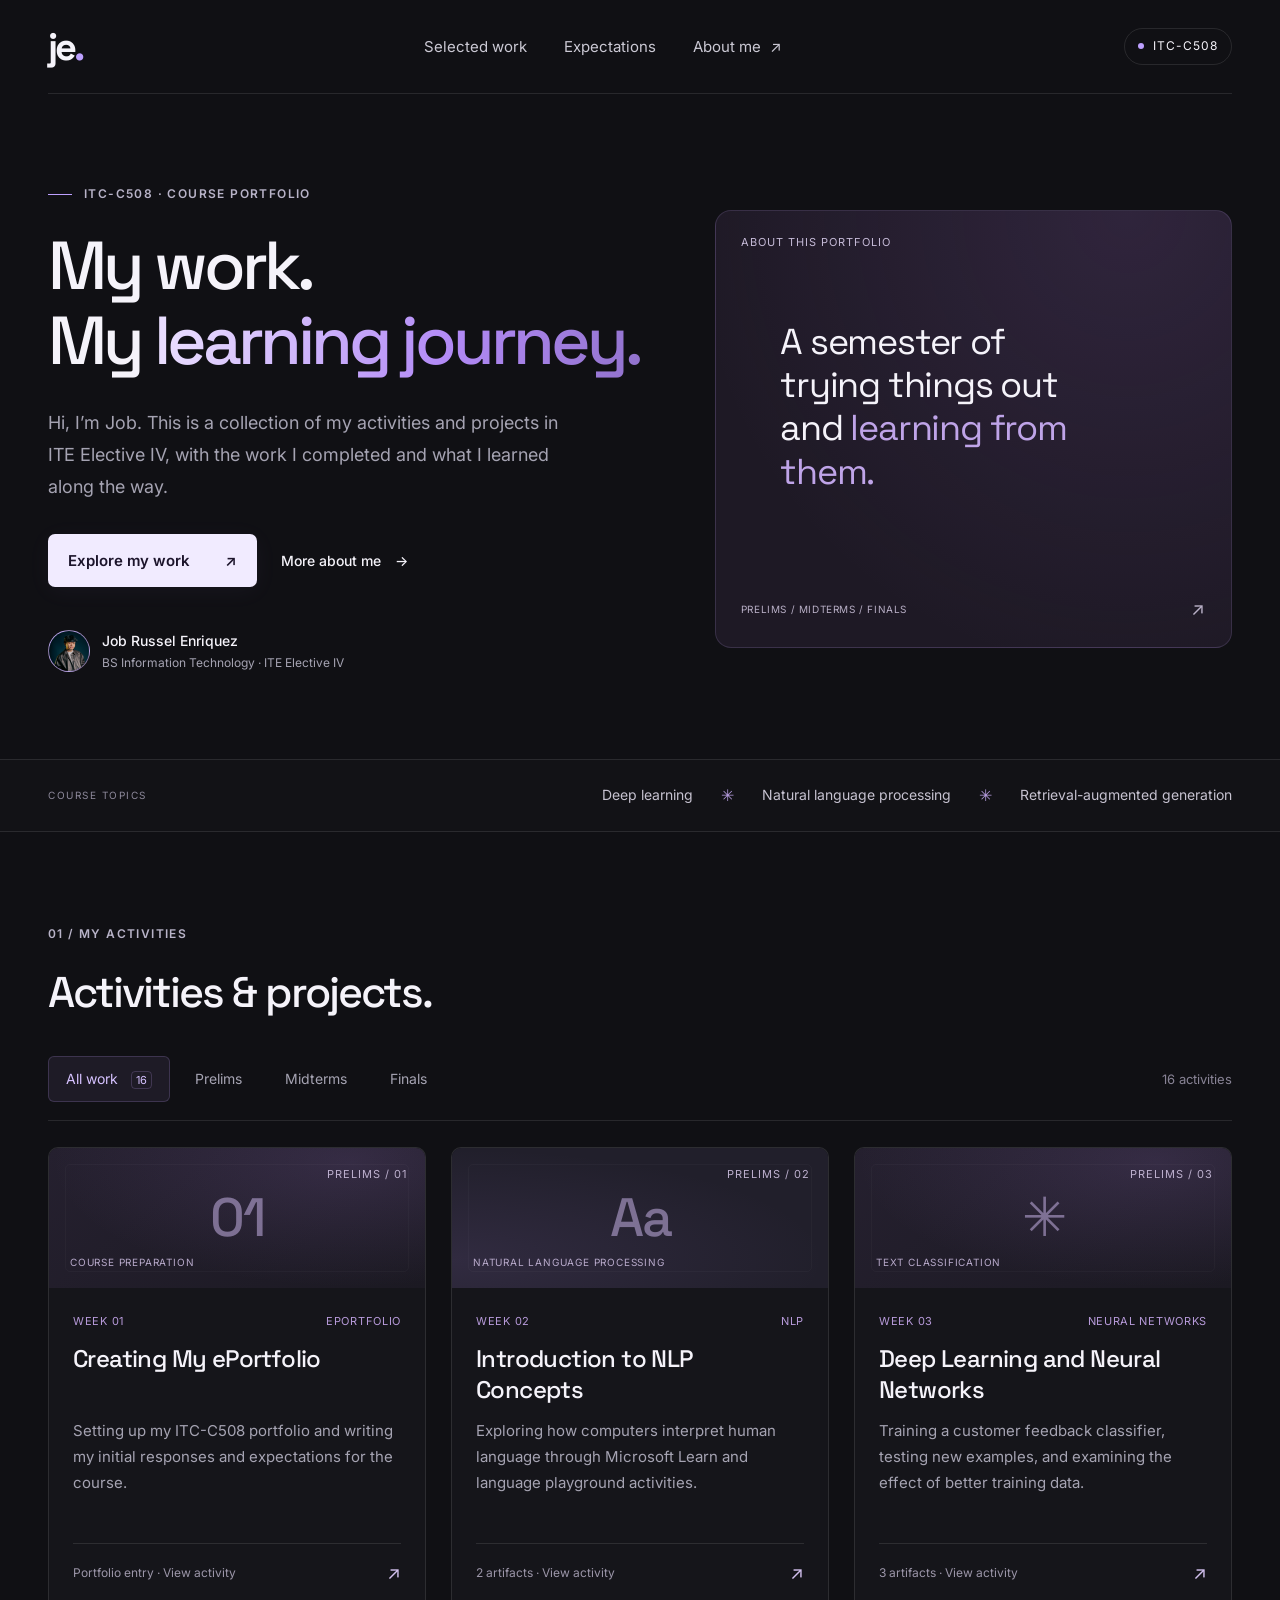
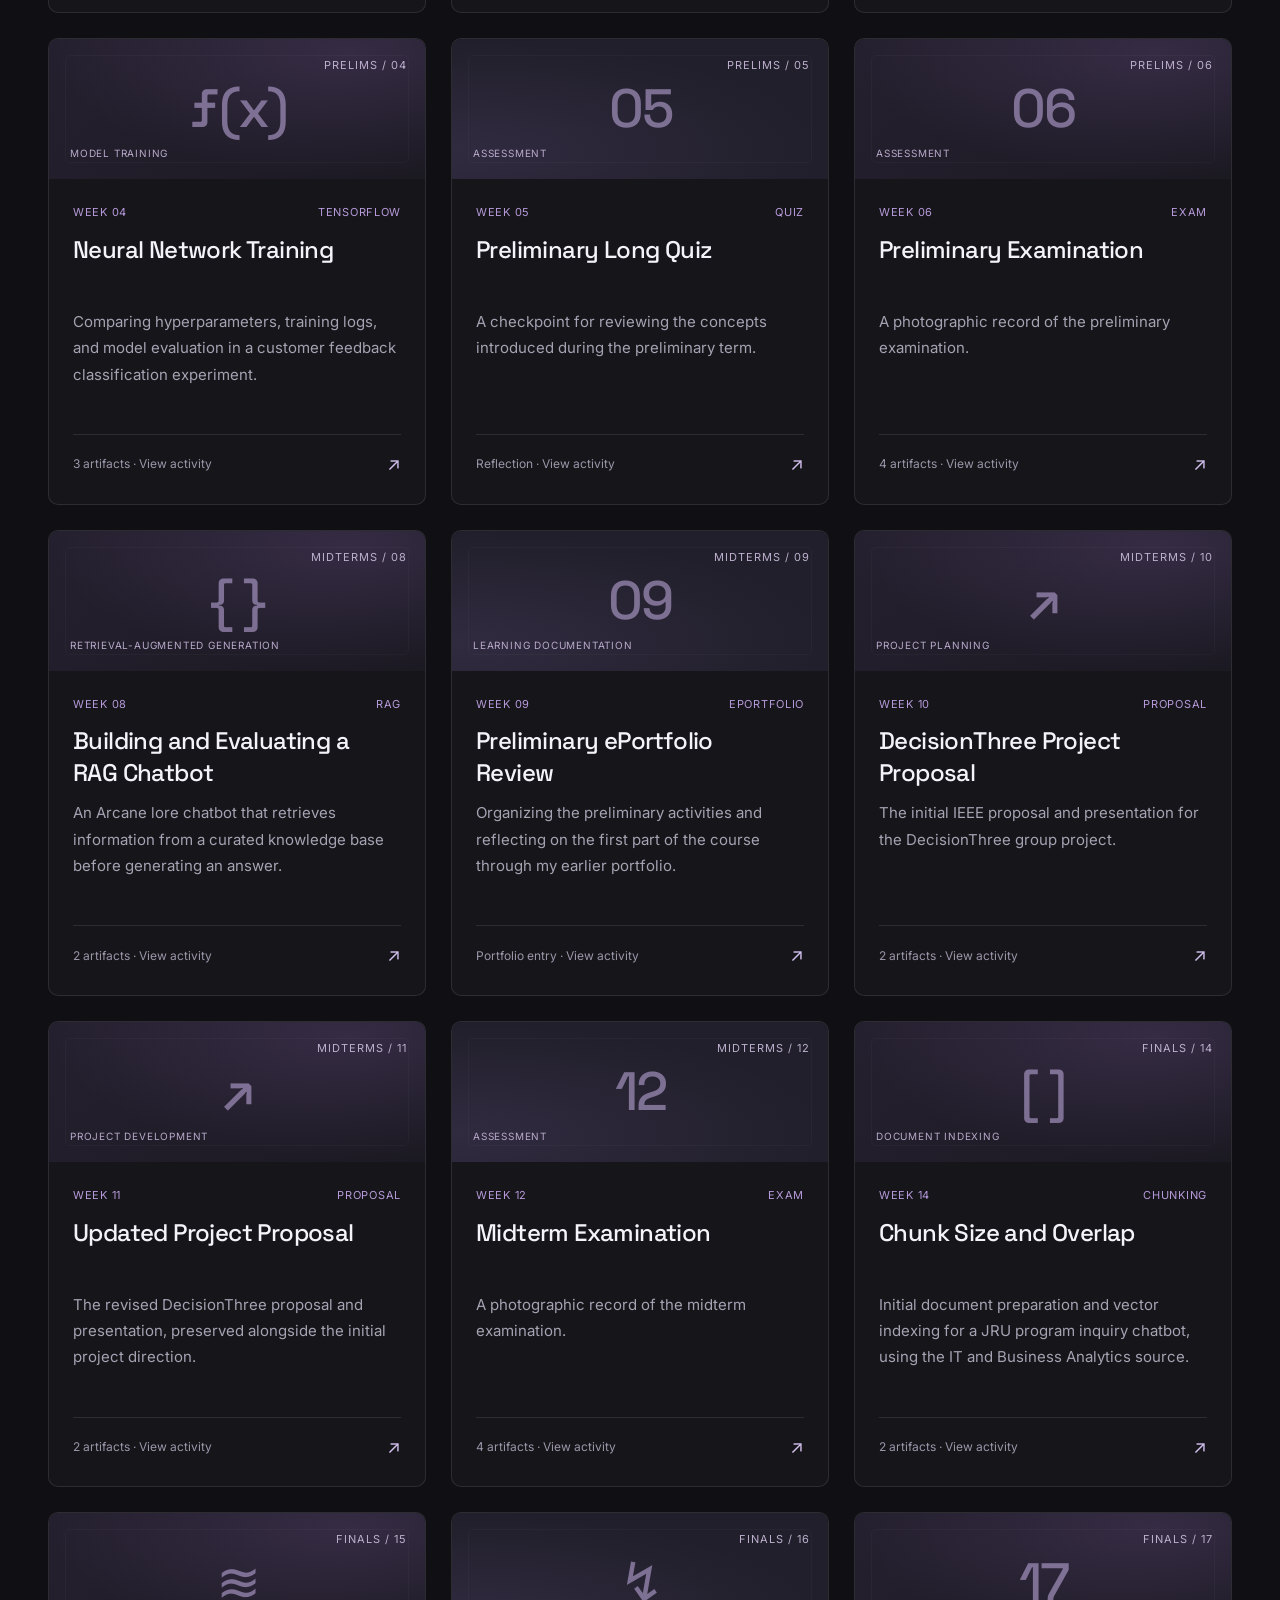
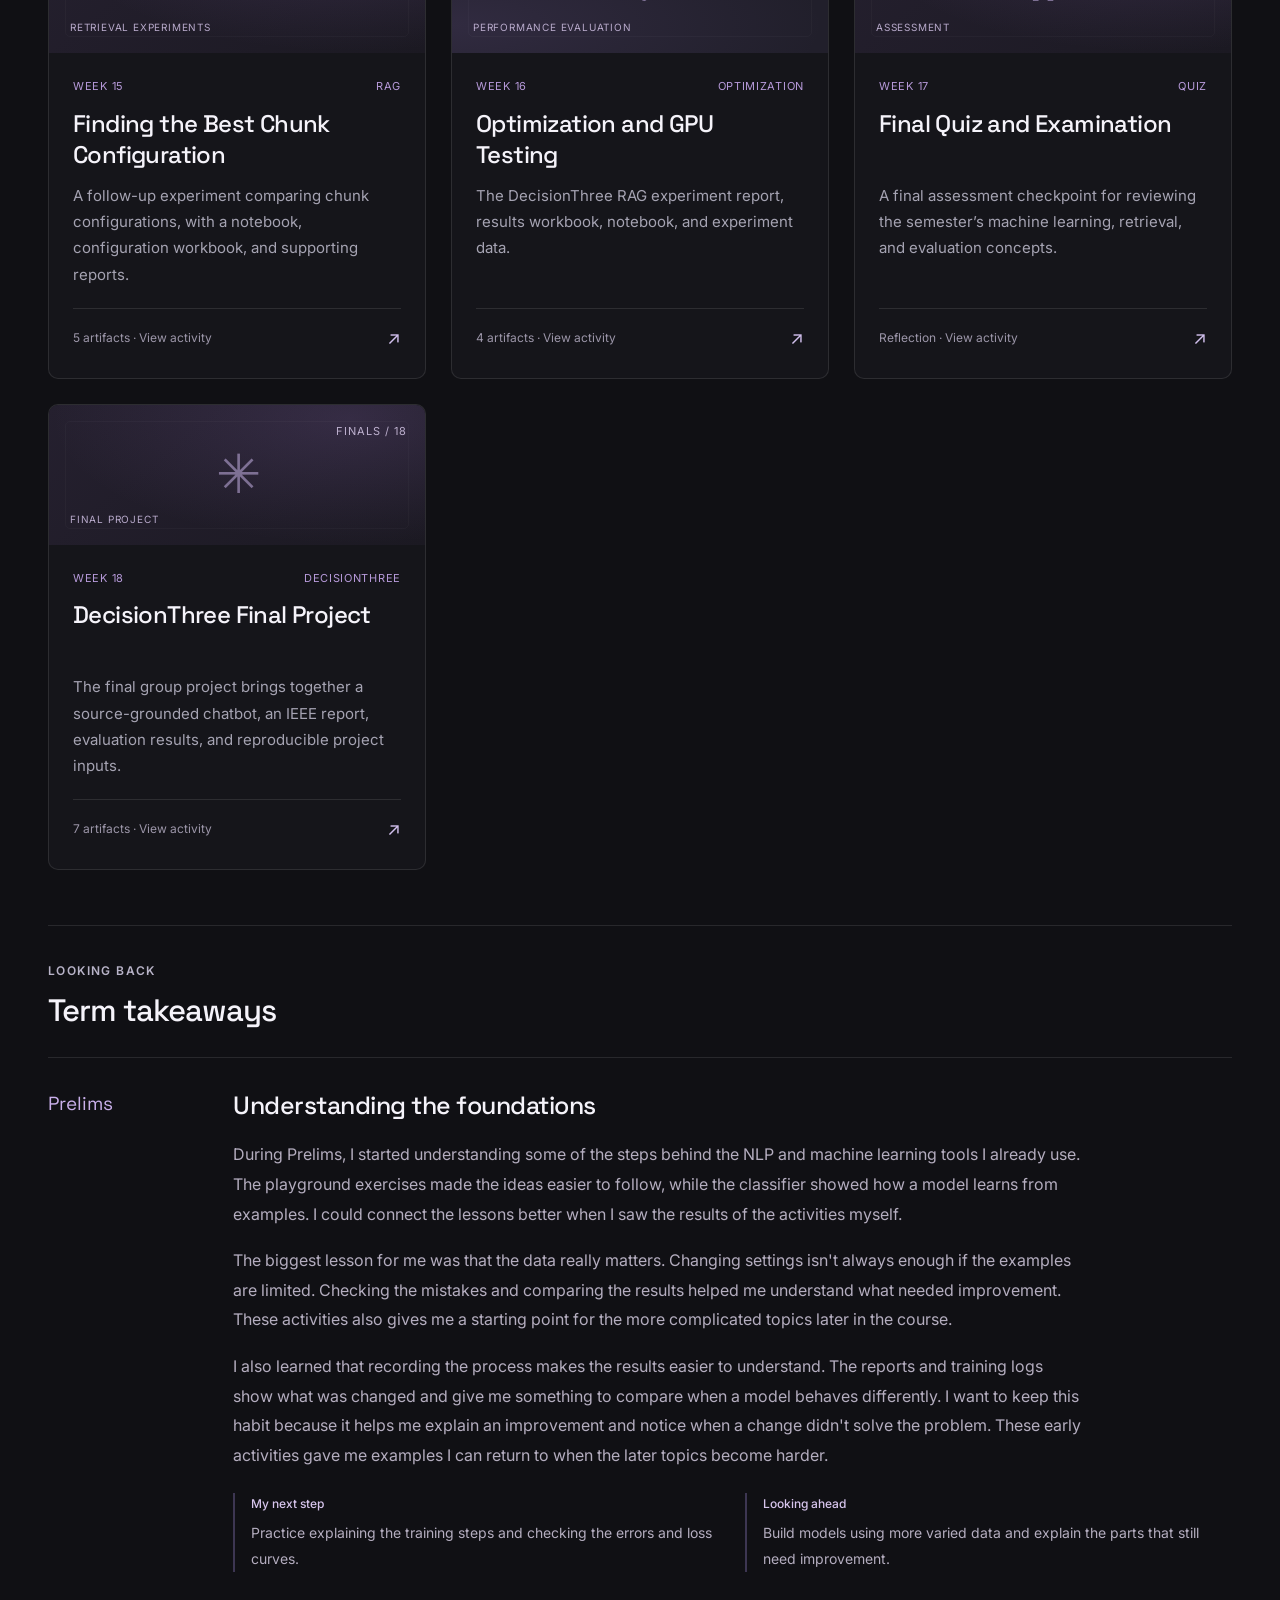
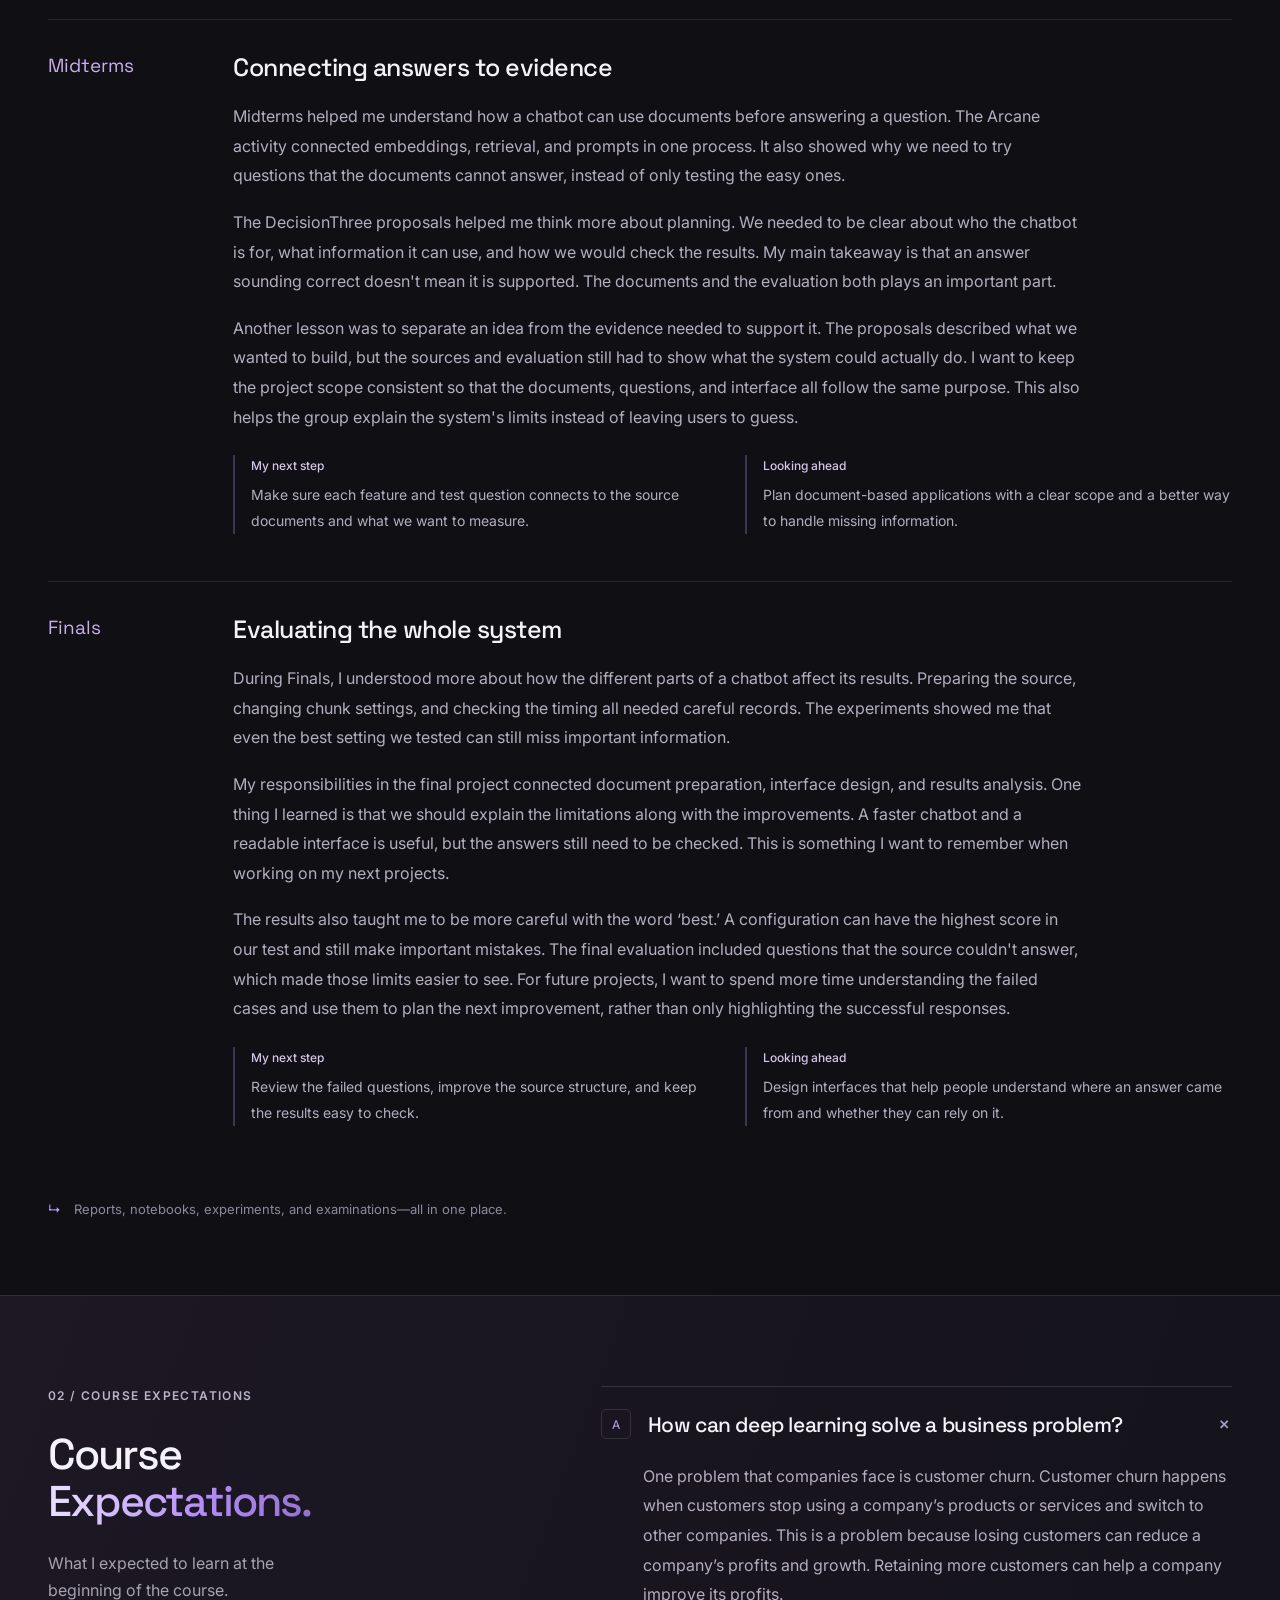
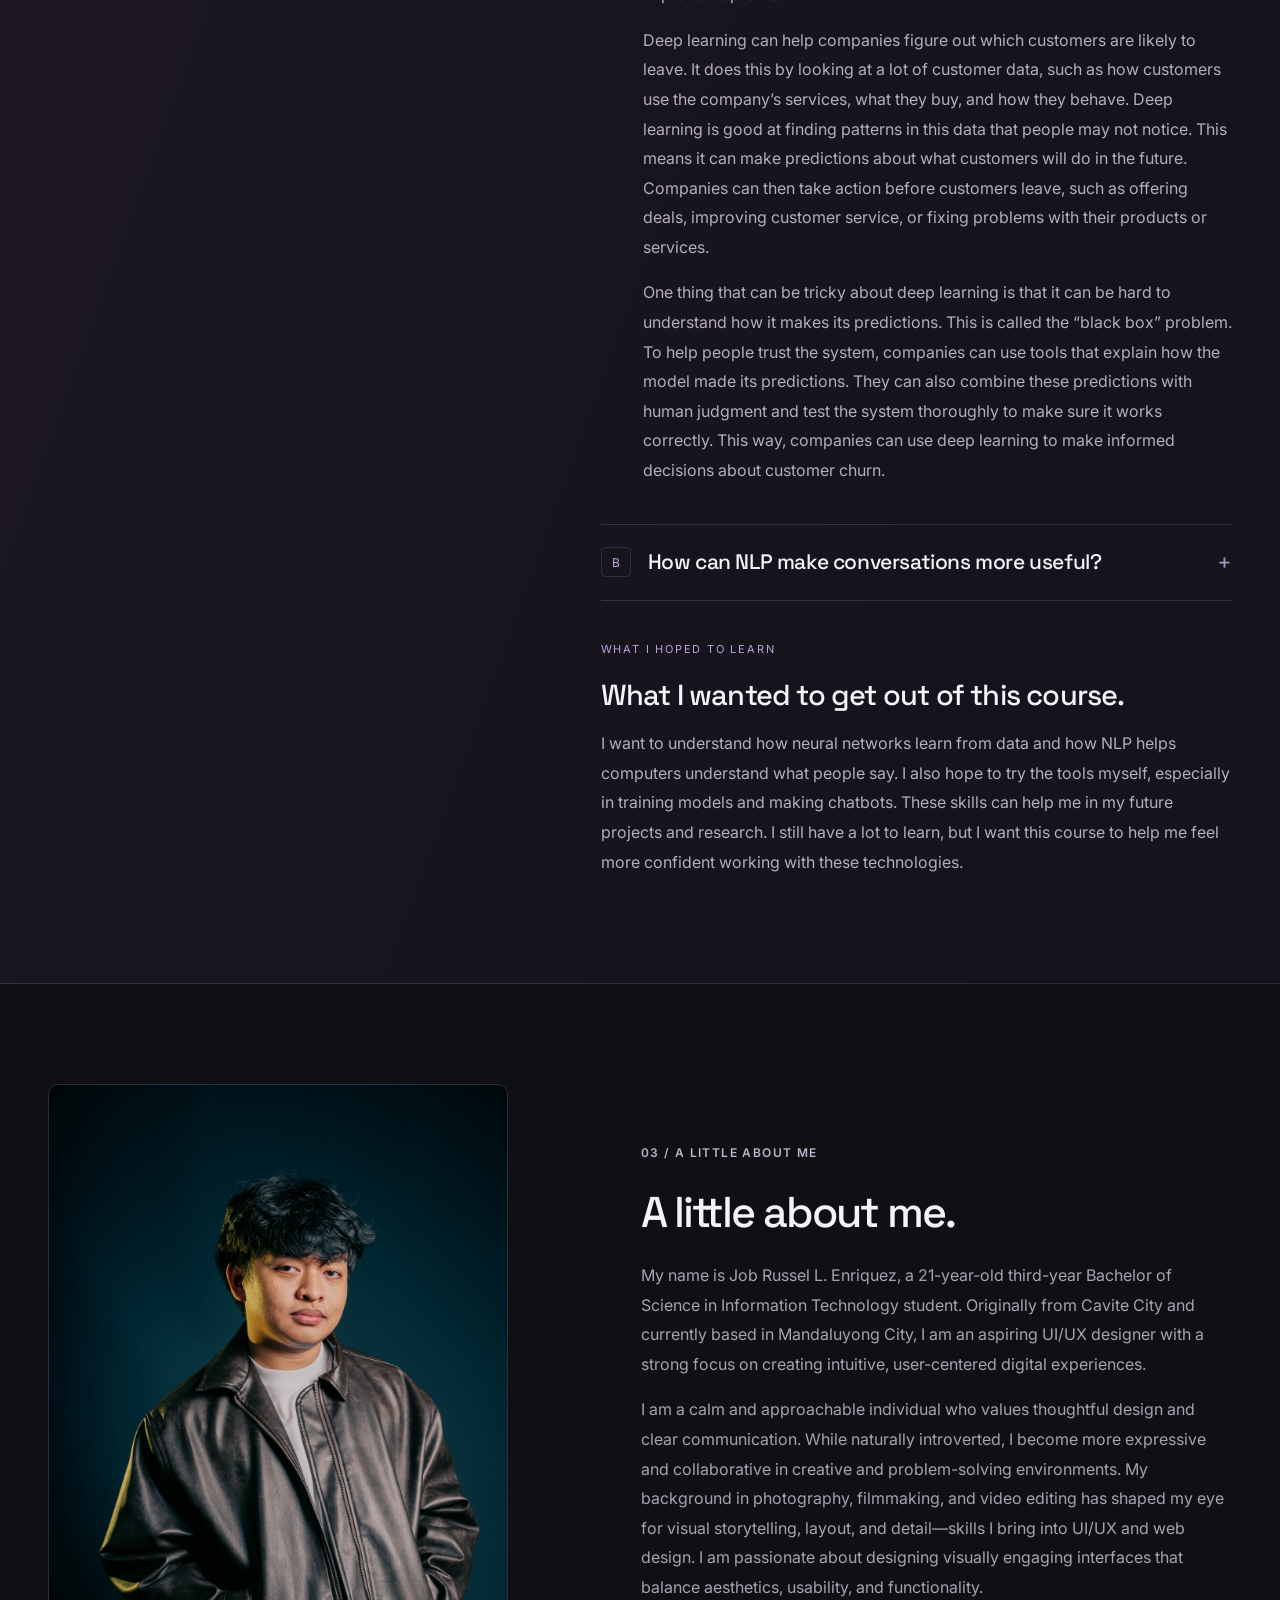
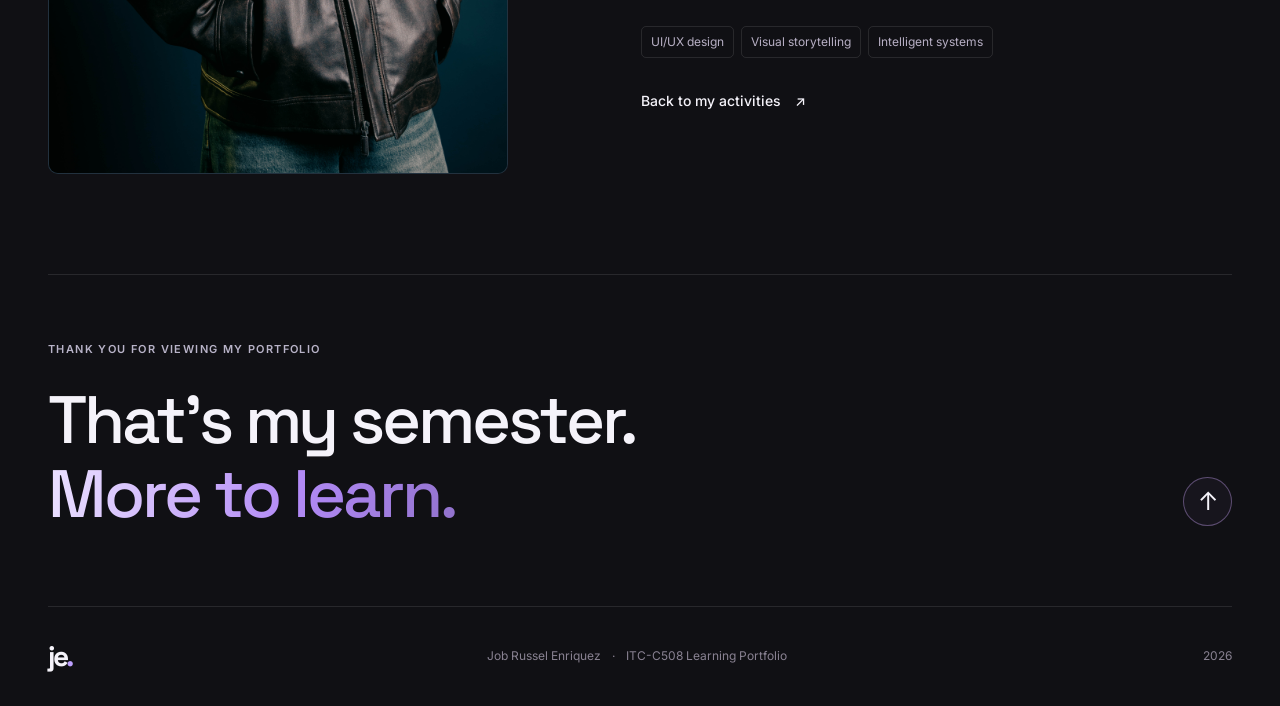
<file: index.html>
<!doctype html>
<html lang="en">
<head>
<meta charset="utf-8"><meta name="viewport" content="width=device-width,initial-scale=1">
<meta name="description" content="Job Russel Enriquez’s ITC-C508 learning portfolio. Explore a semester of deep learning, natural language processing, and retrieval-augmented generation.">
<meta name="theme-color" content="#101014"><title>Job Enriquez — Learning Portfolio</title>
<link rel="preconnect" href="https://fonts.googleapis.com"><link rel="preconnect" href="https://fonts.gstatic.com" crossorigin>
<link href="https://fonts.googleapis.com/css2?family=Inter:wght@400;450;500;550;600;650;700&family=Space+Grotesk:wght@400;500;600;700&display=swap" rel="stylesheet">
<link rel="stylesheet" href="assets/style.css"><link rel="stylesheet" href="assets/notebook.css"><script src="assets/catalog.js" defer></script><script src="assets/takeaways.js" defer></script><script src="assets/app.js" defer></script>
</head>
<body>
<a class="skip" href="#main">Skip to content</a>
<header class="site-header"><a class="brand" href="#home" aria-label="Job Enriquez home">je<span>.</span></a><nav aria-label="Main navigation"><a href="#work">Selected work</a><a href="#expectations">Expectations</a><a href="#about">About me <span aria-hidden="true">↗</span></a></nav><span class="course-chip"><i></i> ITC-C508</span></header>
<main id="main">
<section class="hero page-width" id="home">
<div class="hero-copy"><p class="eyebrow"><span class="tiny-line"></span> ITC-C508 · COURSE PORTFOLIO</p><h1>My work.<br>My <span class="gradient-text">learning journey.</span></h1><p class="hero-description">Hi, I’m Job. This is a collection of my activities and projects in ITE Elective IV, with the work I completed and what I learned along the way.</p><div class="hero-actions"><a class="button button-light" href="#work">Explore my work <span aria-hidden="true">↗</span></a><a class="text-link" href="#about">More about me <span aria-hidden="true">→</span></a></div><div class="hero-author"><img class="avatar profile-avatar" src="assets/job-enriquez.jpg" alt="Job Russel Enriquez" width="42" height="42"><div><strong>Job Russel Enriquez</strong><span>BS Information Technology · ITE Elective IV</span></div></div></div>
<div class="hero-art" aria-label="About this portfolio"><div class="art-grid"></div><span class="art-label">ABOUT THIS PORTFOLIO</span><div class="orbit orbit-one"></div><div class="orbit orbit-two"></div><div class="core"><span class="core-symbol" aria-hidden="true">✳</span><span>A semester of<br>trying things out<br>and <em>learning from them.</em></span></div><div class="floating-label label-data"><span class="node-icon">01</span><div>Start with data<small>Patterns & possibilities</small></div></div><div class="floating-label label-model"><span class="node-icon">02</span><div>Build & evaluate<small>Learning through iteration</small></div></div><span class="art-footer"><i></i> PRELIMS / MIDTERMS / FINALS <span aria-hidden="true">↗</span></span></div>
</section>
<div class="topic-strip"><div class="page-width"><span>COURSE TOPICS</span><p>Deep learning <b>✳</b> Natural language processing <b>✳</b> Retrieval-augmented generation</p></div></div>
<section id="work" class="work-section page-width"><div class="section-heading"><div><p class="eyebrow">01 / MY ACTIVITIES</p><h2>Activities & projects.</h2></div></div>
<div class="work-toolbar"><div class="filters" role="group" aria-label="Filter activities by term"><button class="active" data-term="All" aria-pressed="true">All work <span>16</span></button><button data-term="Prelims" aria-pressed="false">Prelims</button><button data-term="Midterms" aria-pressed="false">Midterms</button><button data-term="Finals" aria-pressed="false">Finals</button></div><span id="work-count" aria-live="polite">16 activities</span></div>
<div class="activities" id="activities"></div><noscript><p>Enable JavaScript to browse activities. Your original files are stored in the ACTIVITIES folder.</p></noscript>
<div id="term-takeaways" class="term-takeaways" aria-label="Term takeaways"></div>
<div class="work-note"><span aria-hidden="true">↳</span> Reports, notebooks, experiments, and examinations—all in one place.</div>
</section>
<section class="expectations-section" id="expectations"><div class="page-width expectations-layout"><div class="sticky-title"><p class="eyebrow">02 / COURSE EXPECTATIONS</p><h2>Course<br><span class="gradient-text">Expectations.</span></h2><p>What I expected to learn at the beginning of the course.</p><span class="section-marker" aria-hidden="true">✳</span></div><div class="expectation-content">
<details open><summary><span class="question-number">A</span><span>How can deep learning solve a business problem?</span><span class="expand" aria-hidden="true">+</span></summary><div class="answer"><p>One problem that companies face is customer churn. Customer churn happens when customers stop using a company’s products or services and switch to other companies. This is a problem because losing customers can reduce a company’s profits and growth. Retaining more customers can help a company improve its profits.</p><p>Deep learning can help companies figure out which customers are likely to leave. It does this by looking at a lot of customer data, such as how customers use the company’s services, what they buy, and how they behave. Deep learning is good at finding patterns in this data that people may not notice. This means it can make predictions about what customers will do in the future. Companies can then take action before customers leave, such as offering deals, improving customer service, or fixing problems with their products or services.</p><p>One thing that can be tricky about deep learning is that it can be hard to understand how it makes its predictions. This is called the “black box” problem. To help people trust the system, companies can use tools that explain how the model made its predictions. They can also combine these predictions with human judgment and test the system thoroughly to make sure it works correctly. This way, companies can use deep learning to make informed decisions about customer churn.</p></div></details>
<details><summary><span class="question-number">B</span><span>How can NLP make conversations more useful?</span><span class="expand" aria-hidden="true">+</span></summary><div class="answer"><p>Organizations today use Natural Language Processing models to build systems such as chatbots and virtual assistants. These systems can understand what people are saying, answer their questions, and communicate with them naturally. Natural Language Processing helps computers make sense of what people say and type so they can interact with people more effectively.</p><p>A lot of companies use chatbots powered by Natural Language Processing for customer service. These chatbots can answer people’s questions, help them with problems, and communicate through text or speech. They can also adjust their responses based on what a person needs and how they like to communicate. This helps companies provide more personalized support and reduces the workload of their employees.</p><p>In schools, Natural Language Processing is used in tutoring systems and learning chatbots. These systems can give learners immediate feedback, answer their questions, and adjust to their learning pace. Chatbots can help people learn in a way that suits them and provide information at the moment they need it.</p><p>Overall, Natural Language Processing models help organizations build intelligent systems that understand the context of a conversation. By considering what people need and how they communicate, these systems can provide more accurate, helpful, and personalized interactions in real time.</p></div></details>
<div class="expectation-reflection"><span class="small-label">WHAT I HOPED TO LEARN</span><h3>What I wanted to get out of this course.</h3><p>I want to understand how neural networks learn from data and how NLP helps computers understand what people say. I also hope to try the tools myself, especially in training models and making chatbots. These skills can help me in my future projects and research. I still have a lot to learn, but I want this course to help me feel more confident working with these technologies.</p></div>
</div></div></section>
<section class="about-section page-width" id="about"><div class="about-portrait"><img class="profile-portrait" src="assets/job-enriquez.jpg" alt="Portrait of Job Russel L. Enriquez wearing a black leather jacket against a dark teal background" width="4672" height="7008" loading="lazy"></div><div class="about-copy"><p class="eyebrow">03 / A LITTLE ABOUT ME</p><h2>A little about me.</h2><p>My name is Job Russel L. Enriquez, a 21-year-old third-year Bachelor of Science in Information Technology student. Originally from Cavite City and currently based in Mandaluyong City, I am an aspiring UI/UX designer with a strong focus on creating intuitive, user-centered digital experiences.</p><p>I am a calm and approachable individual who values thoughtful design and clear communication. While naturally introverted, I become more expressive and collaborative in creative and problem-solving environments. My background in photography, filmmaking, and video editing has shaped my eye for visual storytelling, layout, and detail—skills I bring into UI/UX and web design. I am passionate about designing visually engaging interfaces that balance aesthetics, usability, and functionality.</p><div class="about-tags"><span>UI/UX design</span><span>Visual storytelling</span><span>Intelligent systems</span></div><a class="text-link" href="#work">Back to my activities <span aria-hidden="true">↗</span></a></div></section>
<section class="closing page-width"><p class="eyebrow">THANK YOU FOR VIEWING MY PORTFOLIO</p><h2>That’s my semester.<br><span class="gradient-text">More to learn.</span></h2><a href="#home" class="back-top" aria-label="Back to top">↑</a></section>
</main><footer class="page-width"><a class="brand" href="#home">je<span>.</span></a><p>Job Russel Enriquez <span>·</span> ITC-C508 Learning Portfolio</p><span>2026</span></footer>
<dialog id="activity-dialog" aria-labelledby="activity-title"><div class="dialog-top"><span id="dialog-label"></span><button class="close-button" aria-label="Close activity">Close <span aria-hidden="true">×</span></button></div><div id="activity-content"></div></dialog>
</body></html>
</file>
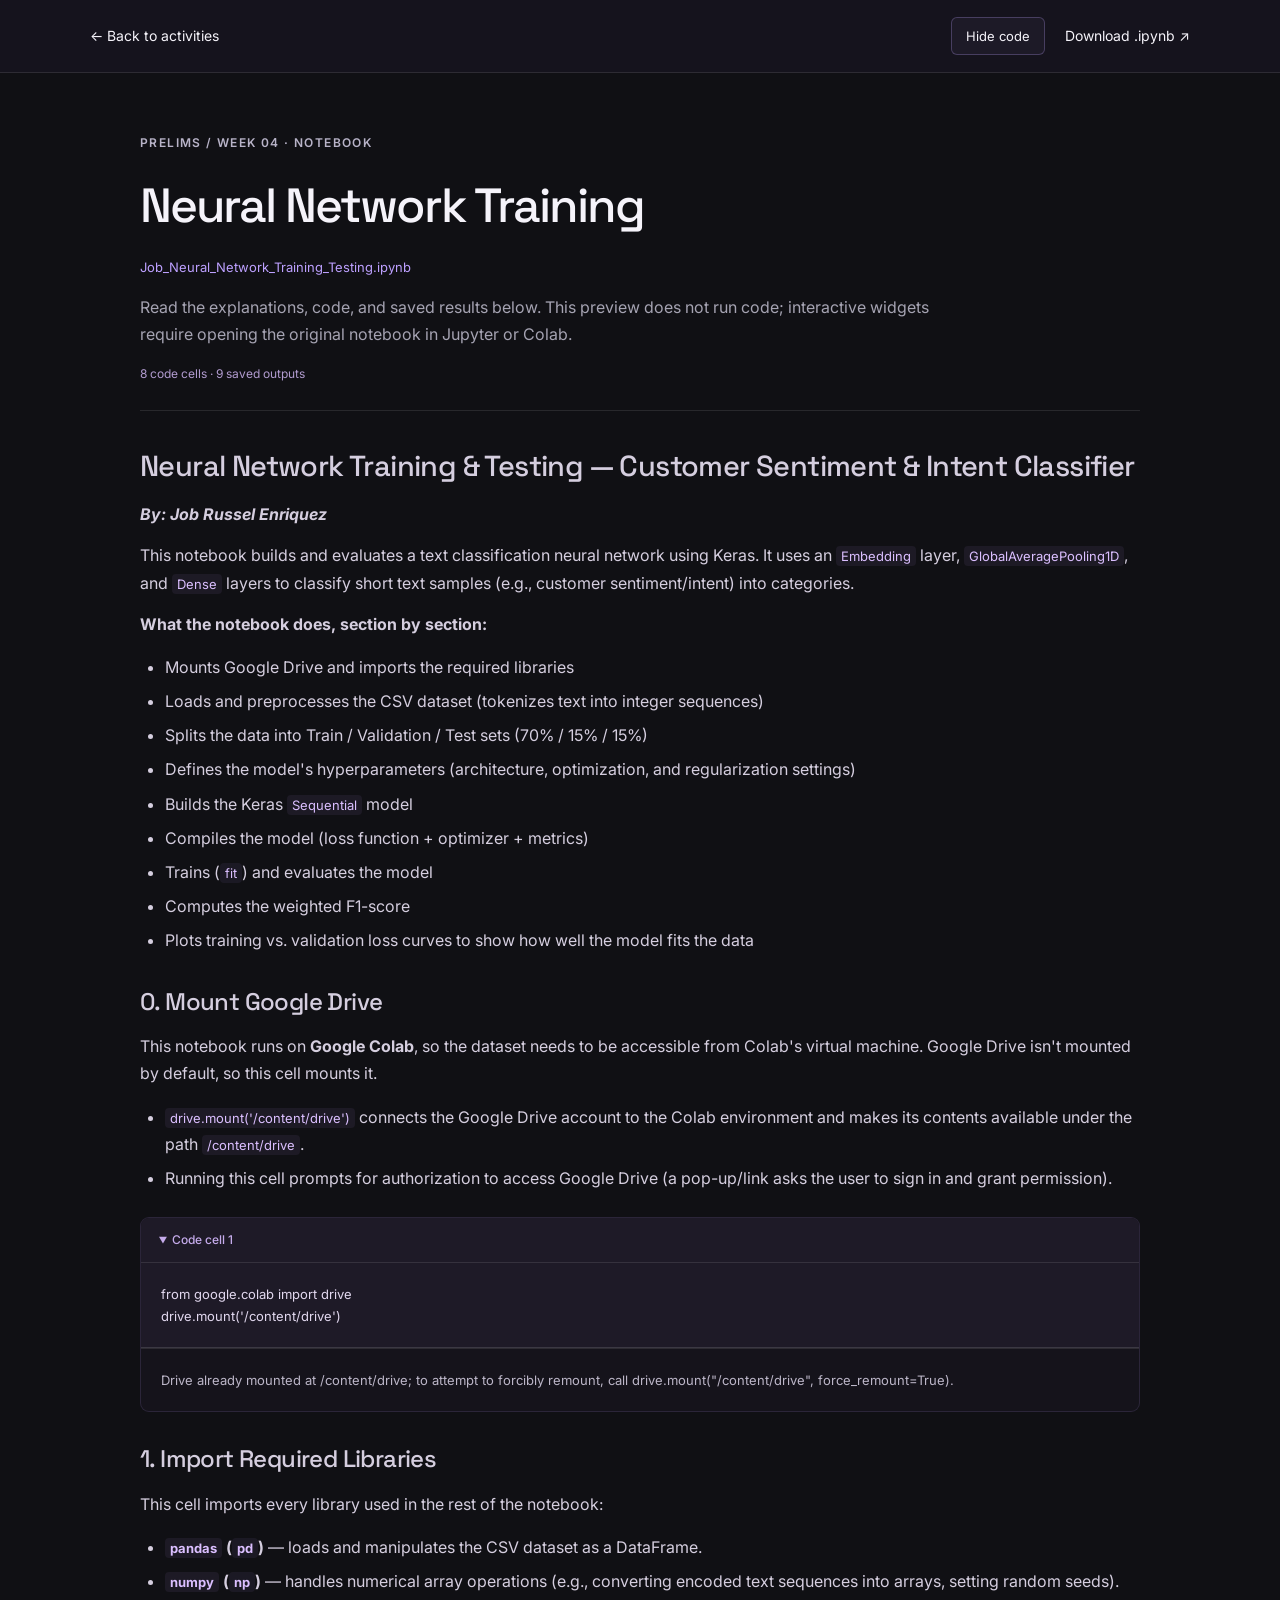
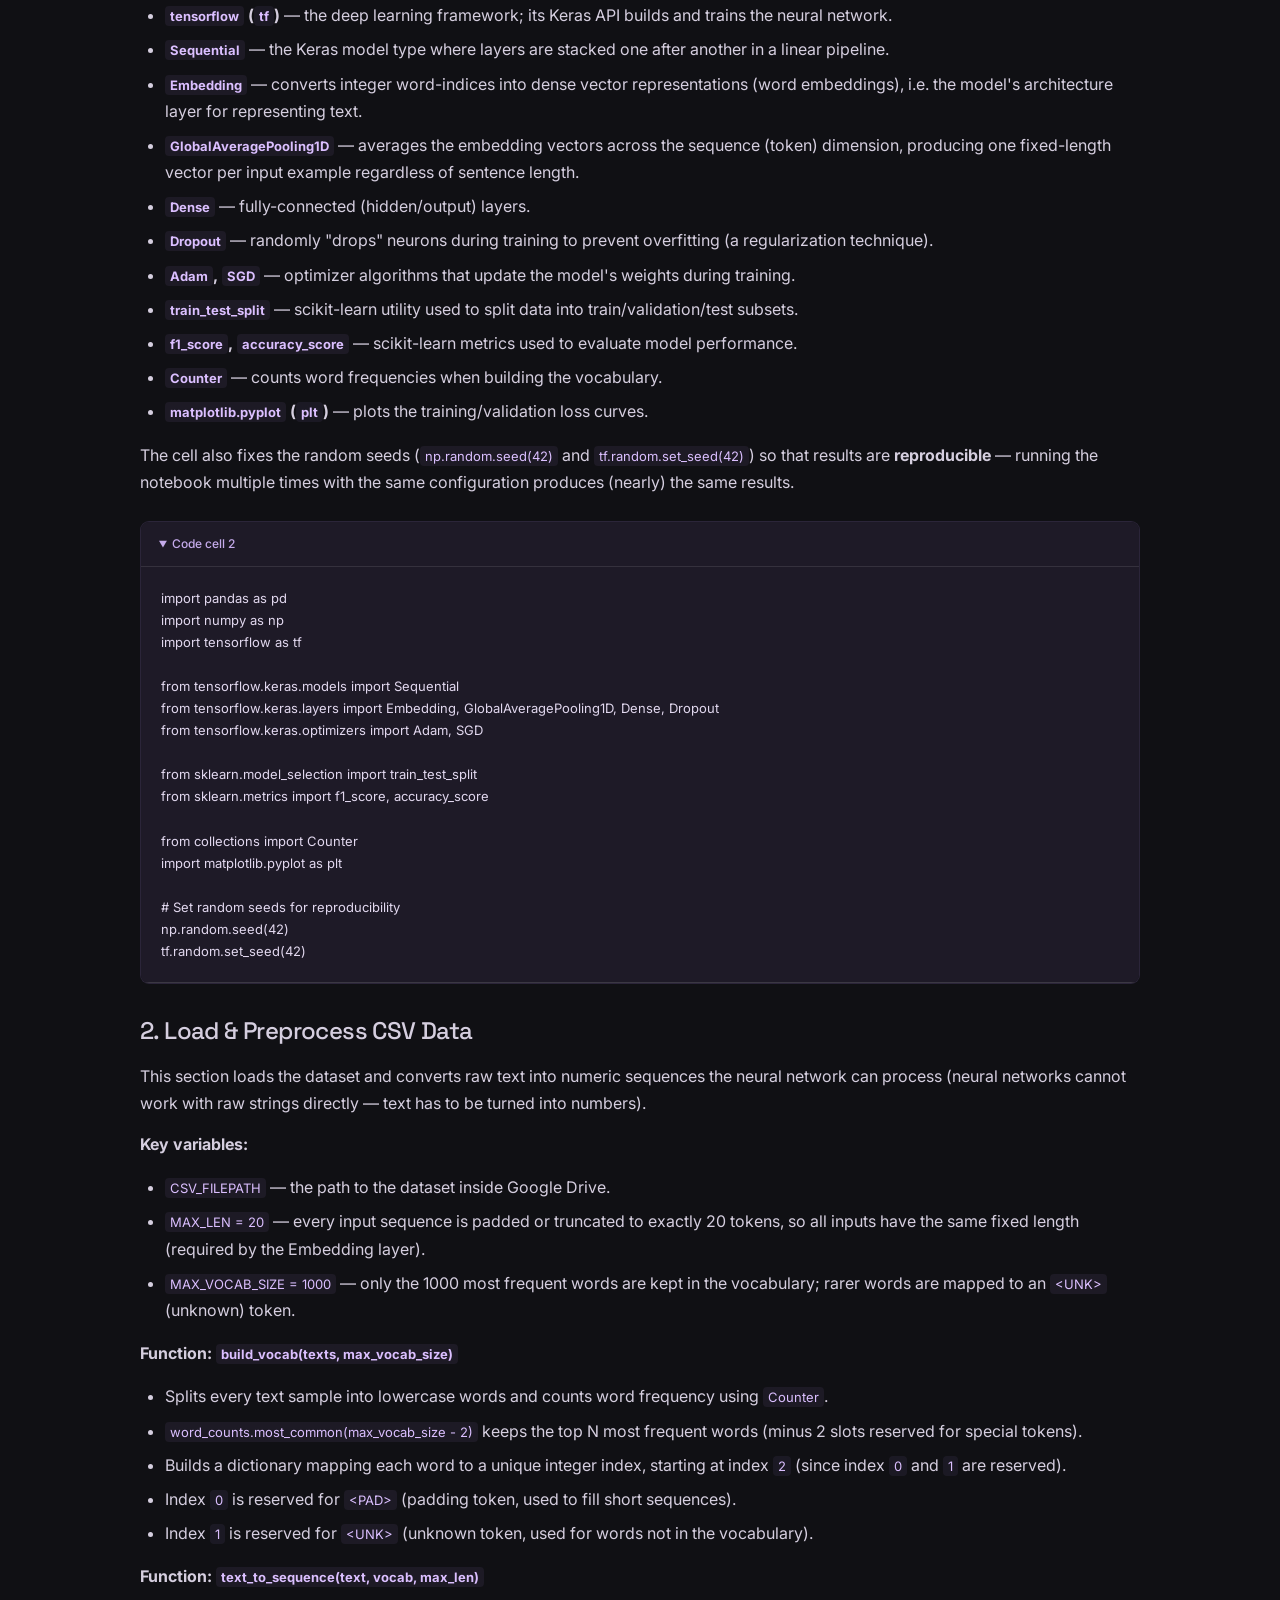
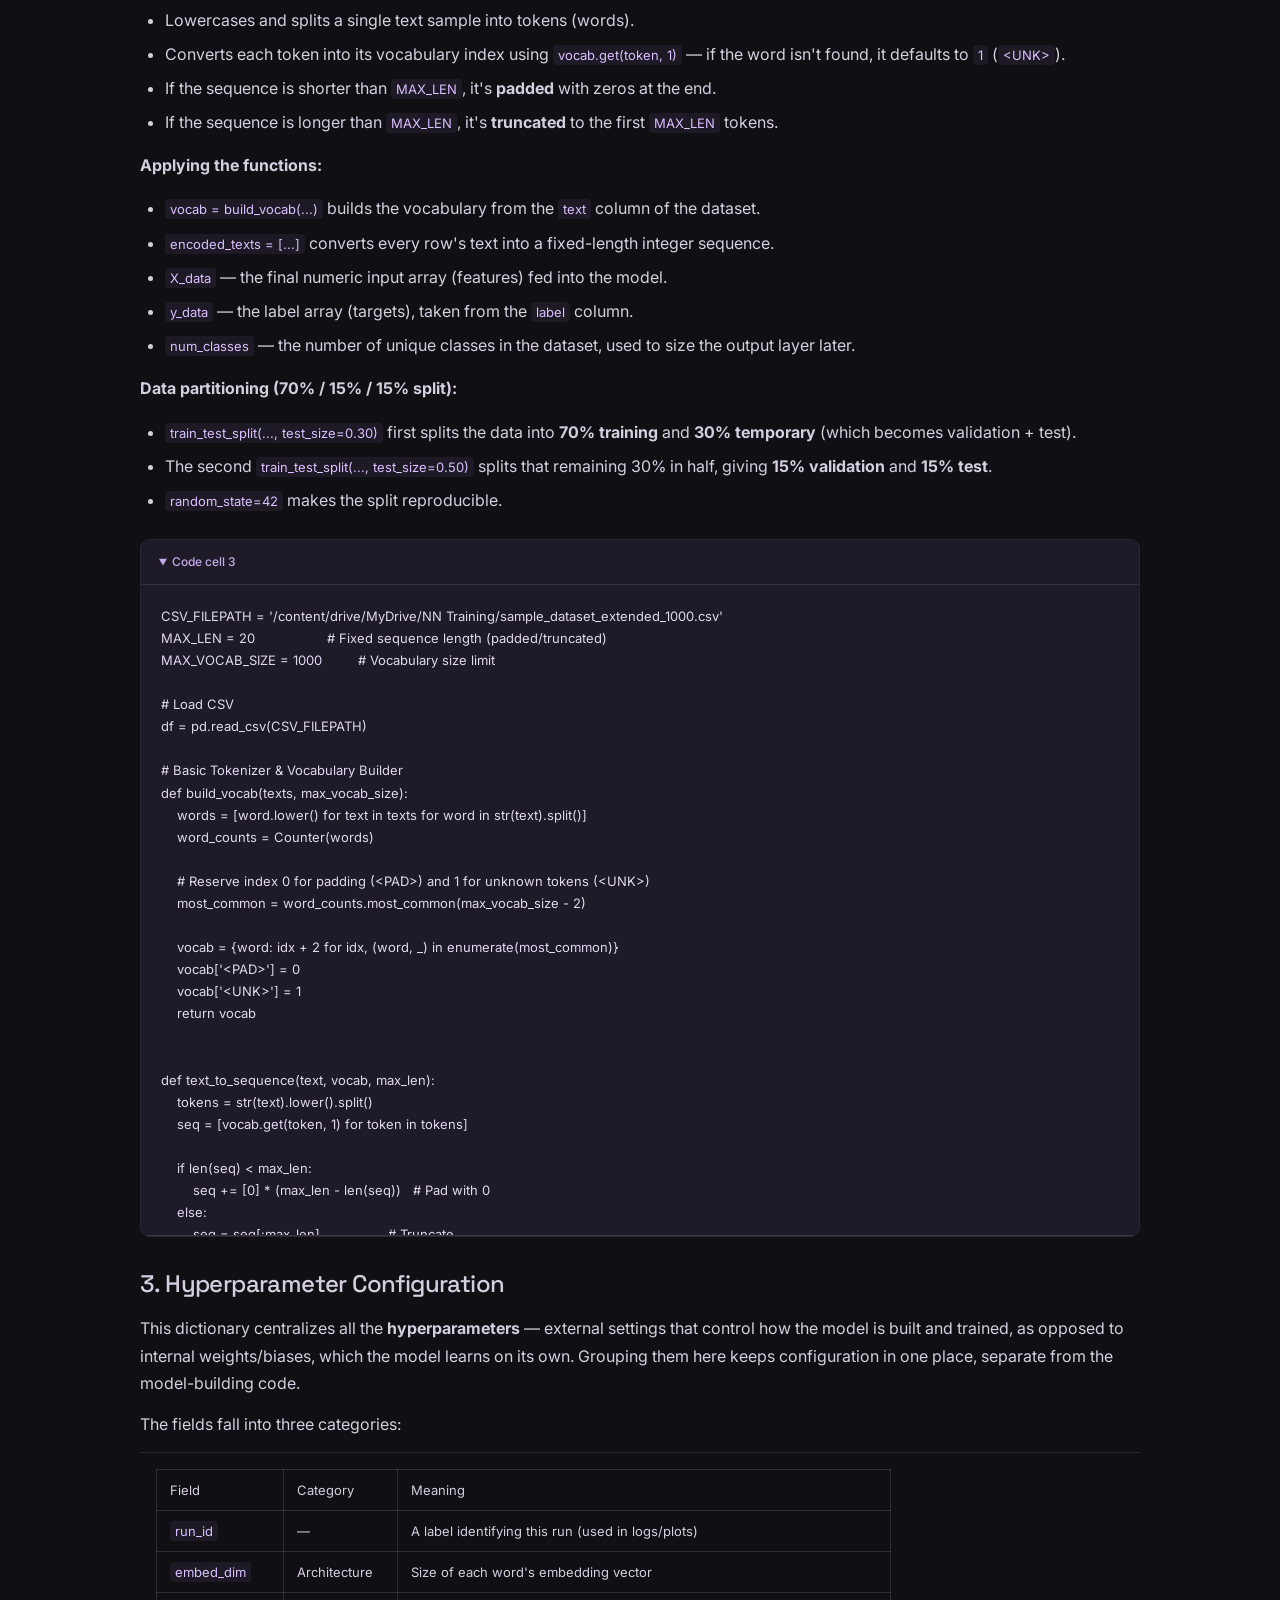
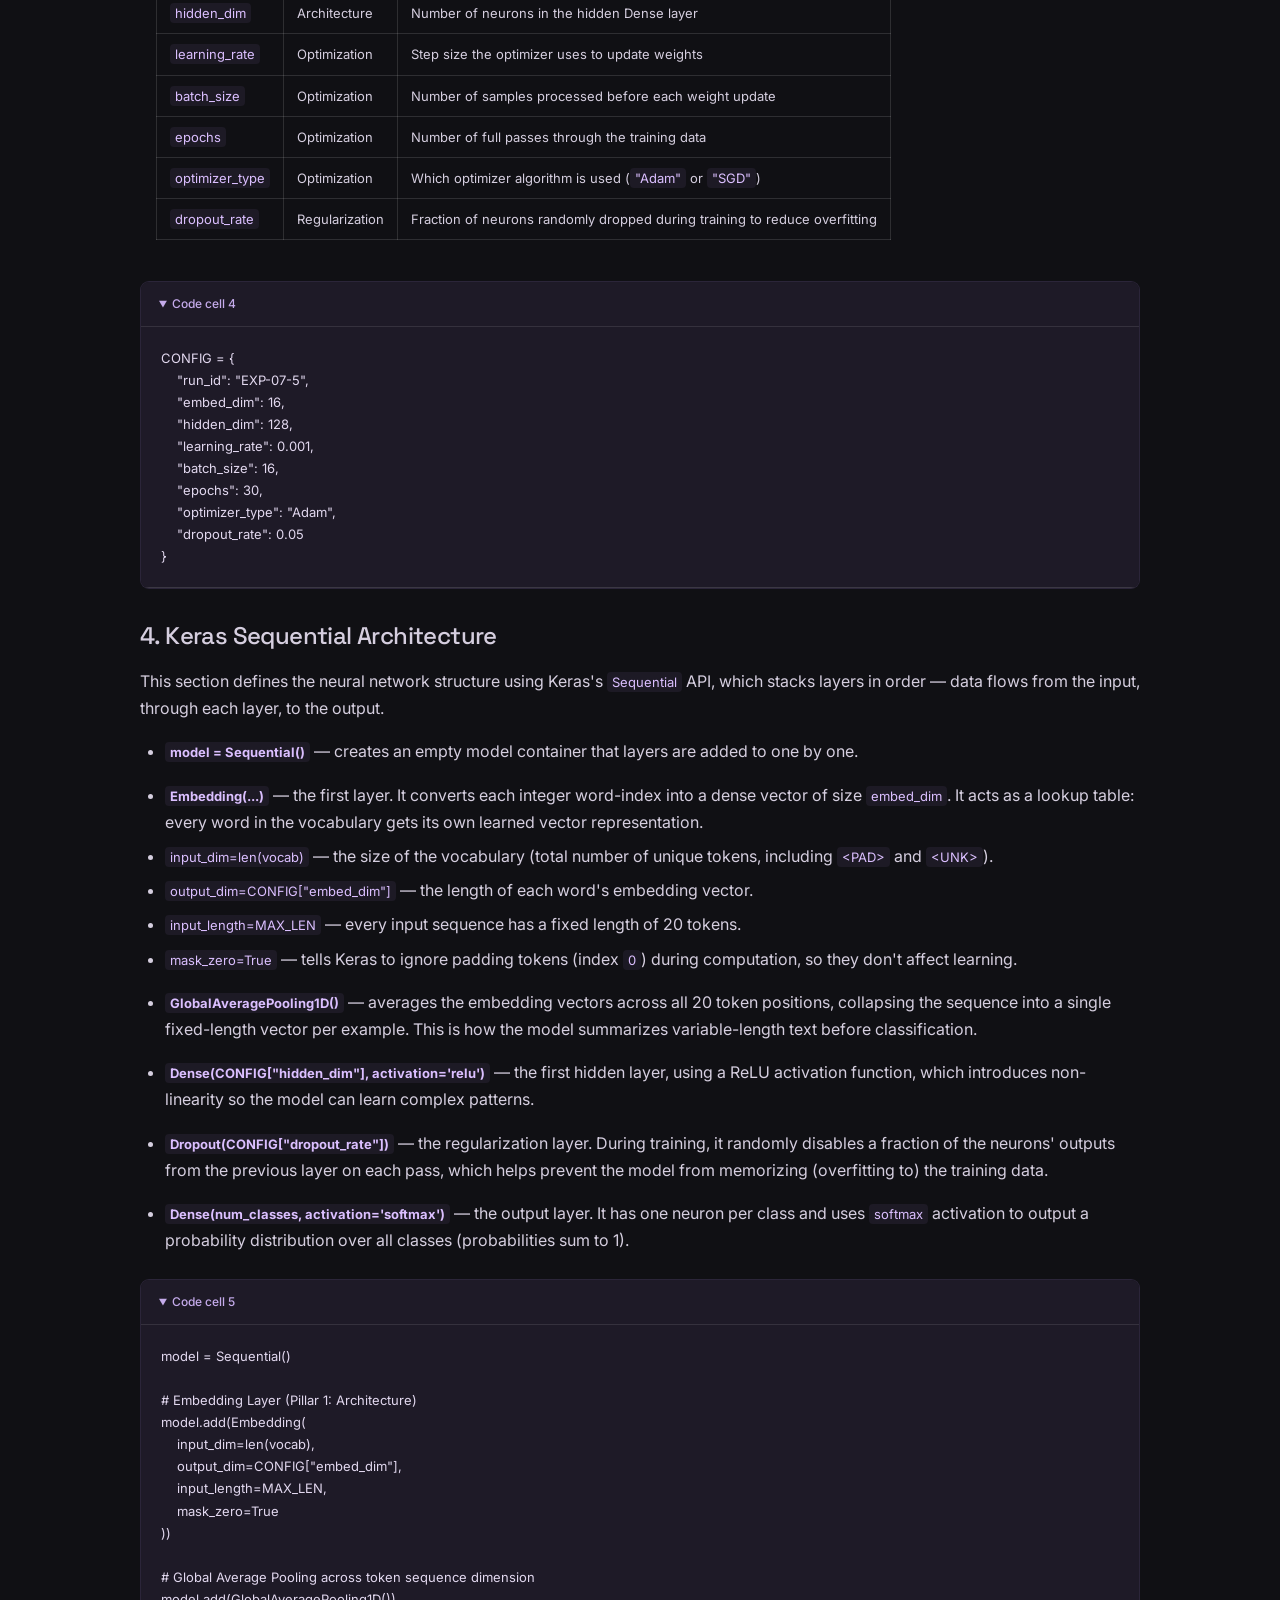
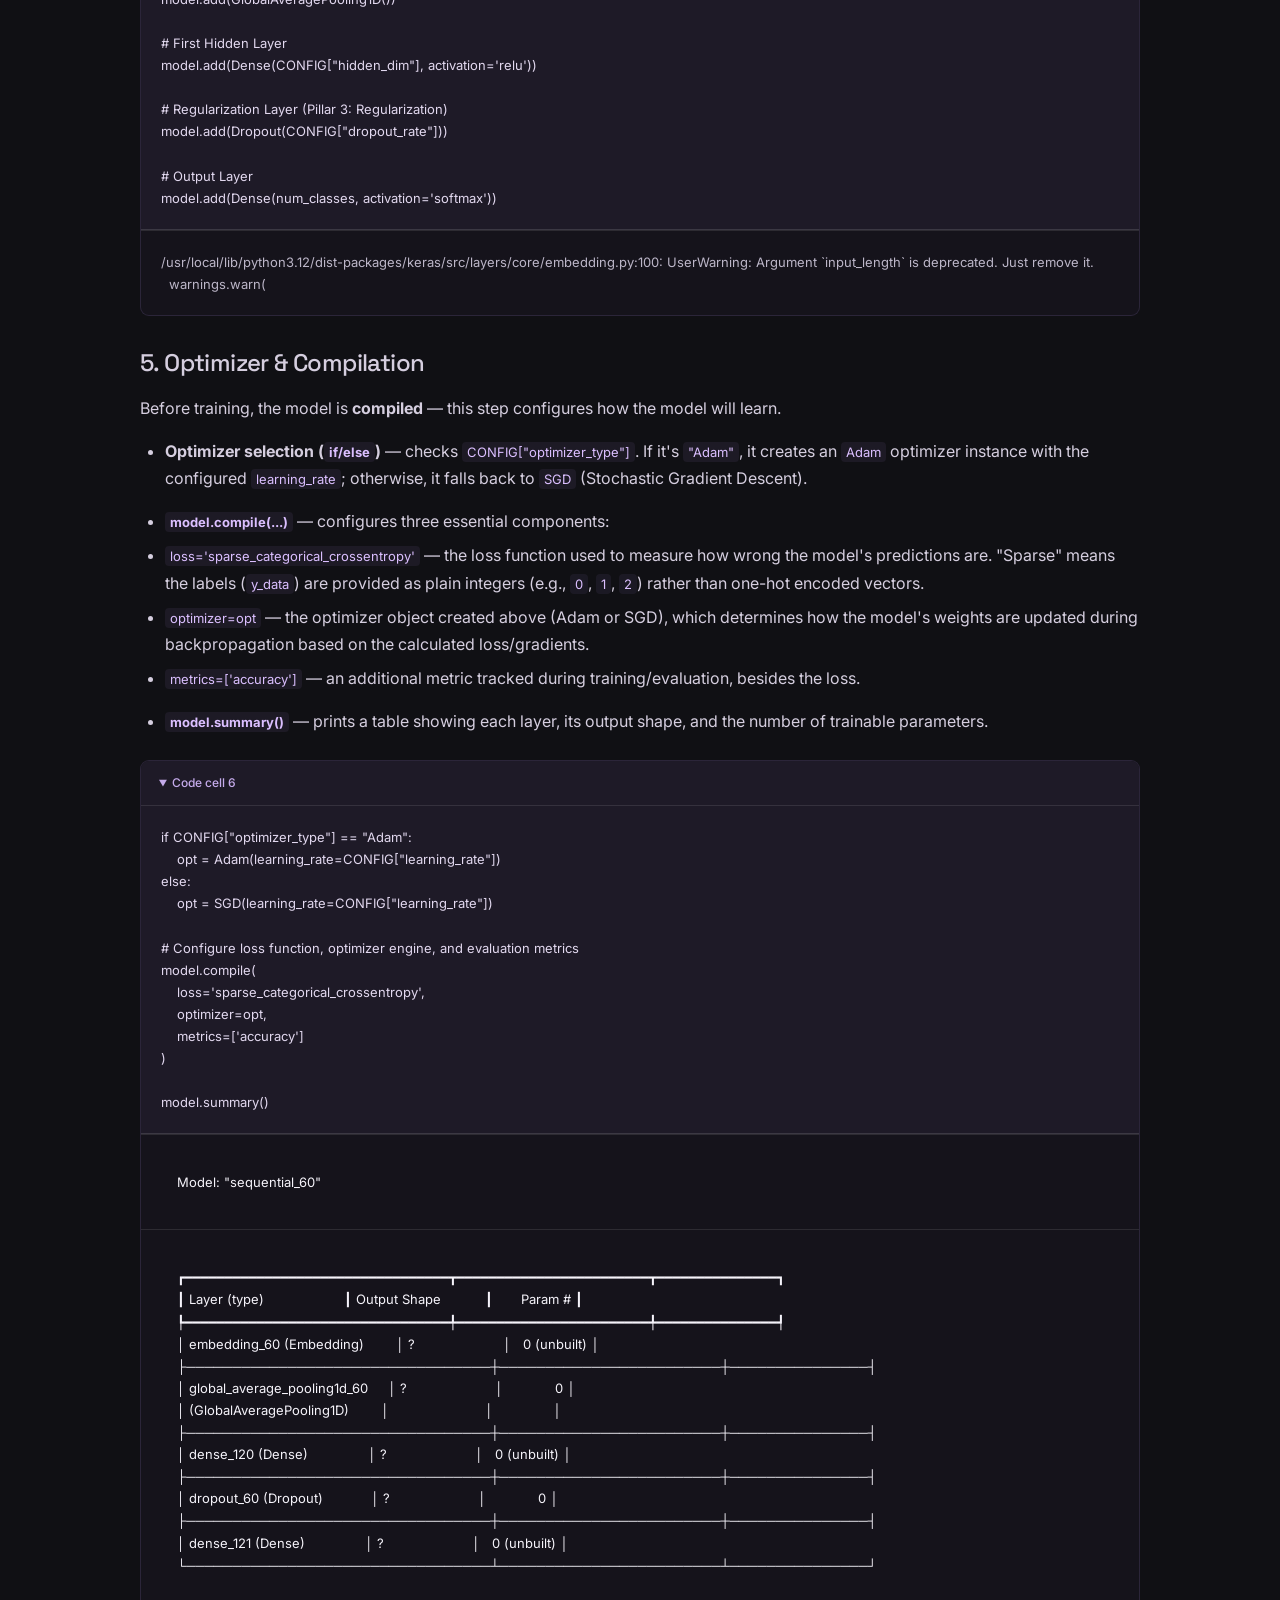
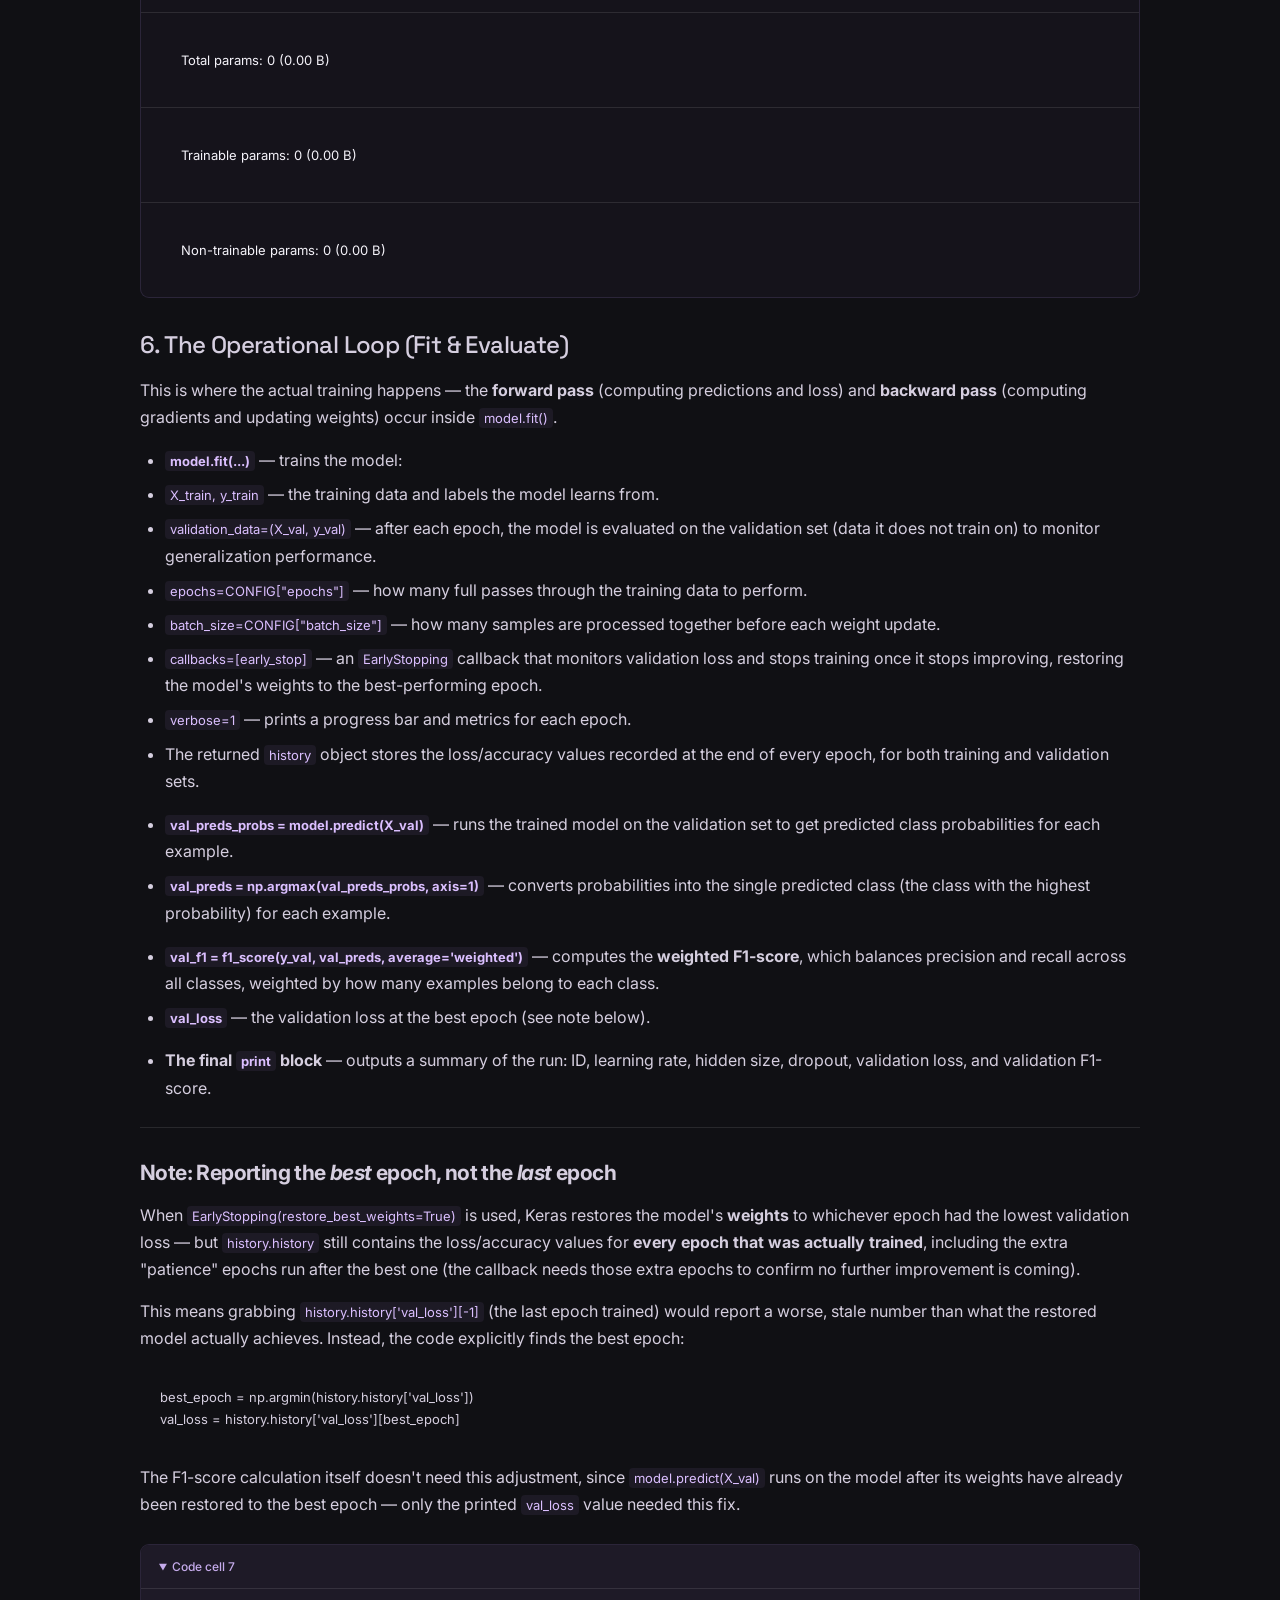
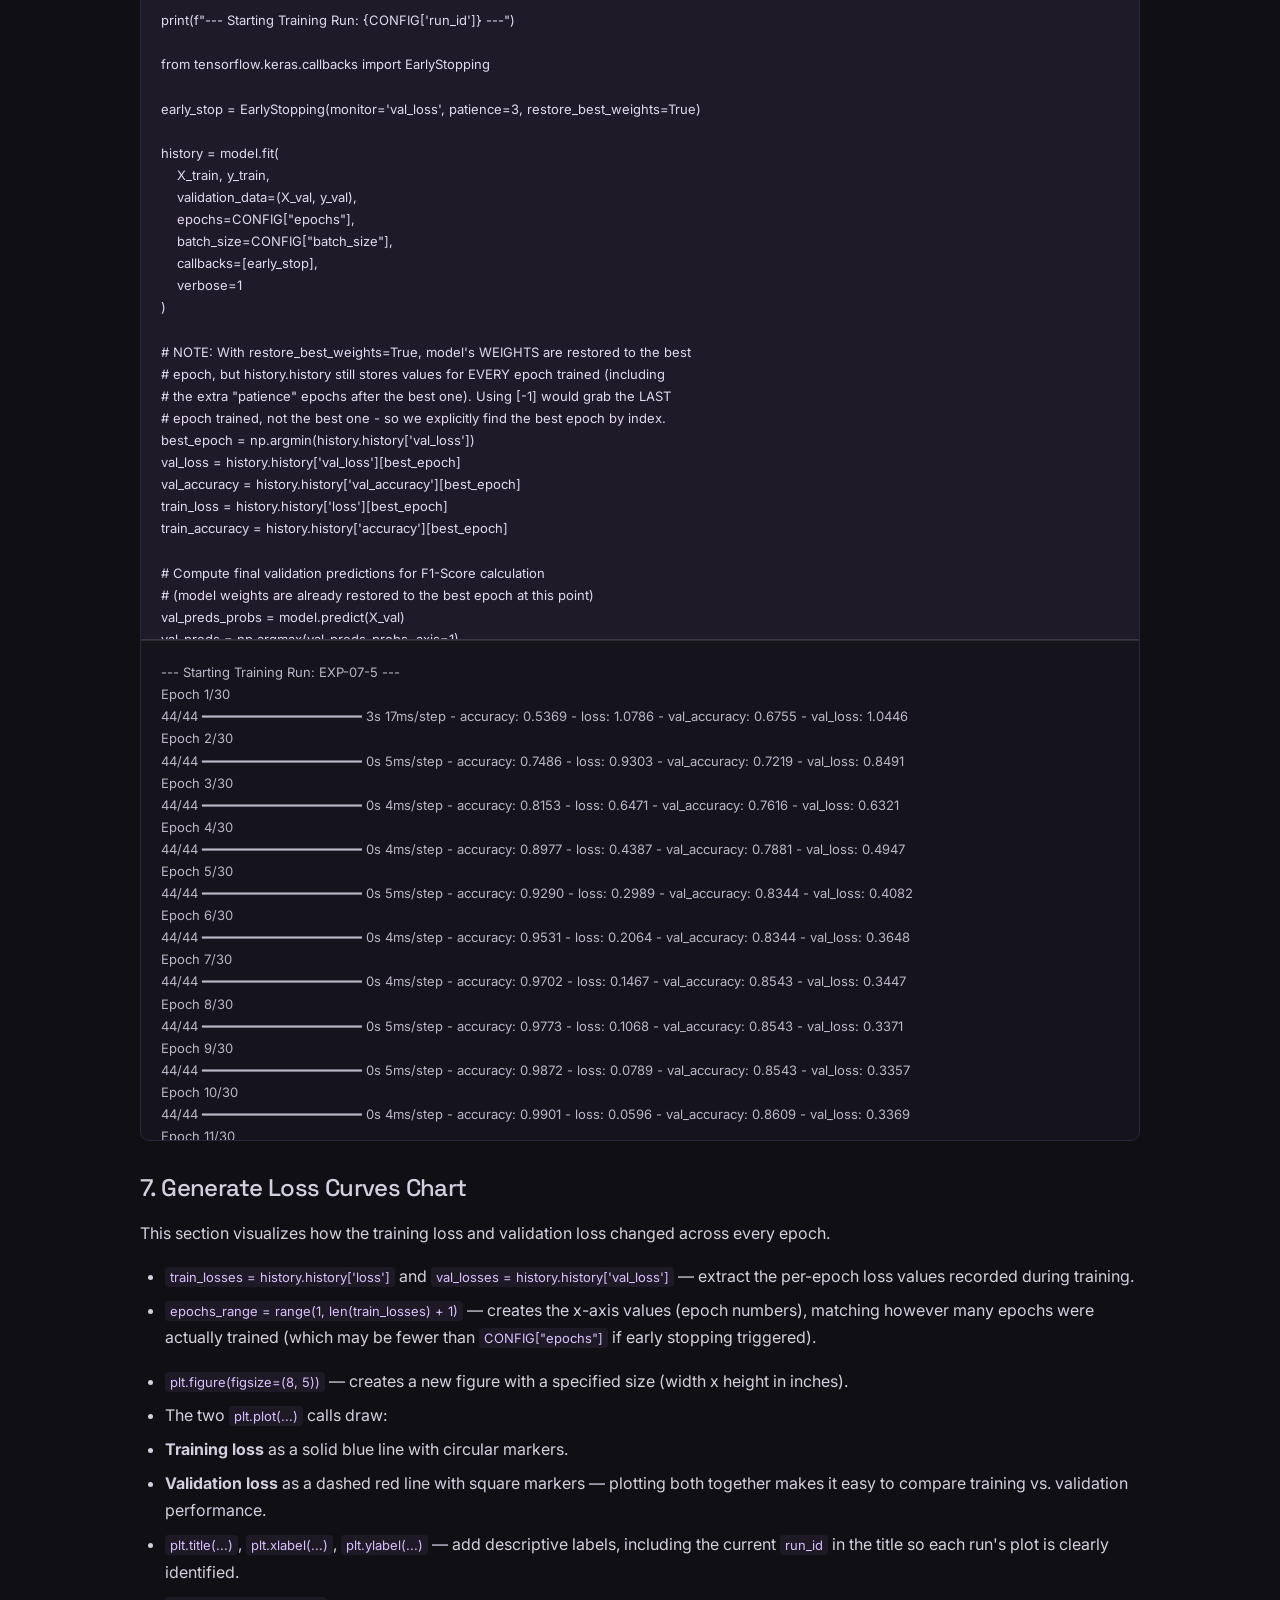
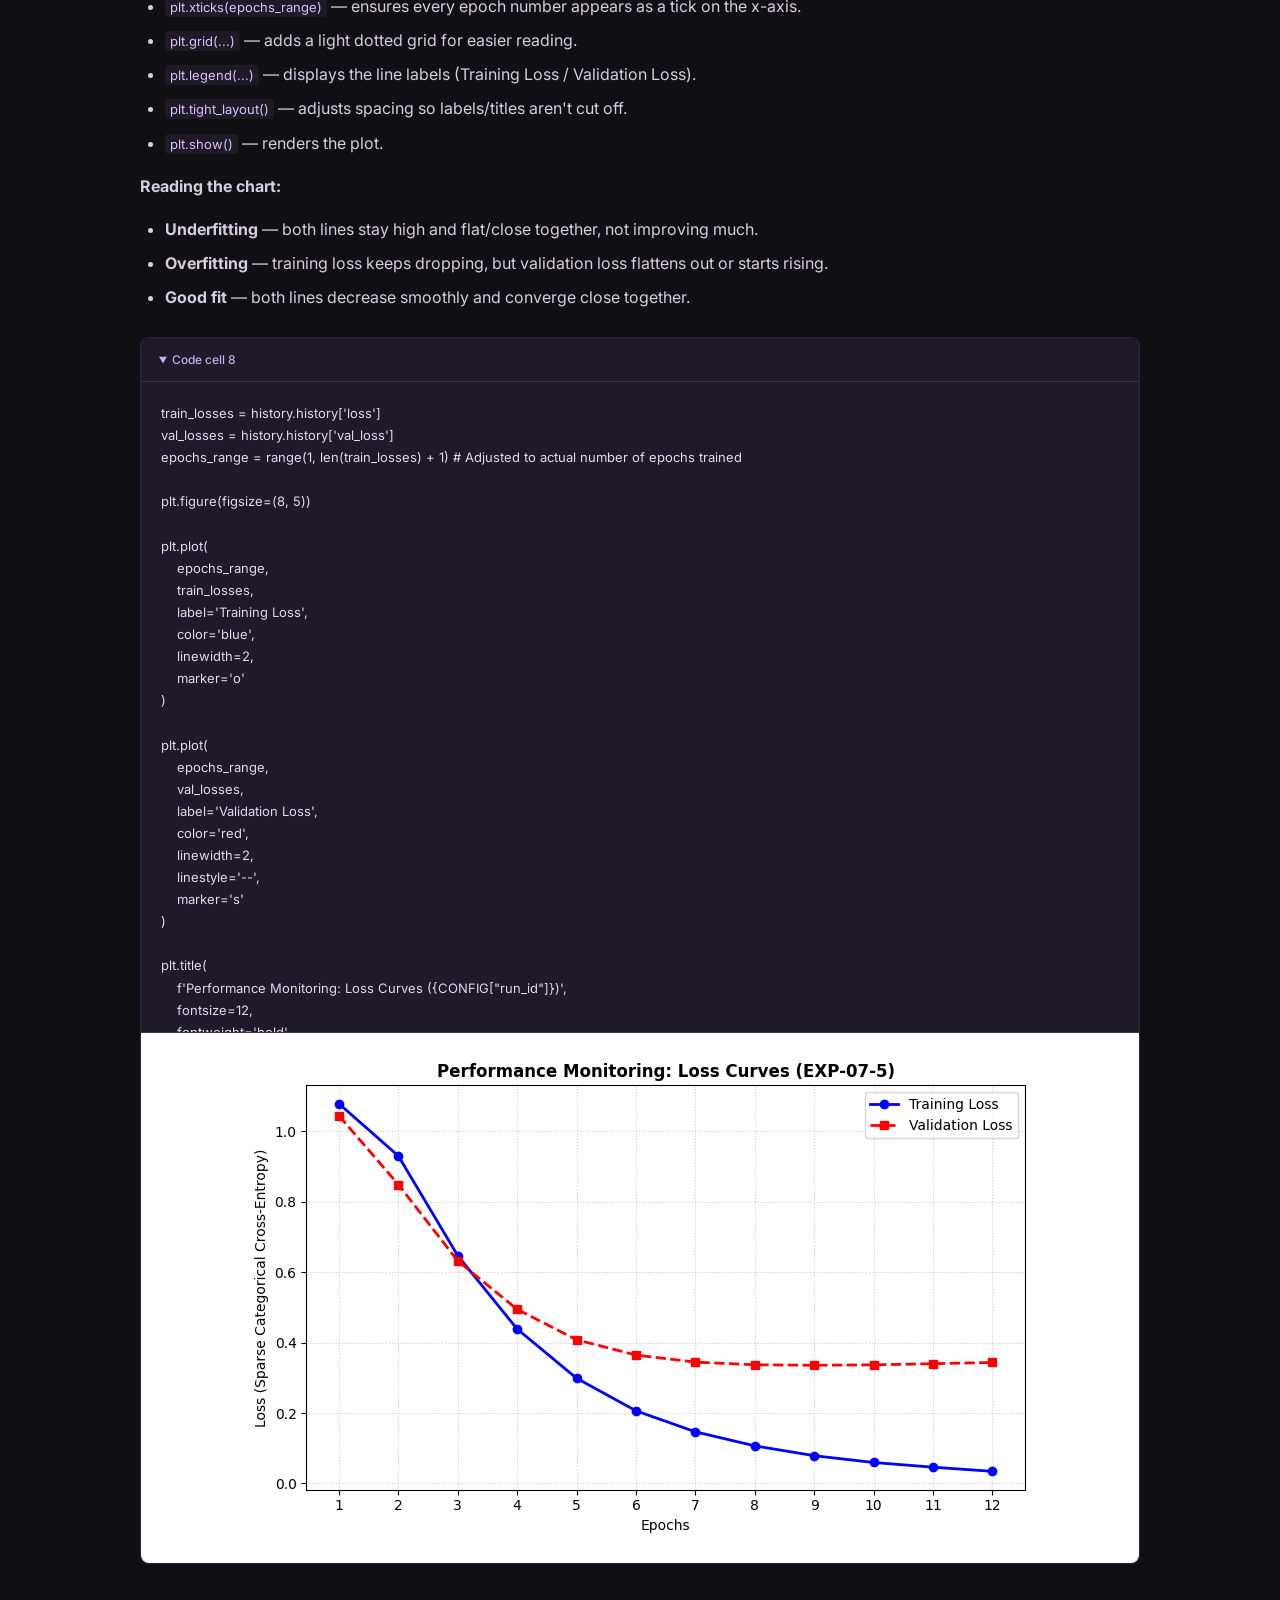
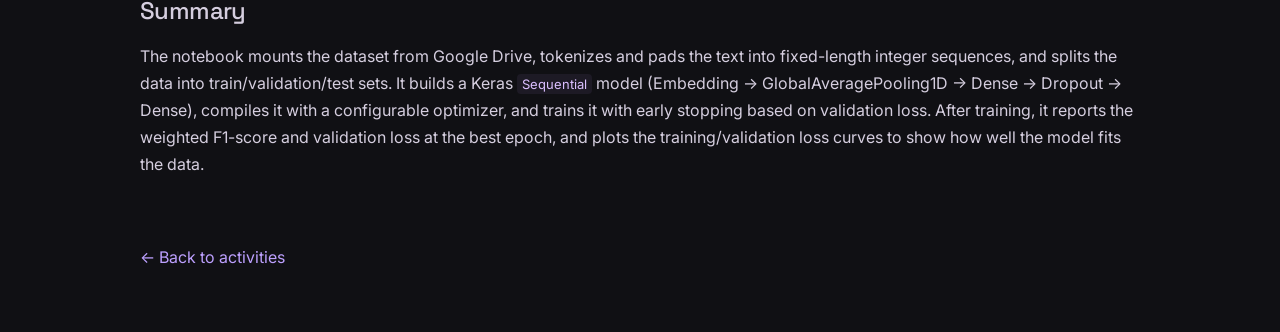
<file: notebooks/week-04.html>
<!doctype html><html lang="en"><head><meta charset="utf-8"><meta name="viewport" content="width=device-width,initial-scale=1"><title>Neural Network Training — Notebook</title><link rel="preconnect" href="https://fonts.googleapis.com"><link rel="preconnect" href="https://fonts.gstatic.com" crossorigin><link href="https://fonts.googleapis.com/css2?family=Inter:wght@400;500;600;700&family=Space+Grotesk:wght@400;500;600;700&display=swap" rel="stylesheet"><link rel="stylesheet" href="../assets/style.css"><link rel="stylesheet" href="../assets/notebook.css"><script src="../assets/notebook.js" defer></script></head><body><a class="skip" href="#notebook">Skip to notebook</a><header class="nb-toolbar"><a href="../index.html#work">← Back to activities</a><div><button id="toggle-code" aria-pressed="false">Hide code</button><a href="../ACTIVITIES/PRELIMS/WEEK%2004%20-%20PT-P2%20-%20Neural%20Network%20Training%20%28Hyperparameters%29/Job_Neural_Network_Training_Testing.ipynb" download>Download .ipynb ↗</a></div></header><main class="nb-page" id="notebook"><p class="eyebrow">PRELIMS / WEEK 04 · NOTEBOOK</p><h1>Neural Network Training</h1><p class="nb-filename">Job_Neural_Network_Training_Testing.ipynb</p><p class="nb-intro">Read the explanations, code, and saved results below. This preview does not run code; interactive widgets require opening the original notebook in Jupyter or Colab.</p><p class="nb-stats">8 code cells · 9 saved outputs</p><div class="nb-content"><section class="nb-markdown"><h2>Neural Network Training &amp; Testing — Customer Sentiment &amp; Intent Classifier</h2>
<p><em><strong>By: Job Russel Enriquez</strong></em></p>
<p>This notebook builds and evaluates a text classification neural network using Keras. It uses an <code>Embedding</code> layer, <code>GlobalAveragePooling1D</code>, and <code>Dense</code> layers to classify short text samples (e.g., customer sentiment/intent) into categories.</p>
<p><strong>What the notebook does, section by section:</strong></p>
<ul>
<li>Mounts Google Drive and imports the required libraries</li>
<li>Loads and preprocesses the CSV dataset (tokenizes text into integer sequences)</li>
<li>Splits the data into Train / Validation / Test sets (70% / 15% / 15%)</li>
<li>Defines the model&#x27;s hyperparameters (architecture, optimization, and regularization settings)</li>
<li>Builds the Keras <code>Sequential</code> model</li>
<li>Compiles the model (loss function + optimizer + metrics)</li>
<li>Trains (<code>fit</code>) and evaluates the model</li>
<li>Computes the weighted F1-score</li>
<li>Plots training vs. validation loss curves to show how well the model fits the data</li>
</ul></section><section class="nb-markdown"><h3>0. Mount Google Drive</h3>
<p>This notebook runs on <strong>Google Colab</strong>, so the dataset needs to be accessible from Colab&#x27;s virtual machine. Google Drive isn&#x27;t mounted by default, so this cell mounts it.</p>
<ul>
<li><code>drive.mount(&#x27;/content/drive&#x27;)</code> connects the Google Drive account to the Colab environment and makes its contents available under the path <code>/content/drive</code>.</li>
<li>Running this cell prompts for authorization to access Google Drive (a pop-up/link asks the user to sign in and grant permission).</li>
</ul></section><section class="nb-cell"><details class="nb-code" open><summary>Code cell 1</summary><pre><code>from google.colab import drive
drive.mount(&#x27;/content/drive&#x27;)</code></pre></details><pre class="nb-output">Drive already mounted at /content/drive; to attempt to forcibly remount, call drive.mount(&quot;/content/drive&quot;, force_remount=True).
</pre></section><section class="nb-markdown"><h3>1. Import Required Libraries</h3>
<p>This cell imports every library used in the rest of the notebook:</p>
<ul>
<li><strong><code>pandas</code> (<code>pd</code>)</strong> — loads and manipulates the CSV dataset as a DataFrame.</li>
<li><strong><code>numpy</code> (<code>np</code>)</strong> — handles numerical array operations (e.g., converting encoded text sequences into arrays, setting random seeds).</li>
<li><strong><code>tensorflow</code> (<code>tf</code>)</strong> — the deep learning framework; its Keras API builds and trains the neural network.</li>
<li><strong><code>Sequential</code></strong> — the Keras model type where layers are stacked one after another in a linear pipeline.</li>
<li><strong><code>Embedding</code></strong> — converts integer word-indices into dense vector representations (word embeddings), i.e. the model&#x27;s architecture layer for representing text.</li>
<li><strong><code>GlobalAveragePooling1D</code></strong> — averages the embedding vectors across the sequence (token) dimension, producing one fixed-length vector per input example regardless of sentence length.</li>
<li><strong><code>Dense</code></strong> — fully-connected (hidden/output) layers.</li>
<li><strong><code>Dropout</code></strong> — randomly &quot;drops&quot; neurons during training to prevent overfitting (a regularization technique).</li>
<li><strong><code>Adam</code>, <code>SGD</code></strong> — optimizer algorithms that update the model&#x27;s weights during training.</li>
<li><strong><code>train_test_split</code></strong> — scikit-learn utility used to split data into train/validation/test subsets.</li>
<li><strong><code>f1_score</code>, <code>accuracy_score</code></strong> — scikit-learn metrics used to evaluate model performance.</li>
<li><strong><code>Counter</code></strong> — counts word frequencies when building the vocabulary.</li>
<li><strong><code>matplotlib.pyplot</code> (<code>plt</code>)</strong> — plots the training/validation loss curves.</li>
</ul>
<p>The cell also fixes the random seeds (<code>np.random.seed(42)</code> and <code>tf.random.set_seed(42)</code>) so that results are <strong>reproducible</strong> — running the notebook multiple times with the same configuration produces (nearly) the same results.</p></section><section class="nb-cell"><details class="nb-code" open><summary>Code cell 2</summary><pre><code>import pandas as pd
import numpy as np
import tensorflow as tf

from tensorflow.keras.models import Sequential
from tensorflow.keras.layers import Embedding, GlobalAveragePooling1D, Dense, Dropout
from tensorflow.keras.optimizers import Adam, SGD

from sklearn.model_selection import train_test_split
from sklearn.metrics import f1_score, accuracy_score

from collections import Counter
import matplotlib.pyplot as plt

# Set random seeds for reproducibility
np.random.seed(42)
tf.random.set_seed(42)</code></pre></details></section><section class="nb-markdown"><h3>2. Load &amp; Preprocess CSV Data</h3>
<p>This section loads the dataset and converts raw text into numeric sequences the neural network can process (neural networks cannot work with raw strings directly — text has to be turned into numbers).</p>
<p><strong>Key variables:</strong></p>
<ul>
<li><code>CSV_FILEPATH</code> — the path to the dataset inside Google Drive.</li>
<li><code>MAX_LEN = 20</code> — every input sequence is padded or truncated to exactly 20 tokens, so all inputs have the same fixed length (required by the Embedding layer).</li>
<li><code>MAX_VOCAB_SIZE = 1000</code> — only the 1000 most frequent words are kept in the vocabulary; rarer words are mapped to an <code>&lt;UNK&gt;</code> (unknown) token.</li>
</ul>
<p><strong>Function: <code>build_vocab(texts, max_vocab_size)</code></strong></p>
<ul>
<li>Splits every text sample into lowercase words and counts word frequency using <code>Counter</code>.</li>
<li><code>word_counts.most_common(max_vocab_size - 2)</code> keeps the top N most frequent words (minus 2 slots reserved for special tokens).</li>
<li>Builds a dictionary mapping each word to a unique integer index, starting at index <code>2</code> (since index <code>0</code> and <code>1</code> are reserved).</li>
<li>Index <code>0</code> is reserved for <code>&lt;PAD&gt;</code> (padding token, used to fill short sequences).</li>
<li>Index <code>1</code> is reserved for <code>&lt;UNK&gt;</code> (unknown token, used for words not in the vocabulary).</li>
</ul>
<p><strong>Function: <code>text_to_sequence(text, vocab, max_len)</code></strong></p>
<ul>
<li>Lowercases and splits a single text sample into tokens (words).</li>
<li>Converts each token into its vocabulary index using <code>vocab.get(token, 1)</code> — if the word isn&#x27;t found, it defaults to <code>1</code> (<code>&lt;UNK&gt;</code>).</li>
<li>If the sequence is shorter than <code>MAX_LEN</code>, it&#x27;s <strong>padded</strong> with zeros at the end.</li>
<li>If the sequence is longer than <code>MAX_LEN</code>, it&#x27;s <strong>truncated</strong> to the first <code>MAX_LEN</code> tokens.</li>
</ul>
<p><strong>Applying the functions:</strong></p>
<ul>
<li><code>vocab = build_vocab(...)</code> builds the vocabulary from the <code>text</code> column of the dataset.</li>
<li><code>encoded_texts = [...]</code> converts every row&#x27;s text into a fixed-length integer sequence.</li>
<li><code>X_data</code> — the final numeric input array (features) fed into the model.</li>
<li><code>y_data</code> — the label array (targets), taken from the <code>label</code> column.</li>
<li><code>num_classes</code> — the number of unique classes in the dataset, used to size the output layer later.</li>
</ul>
<p><strong>Data partitioning (70% / 15% / 15% split):</strong></p>
<ul>
<li><code>train_test_split(..., test_size=0.30)</code> first splits the data into <strong>70% training</strong> and <strong>30% temporary</strong> (which becomes validation + test).</li>
<li>The second <code>train_test_split(..., test_size=0.50)</code> splits that remaining 30% in half, giving <strong>15% validation</strong> and <strong>15% test</strong>.</li>
<li><code>random_state=42</code> makes the split reproducible.</li>
</ul></section><section class="nb-cell"><details class="nb-code" open><summary>Code cell 3</summary><pre><code>CSV_FILEPATH = &#x27;/content/drive/MyDrive/NN Training/sample_dataset_extended_1000.csv&#x27;
MAX_LEN = 20                  # Fixed sequence length (padded/truncated)
MAX_VOCAB_SIZE = 1000         # Vocabulary size limit

# Load CSV
df = pd.read_csv(CSV_FILEPATH)

# Basic Tokenizer &amp; Vocabulary Builder
def build_vocab(texts, max_vocab_size):
    words = [word.lower() for text in texts for word in str(text).split()]
    word_counts = Counter(words)

    # Reserve index 0 for padding (&lt;PAD&gt;) and 1 for unknown tokens (&lt;UNK&gt;)
    most_common = word_counts.most_common(max_vocab_size - 2)

    vocab = {word: idx + 2 for idx, (word, _) in enumerate(most_common)}
    vocab[&#x27;&lt;PAD&gt;&#x27;] = 0
    vocab[&#x27;&lt;UNK&gt;&#x27;] = 1
    return vocab


def text_to_sequence(text, vocab, max_len):
    tokens = str(text).lower().split()
    seq = [vocab.get(token, 1) for token in tokens]

    if len(seq) &lt; max_len:
        seq += [0] * (max_len - len(seq))   # Pad with 0
    else:
        seq = seq[:max_len]                 # Truncate

    return seq


# Build vocab and encode text
vocab = build_vocab(df[&#x27;text&#x27;].tolist(), MAX_VOCAB_SIZE)
encoded_texts = [text_to_sequence(txt, vocab, MAX_LEN) for txt in df[&#x27;text&#x27;]]

X_data = np.array(encoded_texts)
y_data = np.array(df[&#x27;label&#x27;].values)

num_classes = len(np.unique(y_data))

# Dataset Partitioning (70% Train, 15% Val, 15% Test)
X_train, X_temp, y_train, y_temp = train_test_split(
    X_data,
    y_data,
    test_size=0.30,
    random_state=42
)

X_val, X_test, y_val, y_test = train_test_split(
    X_temp,
    y_temp,
    test_size=0.50,
    random_state=42
)</code></pre></details></section><section class="nb-markdown"><h3>3. Hyperparameter Configuration</h3>
<p>This dictionary centralizes all the <strong>hyperparameters</strong> — external settings that control how the model is built and trained, as opposed to internal weights/biases, which the model learns on its own. Grouping them here keeps configuration in one place, separate from the model-building code.</p>
<p>The fields fall into three categories:</p>
<div class="nb-table"><table><tbody>
<tr><td>Field</td><td>Category</td><td>Meaning</td></tr>
<tr><td><code>run_id</code></td><td>—</td><td>A label identifying this run (used in logs/plots)</td></tr>
<tr><td><code>embed_dim</code></td><td>Architecture</td><td>Size of each word&#x27;s embedding vector</td></tr>
<tr><td><code>hidden_dim</code></td><td>Architecture</td><td>Number of neurons in the hidden Dense layer</td></tr>
<tr><td><code>learning_rate</code></td><td>Optimization</td><td>Step size the optimizer uses to update weights</td></tr>
<tr><td><code>batch_size</code></td><td>Optimization</td><td>Number of samples processed before each weight update</td></tr>
<tr><td><code>epochs</code></td><td>Optimization</td><td>Number of full passes through the training data</td></tr>
<tr><td><code>optimizer_type</code></td><td>Optimization</td><td>Which optimizer algorithm is used (<code>&quot;Adam&quot;</code> or <code>&quot;SGD&quot;</code>)</td></tr>
<tr><td><code>dropout_rate</code></td><td>Regularization</td><td>Fraction of neurons randomly dropped during training to reduce overfitting</td></tr>
</tbody></table></div></section><section class="nb-cell"><details class="nb-code" open><summary>Code cell 4</summary><pre><code>CONFIG = {
    &quot;run_id&quot;: &quot;EXP-07-5&quot;,
    &quot;embed_dim&quot;: 16,
    &quot;hidden_dim&quot;: 128,
    &quot;learning_rate&quot;: 0.001,
    &quot;batch_size&quot;: 16,
    &quot;epochs&quot;: 30,
    &quot;optimizer_type&quot;: &quot;Adam&quot;,
    &quot;dropout_rate&quot;: 0.05
}</code></pre></details></section><section class="nb-markdown"><h3>4. Keras Sequential Architecture</h3>
<p>This section defines the neural network structure using Keras&#x27;s <code>Sequential</code> API, which stacks layers in order — data flows from the input, through each layer, to the output.</p>
<ul>
<li><strong><code>model = Sequential()</code></strong> — creates an empty model container that layers are added to one by one.</li>
</ul>
<ul>
<li><strong><code>Embedding(...)</code></strong> — the first layer. It converts each integer word-index into a dense vector of size <code>embed_dim</code>. It acts as a lookup table: every word in the vocabulary gets its own learned vector representation.</li>
<li><code>input_dim=len(vocab)</code> — the size of the vocabulary (total number of unique tokens, including <code>&lt;PAD&gt;</code> and <code>&lt;UNK&gt;</code>).</li>
<li><code>output_dim=CONFIG[&quot;embed_dim&quot;]</code> — the length of each word&#x27;s embedding vector.</li>
<li><code>input_length=MAX_LEN</code> — every input sequence has a fixed length of 20 tokens.</li>
<li><code>mask_zero=True</code> — tells Keras to ignore padding tokens (index <code>0</code>) during computation, so they don&#x27;t affect learning.</li>
</ul>
<ul>
<li><strong><code>GlobalAveragePooling1D()</code></strong> — averages the embedding vectors across all 20 token positions, collapsing the sequence into a single fixed-length vector per example. This is how the model summarizes variable-length text before classification.</li>
</ul>
<ul>
<li><strong><code>Dense(CONFIG[&quot;hidden_dim&quot;], activation=&#x27;relu&#x27;)</code></strong> — the first hidden layer, using a ReLU activation function, which introduces non-linearity so the model can learn complex patterns.</li>
</ul>
<ul>
<li><strong><code>Dropout(CONFIG[&quot;dropout_rate&quot;])</code></strong> — the regularization layer. During training, it randomly disables a fraction of the neurons&#x27; outputs from the previous layer on each pass, which helps prevent the model from memorizing (overfitting to) the training data.</li>
</ul>
<ul>
<li><strong><code>Dense(num_classes, activation=&#x27;softmax&#x27;)</code></strong> — the output layer. It has one neuron per class and uses <code>softmax</code> activation to output a probability distribution over all classes (probabilities sum to 1).</li>
</ul></section><section class="nb-cell"><details class="nb-code" open><summary>Code cell 5</summary><pre><code>model = Sequential()

# Embedding Layer (Pillar 1: Architecture)
model.add(Embedding(
    input_dim=len(vocab),
    output_dim=CONFIG[&quot;embed_dim&quot;],
    input_length=MAX_LEN,
    mask_zero=True
))

# Global Average Pooling across token sequence dimension
model.add(GlobalAveragePooling1D())

# First Hidden Layer
model.add(Dense(CONFIG[&quot;hidden_dim&quot;], activation=&#x27;relu&#x27;))

# Regularization Layer (Pillar 3: Regularization)
model.add(Dropout(CONFIG[&quot;dropout_rate&quot;]))

# Output Layer
model.add(Dense(num_classes, activation=&#x27;softmax&#x27;))</code></pre></details><pre class="nb-output">/usr/local/lib/python3.12/dist-packages/keras/src/layers/core/embedding.py:100: UserWarning: Argument `input_length` is deprecated. Just remove it.
  warnings.warn(
</pre></section><section class="nb-markdown"><h3>5. Optimizer &amp; Compilation</h3>
<p>Before training, the model is <strong>compiled</strong> — this step configures how the model will learn.</p>
<ul>
<li><strong>Optimizer selection (<code>if/else</code>)</strong> — checks <code>CONFIG[&quot;optimizer_type&quot;]</code>. If it&#x27;s <code>&quot;Adam&quot;</code>, it creates an <code>Adam</code> optimizer instance with the configured <code>learning_rate</code>; otherwise, it falls back to <code>SGD</code> (Stochastic Gradient Descent).</li>
</ul>
<ul>
<li><strong><code>model.compile(...)</code></strong> — configures three essential components:</li>
<li><code>loss=&#x27;sparse_categorical_crossentropy&#x27;</code> — the loss function used to measure how wrong the model&#x27;s predictions are. &quot;Sparse&quot; means the labels (<code>y_data</code>) are provided as plain integers (e.g., <code>0</code>, <code>1</code>, <code>2</code>) rather than one-hot encoded vectors.</li>
<li><code>optimizer=opt</code> — the optimizer object created above (Adam or SGD), which determines how the model&#x27;s weights are updated during backpropagation based on the calculated loss/gradients.</li>
<li><code>metrics=[&#x27;accuracy&#x27;]</code> — an additional metric tracked during training/evaluation, besides the loss.</li>
</ul>
<ul>
<li><strong><code>model.summary()</code></strong> — prints a table showing each layer, its output shape, and the number of trainable parameters.</li>
</ul></section><section class="nb-cell"><details class="nb-code" open><summary>Code cell 6</summary><pre><code>if CONFIG[&quot;optimizer_type&quot;] == &quot;Adam&quot;:
    opt = Adam(learning_rate=CONFIG[&quot;learning_rate&quot;])
else:
    opt = SGD(learning_rate=CONFIG[&quot;learning_rate&quot;])

# Configure loss function, optimizer engine, and evaluation metrics
model.compile(
    loss=&#x27;sparse_categorical_crossentropy&#x27;,
    optimizer=opt,
    metrics=[&#x27;accuracy&#x27;]
)

model.summary()</code></pre></details><div class="nb-rich-output"><pre><span>Model: &quot;sequential_60&quot;</span>
</pre>
</div><div class="nb-rich-output"><pre>┏━━━━━━━━━━━━━━━━━━━━━━━━━━━━━━━━━┳━━━━━━━━━━━━━━━━━━━━━━━━┳━━━━━━━━━━━━━━━┓
┃<span> Layer (type)                    </span>┃<span> Output Shape           </span>┃<span>       Param # </span>┃
┡━━━━━━━━━━━━━━━━━━━━━━━━━━━━━━━━━╇━━━━━━━━━━━━━━━━━━━━━━━━╇━━━━━━━━━━━━━━━┩
│ embedding_60 (<span>Embedding</span>)        │ ?                      │   <span>0</span> (unbuilt) │
├─────────────────────────────────┼────────────────────────┼───────────────┤
│ global_average_pooling1d_60     │ ?                      │             <span>0</span> │
│ (<span>GlobalAveragePooling1D</span>)        │                        │               │
├─────────────────────────────────┼────────────────────────┼───────────────┤
│ dense_120 (<span>Dense</span>)               │ ?                      │   <span>0</span> (unbuilt) │
├─────────────────────────────────┼────────────────────────┼───────────────┤
│ dropout_60 (<span>Dropout</span>)            │ ?                      │             <span>0</span> │
├─────────────────────────────────┼────────────────────────┼───────────────┤
│ dense_121 (<span>Dense</span>)               │ ?                      │   <span>0</span> (unbuilt) │
└─────────────────────────────────┴────────────────────────┴───────────────┘
</pre>
</div><div class="nb-rich-output"><pre><span> Total params: </span><span>0</span> (0.00 B)
</pre>
</div><div class="nb-rich-output"><pre><span> Trainable params: </span><span>0</span> (0.00 B)
</pre>
</div><div class="nb-rich-output"><pre><span> Non-trainable params: </span><span>0</span> (0.00 B)
</pre>
</div></section><section class="nb-markdown"><h3>6. The Operational Loop (Fit &amp; Evaluate)</h3>
<p>This is where the actual training happens — the <strong>forward pass</strong> (computing predictions and loss) and <strong>backward pass</strong> (computing gradients and updating weights) occur inside <code>model.fit()</code>.</p>
<ul>
<li><strong><code>model.fit(...)</code></strong> — trains the model:</li>
<li><code>X_train, y_train</code> — the training data and labels the model learns from.</li>
<li><code>validation_data=(X_val, y_val)</code> — after each epoch, the model is evaluated on the validation set (data it does not train on) to monitor generalization performance.</li>
<li><code>epochs=CONFIG[&quot;epochs&quot;]</code> — how many full passes through the training data to perform.</li>
<li><code>batch_size=CONFIG[&quot;batch_size&quot;]</code> — how many samples are processed together before each weight update.</li>
<li><code>callbacks=[early_stop]</code> — an <code>EarlyStopping</code> callback that monitors validation loss and stops training once it stops improving, restoring the model&#x27;s weights to the best-performing epoch.</li>
<li><code>verbose=1</code> — prints a progress bar and metrics for each epoch.</li>
<li>The returned <code>history</code> object stores the loss/accuracy values recorded at the end of every epoch, for both training and validation sets.</li>
</ul>
<ul>
<li><strong><code>val_preds_probs = model.predict(X_val)</code></strong> — runs the trained model on the validation set to get predicted class probabilities for each example.</li>
<li><strong><code>val_preds = np.argmax(val_preds_probs, axis=1)</code></strong> — converts probabilities into the single predicted class (the class with the highest probability) for each example.</li>
</ul>
<ul>
<li><strong><code>val_f1 = f1_score(y_val, val_preds, average=&#x27;weighted&#x27;)</code></strong> — computes the <strong>weighted F1-score</strong>, which balances precision and recall across all classes, weighted by how many examples belong to each class.</li>
<li><strong><code>val_loss</code></strong> — the validation loss at the best epoch (see note below).</li>
</ul>
<ul>
<li><strong>The final <code>print</code> block</strong> — outputs a summary of the run: ID, learning rate, hidden size, dropout, validation loss, and validation F1-score.</li>
</ul>
<hr>
<h4>Note: Reporting the <em>best</em> epoch, not the <em>last</em> epoch</h4>
<p>When <code>EarlyStopping(restore_best_weights=True)</code> is used, Keras restores the model&#x27;s <strong>weights</strong> to whichever epoch had the lowest validation loss — but <code>history.history</code> still contains the loss/accuracy values for <strong>every epoch that was actually trained</strong>, including the extra &quot;patience&quot; epochs run after the best one (the callback needs those extra epochs to confirm no further improvement is coming).</p>
<p>This means grabbing <code>history.history[&#x27;val_loss&#x27;][-1]</code> (the last epoch trained) would report a worse, stale number than what the restored model actually achieves. Instead, the code explicitly finds the best epoch:</p>
<pre><code>best_epoch = np.argmin(history.history[&#x27;val_loss&#x27;])
val_loss = history.history[&#x27;val_loss&#x27;][best_epoch]</code></pre>
<p>The F1-score calculation itself doesn&#x27;t need this adjustment, since <code>model.predict(X_val)</code> runs on the model after its weights have already been restored to the best epoch — only the printed <code>val_loss</code> value needed this fix.</p></section><section class="nb-cell"><details class="nb-code" open><summary>Code cell 7</summary><pre><code>print(f&quot;--- Starting Training Run: {CONFIG[&#x27;run_id&#x27;]} ---&quot;)

from tensorflow.keras.callbacks import EarlyStopping

early_stop = EarlyStopping(monitor=&#x27;val_loss&#x27;, patience=3, restore_best_weights=True)

history = model.fit(
    X_train, y_train,
    validation_data=(X_val, y_val),
    epochs=CONFIG[&quot;epochs&quot;],
    batch_size=CONFIG[&quot;batch_size&quot;],
    callbacks=[early_stop],
    verbose=1
)

# NOTE: With restore_best_weights=True, model&#x27;s WEIGHTS are restored to the best
# epoch, but history.history still stores values for EVERY epoch trained (including
# the extra &quot;patience&quot; epochs after the best one). Using [-1] would grab the LAST
# epoch trained, not the best one - so we explicitly find the best epoch by index.
best_epoch = np.argmin(history.history[&#x27;val_loss&#x27;])
val_loss = history.history[&#x27;val_loss&#x27;][best_epoch]
val_accuracy = history.history[&#x27;val_accuracy&#x27;][best_epoch]
train_loss = history.history[&#x27;loss&#x27;][best_epoch]
train_accuracy = history.history[&#x27;accuracy&#x27;][best_epoch]

# Compute final validation predictions for F1-Score calculation
# (model weights are already restored to the best epoch at this point)
val_preds_probs = model.predict(X_val)
val_preds = np.argmax(val_preds_probs, axis=1)

val_f1 = f1_score(y_val, val_preds, average=&#x27;weighted&#x27;)

# Final Log Output summary for Excel logging
print(f&quot;\n=== EXP LOG ENTRY ===&quot;)
print(f&quot;Best epoch: {best_epoch + 1} out of {len(history.history[&#x27;val_loss&#x27;])} trained&quot;)
print(
    f&quot;ID: {CONFIG[&#x27;run_id&#x27;]} | &quot;
    f&quot;LR: {CONFIG[&#x27;learning_rate&#x27;]} | &quot;
    f&quot;Hidden: {CONFIG[&#x27;hidden_dim&#x27;]} | &quot;
    f&quot;Dropout: {CONFIG[&#x27;dropout_rate&#x27;]} | &quot;
    f&quot;Final Val Loss: {val_loss:.4f} | &quot;
    f&quot;Final Val F1: {val_f1:.4f}&quot;
)</code></pre></details><pre class="nb-output">--- Starting Training Run: EXP-07-5 ---
Epoch 1/30
44/44 ━━━━━━━━━━━━━━━━━━━━ 3s 17ms/step - accuracy: 0.5369 - loss: 1.0786 - val_accuracy: 0.6755 - val_loss: 1.0446
Epoch 2/30
44/44 ━━━━━━━━━━━━━━━━━━━━ 0s 5ms/step - accuracy: 0.7486 - loss: 0.9303 - val_accuracy: 0.7219 - val_loss: 0.8491
Epoch 3/30
44/44 ━━━━━━━━━━━━━━━━━━━━ 0s 4ms/step - accuracy: 0.8153 - loss: 0.6471 - val_accuracy: 0.7616 - val_loss: 0.6321
Epoch 4/30
44/44 ━━━━━━━━━━━━━━━━━━━━ 0s 4ms/step - accuracy: 0.8977 - loss: 0.4387 - val_accuracy: 0.7881 - val_loss: 0.4947
Epoch 5/30
44/44 ━━━━━━━━━━━━━━━━━━━━ 0s 5ms/step - accuracy: 0.9290 - loss: 0.2989 - val_accuracy: 0.8344 - val_loss: 0.4082
Epoch 6/30
44/44 ━━━━━━━━━━━━━━━━━━━━ 0s 4ms/step - accuracy: 0.9531 - loss: 0.2064 - val_accuracy: 0.8344 - val_loss: 0.3648
Epoch 7/30
44/44 ━━━━━━━━━━━━━━━━━━━━ 0s 4ms/step - accuracy: 0.9702 - loss: 0.1467 - val_accuracy: 0.8543 - val_loss: 0.3447
Epoch 8/30
44/44 ━━━━━━━━━━━━━━━━━━━━ 0s 5ms/step - accuracy: 0.9773 - loss: 0.1068 - val_accuracy: 0.8543 - val_loss: 0.3371
Epoch 9/30
44/44 ━━━━━━━━━━━━━━━━━━━━ 0s 5ms/step - accuracy: 0.9872 - loss: 0.0789 - val_accuracy: 0.8543 - val_loss: 0.3357
Epoch 10/30
44/44 ━━━━━━━━━━━━━━━━━━━━ 0s 4ms/step - accuracy: 0.9901 - loss: 0.0596 - val_accuracy: 0.8609 - val_loss: 0.3369
Epoch 11/30
44/44 ━━━━━━━━━━━━━━━━━━━━ 0s 5ms/step - accuracy: 0.9915 - loss: 0.0462 - val_accuracy: 0.8609 - val_loss: 0.3402
Epoch 12/30
44/44 ━━━━━━━━━━━━━━━━━━━━ 0s 5ms/step - accuracy: 0.9943 - loss: 0.0344 - val_accuracy: 0.8609 - val_loss: 0.3436
5/5 ━━━━━━━━━━━━━━━━━━━━ 0s 27ms/step

=== EXP LOG ENTRY ===
Best epoch: 9 out of 12 trained
ID: EXP-07-5 | LR: 0.001 | Hidden: 128 | Dropout: 0.05 | Final Val Loss: 0.3357 | Final Val F1: 0.8552
</pre></section><section class="nb-markdown"><h3>7. Generate Loss Curves Chart</h3>
<p>This section visualizes how the training loss and validation loss changed across every epoch.</p>
<ul>
<li><code>train_losses = history.history[&#x27;loss&#x27;]</code> and <code>val_losses = history.history[&#x27;val_loss&#x27;]</code> — extract the per-epoch loss values recorded during training.</li>
<li><code>epochs_range = range(1, len(train_losses) + 1)</code> — creates the x-axis values (epoch numbers), matching however many epochs were actually trained (which may be fewer than <code>CONFIG[&quot;epochs&quot;]</code> if early stopping triggered).</li>
</ul>
<ul>
<li><code>plt.figure(figsize=(8, 5))</code> — creates a new figure with a specified size (width x height in inches).</li>
<li>The two <code>plt.plot(...)</code> calls draw:</li>
<li><strong>Training loss</strong> as a solid blue line with circular markers.</li>
<li><strong>Validation loss</strong> as a dashed red line with square markers — plotting both together makes it easy to compare training vs. validation performance.</li>
<li><code>plt.title(...)</code>, <code>plt.xlabel(...)</code>, <code>plt.ylabel(...)</code> — add descriptive labels, including the current <code>run_id</code> in the title so each run&#x27;s plot is clearly identified.</li>
<li><code>plt.xticks(epochs_range)</code> — ensures every epoch number appears as a tick on the x-axis.</li>
<li><code>plt.grid(...)</code> — adds a light dotted grid for easier reading.</li>
<li><code>plt.legend(...)</code> — displays the line labels (Training Loss / Validation Loss).</li>
<li><code>plt.tight_layout()</code> — adjusts spacing so labels/titles aren&#x27;t cut off.</li>
<li><code>plt.show()</code> — renders the plot.</li>
</ul>
<p><strong>Reading the chart:</strong></p>
<ul>
<li><strong>Underfitting</strong> — both lines stay high and flat/close together, not improving much.</li>
<li><strong>Overfitting</strong> — training loss keeps dropping, but validation loss flattens out or starts rising.</li>
<li><strong>Good fit</strong> — both lines decrease smoothly and converge close together.</li>
</ul></section><section class="nb-cell"><details class="nb-code" open><summary>Code cell 8</summary><pre><code>train_losses = history.history[&#x27;loss&#x27;]
val_losses = history.history[&#x27;val_loss&#x27;]
epochs_range = range(1, len(train_losses) + 1) # Adjusted to actual number of epochs trained

plt.figure(figsize=(8, 5))

plt.plot(
    epochs_range,
    train_losses,
    label=&#x27;Training Loss&#x27;,
    color=&#x27;blue&#x27;,
    linewidth=2,
    marker=&#x27;o&#x27;
)

plt.plot(
    epochs_range,
    val_losses,
    label=&#x27;Validation Loss&#x27;,
    color=&#x27;red&#x27;,
    linewidth=2,
    linestyle=&#x27;--&#x27;,
    marker=&#x27;s&#x27;
)

plt.title(
    f&#x27;Performance Monitoring: Loss Curves ({CONFIG[&quot;run_id&quot;]})&#x27;,
    fontsize=12,
    fontweight=&#x27;bold&#x27;
)

plt.xlabel(&#x27;Epochs&#x27;, fontsize=10)
plt.ylabel(&#x27;Loss (Sparse Categorical Cross-Entropy)&#x27;, fontsize=10)
plt.xticks(epochs_range)
plt.grid(True, linestyle=&#x27;:&#x27;, alpha=0.6)
plt.legend(loc=&#x27;upper right&#x27;)
plt.tight_layout()

plt.show()</code></pre></details><figure><img loading="lazy" src="[data-uri]" alt="Saved notebook chart output"></figure></section><section class="nb-markdown"><h3>Summary</h3>
<p>The notebook mounts the dataset from Google Drive, tokenizes and pads the text into fixed-length integer sequences, and splits the data into train/validation/test sets. It builds a Keras <code>Sequential</code> model (Embedding → GlobalAveragePooling1D → Dense → Dropout → Dense), compiles it with a configurable optimizer, and trains it with early stopping based on validation loss. After training, it reports the weighted F1-score and validation loss at the best epoch, and plots the training/validation loss curves to show how well the model fits the data.</p></section></div><a class="nb-end" href="../index.html#work">← Back to activities</a></main></body></html>
</file>
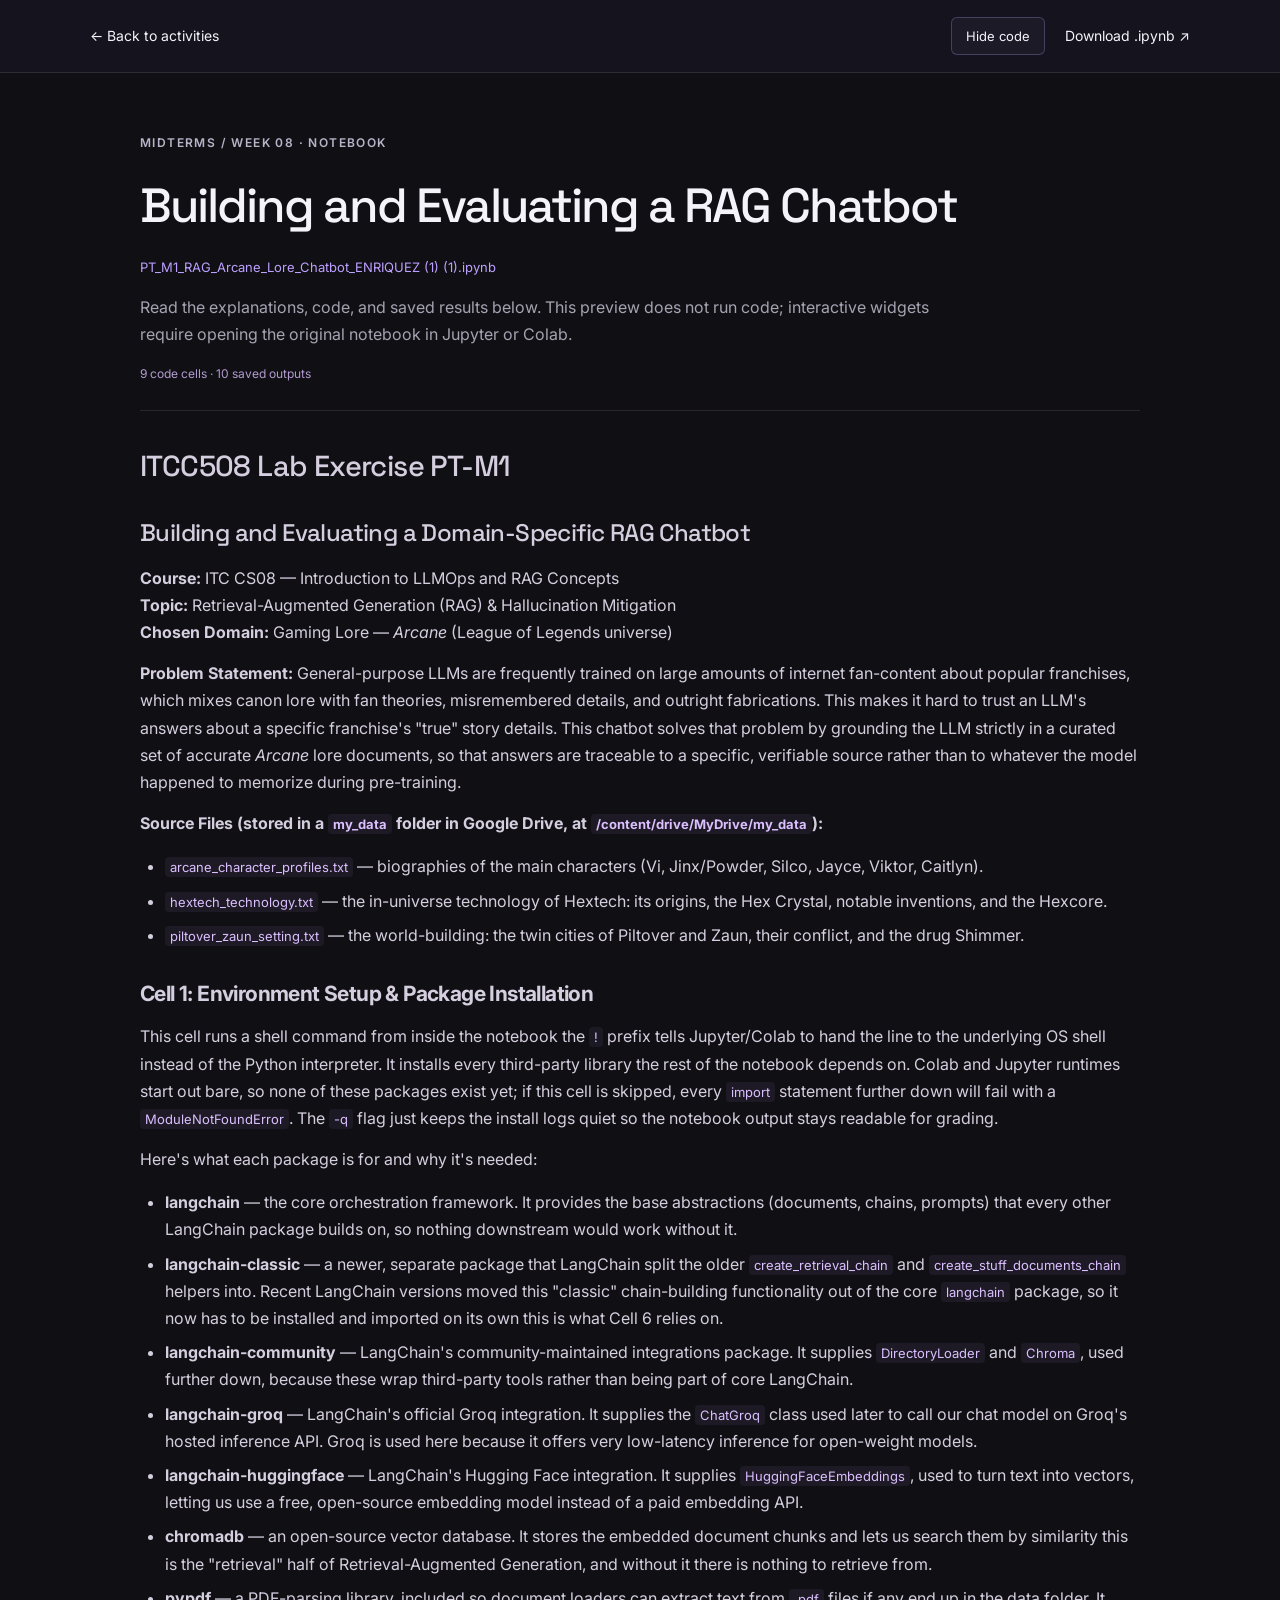
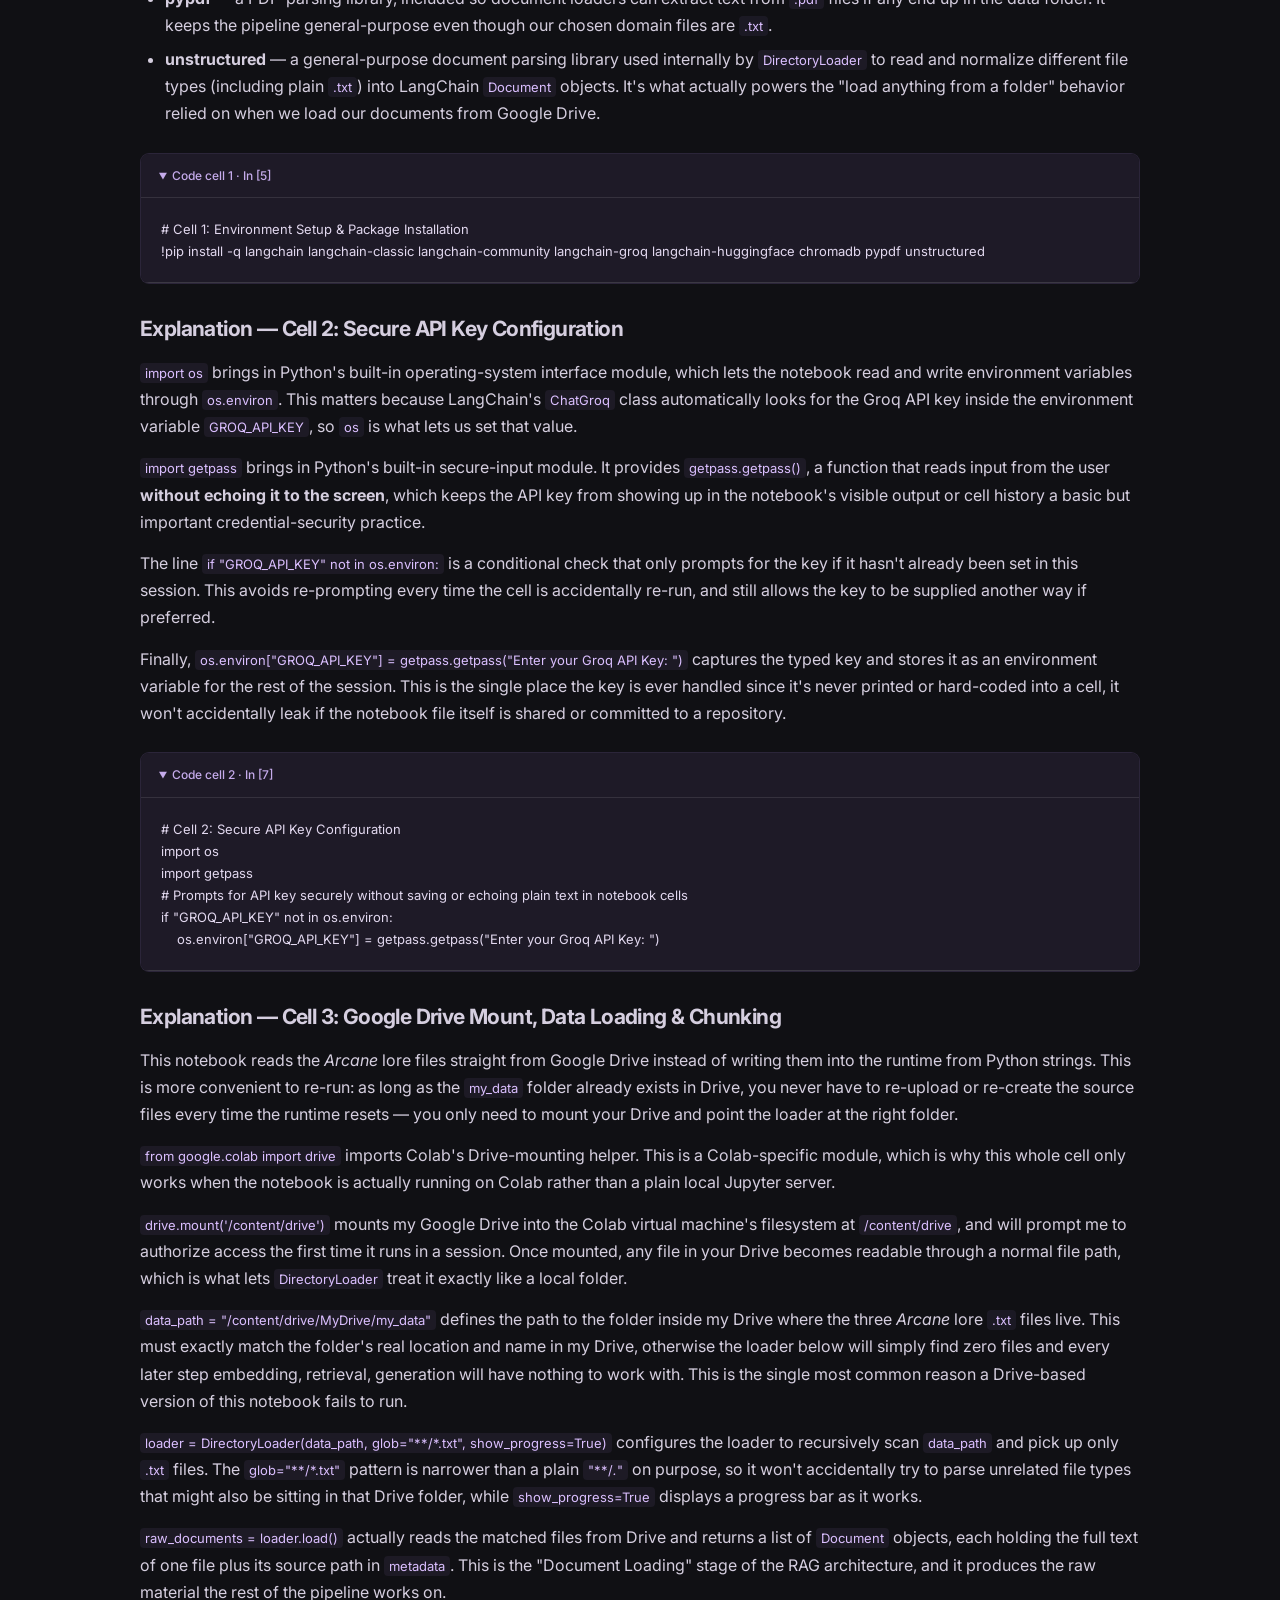
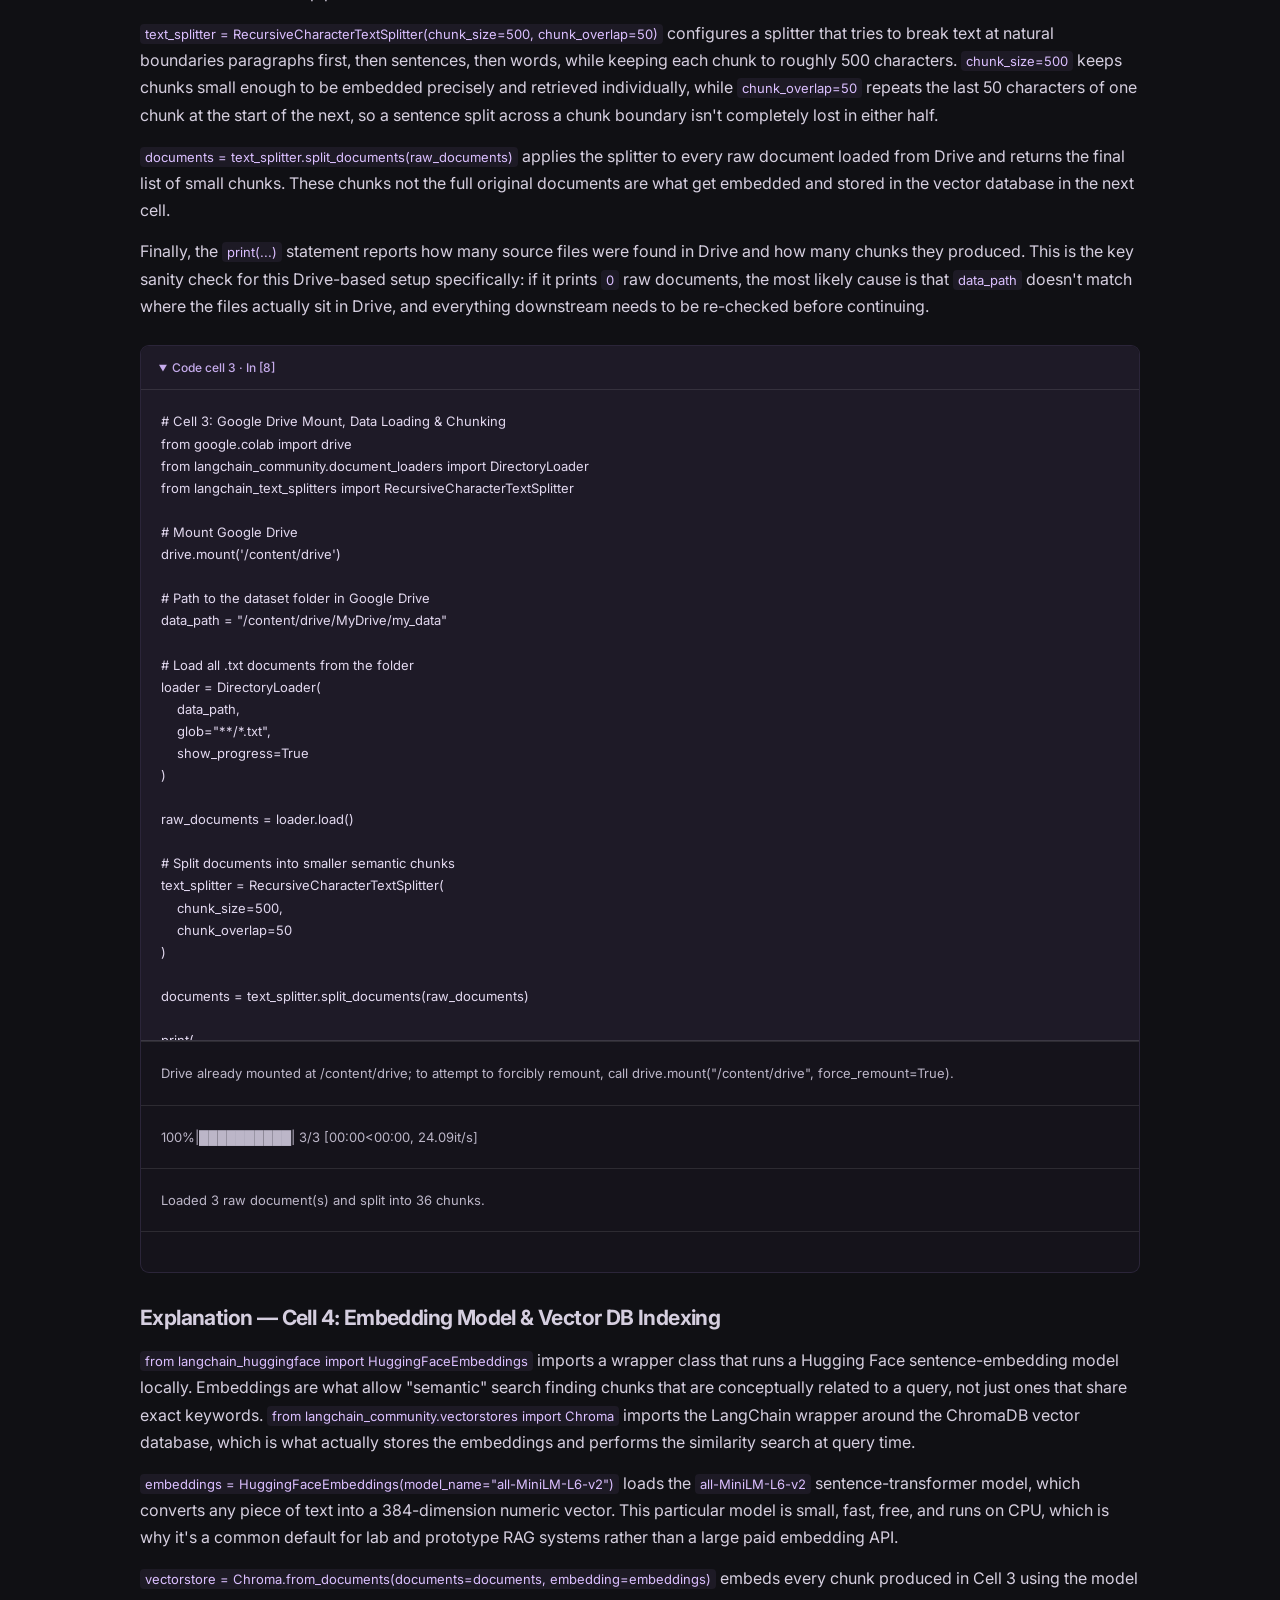
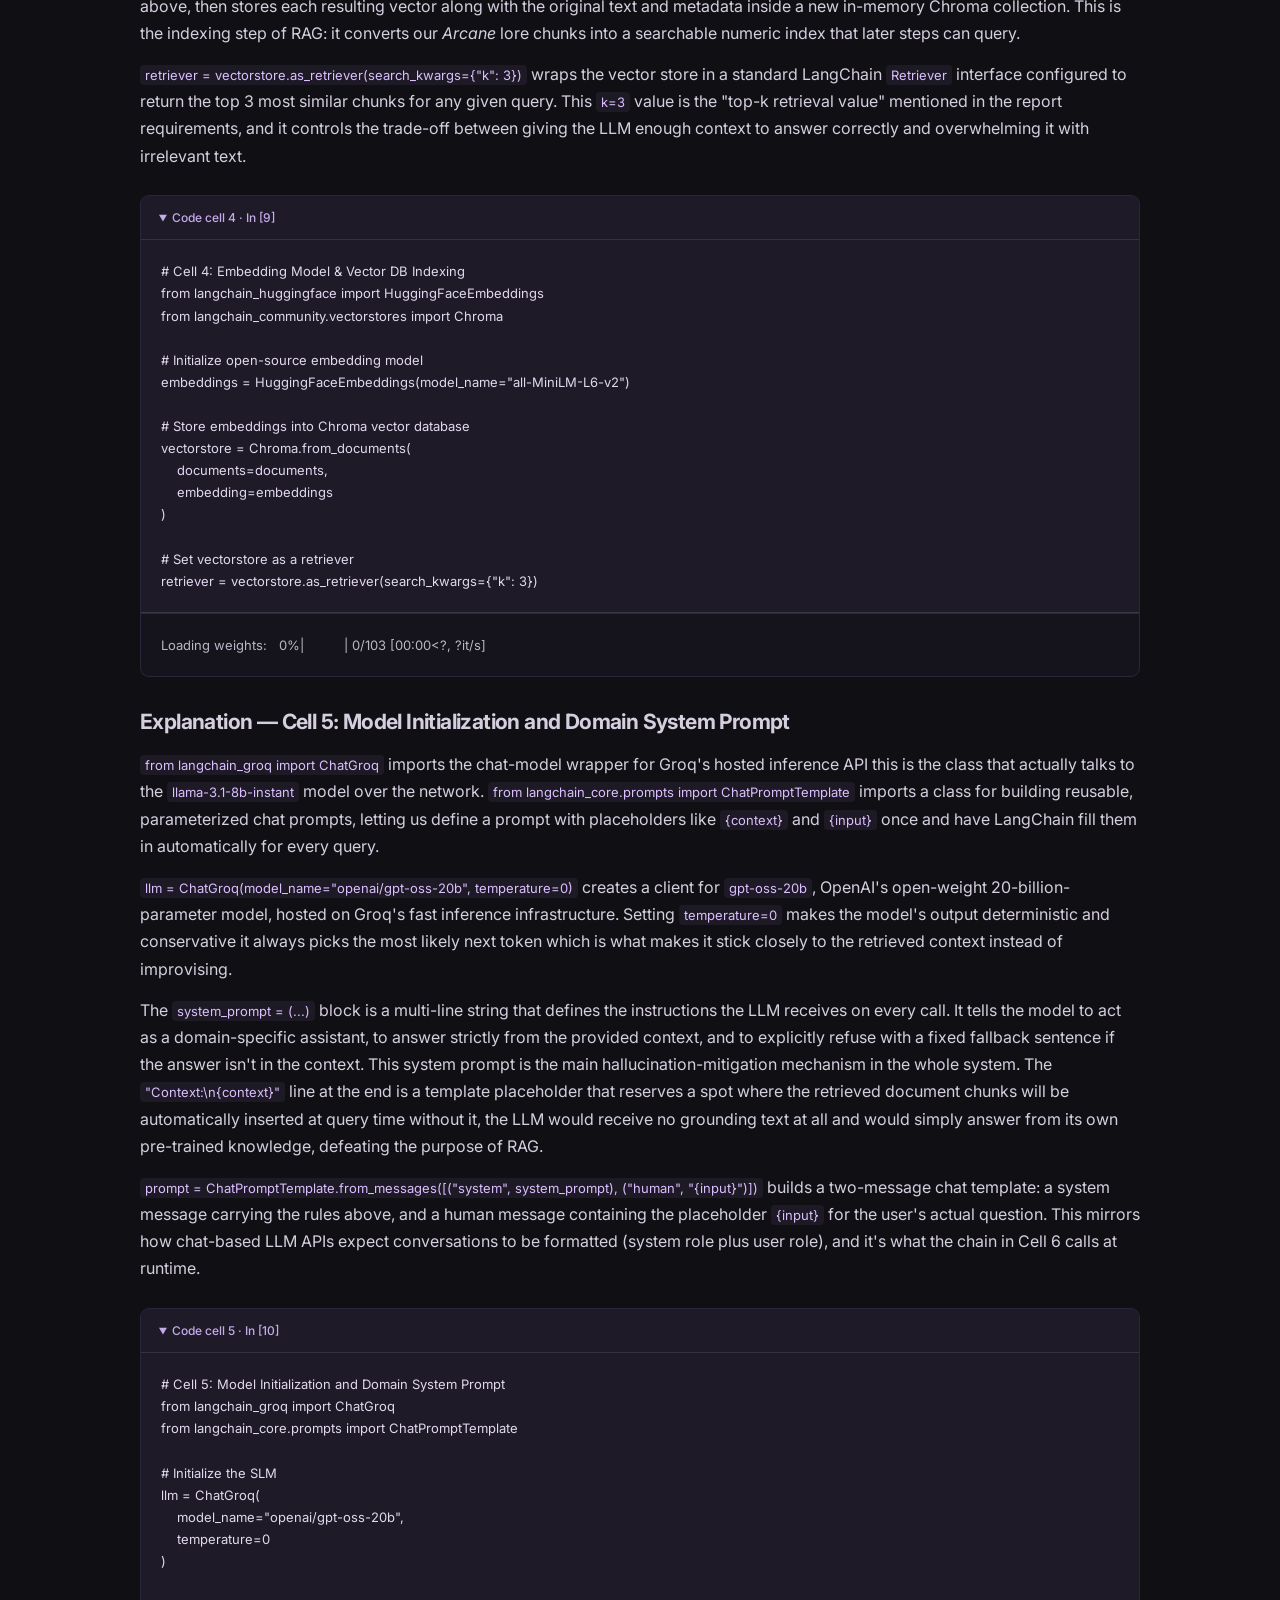
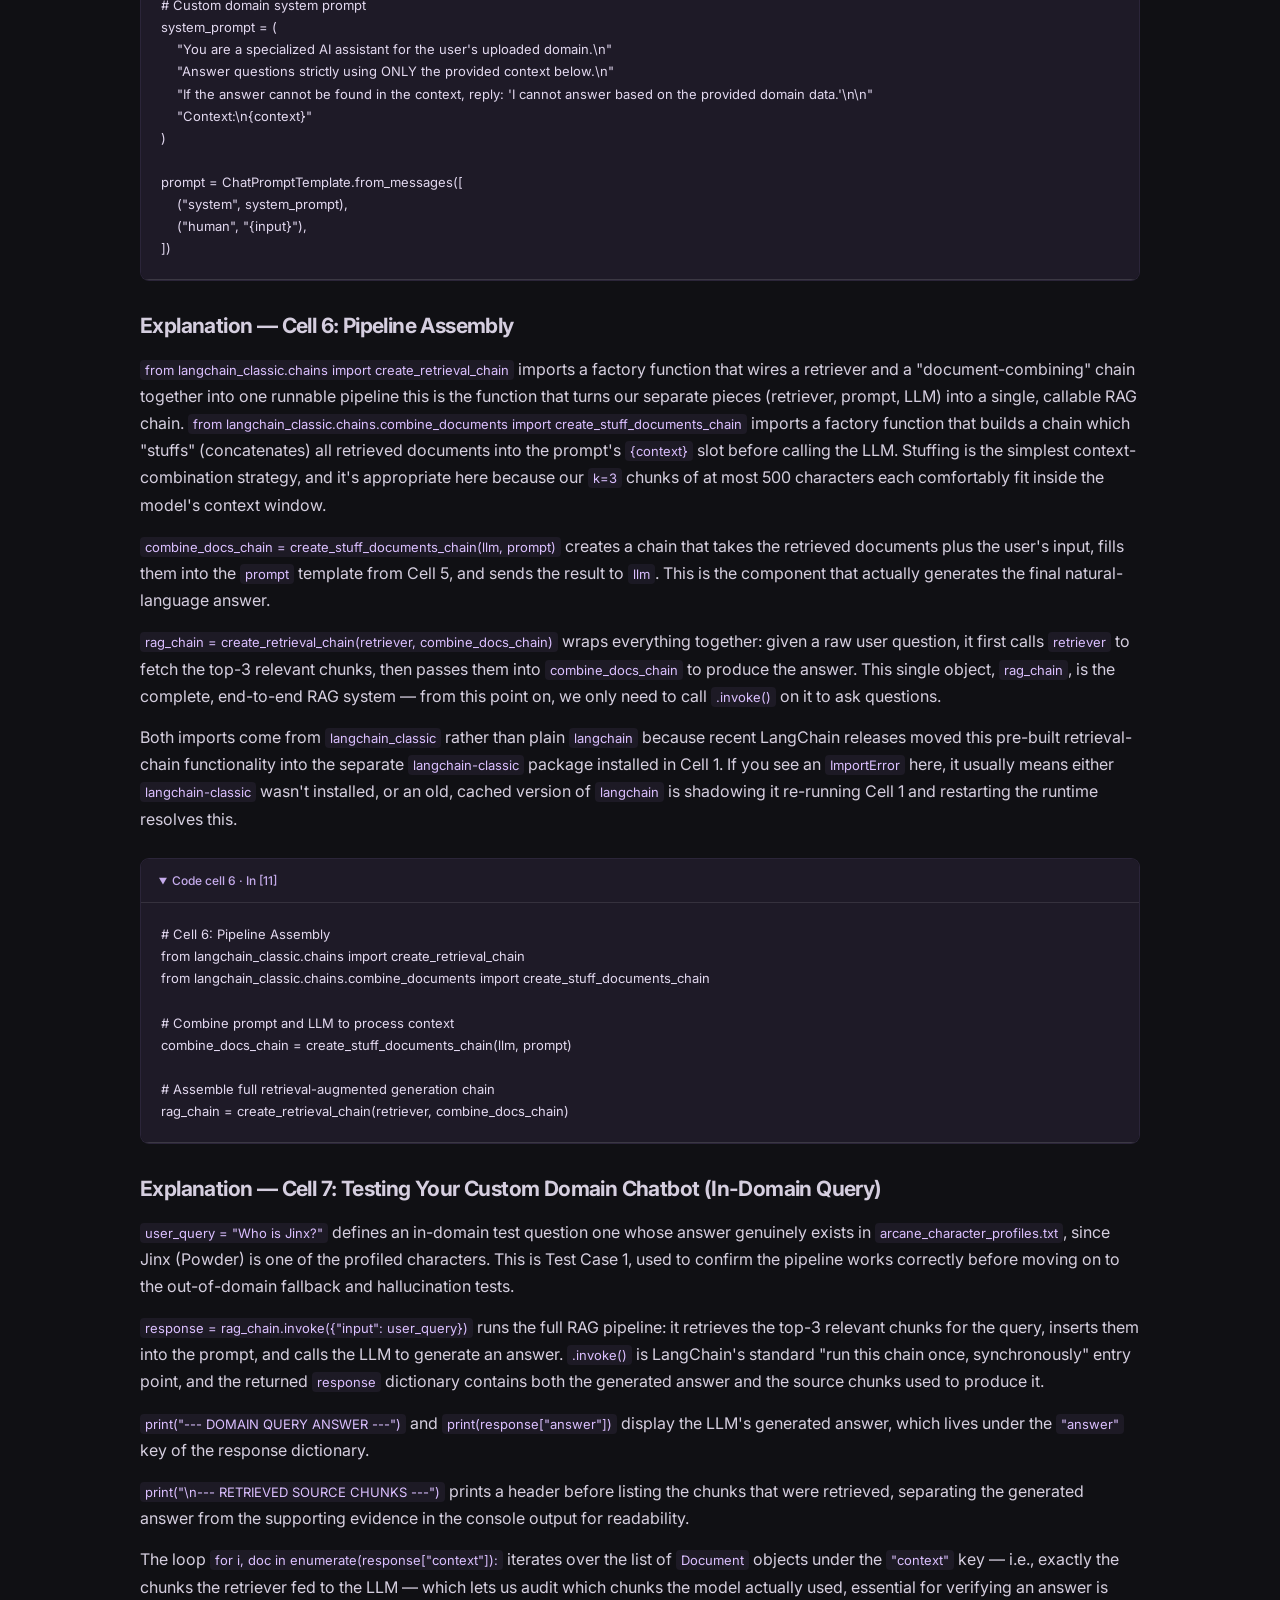
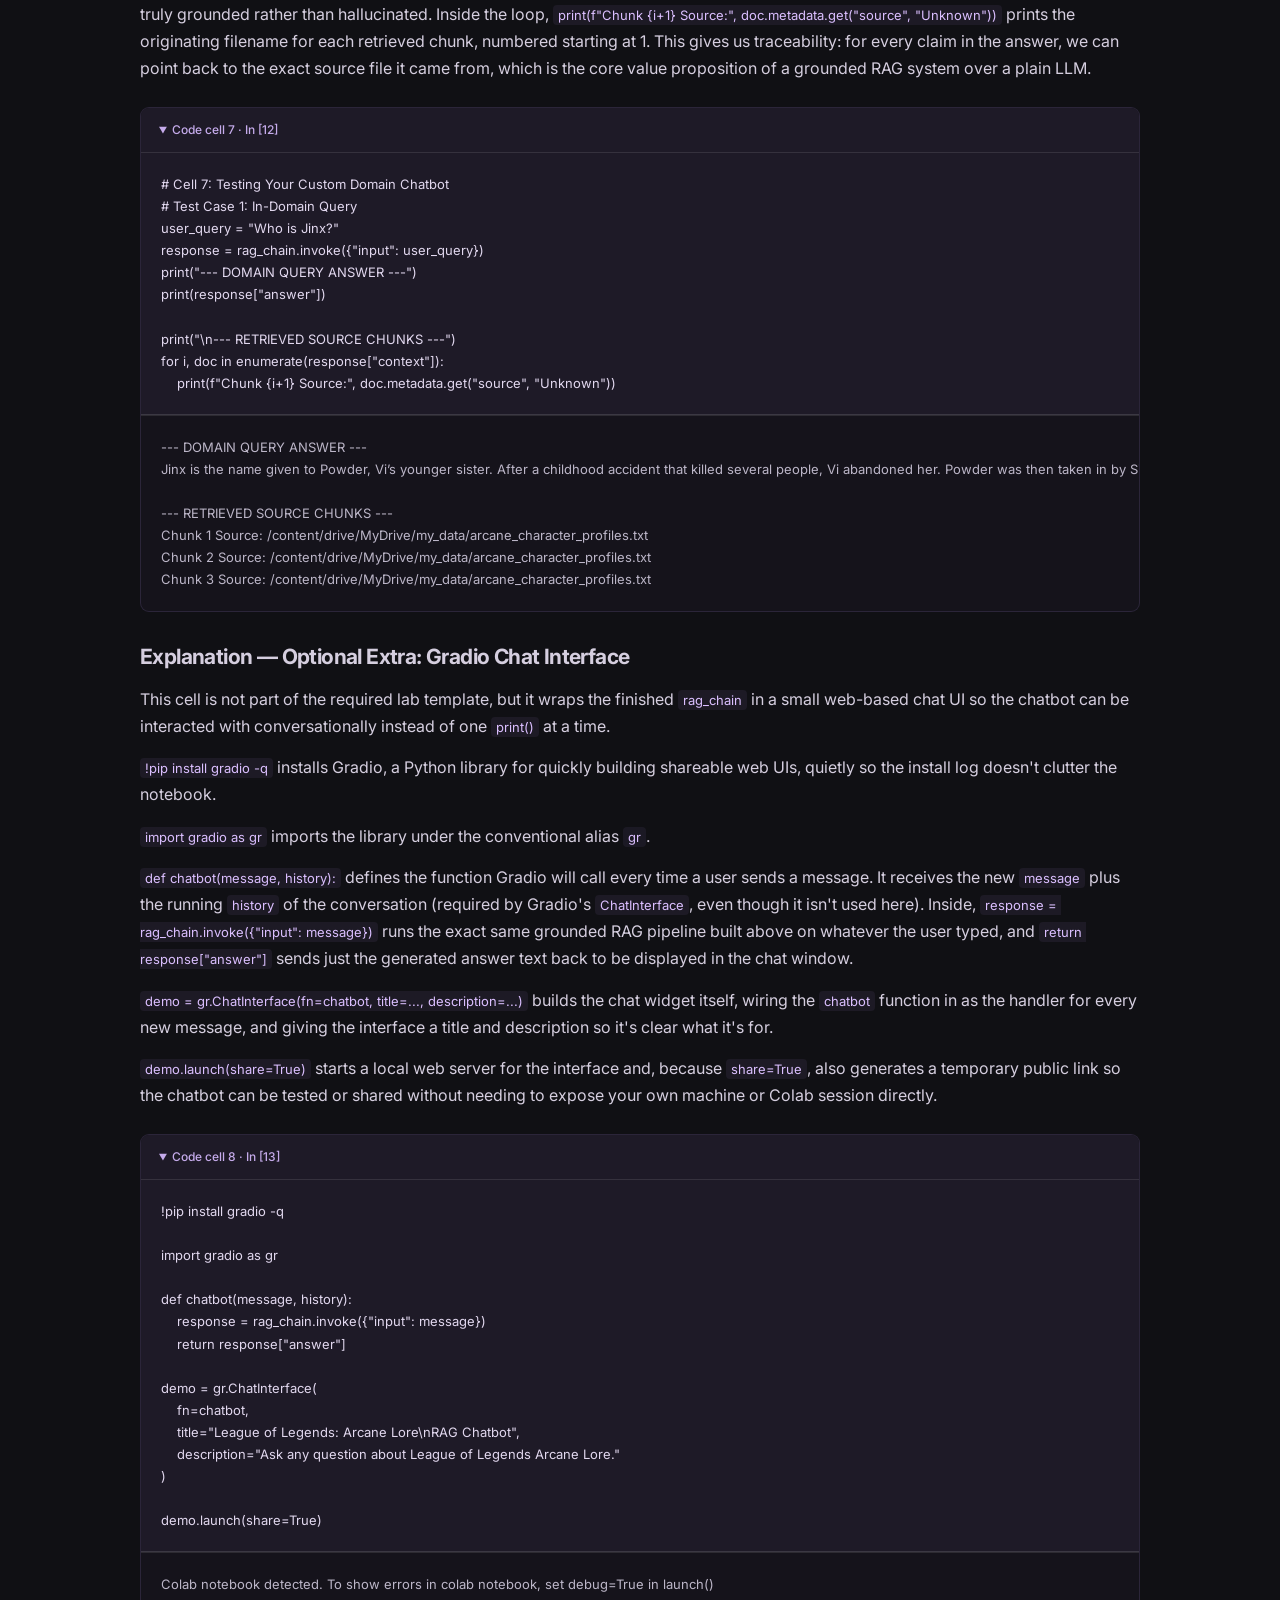
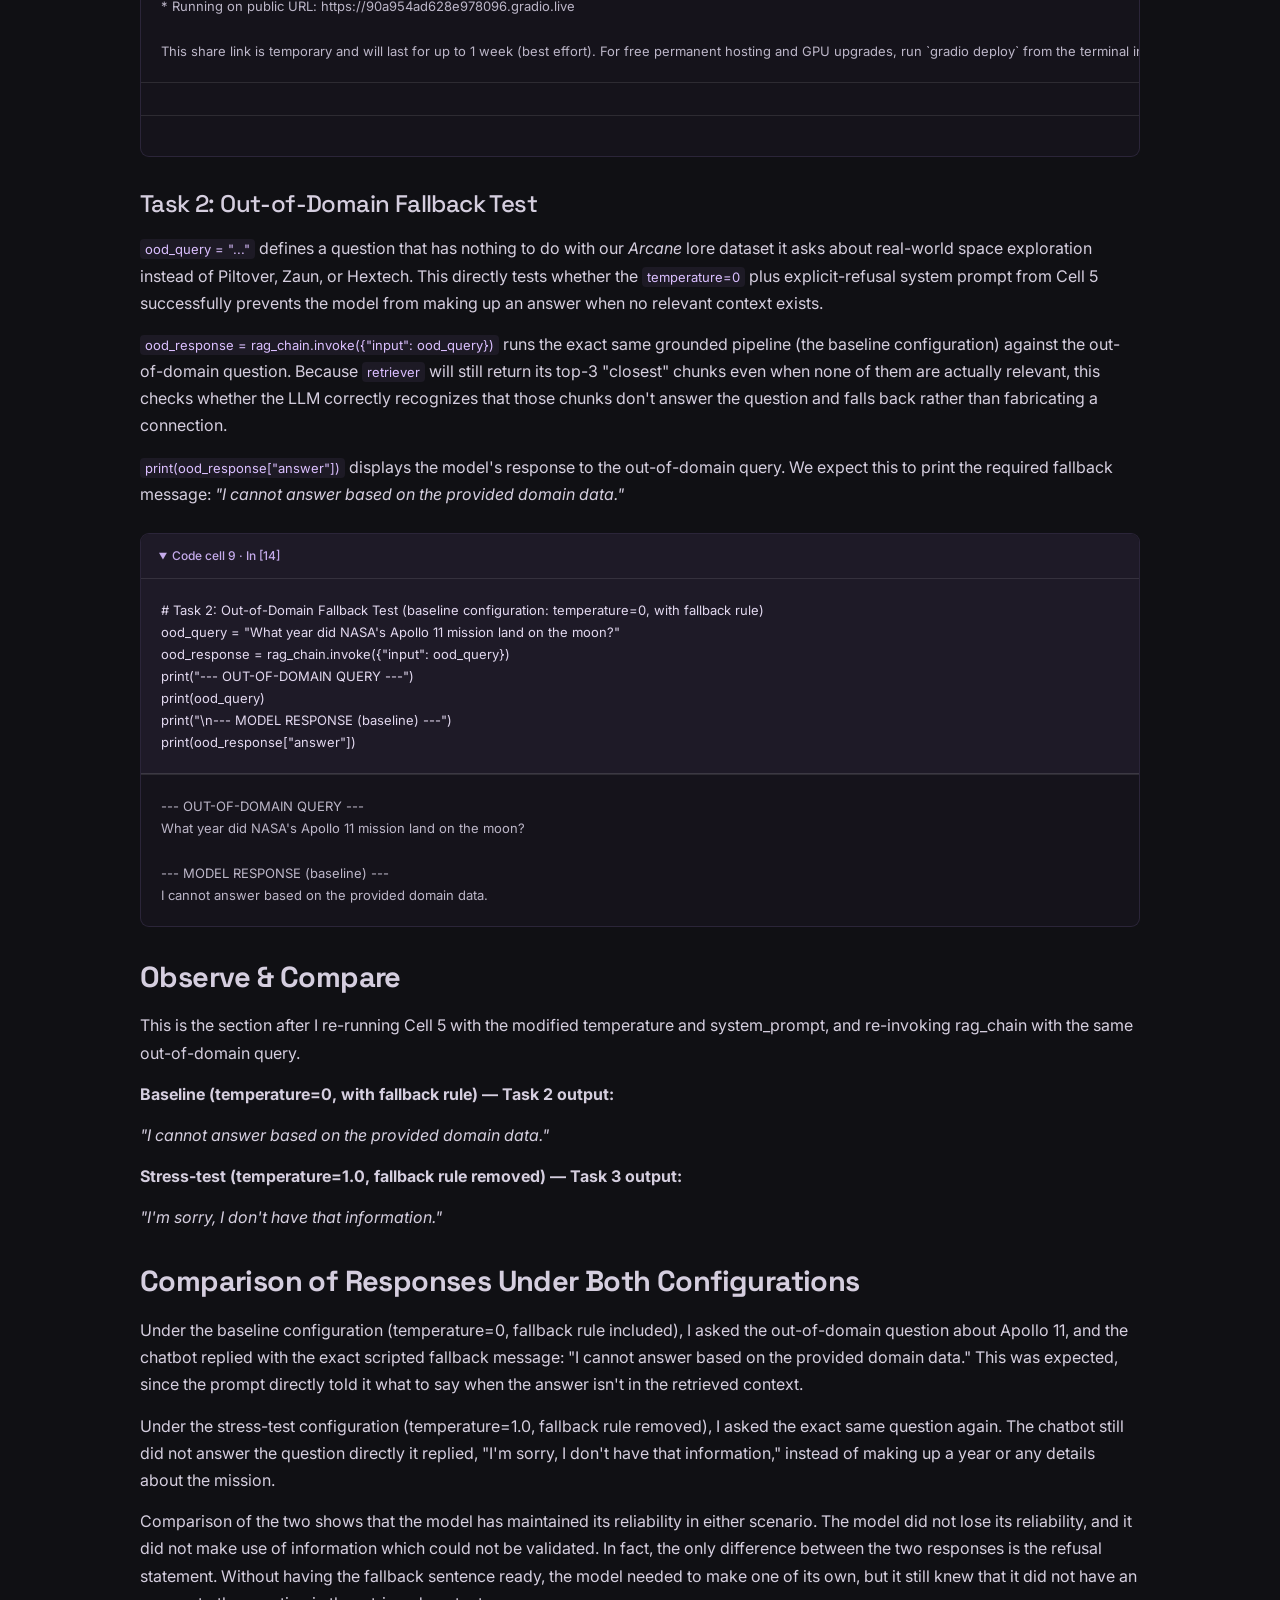
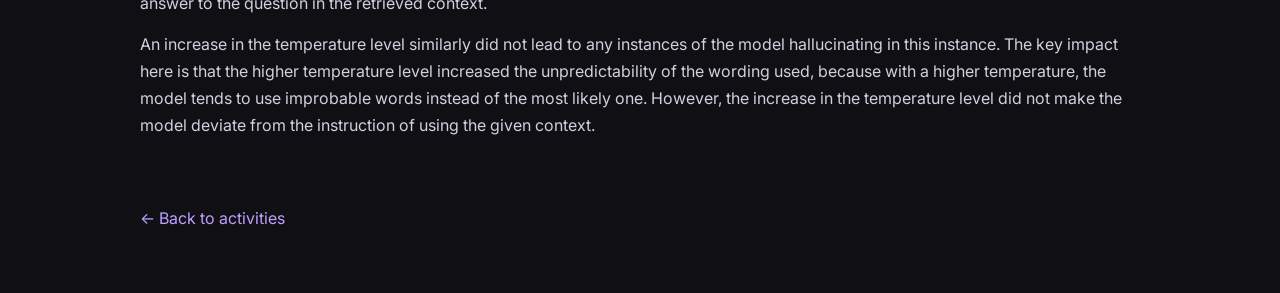
<file: notebooks/week-08.html>
<!doctype html><html lang="en"><head><meta charset="utf-8"><meta name="viewport" content="width=device-width,initial-scale=1"><title>Building and Evaluating a RAG Chatbot — Notebook</title><link rel="preconnect" href="https://fonts.googleapis.com"><link rel="preconnect" href="https://fonts.gstatic.com" crossorigin><link href="https://fonts.googleapis.com/css2?family=Inter:wght@400;500;600;700&family=Space+Grotesk:wght@400;500;600;700&display=swap" rel="stylesheet"><link rel="stylesheet" href="../assets/style.css"><link rel="stylesheet" href="../assets/notebook.css"><script src="../assets/notebook.js" defer></script></head><body><a class="skip" href="#notebook">Skip to notebook</a><header class="nb-toolbar"><a href="../index.html#work">← Back to activities</a><div><button id="toggle-code" aria-pressed="false">Hide code</button><a href="../ACTIVITIES/MIDTERMS/WEEK%2008%20-%20Lab%20Exercise%20PT-M1%20%28Building%20and%20Evaluating%20a%20RAG%20Chatbot%29/PT_M1_RAG_Arcane_Lore_Chatbot_ENRIQUEZ%20%281%29%20%281%29.ipynb" download>Download .ipynb ↗</a></div></header><main class="nb-page" id="notebook"><p class="eyebrow">MIDTERMS / WEEK 08 · NOTEBOOK</p><h1>Building and Evaluating a RAG Chatbot</h1><p class="nb-filename">PT_M1_RAG_Arcane_Lore_Chatbot_ENRIQUEZ (1) (1).ipynb</p><p class="nb-intro">Read the explanations, code, and saved results below. This preview does not run code; interactive widgets require opening the original notebook in Jupyter or Colab.</p><p class="nb-stats">9 code cells · 10 saved outputs</p><div class="nb-content"><section class="nb-markdown"><h2>ITCC508 Lab Exercise PT-M1</h2>
<h3>Building and Evaluating a Domain-Specific RAG Chatbot</h3>
<p><strong>Course:</strong> ITC CS08 — Introduction to LLMOps and RAG Concepts
<strong>Topic:</strong> Retrieval-Augmented Generation (RAG) &amp; Hallucination Mitigation
<strong>Chosen Domain:</strong> Gaming Lore — <em>Arcane</em> (League of Legends universe)</p>
<p><strong>Problem Statement:</strong> General-purpose LLMs are frequently trained on large amounts of internet fan-content about popular franchises, which mixes canon lore with fan theories, misremembered details, and outright fabrications. This makes it hard to trust an LLM&#x27;s answers about a specific franchise&#x27;s &quot;true&quot; story details. This chatbot solves that problem by grounding the LLM strictly in a curated set of accurate <em>Arcane</em> lore documents, so that answers are traceable to a specific, verifiable source rather than to whatever the model happened to memorize during pre-training.</p>
<p><strong>Source Files (stored in a <code>my_data</code> folder in Google Drive, at <code>/content/drive/MyDrive/my_data</code>):</strong></p>
<ul>
<li><code>arcane_character_profiles.txt</code> — biographies of the main characters (Vi, Jinx/Powder, Silco, Jayce, Viktor, Caitlyn).</li>
<li><code>hextech_technology.txt</code> — the in-universe technology of Hextech: its origins, the Hex Crystal, notable inventions, and the Hexcore.</li>
<li><code>piltover_zaun_setting.txt</code> — the world-building: the twin cities of Piltover and Zaun, their conflict, and the drug Shimmer.</li>
</ul></section><section class="nb-markdown"><h4>Cell 1: Environment Setup &amp; Package Installation</h4>
<p>This cell runs a shell command from inside the notebook the <code>!</code> prefix tells Jupyter/Colab to hand the line to the underlying OS shell instead of the Python interpreter. It installs every third-party library the rest of the notebook depends on. Colab and Jupyter runtimes start out bare, so none of these packages exist yet; if this cell is skipped, every <code>import</code> statement further down will fail with a <code>ModuleNotFoundError</code>. The <code>-q</code> flag just keeps the install logs quiet so the notebook output stays readable for grading.</p>
<p>Here&#x27;s what each package is for and why it&#x27;s needed:</p>
<ul>
<li><strong>langchain</strong> — the core orchestration framework. It provides the base abstractions (documents, chains, prompts) that every other LangChain package builds on, so nothing downstream would work without it.</li>
<li><strong>langchain-classic</strong> — a newer, separate package that LangChain split the older <code>create_retrieval_chain</code> and <code>create_stuff_documents_chain</code> helpers into. Recent LangChain versions moved this &quot;classic&quot; chain-building functionality out of the core <code>langchain</code> package, so it now has to be installed and imported on its own this is what Cell 6 relies on.</li>
<li><strong>langchain-community</strong> — LangChain&#x27;s community-maintained integrations package. It supplies <code>DirectoryLoader</code> and <code>Chroma</code>, used further down, because these wrap third-party tools rather than being part of core LangChain.</li>
<li><strong>langchain-groq</strong> — LangChain&#x27;s official Groq integration. It supplies the <code>ChatGroq</code> class used later to call our chat model on Groq&#x27;s hosted inference API. Groq is used here because it offers very low-latency inference for open-weight models.</li>
<li><strong>langchain-huggingface</strong> — LangChain&#x27;s Hugging Face integration. It supplies <code>HuggingFaceEmbeddings</code>, used to turn text into vectors, letting us use a free, open-source embedding model instead of a paid embedding API.</li>
<li><strong>chromadb</strong> — an open-source vector database. It stores the embedded document chunks and lets us search them by similarity this is the &quot;retrieval&quot; half of Retrieval-Augmented Generation, and without it there is nothing to retrieve from.</li>
<li><strong>pypdf</strong> — a PDF-parsing library, included so document loaders can extract text from <code>.pdf</code> files if any end up in the data folder. It keeps the pipeline general-purpose even though our chosen domain files are <code>.txt</code>.</li>
<li><strong>unstructured</strong> — a general-purpose document parsing library used internally by <code>DirectoryLoader</code> to read and normalize different file types (including plain <code>.txt</code>) into LangChain <code>Document</code> objects. It&#x27;s what actually powers the &quot;load anything from a folder&quot; behavior relied on when we load our documents from Google Drive.</li>
</ul></section><section class="nb-cell"><details class="nb-code" open><summary>Code cell 1 · In [5]</summary><pre><code># Cell 1: Environment Setup &amp; Package Installation
!pip install -q langchain langchain-classic langchain-community langchain-groq langchain-huggingface chromadb pypdf unstructured</code></pre></details></section><section class="nb-markdown"><h4>Explanation — Cell 2: Secure API Key Configuration</h4>
<p><code>import os</code> brings in Python&#x27;s built-in operating-system interface module, which lets the notebook read and write environment variables through <code>os.environ</code>. This matters because LangChain&#x27;s <code>ChatGroq</code> class automatically looks for the Groq API key inside the environment variable <code>GROQ_API_KEY</code>, so <code>os</code> is what lets us set that value.</p>
<p><code>import getpass</code> brings in Python&#x27;s built-in secure-input module. It provides <code>getpass.getpass()</code>, a function that reads input from the user <strong>without echoing it to the screen</strong>, which keeps the API key from showing up in the notebook&#x27;s visible output or cell history a basic but important credential-security practice.</p>
<p>The line <code>if &quot;GROQ_API_KEY&quot; not in os.environ:</code> is a conditional check that only prompts for the key if it hasn&#x27;t already been set in this session. This avoids re-prompting every time the cell is accidentally re-run, and still allows the key to be supplied another way if preferred.</p>
<p>Finally, <code>os.environ[&quot;GROQ_API_KEY&quot;] = getpass.getpass(&quot;Enter your Groq API Key: &quot;)</code> captures the typed key and stores it as an environment variable for the rest of the session. This is the single place the key is ever handled since it&#x27;s never printed or hard-coded into a cell, it won&#x27;t accidentally leak if the notebook file itself is shared or committed to a repository.</p></section><section class="nb-cell"><details class="nb-code" open><summary>Code cell 2 · In [7]</summary><pre><code># Cell 2: Secure API Key Configuration
import os
import getpass
# Prompts for API key securely without saving or echoing plain text in notebook cells
if &quot;GROQ_API_KEY&quot; not in os.environ:
    os.environ[&quot;GROQ_API_KEY&quot;] = getpass.getpass(&quot;Enter your Groq API Key: &quot;)</code></pre></details></section><section class="nb-markdown"><h4>Explanation — Cell 3: Google Drive Mount, Data Loading &amp; Chunking</h4>
<p>This notebook reads the <em>Arcane</em> lore files straight from Google Drive instead of writing them into the runtime from Python strings. This is more convenient to re-run: as long as the <code>my_data</code> folder already exists in Drive, you never have to re-upload or re-create the source files every time the runtime resets — you only need to mount your Drive and point the loader at the right folder.</p>
<p><code>from google.colab import drive</code> imports Colab&#x27;s Drive-mounting helper. This is a Colab-specific module, which is why this whole cell only works when the notebook is actually running on Colab rather than a plain local Jupyter server.</p>
<p><code>drive.mount(&#x27;/content/drive&#x27;)</code> mounts my Google Drive into the Colab virtual machine&#x27;s filesystem at <code>/content/drive</code>, and will prompt me to authorize access the first time it runs in a session. Once mounted, any file in your Drive becomes readable through a normal file path, which is what lets <code>DirectoryLoader</code> treat it exactly like a local folder.</p>
<p><code>data_path = &quot;/content/drive/MyDrive/my_data&quot;</code> defines the path to the folder inside my Drive where the three <em>Arcane</em> lore <code>.txt</code> files live. This must exactly match the folder&#x27;s real location and name in my Drive, otherwise the loader below will simply find zero files and every later step embedding, retrieval, generation will have nothing to work with. This is the single most common reason a Drive-based version of this notebook fails to run.</p>
<p><code>loader = DirectoryLoader(data_path, glob=&quot;**/*.txt&quot;, show_progress=True)</code> configures the loader to recursively scan <code>data_path</code> and pick up only <code>.txt</code> files. The <code>glob=&quot;**/*.txt&quot;</code> pattern is narrower than a plain <code>&quot;**/<em>.</em>&quot;</code> on purpose, so it won&#x27;t accidentally try to parse unrelated file types that might also be sitting in that Drive folder, while <code>show_progress=True</code> displays a progress bar as it works.</p>
<p><code>raw_documents = loader.load()</code> actually reads the matched files from Drive and returns a list of <code>Document</code> objects, each holding the full text of one file plus its source path in <code>metadata</code>. This is the &quot;Document Loading&quot; stage of the RAG architecture, and it produces the raw material the rest of the pipeline works on.</p>
<p><code>text_splitter = RecursiveCharacterTextSplitter(chunk_size=500, chunk_overlap=50)</code> configures a splitter that tries to break text at natural boundaries paragraphs first, then sentences, then words, while keeping each chunk to roughly 500 characters. <code>chunk_size=500</code> keeps chunks small enough to be embedded precisely and retrieved individually, while <code>chunk_overlap=50</code> repeats the last 50 characters of one chunk at the start of the next, so a sentence split across a chunk boundary isn&#x27;t completely lost in either half.</p>
<p><code>documents = text_splitter.split_documents(raw_documents)</code> applies the splitter to every raw document loaded from Drive and returns the final list of small chunks. These chunks not the full original documents are what get embedded and stored in the vector database in the next cell.</p>
<p>Finally, the <code>print(...)</code> statement reports how many source files were found in Drive and how many chunks they produced. This is the key sanity check for this Drive-based setup specifically: if it prints <code>0</code> raw documents, the most likely cause is that <code>data_path</code> doesn&#x27;t match where the files actually sit in Drive, and everything downstream needs to be re-checked before continuing.</p></section><section class="nb-cell"><details class="nb-code" open><summary>Code cell 3 · In [8]</summary><pre><code># Cell 3: Google Drive Mount, Data Loading &amp; Chunking
from google.colab import drive
from langchain_community.document_loaders import DirectoryLoader
from langchain_text_splitters import RecursiveCharacterTextSplitter

# Mount Google Drive
drive.mount(&#x27;/content/drive&#x27;)

# Path to the dataset folder in Google Drive
data_path = &quot;/content/drive/MyDrive/my_data&quot;

# Load all .txt documents from the folder
loader = DirectoryLoader(
    data_path,
    glob=&quot;**/*.txt&quot;,
    show_progress=True
)

raw_documents = loader.load()

# Split documents into smaller semantic chunks
text_splitter = RecursiveCharacterTextSplitter(
    chunk_size=500,
    chunk_overlap=50
)

documents = text_splitter.split_documents(raw_documents)

print(
    f&quot;Loaded {len(raw_documents)} raw document(s) and &quot;
    f&quot;split into {len(documents)} chunks.&quot;
)</code></pre></details><pre class="nb-output">Drive already mounted at /content/drive; to attempt to forcibly remount, call drive.mount(&quot;/content/drive&quot;, force_remount=True).
</pre><pre class="nb-output">100%|██████████| 3/3 [00:00&lt;00:00, 24.09it/s]</pre><pre class="nb-output">Loaded 3 raw document(s) and split into 36 chunks.
</pre><pre class="nb-output">
</pre></section><section class="nb-markdown"><h4>Explanation — Cell 4: Embedding Model &amp; Vector DB Indexing</h4>
<p><code>from langchain_huggingface import HuggingFaceEmbeddings</code> imports a wrapper class that runs a Hugging Face sentence-embedding model locally. Embeddings are what allow &quot;semantic&quot; search finding chunks that are conceptually related to a query, not just ones that share exact keywords. <code>from langchain_community.vectorstores import Chroma</code> imports the LangChain wrapper around the ChromaDB vector database, which is what actually stores the embeddings and performs the similarity search at query time.</p>
<p><code>embeddings = HuggingFaceEmbeddings(model_name=&quot;all-MiniLM-L6-v2&quot;)</code> loads the <code>all-MiniLM-L6-v2</code> sentence-transformer model, which converts any piece of text into a 384-dimension numeric vector. This particular model is small, fast, free, and runs on CPU, which is why it&#x27;s a common default for lab and prototype RAG systems rather than a large paid embedding API.</p>
<p><code>vectorstore = Chroma.from_documents(documents=documents, embedding=embeddings)</code> embeds every chunk produced in Cell 3 using the model above, then stores each resulting vector along with the original text and metadata inside a new in-memory Chroma collection. This is the indexing step of RAG: it converts our <em>Arcane</em> lore chunks into a searchable numeric index that later steps can query.</p>
<p><code>retriever = vectorstore.as_retriever(search_kwargs={&quot;k&quot;: 3})</code> wraps the vector store in a standard LangChain <code>Retriever</code> interface configured to return the top 3 most similar chunks for any given query. This <code>k=3</code> value is the &quot;top-k retrieval value&quot; mentioned in the report requirements, and it controls the trade-off between giving the LLM enough context to answer correctly and overwhelming it with irrelevant text.</p></section><section class="nb-cell"><details class="nb-code" open><summary>Code cell 4 · In [9]</summary><pre><code># Cell 4: Embedding Model &amp; Vector DB Indexing
from langchain_huggingface import HuggingFaceEmbeddings
from langchain_community.vectorstores import Chroma

# Initialize open-source embedding model
embeddings = HuggingFaceEmbeddings(model_name=&quot;all-MiniLM-L6-v2&quot;)

# Store embeddings into Chroma vector database
vectorstore = Chroma.from_documents(
    documents=documents,
    embedding=embeddings
)

# Set vectorstore as a retriever
retriever = vectorstore.as_retriever(search_kwargs={&quot;k&quot;: 3})</code></pre></details><pre class="nb-output">Loading weights:   0%|          | 0/103 [00:00&lt;?, ?it/s]</pre></section><section class="nb-markdown"><h4>Explanation — Cell 5: Model Initialization and Domain System Prompt</h4>
<p><code>from langchain_groq import ChatGroq</code> imports the chat-model wrapper for Groq&#x27;s hosted inference API this is the class that actually talks to the <code>llama-3.1-8b-instant</code> model over the network. <code>from langchain_core.prompts import ChatPromptTemplate</code> imports a class for building reusable, parameterized chat prompts, letting us define a prompt with placeholders like <code>{context}</code> and <code>{input}</code> once and have LangChain fill them in automatically for every query.</p>
<p><code>llm = ChatGroq(model_name=&quot;openai/gpt-oss-20b&quot;, temperature=0)</code> creates a client for <code>gpt-oss-20b</code>, OpenAI&#x27;s open-weight 20-billion-parameter model, hosted on Groq&#x27;s fast inference infrastructure. Setting <code>temperature=0</code> makes the model&#x27;s output deterministic and conservative it always picks the most likely next token which is what makes it stick closely to the retrieved context instead of improvising.</p>
<p>The <code>system_prompt = (...)</code> block is a multi-line string that defines the instructions the LLM receives on every call. It tells the model to act as a domain-specific assistant, to answer strictly from the provided context, and to explicitly refuse with a fixed fallback sentence if the answer isn&#x27;t in the context. This system prompt is the main hallucination-mitigation mechanism in the whole system. The <code>&quot;Context:\n{context}&quot;</code> line at the end is a template placeholder that reserves a spot where the retrieved document chunks will be automatically inserted at query time without it, the LLM would receive no grounding text at all and would simply answer from its own pre-trained knowledge, defeating the purpose of RAG.</p>
<p><code>prompt = ChatPromptTemplate.from_messages([(&quot;system&quot;, system_prompt), (&quot;human&quot;, &quot;{input}&quot;)])</code> builds a two-message chat template: a system message carrying the rules above, and a human message containing the placeholder <code>{input}</code> for the user&#x27;s actual question. This mirrors how chat-based LLM APIs expect conversations to be formatted (system role plus user role), and it&#x27;s what the chain in Cell 6 calls at runtime.</p></section><section class="nb-cell"><details class="nb-code" open><summary>Code cell 5 · In [10]</summary><pre><code># Cell 5: Model Initialization and Domain System Prompt
from langchain_groq import ChatGroq
from langchain_core.prompts import ChatPromptTemplate

# Initialize the SLM
llm = ChatGroq(
    model_name=&quot;openai/gpt-oss-20b&quot;,
    temperature=0
)

# Custom domain system prompt
system_prompt = (
    &quot;You are a specialized AI assistant for the user&#x27;s uploaded domain.\n&quot;
    &quot;Answer questions strictly using ONLY the provided context below.\n&quot;
    &quot;If the answer cannot be found in the context, reply: &#x27;I cannot answer based on the provided domain data.&#x27;\n\n&quot;
    &quot;Context:\n{context}&quot;
)

prompt = ChatPromptTemplate.from_messages([
    (&quot;system&quot;, system_prompt),
    (&quot;human&quot;, &quot;{input}&quot;),
])</code></pre></details></section><section class="nb-markdown"><h4>Explanation — Cell 6: Pipeline Assembly</h4>
<p><code>from langchain_classic.chains import create_retrieval_chain</code> imports a factory function that wires a retriever and a &quot;document-combining&quot; chain together into one runnable pipeline this is the function that turns our separate pieces (retriever, prompt, LLM) into a single, callable RAG chain. <code>from langchain_classic.chains.combine_documents import create_stuff_documents_chain</code> imports a factory function that builds a chain which &quot;stuffs&quot; (concatenates) all retrieved documents into the prompt&#x27;s <code>{context}</code> slot before calling the LLM. Stuffing is the simplest context-combination strategy, and it&#x27;s appropriate here because our <code>k=3</code> chunks of at most 500 characters each comfortably fit inside the model&#x27;s context window.</p>
<p><code>combine_docs_chain = create_stuff_documents_chain(llm, prompt)</code> creates a chain that takes the retrieved documents plus the user&#x27;s input, fills them into the <code>prompt</code> template from Cell 5, and sends the result to <code>llm</code>. This is the component that actually generates the final natural-language answer.</p>
<p><code>rag_chain = create_retrieval_chain(retriever, combine_docs_chain)</code> wraps everything together: given a raw user question, it first calls <code>retriever</code> to fetch the top-3 relevant chunks, then passes them into <code>combine_docs_chain</code> to produce the answer. This single object, <code>rag_chain</code>, is the complete, end-to-end RAG system — from this point on, we only need to call <code>.invoke()</code> on it to ask questions.</p>
<p>Both imports come from <code>langchain_classic</code> rather than plain <code>langchain</code> because recent LangChain releases moved this pre-built retrieval-chain functionality into the separate <code>langchain-classic</code> package installed in Cell 1. If you see an <code>ImportError</code> here, it usually means either <code>langchain-classic</code> wasn&#x27;t installed, or an old, cached version of <code>langchain</code> is shadowing it re-running Cell 1 and restarting the runtime resolves this.</p></section><section class="nb-cell"><details class="nb-code" open><summary>Code cell 6 · In [11]</summary><pre><code># Cell 6: Pipeline Assembly
from langchain_classic.chains import create_retrieval_chain
from langchain_classic.chains.combine_documents import create_stuff_documents_chain

# Combine prompt and LLM to process context
combine_docs_chain = create_stuff_documents_chain(llm, prompt)

# Assemble full retrieval-augmented generation chain
rag_chain = create_retrieval_chain(retriever, combine_docs_chain)</code></pre></details></section><section class="nb-markdown"><h4>Explanation — Cell 7: Testing Your Custom Domain Chatbot (In-Domain Query)</h4>
<p><code>user_query = &quot;Who is Jinx?&quot;</code> defines an in-domain test question one whose answer genuinely exists in <code>arcane_character_profiles.txt</code>, since Jinx (Powder) is one of the profiled characters. This is Test Case 1, used to confirm the pipeline works correctly before moving on to the out-of-domain fallback and hallucination tests.</p>
<p><code>response = rag_chain.invoke({&quot;input&quot;: user_query})</code> runs the full RAG pipeline: it retrieves the top-3 relevant chunks for the query, inserts them into the prompt, and calls the LLM to generate an answer. <code>.invoke()</code> is LangChain&#x27;s standard &quot;run this chain once, synchronously&quot; entry point, and the returned <code>response</code> dictionary contains both the generated answer and the source chunks used to produce it.</p>
<p><code>print(&quot;--- DOMAIN QUERY ANSWER ---&quot;)</code> and <code>print(response[&quot;answer&quot;])</code> display the LLM&#x27;s generated answer, which lives under the <code>&quot;answer&quot;</code> key of the response dictionary.</p>
<p><code>print(&quot;\n--- RETRIEVED SOURCE CHUNKS ---&quot;)</code> prints a header before listing the chunks that were retrieved, separating the generated answer from the supporting evidence in the console output for readability.</p>
<p>The loop <code>for i, doc in enumerate(response[&quot;context&quot;]):</code> iterates over the list of <code>Document</code> objects under the <code>&quot;context&quot;</code> key — i.e., exactly the chunks the retriever fed to the LLM — which lets us audit which chunks the model actually used, essential for verifying an answer is truly grounded rather than hallucinated. Inside the loop, <code>print(f&quot;Chunk {i+1} Source:&quot;, doc.metadata.get(&quot;source&quot;, &quot;Unknown&quot;))</code> prints the originating filename for each retrieved chunk, numbered starting at 1. This gives us traceability: for every claim in the answer, we can point back to the exact source file it came from, which is the core value proposition of a grounded RAG system over a plain LLM.</p></section><section class="nb-cell"><details class="nb-code" open><summary>Code cell 7 · In [12]</summary><pre><code># Cell 7: Testing Your Custom Domain Chatbot
# Test Case 1: In-Domain Query
user_query = &quot;Who is Jinx?&quot;
response = rag_chain.invoke({&quot;input&quot;: user_query})
print(&quot;--- DOMAIN QUERY ANSWER ---&quot;)
print(response[&quot;answer&quot;])

print(&quot;\n--- RETRIEVED SOURCE CHUNKS ---&quot;)
for i, doc in enumerate(response[&quot;context&quot;]):
    print(f&quot;Chunk {i+1} Source:&quot;, doc.metadata.get(&quot;source&quot;, &quot;Unknown&quot;))</code></pre></details><pre class="nb-output">--- DOMAIN QUERY ANSWER ---
Jinx is the name given to Powder, Vi’s younger sister. After a childhood accident that killed several people, Vi abandoned her. Powder was then taken in by Silco, the crime boss of Zaun, who raised her as a weapon for his cause and renamed her Jinx. She became a brilliant but unstable inventor of chaotic weaponry and served as Silco’s enforcer and successor.

--- RETRIEVED SOURCE CHUNKS ---
Chunk 1 Source: /content/drive/MyDrive/my_data/arcane_character_profiles.txt
Chunk 2 Source: /content/drive/MyDrive/my_data/arcane_character_profiles.txt
Chunk 3 Source: /content/drive/MyDrive/my_data/arcane_character_profiles.txt
</pre></section><section class="nb-markdown"><h4>Explanation — Optional Extra: Gradio Chat Interface</h4>
<p>This cell is not part of the required lab template, but it wraps the finished <code>rag_chain</code> in a small web-based chat UI so the chatbot can be interacted with conversationally instead of one <code>print()</code> at a time.</p>
<p><code>!pip install gradio -q</code> installs Gradio, a Python library for quickly building shareable web UIs, quietly so the install log doesn&#x27;t clutter the notebook.</p>
<p><code>import gradio as gr</code> imports the library under the conventional alias <code>gr</code>.</p>
<p><code>def chatbot(message, history):</code> defines the function Gradio will call every time a user sends a message. It receives the new <code>message</code> plus the running <code>history</code> of the conversation (required by Gradio&#x27;s <code>ChatInterface</code>, even though it isn&#x27;t used here). Inside, <code>response = rag_chain.invoke({&quot;input&quot;: message})</code> runs the exact same grounded RAG pipeline built above on whatever the user typed, and <code>return response[&quot;answer&quot;]</code> sends just the generated answer text back to be displayed in the chat window.</p>
<p><code>demo = gr.ChatInterface(fn=chatbot, title=..., description=...)</code> builds the chat widget itself, wiring the <code>chatbot</code> function in as the handler for every new message, and giving the interface a title and description so it&#x27;s clear what it&#x27;s for.</p>
<p><code>demo.launch(share=True)</code> starts a local web server for the interface and, because <code>share=True</code>, also generates a temporary public link so the chatbot can be tested or shared without needing to expose your own machine or Colab session directly.</p></section><section class="nb-cell"><details class="nb-code" open><summary>Code cell 8 · In [13]</summary><pre><code>!pip install gradio -q

import gradio as gr

def chatbot(message, history):
    response = rag_chain.invoke({&quot;input&quot;: message})
    return response[&quot;answer&quot;]

demo = gr.ChatInterface(
    fn=chatbot,
    title=&quot;League of Legends: Arcane Lore\nRAG Chatbot&quot;,
    description=&quot;Ask any question about League of Legends Arcane Lore.&quot;
)

demo.launch(share=True)</code></pre></details><pre class="nb-output">Colab notebook detected. To show errors in colab notebook, set debug=True in launch()
* Running on public URL: https://90a954ad628e978096.gradio.live

This share link is temporary and will last for up to 1 week (best effort). For free permanent hosting and GPU upgrades, run `gradio deploy` from the terminal in the working directory to deploy to Hugging Face Spaces (https://huggingface.co/spaces)
</pre><div class="nb-rich-output"><div></div></div><pre class="nb-output"></pre></section><section class="nb-markdown"><h3>Task 2: Out-of-Domain Fallback Test</h3>
<p><code>ood_query = &quot;...&quot;</code> defines a question that has nothing to do with our <em>Arcane</em> lore dataset it asks about real-world space exploration instead of Piltover, Zaun, or Hextech. This directly tests whether the <code>temperature=0</code> plus explicit-refusal system prompt from Cell 5 successfully prevents the model from making up an answer when no relevant context exists.</p>
<p><code>ood_response = rag_chain.invoke({&quot;input&quot;: ood_query})</code> runs the exact same grounded pipeline (the baseline configuration) against the out-of-domain question. Because <code>retriever</code> will still return its top-3 &quot;closest&quot; chunks even when none of them are actually relevant, this checks whether the LLM correctly recognizes that those chunks don&#x27;t answer the question and falls back rather than fabricating a connection.</p>
<p><code>print(ood_response[&quot;answer&quot;])</code> displays the model&#x27;s response to the out-of-domain query. We expect this to print the required fallback message: <em>&quot;I cannot answer based on the provided domain data.&quot;</em></p></section><section class="nb-cell"><details class="nb-code" open><summary>Code cell 9 · In [14]</summary><pre><code># Task 2: Out-of-Domain Fallback Test (baseline configuration: temperature=0, with fallback rule)
ood_query = &quot;What year did NASA&#x27;s Apollo 11 mission land on the moon?&quot;
ood_response = rag_chain.invoke({&quot;input&quot;: ood_query})
print(&quot;--- OUT-OF-DOMAIN QUERY ---&quot;)
print(ood_query)
print(&quot;\n--- MODEL RESPONSE (baseline) ---&quot;)
print(ood_response[&quot;answer&quot;])</code></pre></details><pre class="nb-output">--- OUT-OF-DOMAIN QUERY ---
What year did NASA&#x27;s Apollo 11 mission land on the moon?

--- MODEL RESPONSE (baseline) ---
I cannot answer based on the provided domain data.
</pre></section><section class="nb-markdown"><h2><strong>Observe &amp; Compare</strong></h2>
<p>This is the section after I re-running Cell 5 with the modified temperature and system_prompt, and re-invoking rag_chain with the same out-of-domain query.</p>
<p><strong>Baseline (temperature=0, with fallback rule) — Task 2 output:</strong></p>
<p><em>&quot;I cannot answer based on the provided domain data.&quot;</em></p>
<p><strong>Stress-test (temperature=1.0, fallback rule removed) — Task 3 output:</strong></p>
<p><em>&quot;I&#x27;m sorry, I don&#x27;t have that information.&quot;</em></p>
<h2><strong>Comparison of Responses Under Both Configurations</strong></h2>
<p>Under the baseline configuration (temperature=0, fallback rule included), I asked the out-of-domain question about Apollo 11, and the chatbot replied with the exact scripted fallback message: &quot;I cannot answer based on the provided domain data.&quot; This was expected, since the prompt directly told it what to say when the answer isn&#x27;t in the retrieved context.</p>
<p>Under the stress-test configuration (temperature=1.0, fallback rule removed), I asked the exact same question again. The chatbot still did not answer the question directly it replied, &quot;I&#x27;m sorry, I don&#x27;t have that information,&quot; instead of making up a year or any details about the mission.</p>
<p>Comparison of the two shows that the model has maintained its reliability in either scenario. The model did not lose its reliability, and it did not make use of information which could not be validated. In fact, the only difference between the two responses is the refusal statement. Without having the fallback sentence ready, the model needed to make one of its own, but it still knew that it did not have an answer to the question in the retrieved context.</p>
<p>An increase in the temperature level similarly did not lead to any instances of the model hallucinating in this instance. The key impact here is that the higher temperature level increased the unpredictability of the wording used, because with a higher temperature, the model tends to use improbable words instead of the most likely one. However, the increase in the temperature level did not make the model deviate from the instruction of using the given context.</p></section></div><a class="nb-end" href="../index.html#work">← Back to activities</a></main></body></html>
</file>
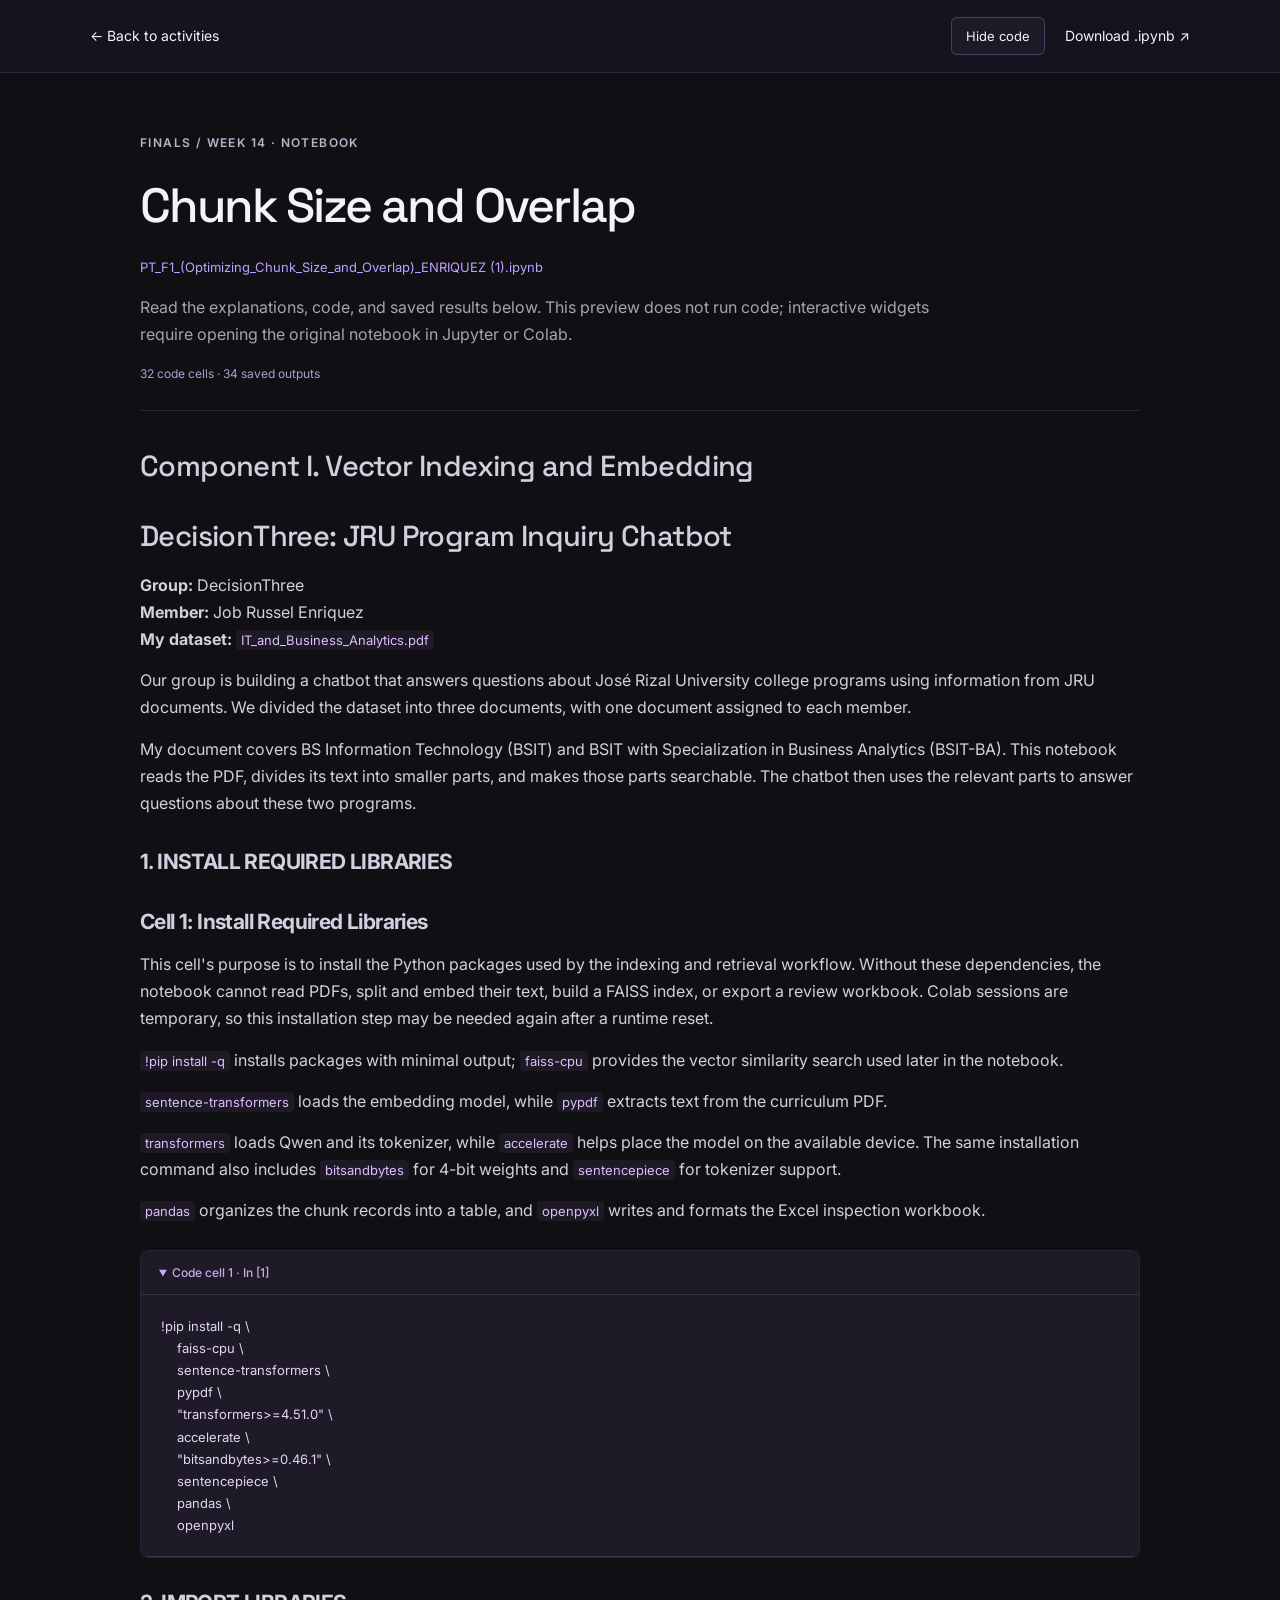
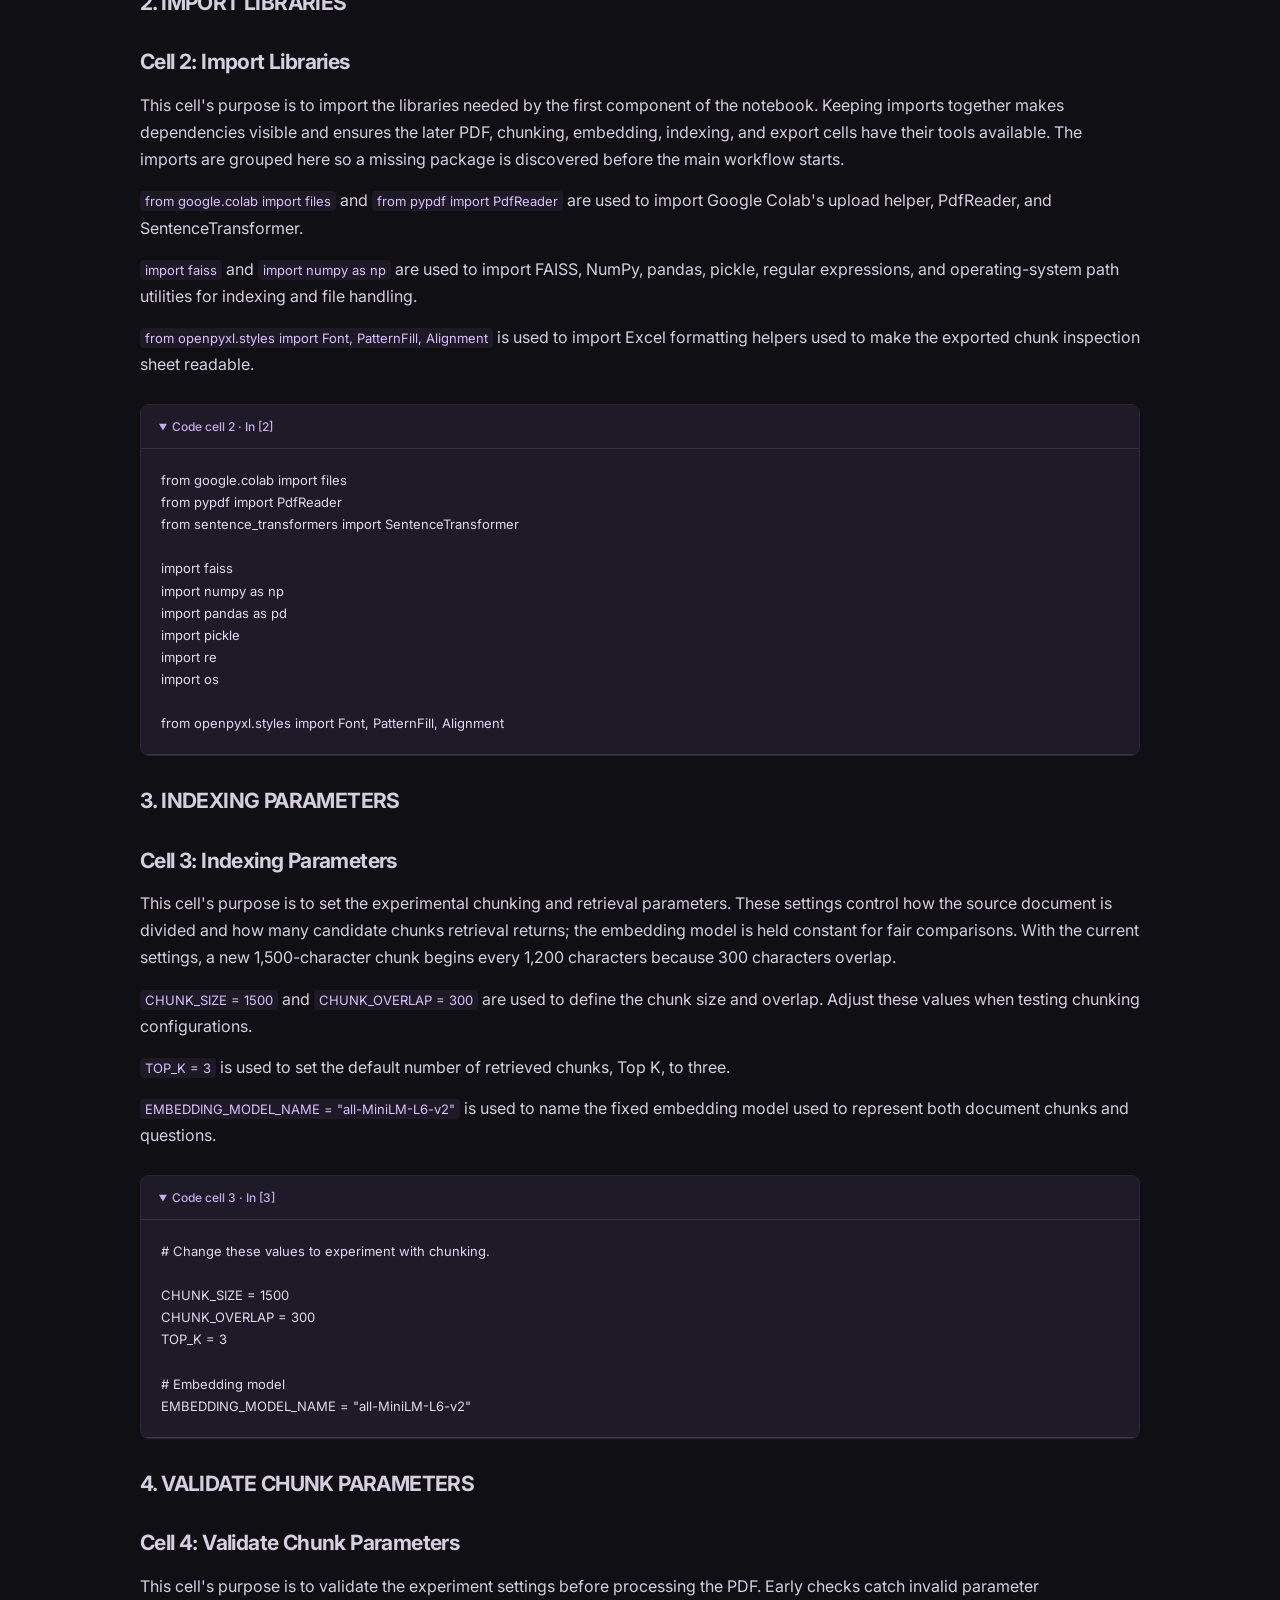
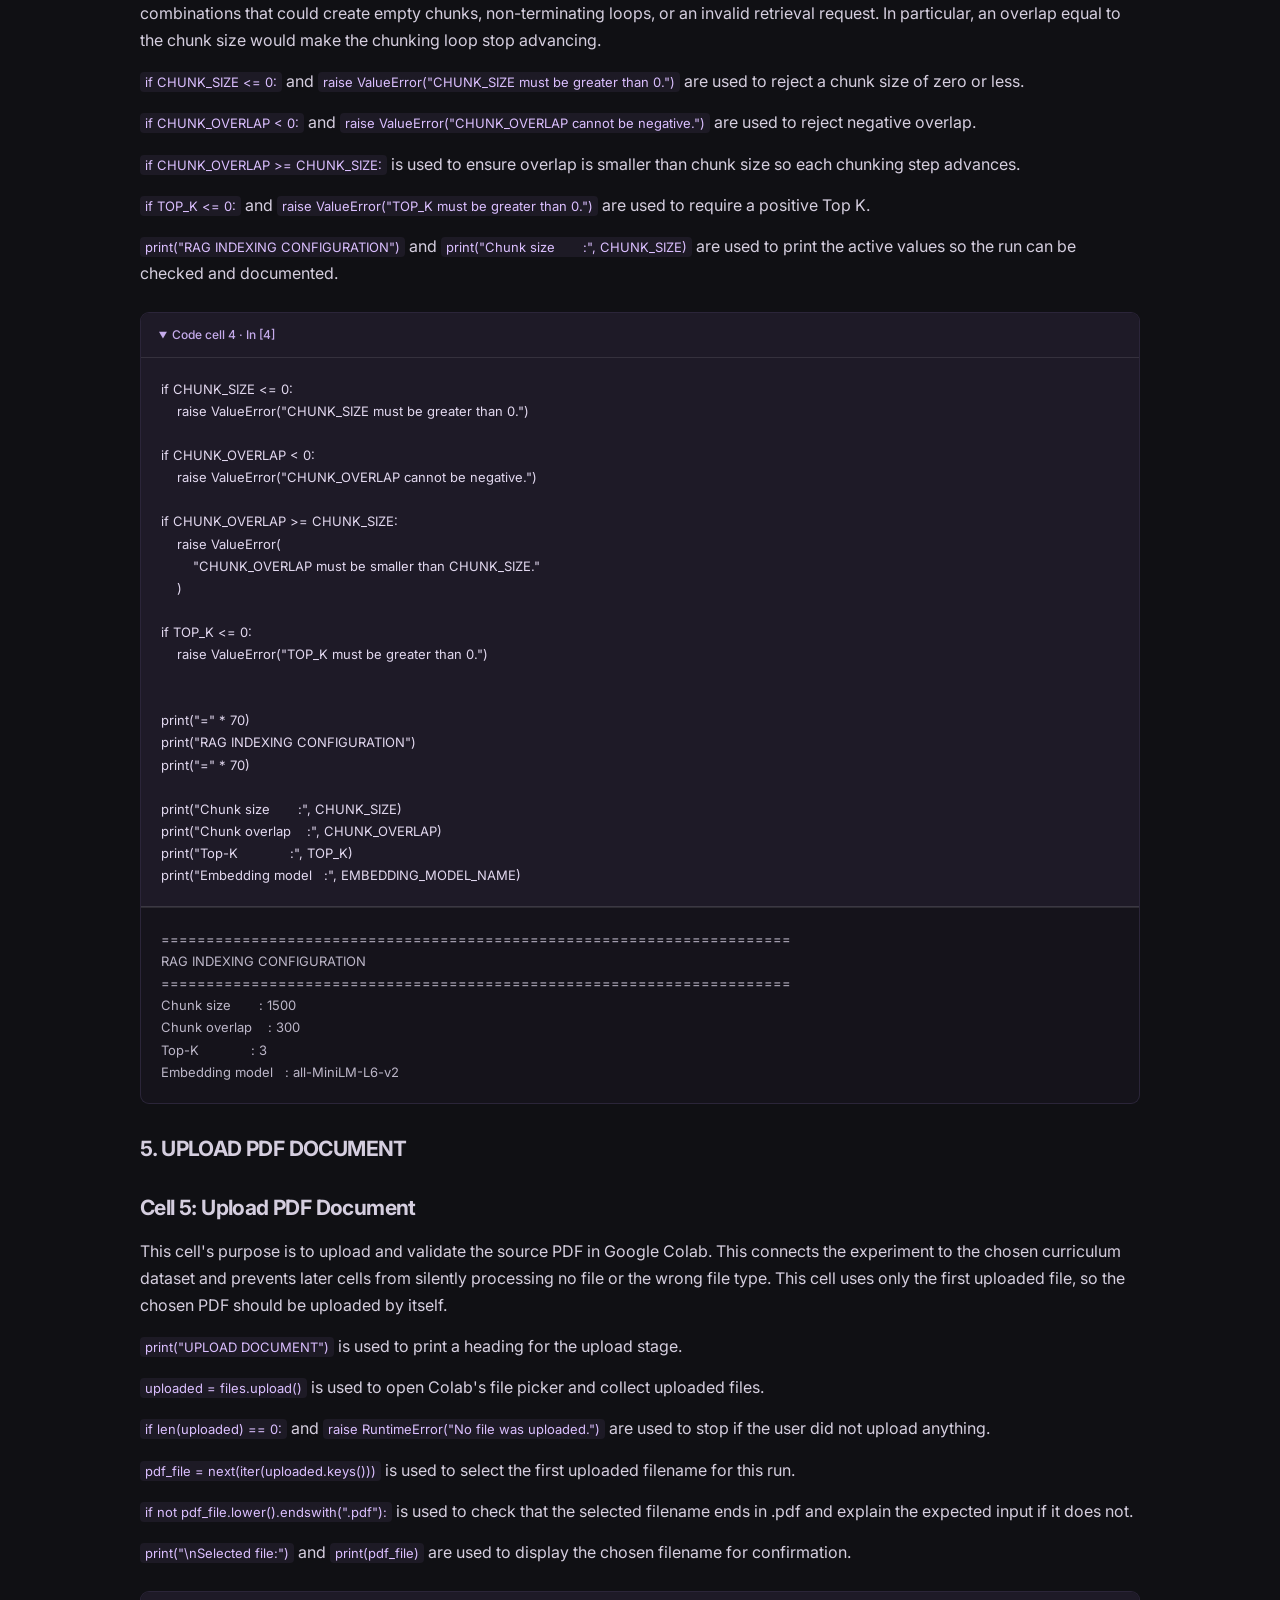
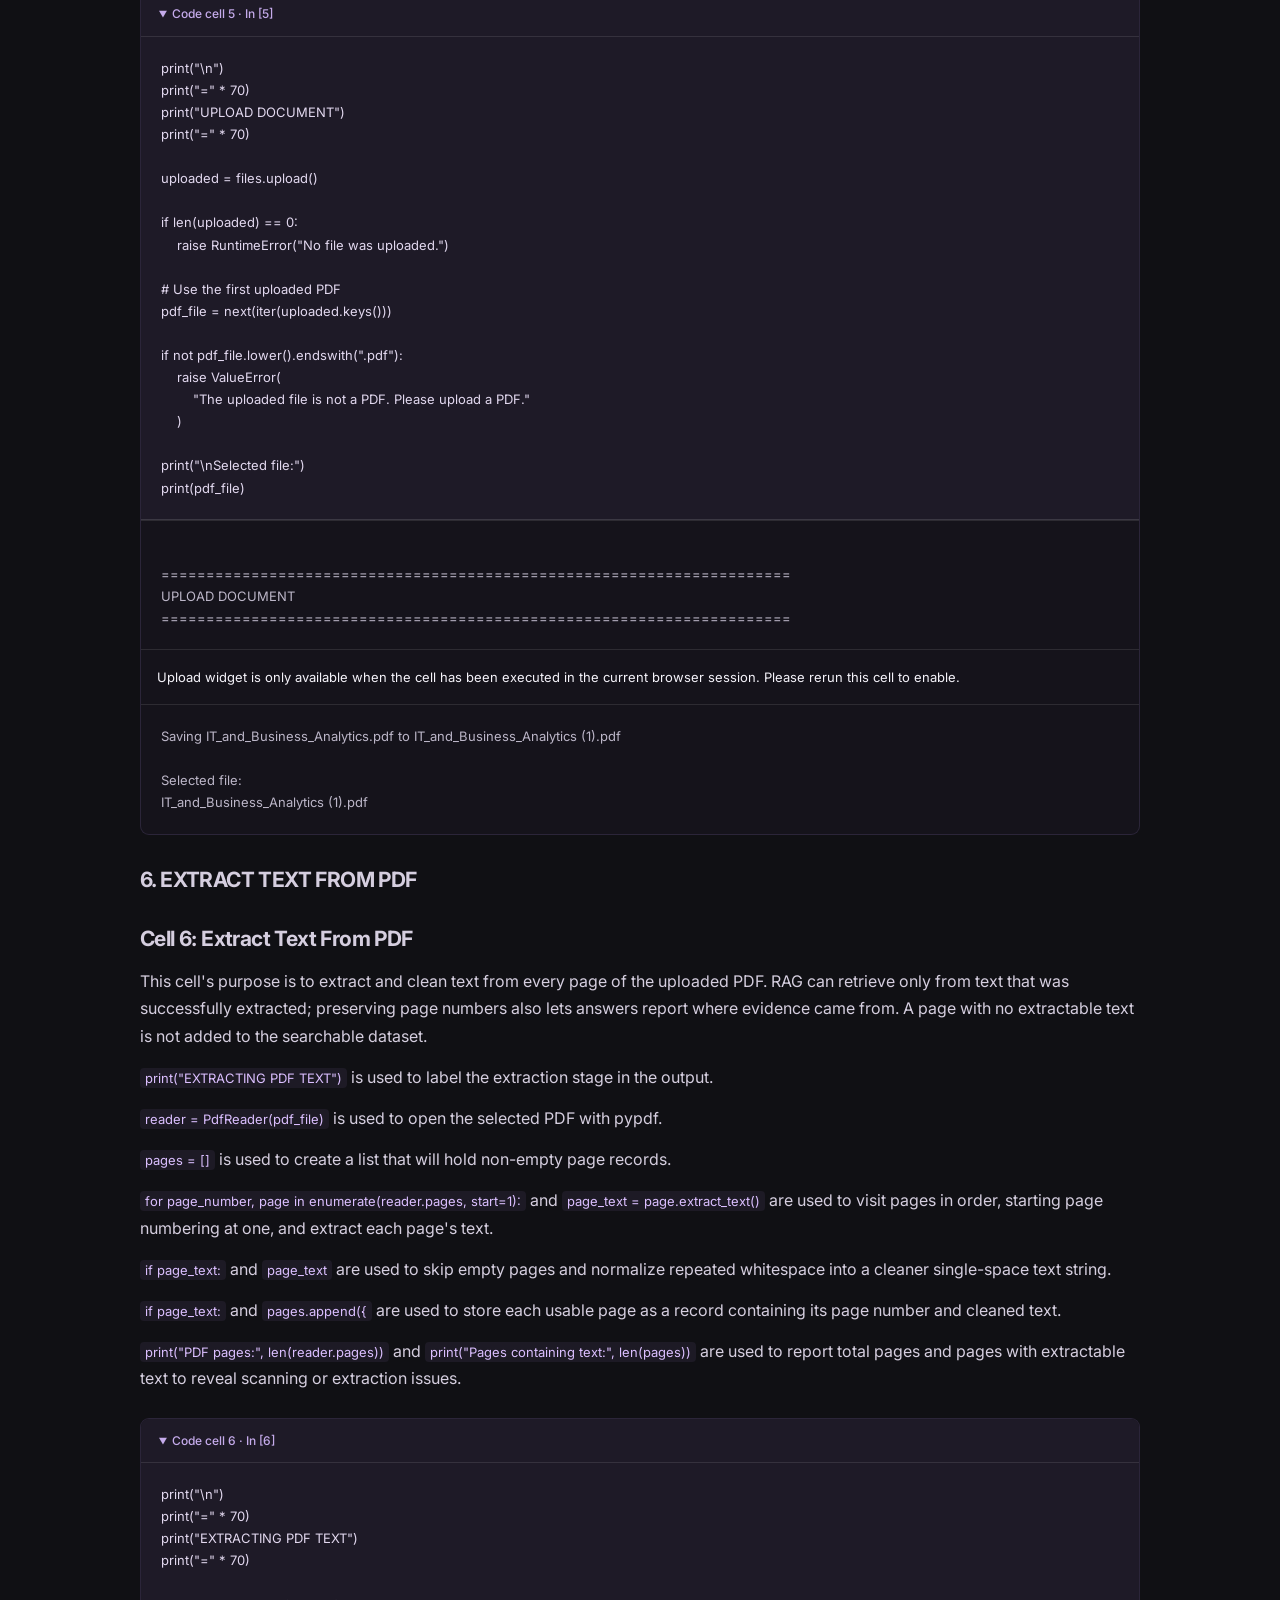
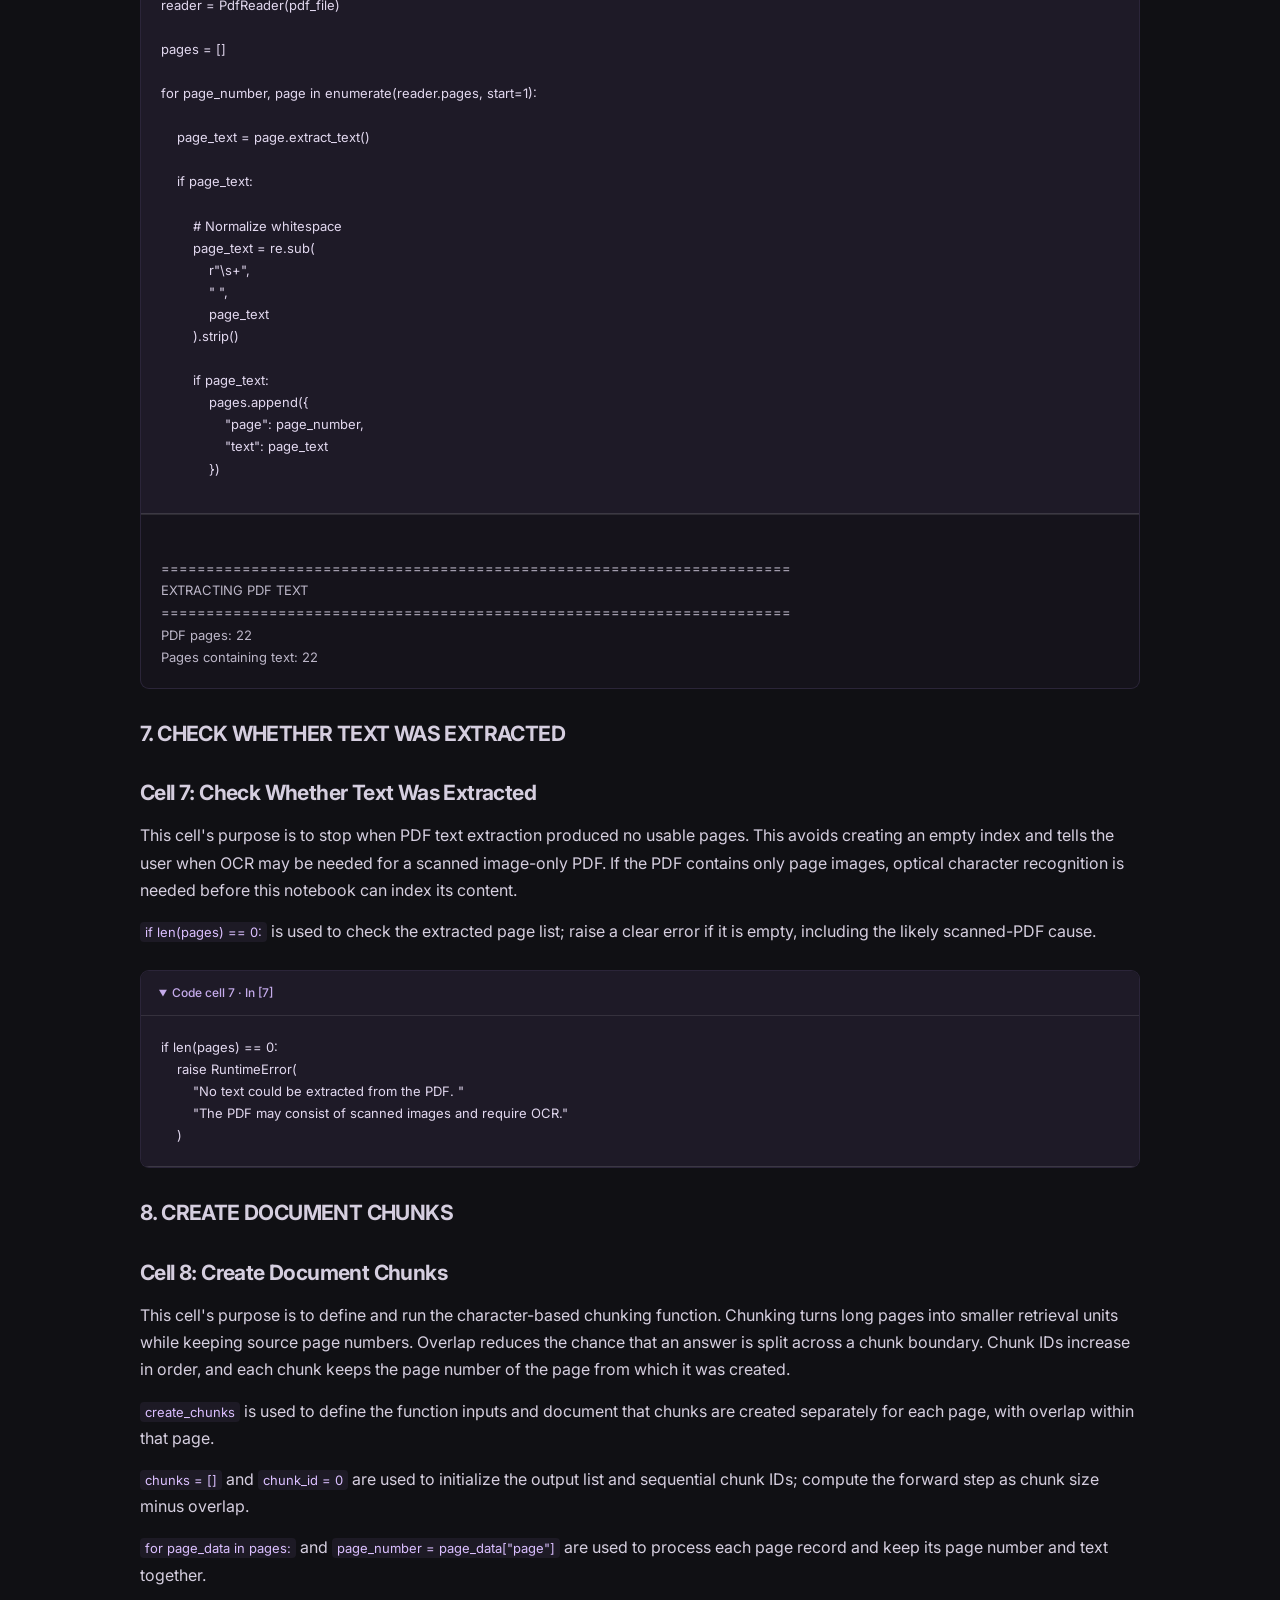
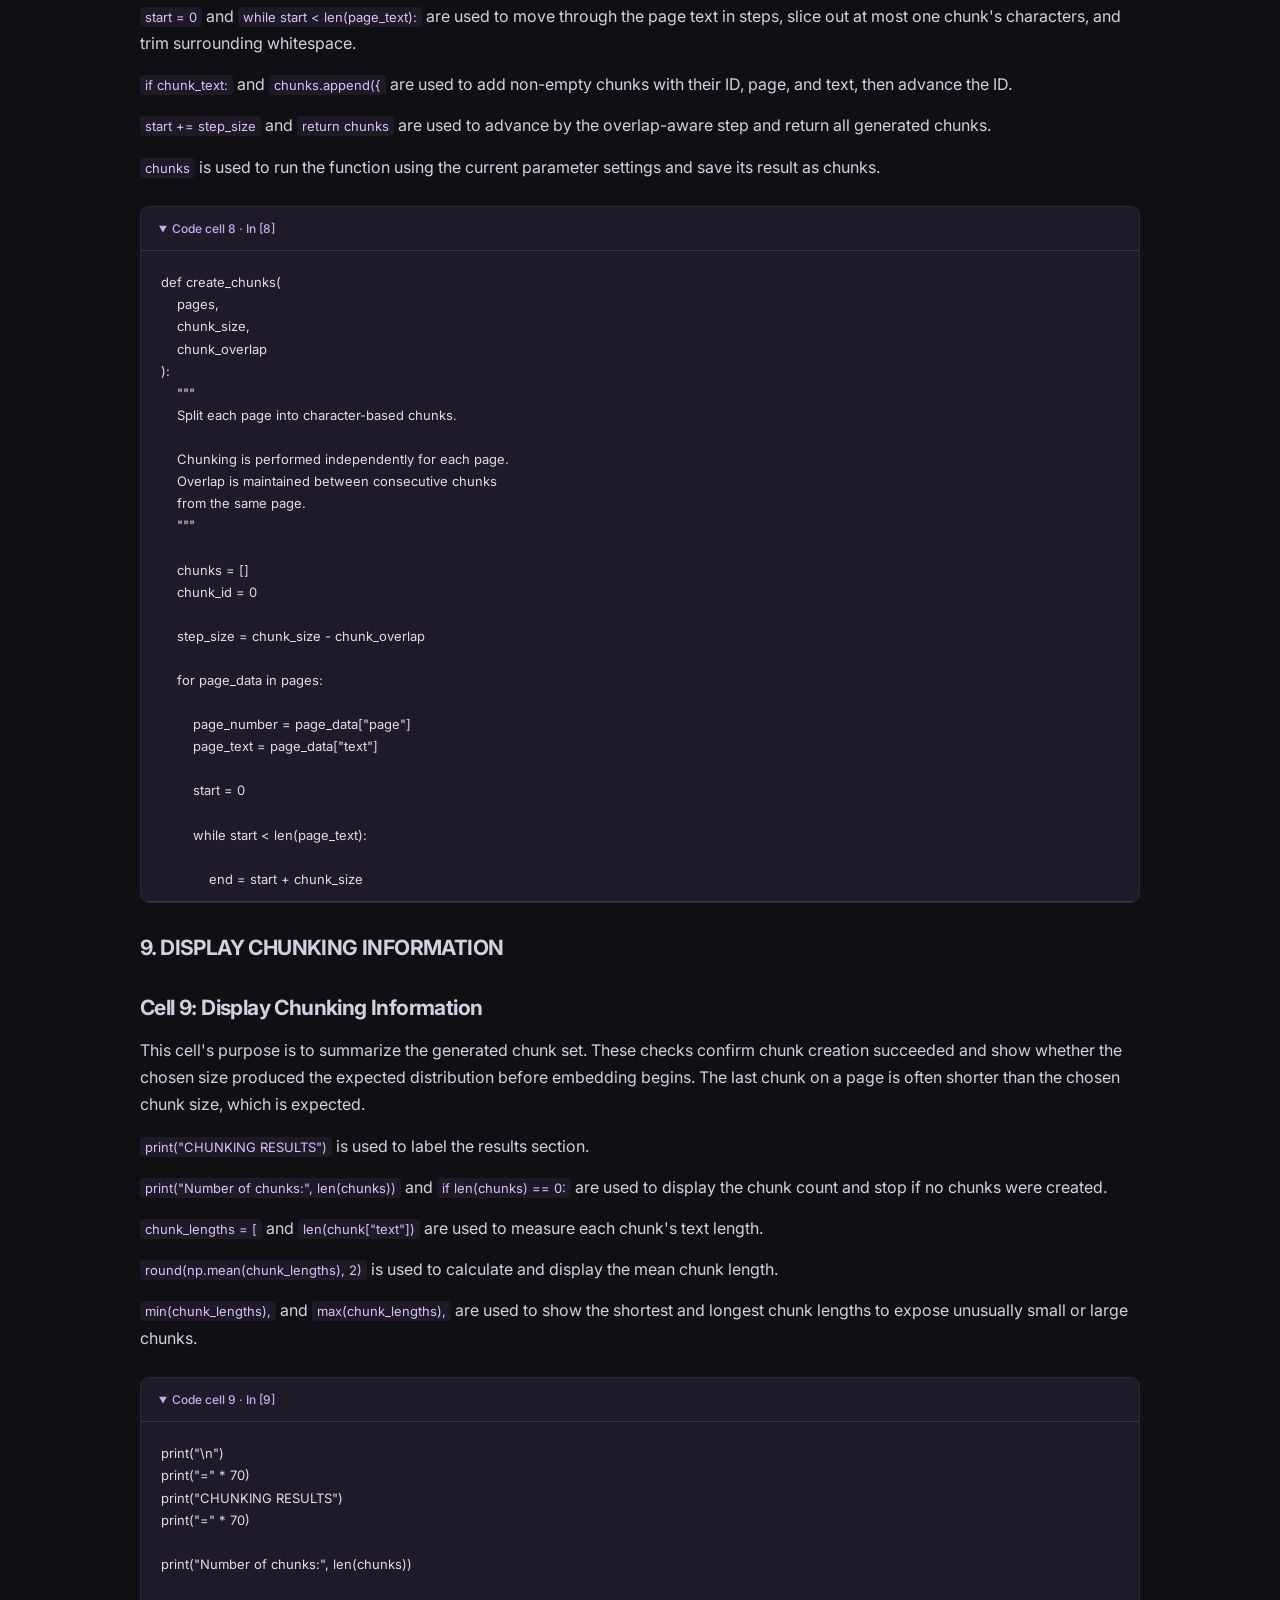
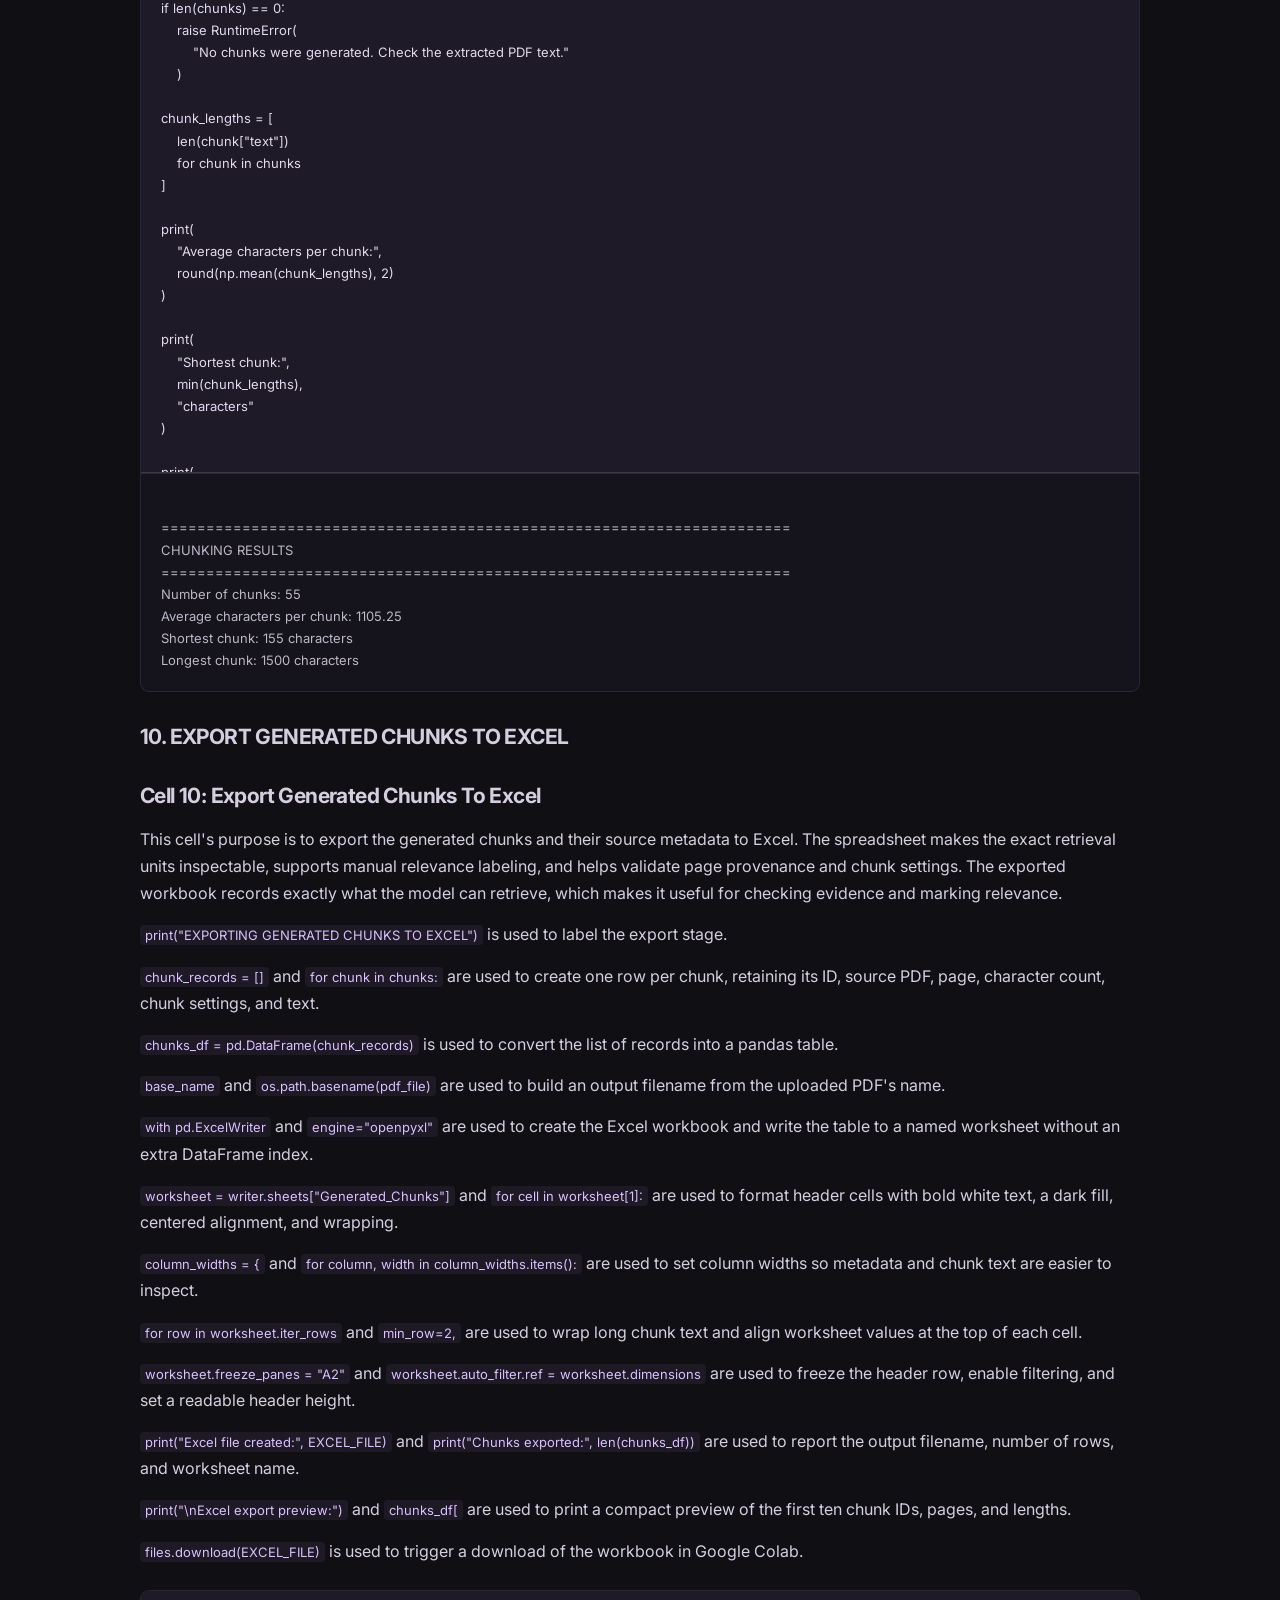
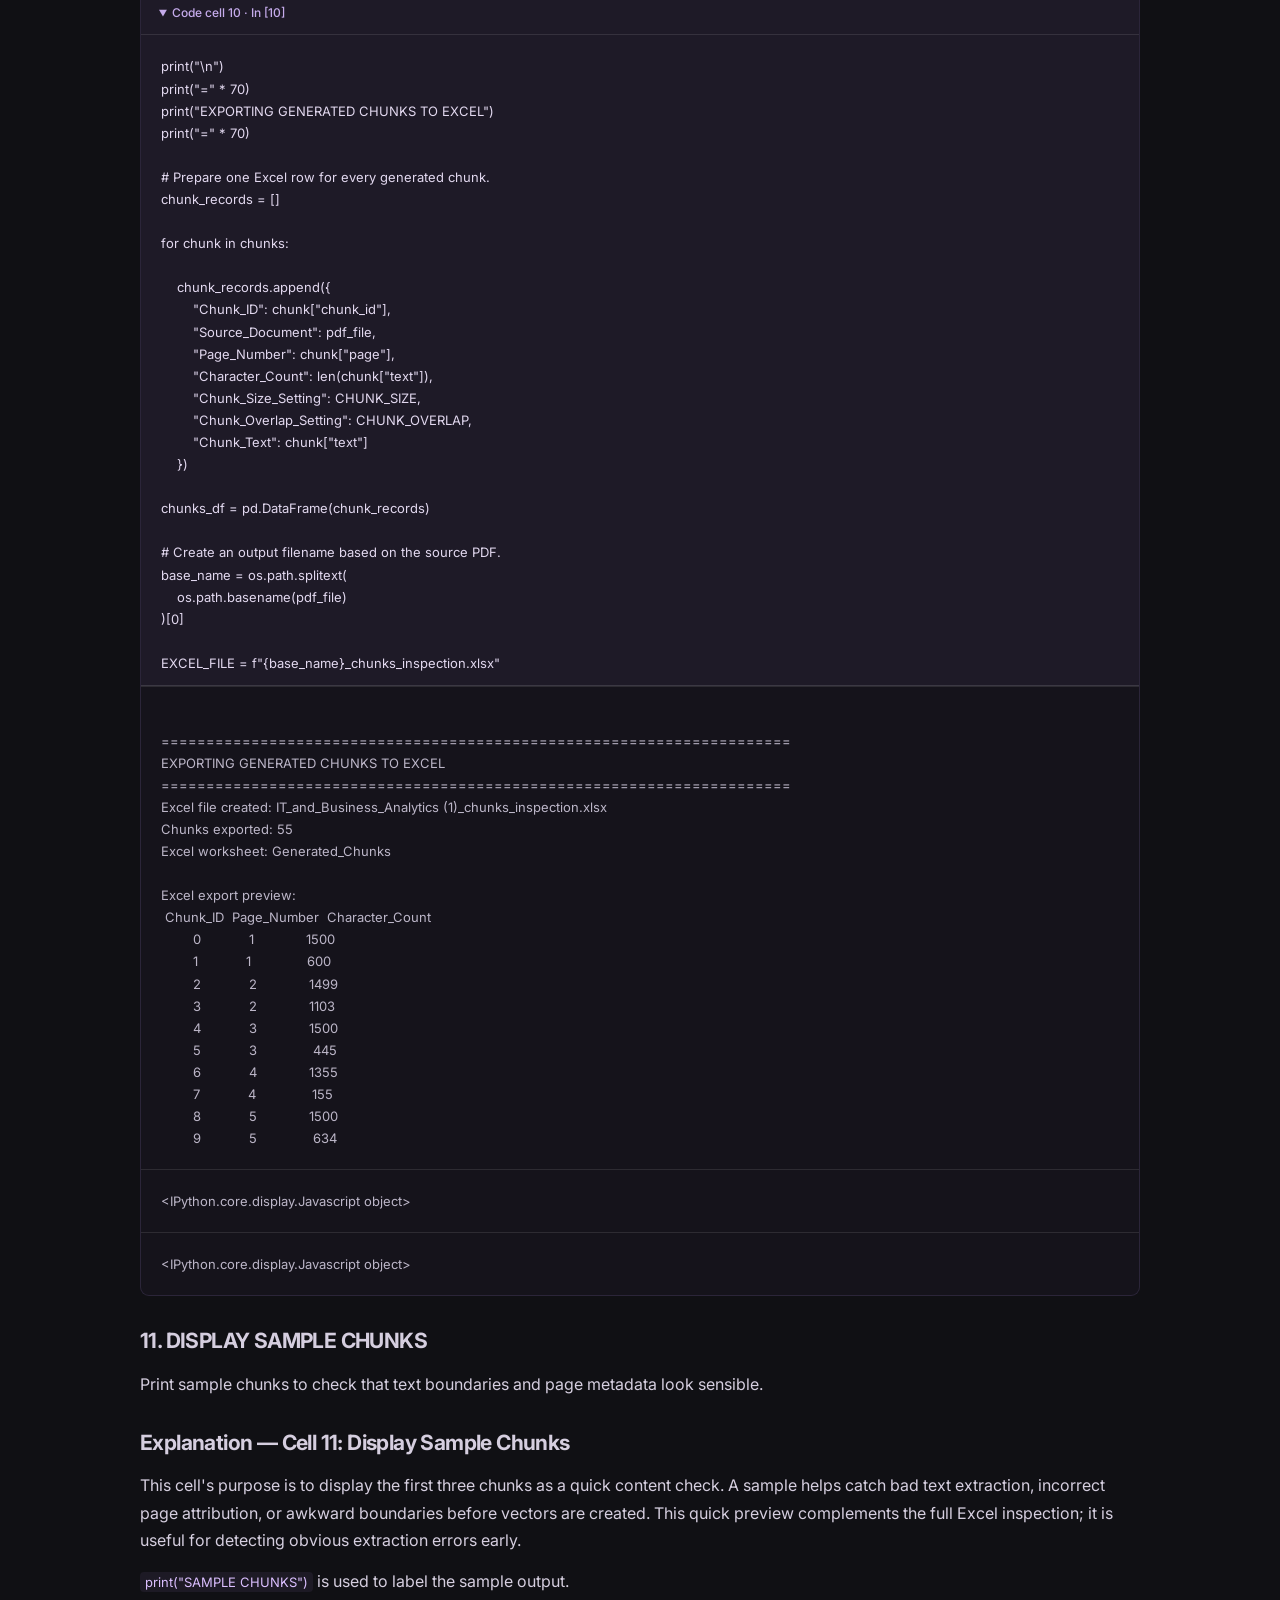
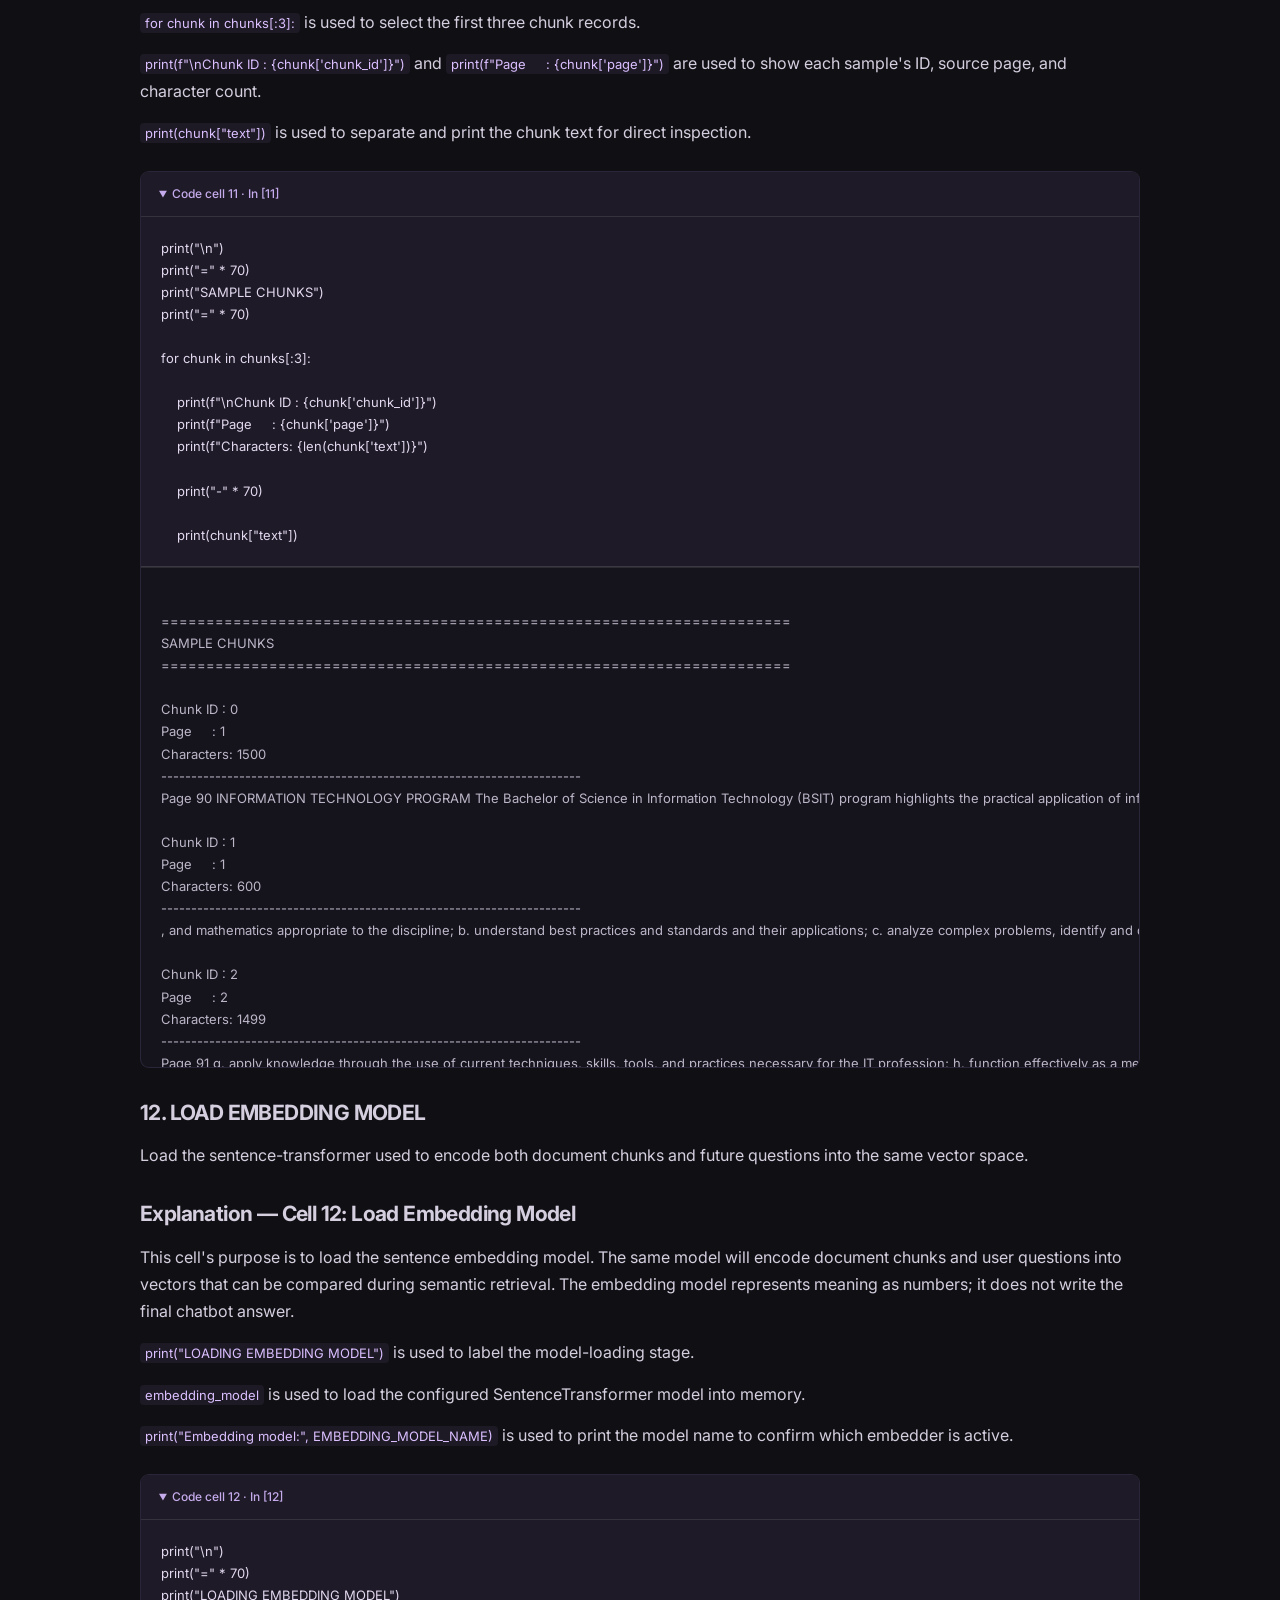
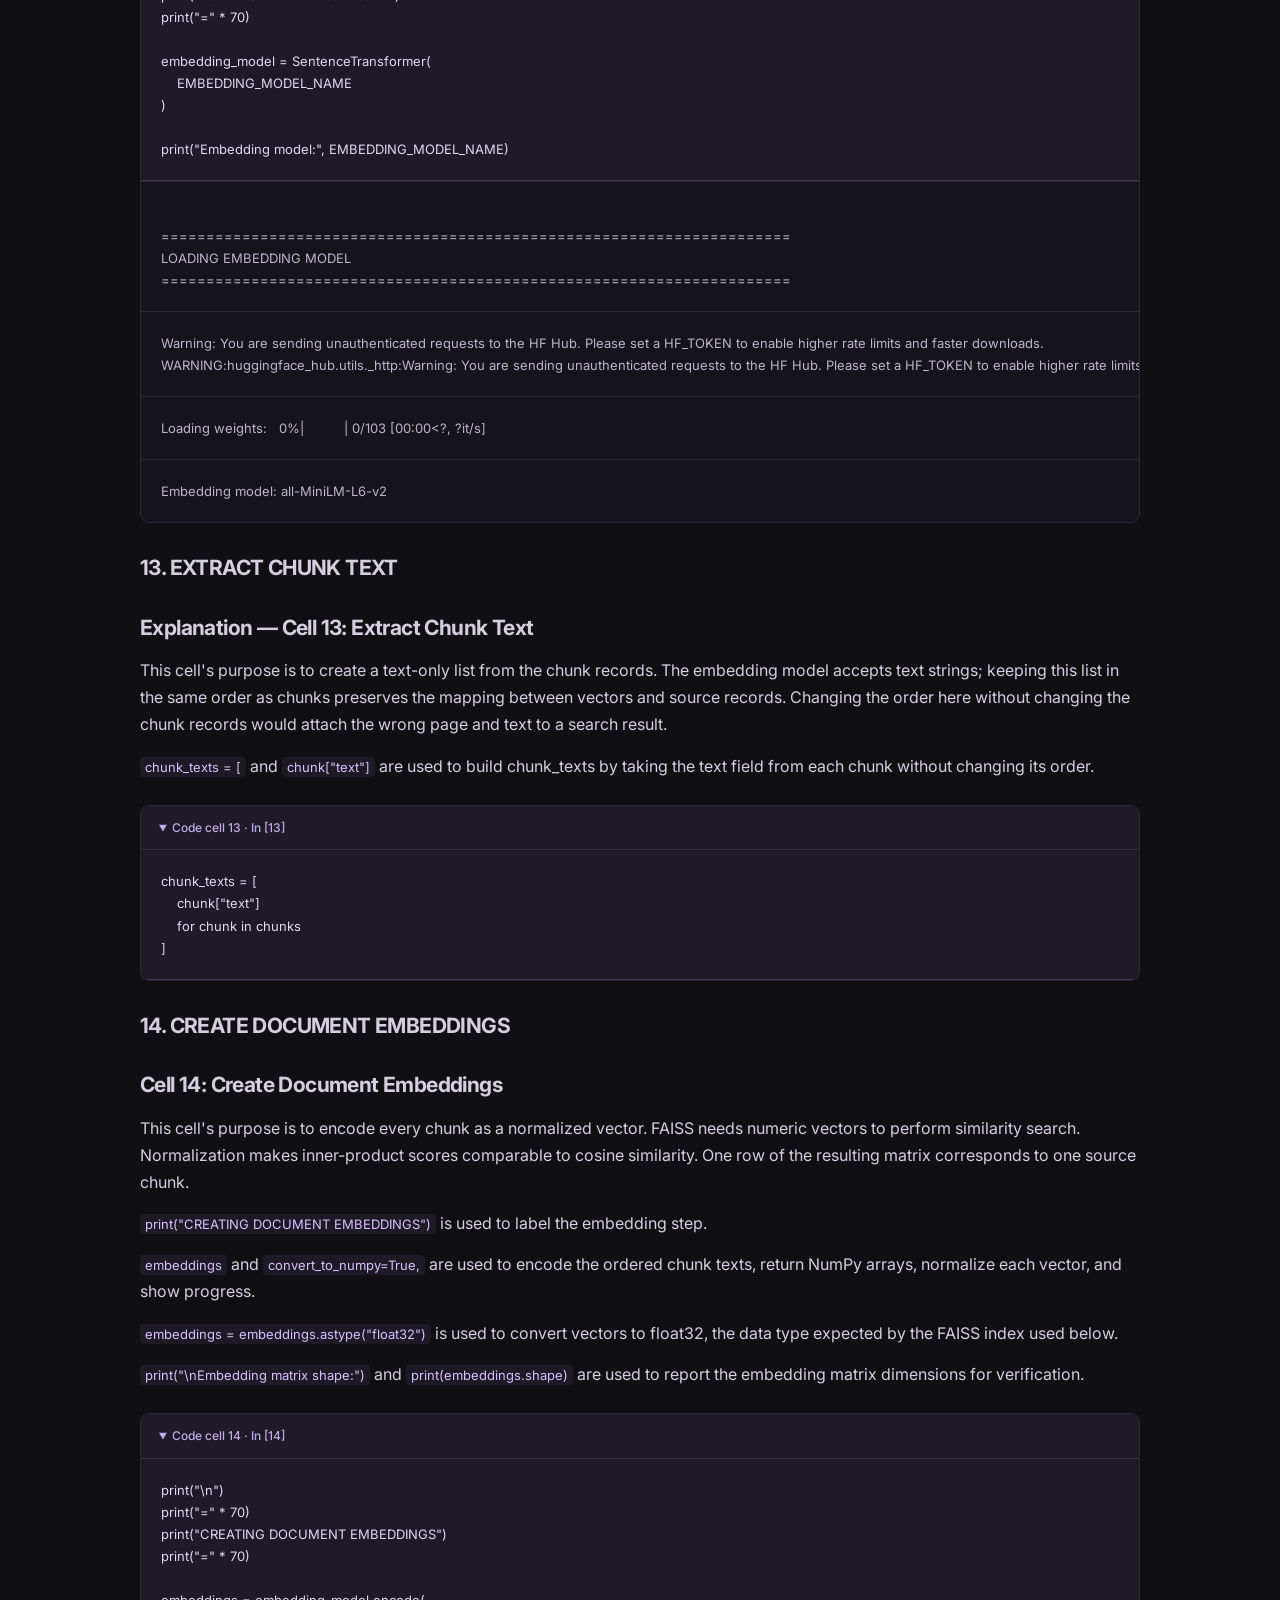
<file: notebooks/week-14.html>
<!doctype html><html lang="en"><head><meta charset="utf-8"><meta name="viewport" content="width=device-width,initial-scale=1"><title>Chunk Size and Overlap — Notebook</title><link rel="preconnect" href="https://fonts.googleapis.com"><link rel="preconnect" href="https://fonts.gstatic.com" crossorigin><link href="https://fonts.googleapis.com/css2?family=Inter:wght@400;500;600;700&family=Space+Grotesk:wght@400;500;600;700&display=swap" rel="stylesheet"><link rel="stylesheet" href="../assets/style.css"><link rel="stylesheet" href="../assets/notebook.css"><script src="../assets/notebook.js" defer></script></head><body><a class="skip" href="#notebook">Skip to notebook</a><header class="nb-toolbar"><a href="../index.html#work">← Back to activities</a><div><button id="toggle-code" aria-pressed="false">Hide code</button><a href="../ACTIVITIES/FINALS/WEEK%2014%20PT-F1%20%28Optimizing%20Chunk%20Size%20and%20Overlap%29%20Initial%20Preps/PT_F1_%28Optimizing_Chunk_Size_and_Overlap%29_ENRIQUEZ%20%281%29.ipynb" download>Download .ipynb ↗</a></div></header><main class="nb-page" id="notebook"><p class="eyebrow">FINALS / WEEK 14 · NOTEBOOK</p><h1>Chunk Size and Overlap</h1><p class="nb-filename">PT_F1_(Optimizing_Chunk_Size_and_Overlap)_ENRIQUEZ (1).ipynb</p><p class="nb-intro">Read the explanations, code, and saved results below. This preview does not run code; interactive widgets require opening the original notebook in Jupyter or Colab.</p><p class="nb-stats">32 code cells · 34 saved outputs</p><div class="nb-content"><section class="nb-markdown"><h2>Component I. Vector Indexing and Embedding</h2>
<h2>DecisionThree: JRU Program Inquiry Chatbot</h2>
<p><strong>Group:</strong> DecisionThree  
<strong>Member:</strong> Job Russel Enriquez  
<strong>My dataset:</strong> <code>IT_and_Business_Analytics.pdf</code></p>
<p>Our group is building a chatbot that answers questions about José Rizal University college programs using information from JRU documents. We divided the dataset into three documents, with one document assigned to each member.</p>
<p>My document covers BS Information Technology (BSIT) and BSIT with Specialization in Business Analytics (BSIT-BA). This notebook reads the PDF, divides its text into smaller parts, and makes those parts searchable. The chatbot then uses the relevant parts to answer questions about these two programs.</p></section><section class="nb-markdown"><h4>1. INSTALL REQUIRED LIBRARIES</h4></section><section class="nb-markdown"><h4>Cell 1: Install Required Libraries</h4>
<p>This cell&#x27;s purpose is to install the Python packages used by the indexing and retrieval workflow. Without these dependencies, the notebook cannot read PDFs, split and embed their text, build a FAISS index, or export a review workbook. Colab sessions are temporary, so this installation step may be needed again after a runtime reset.</p>
<p><code>!pip install -q</code> installs packages with minimal output; <code>faiss-cpu</code> provides the vector similarity search used later in the notebook.</p>
<p><code>sentence-transformers</code> loads the embedding model, while <code>pypdf</code> extracts text from the curriculum PDF.</p>
<p><code>transformers</code> loads Qwen and its tokenizer, while <code>accelerate</code> helps place the model on the available device. The same installation command also includes <code>bitsandbytes</code> for 4-bit weights and <code>sentencepiece</code> for tokenizer support.</p>
<p><code>pandas</code> organizes the chunk records into a table, and <code>openpyxl</code> writes and formats the Excel inspection workbook.</p></section><section class="nb-cell"><details class="nb-code" open><summary>Code cell 1 · In [1]</summary><pre><code>!pip install -q \
    faiss-cpu \
    sentence-transformers \
    pypdf \
    &quot;transformers&gt;=4.51.0&quot; \
    accelerate \
    &quot;bitsandbytes&gt;=0.46.1&quot; \
    sentencepiece \
    pandas \
    openpyxl</code></pre></details></section><section class="nb-markdown"><h4>2. IMPORT LIBRARIES</h4></section><section class="nb-markdown"><h4>Cell 2: Import Libraries</h4>
<p>This cell&#x27;s purpose is to import the libraries needed by the first component of the notebook. Keeping imports together makes dependencies visible and ensures the later PDF, chunking, embedding, indexing, and export cells have their tools available. The imports are grouped here so a missing package is discovered before the main workflow starts.</p>
<p><code>from google.colab import files</code> and <code>from pypdf import PdfReader</code> are used to import Google Colab&#x27;s upload helper, PdfReader, and SentenceTransformer.</p>
<p><code>import faiss</code> and <code>import numpy as np</code> are used to import FAISS, NumPy, pandas, pickle, regular expressions, and operating-system path utilities for indexing and file handling.</p>
<p><code>from openpyxl.styles import Font, PatternFill, Alignment</code> is used to import Excel formatting helpers used to make the exported chunk inspection sheet readable.</p></section><section class="nb-cell"><details class="nb-code" open><summary>Code cell 2 · In [2]</summary><pre><code>from google.colab import files
from pypdf import PdfReader
from sentence_transformers import SentenceTransformer

import faiss
import numpy as np
import pandas as pd
import pickle
import re
import os

from openpyxl.styles import Font, PatternFill, Alignment</code></pre></details></section><section class="nb-markdown"><h4>3. INDEXING PARAMETERS</h4></section><section class="nb-markdown"><h4>Cell 3: Indexing Parameters</h4>
<p>This cell&#x27;s purpose is to set the experimental chunking and retrieval parameters. These settings control how the source document is divided and how many candidate chunks retrieval returns; the embedding model is held constant for fair comparisons. With the current settings, a new 1,500-character chunk begins every 1,200 characters because 300 characters overlap.</p>
<p><code>CHUNK_SIZE = 1500</code> and <code>CHUNK_OVERLAP = 300</code> are used to define the chunk size and overlap. Adjust these values when testing chunking configurations.</p>
<p><code>TOP_K = 3</code> is used to set the default number of retrieved chunks, Top K, to three.</p>
<p><code>EMBEDDING_MODEL_NAME = &quot;all-MiniLM-L6-v2&quot;</code> is used to name the fixed embedding model used to represent both document chunks and questions.</p></section><section class="nb-cell"><details class="nb-code" open><summary>Code cell 3 · In [3]</summary><pre><code># Change these values to experiment with chunking.

CHUNK_SIZE = 1500
CHUNK_OVERLAP = 300
TOP_K = 3

# Embedding model
EMBEDDING_MODEL_NAME = &quot;all-MiniLM-L6-v2&quot;</code></pre></details></section><section class="nb-markdown"><h4>4. VALIDATE CHUNK PARAMETERS</h4></section><section class="nb-markdown"><h4>Cell 4: Validate Chunk Parameters</h4>
<p>This cell&#x27;s purpose is to validate the experiment settings before processing the PDF. Early checks catch invalid parameter combinations that could create empty chunks, non-terminating loops, or an invalid retrieval request. In particular, an overlap equal to the chunk size would make the chunking loop stop advancing.</p>
<p><code>if CHUNK_SIZE &lt;= 0:</code> and <code>raise ValueError(&quot;CHUNK_SIZE must be greater than 0.&quot;)</code> are used to reject a chunk size of zero or less.</p>
<p><code>if CHUNK_OVERLAP &lt; 0:</code> and <code>raise ValueError(&quot;CHUNK_OVERLAP cannot be negative.&quot;)</code> are used to reject negative overlap.</p>
<p><code>if CHUNK_OVERLAP &gt;= CHUNK_SIZE:</code> is used to ensure overlap is smaller than chunk size so each chunking step advances.</p>
<p><code>if TOP_K &lt;= 0:</code> and <code>raise ValueError(&quot;TOP_K must be greater than 0.&quot;)</code> are used to require a positive Top K.</p>
<p><code>print(&quot;RAG INDEXING CONFIGURATION&quot;)</code> and <code>print(&quot;Chunk size       :&quot;, CHUNK_SIZE)</code> are used to print the active values so the run can be checked and documented.</p></section><section class="nb-cell"><details class="nb-code" open><summary>Code cell 4 · In [4]</summary><pre><code>if CHUNK_SIZE &lt;= 0:
    raise ValueError(&quot;CHUNK_SIZE must be greater than 0.&quot;)

if CHUNK_OVERLAP &lt; 0:
    raise ValueError(&quot;CHUNK_OVERLAP cannot be negative.&quot;)

if CHUNK_OVERLAP &gt;= CHUNK_SIZE:
    raise ValueError(
        &quot;CHUNK_OVERLAP must be smaller than CHUNK_SIZE.&quot;
    )

if TOP_K &lt;= 0:
    raise ValueError(&quot;TOP_K must be greater than 0.&quot;)


print(&quot;=&quot; * 70)
print(&quot;RAG INDEXING CONFIGURATION&quot;)
print(&quot;=&quot; * 70)

print(&quot;Chunk size       :&quot;, CHUNK_SIZE)
print(&quot;Chunk overlap    :&quot;, CHUNK_OVERLAP)
print(&quot;Top-K             :&quot;, TOP_K)
print(&quot;Embedding model   :&quot;, EMBEDDING_MODEL_NAME)</code></pre></details><pre class="nb-output">======================================================================
RAG INDEXING CONFIGURATION
======================================================================
Chunk size       : 1500
Chunk overlap    : 300
Top-K             : 3
Embedding model   : all-MiniLM-L6-v2
</pre></section><section class="nb-markdown"><h4>5. UPLOAD PDF DOCUMENT</h4></section><section class="nb-markdown"><h4>Cell 5: Upload PDF Document</h4>
<p>This cell&#x27;s purpose is to upload and validate the source PDF in Google Colab. This connects the experiment to the chosen curriculum dataset and prevents later cells from silently processing no file or the wrong file type. This cell uses only the first uploaded file, so the chosen PDF should be uploaded by itself.</p>
<p><code>print(&quot;UPLOAD DOCUMENT&quot;)</code> is used to print a heading for the upload stage.</p>
<p><code>uploaded = files.upload()</code> is used to open Colab&#x27;s file picker and collect uploaded files.</p>
<p><code>if len(uploaded) == 0:</code> and <code>raise RuntimeError(&quot;No file was uploaded.&quot;)</code> are used to stop if the user did not upload anything.</p>
<p><code>pdf_file = next(iter(uploaded.keys()))</code> is used to select the first uploaded filename for this run.</p>
<p><code>if not pdf_file.lower().endswith(&quot;.pdf&quot;):</code> is used to check that the selected filename ends in .pdf and explain the expected input if it does not.</p>
<p><code>print(&quot;\nSelected file:&quot;)</code> and <code>print(pdf_file)</code> are used to display the chosen filename for confirmation.</p></section><section class="nb-cell"><details class="nb-code" open><summary>Code cell 5 · In [5]</summary><pre><code>print(&quot;\n&quot;)
print(&quot;=&quot; * 70)
print(&quot;UPLOAD DOCUMENT&quot;)
print(&quot;=&quot; * 70)

uploaded = files.upload()

if len(uploaded) == 0:
    raise RuntimeError(&quot;No file was uploaded.&quot;)

# Use the first uploaded PDF
pdf_file = next(iter(uploaded.keys()))

if not pdf_file.lower().endswith(&quot;.pdf&quot;):
    raise ValueError(
        &quot;The uploaded file is not a PDF. Please upload a PDF.&quot;
    )

print(&quot;\nSelected file:&quot;)
print(pdf_file)</code></pre></details><pre class="nb-output">

======================================================================
UPLOAD DOCUMENT
======================================================================
</pre><div class="nb-rich-output">
     
     
      Upload widget is only available when the cell has been executed in the
      current browser session. Please rerun this cell to enable.
      
       </div><pre class="nb-output">Saving IT_and_Business_Analytics.pdf to IT_and_Business_Analytics (1).pdf

Selected file:
IT_and_Business_Analytics (1).pdf
</pre></section><section class="nb-markdown"><h4>6. EXTRACT TEXT FROM PDF</h4></section><section class="nb-markdown"><h4>Cell 6: Extract Text From PDF</h4>
<p>This cell&#x27;s purpose is to extract and clean text from every page of the uploaded PDF. RAG can retrieve only from text that was successfully extracted; preserving page numbers also lets answers report where evidence came from. A page with no extractable text is not added to the searchable dataset.</p>
<p><code>print(&quot;EXTRACTING PDF TEXT&quot;)</code> is used to label the extraction stage in the output.</p>
<p><code>reader = PdfReader(pdf_file)</code> is used to open the selected PDF with pypdf.</p>
<p><code>pages = []</code> is used to create a list that will hold non-empty page records.</p>
<p><code>for page_number, page in enumerate(reader.pages, start=1):</code> and <code>page_text = page.extract_text()</code> are used to visit pages in order, starting page numbering at one, and extract each page&#x27;s text.</p>
<p><code>if page_text:</code> and <code>page_text</code> are used to skip empty pages and normalize repeated whitespace into a cleaner single-space text string.</p>
<p><code>if page_text:</code> and <code>pages.append({</code> are used to store each usable page as a record containing its page number and cleaned text.</p>
<p><code>print(&quot;PDF pages:&quot;, len(reader.pages))</code> and <code>print(&quot;Pages containing text:&quot;, len(pages))</code> are used to report total pages and pages with extractable text to reveal scanning or extraction issues.</p></section><section class="nb-cell"><details class="nb-code" open><summary>Code cell 6 · In [6]</summary><pre><code>print(&quot;\n&quot;)
print(&quot;=&quot; * 70)
print(&quot;EXTRACTING PDF TEXT&quot;)
print(&quot;=&quot; * 70)

reader = PdfReader(pdf_file)

pages = []

for page_number, page in enumerate(reader.pages, start=1):

    page_text = page.extract_text()

    if page_text:

        # Normalize whitespace
        page_text = re.sub(
            r&quot;\s+&quot;,
            &quot; &quot;,
            page_text
        ).strip()

        if page_text:
            pages.append({
                &quot;page&quot;: page_number,
                &quot;text&quot;: page_text
            })


print(&quot;PDF pages:&quot;, len(reader.pages))
print(&quot;Pages containing text:&quot;, len(pages))</code></pre></details><pre class="nb-output">

======================================================================
EXTRACTING PDF TEXT
======================================================================
PDF pages: 22
Pages containing text: 22
</pre></section><section class="nb-markdown"><h4>7. CHECK WHETHER TEXT WAS EXTRACTED</h4></section><section class="nb-markdown"><h4>Cell 7: Check Whether Text Was Extracted</h4>
<p>This cell&#x27;s purpose is to stop when PDF text extraction produced no usable pages. This avoids creating an empty index and tells the user when OCR may be needed for a scanned image-only PDF. If the PDF contains only page images, optical character recognition is needed before this notebook can index its content.</p>
<p><code>if len(pages) == 0:</code> is used to check the extracted page list; raise a clear error if it is empty, including the likely scanned-PDF cause.</p></section><section class="nb-cell"><details class="nb-code" open><summary>Code cell 7 · In [7]</summary><pre><code>if len(pages) == 0:
    raise RuntimeError(
        &quot;No text could be extracted from the PDF. &quot;
        &quot;The PDF may consist of scanned images and require OCR.&quot;
    )</code></pre></details></section><section class="nb-markdown"><h4>8. CREATE DOCUMENT CHUNKS</h4></section><section class="nb-markdown"><h4>Cell 8: Create Document Chunks</h4>
<p>This cell&#x27;s purpose is to define and run the character-based chunking function. Chunking turns long pages into smaller retrieval units while keeping source page numbers. Overlap reduces the chance that an answer is split across a chunk boundary. Chunk IDs increase in order, and each chunk keeps the page number of the page from which it was created.</p>
<p><code>create_chunks</code> is used to define the function inputs and document that chunks are created separately for each page, with overlap within that page.</p>
<p><code>chunks = []</code> and <code>chunk_id = 0</code> are used to initialize the output list and sequential chunk IDs; compute the forward step as chunk size minus overlap.</p>
<p><code>for page_data in pages:</code> and <code>page_number = page_data[&quot;page&quot;]</code> are used to process each page record and keep its page number and text together.</p>
<p><code>start = 0</code> and <code>while start &lt; len(page_text):</code> are used to move through the page text in steps, slice out at most one chunk&#x27;s characters, and trim surrounding whitespace.</p>
<p><code>if chunk_text:</code> and <code>chunks.append({</code> are used to add non-empty chunks with their ID, page, and text, then advance the ID.</p>
<p><code>start += step_size</code> and <code>return chunks</code> are used to advance by the overlap-aware step and return all generated chunks.</p>
<p><code>chunks</code> is used to run the function using the current parameter settings and save its result as chunks.</p></section><section class="nb-cell"><details class="nb-code" open><summary>Code cell 8 · In [8]</summary><pre><code>def create_chunks(
    pages,
    chunk_size,
    chunk_overlap
):
    &quot;&quot;&quot;
    Split each page into character-based chunks.

    Chunking is performed independently for each page.
    Overlap is maintained between consecutive chunks
    from the same page.
    &quot;&quot;&quot;

    chunks = []
    chunk_id = 0

    step_size = chunk_size - chunk_overlap

    for page_data in pages:

        page_number = page_data[&quot;page&quot;]
        page_text = page_data[&quot;text&quot;]

        start = 0

        while start &lt; len(page_text):

            end = start + chunk_size

            chunk_text = page_text[start:end].strip()

            if chunk_text:
                chunks.append({
                    &quot;chunk_id&quot;: chunk_id,
                    &quot;page&quot;: page_number,
                    &quot;text&quot;: chunk_text
                })

                chunk_id += 1

            # Move forward while maintaining overlap
            start += step_size

    return chunks


chunks = create_chunks(
    pages,
    CHUNK_SIZE,
    CHUNK_OVERLAP
)</code></pre></details></section><section class="nb-markdown"><h4>9. DISPLAY CHUNKING INFORMATION</h4></section><section class="nb-markdown"><h4>Cell 9: Display Chunking Information</h4>
<p>This cell&#x27;s purpose is to summarize the generated chunk set. These checks confirm chunk creation succeeded and show whether the chosen size produced the expected distribution before embedding begins. The last chunk on a page is often shorter than the chosen chunk size, which is expected.</p>
<p><code>print(&quot;CHUNKING RESULTS&quot;)</code> is used to label the results section.</p>
<p><code>print(&quot;Number of chunks:&quot;, len(chunks))</code> and <code>if len(chunks) == 0:</code> are used to display the chunk count and stop if no chunks were created.</p>
<p><code>chunk_lengths = [</code> and <code>len(chunk[&quot;text&quot;])</code> are used to measure each chunk&#x27;s text length.</p>
<p><code>round(np.mean(chunk_lengths), 2)</code> is used to calculate and display the mean chunk length.</p>
<p><code>min(chunk_lengths),</code> and <code>max(chunk_lengths),</code> are used to show the shortest and longest chunk lengths to expose unusually small or large chunks.</p></section><section class="nb-cell"><details class="nb-code" open><summary>Code cell 9 · In [9]</summary><pre><code>print(&quot;\n&quot;)
print(&quot;=&quot; * 70)
print(&quot;CHUNKING RESULTS&quot;)
print(&quot;=&quot; * 70)

print(&quot;Number of chunks:&quot;, len(chunks))

if len(chunks) == 0:
    raise RuntimeError(
        &quot;No chunks were generated. Check the extracted PDF text.&quot;
    )

chunk_lengths = [
    len(chunk[&quot;text&quot;])
    for chunk in chunks
]

print(
    &quot;Average characters per chunk:&quot;,
    round(np.mean(chunk_lengths), 2)
)

print(
    &quot;Shortest chunk:&quot;,
    min(chunk_lengths),
    &quot;characters&quot;
)

print(
    &quot;Longest chunk:&quot;,
    max(chunk_lengths),
    &quot;characters&quot;
)</code></pre></details><pre class="nb-output">

======================================================================
CHUNKING RESULTS
======================================================================
Number of chunks: 55
Average characters per chunk: 1105.25
Shortest chunk: 155 characters
Longest chunk: 1500 characters
</pre></section><section class="nb-markdown"><h4>10. EXPORT GENERATED CHUNKS TO EXCEL</h4></section><section class="nb-markdown"><h4>Cell 10: Export Generated Chunks To Excel</h4>
<p>This cell&#x27;s purpose is to export the generated chunks and their source metadata to Excel. The spreadsheet makes the exact retrieval units inspectable, supports manual relevance labeling, and helps validate page provenance and chunk settings. The exported workbook records exactly what the model can retrieve, which makes it useful for checking evidence and marking relevance.</p>
<p><code>print(&quot;EXPORTING GENERATED CHUNKS TO EXCEL&quot;)</code> is used to label the export stage.</p>
<p><code>chunk_records = []</code> and <code>for chunk in chunks:</code> are used to create one row per chunk, retaining its ID, source PDF, page, character count, chunk settings, and text.</p>
<p><code>chunks_df = pd.DataFrame(chunk_records)</code> is used to convert the list of records into a pandas table.</p>
<p><code>base_name</code> and <code>os.path.basename(pdf_file)</code> are used to build an output filename from the uploaded PDF&#x27;s name.</p>
<p><code>with pd.ExcelWriter</code> and <code>engine=&quot;openpyxl&quot;</code> are used to create the Excel workbook and write the table to a named worksheet without an extra DataFrame index.</p>
<p><code>worksheet = writer.sheets[&quot;Generated_Chunks&quot;]</code> and <code>for cell in worksheet[1]:</code> are used to format header cells with bold white text, a dark fill, centered alignment, and wrapping.</p>
<p><code>column_widths = {</code> and <code>for column, width in column_widths.items():</code> are used to set column widths so metadata and chunk text are easier to inspect.</p>
<p><code>for row in worksheet.iter_rows</code> and <code>min_row=2,</code> are used to wrap long chunk text and align worksheet values at the top of each cell.</p>
<p><code>worksheet.freeze_panes = &quot;A2&quot;</code> and <code>worksheet.auto_filter.ref = worksheet.dimensions</code> are used to freeze the header row, enable filtering, and set a readable header height.</p>
<p><code>print(&quot;Excel file created:&quot;, EXCEL_FILE)</code> and <code>print(&quot;Chunks exported:&quot;, len(chunks_df))</code> are used to report the output filename, number of rows, and worksheet name.</p>
<p><code>print(&quot;\nExcel export preview:&quot;)</code> and <code>chunks_df[</code> are used to print a compact preview of the first ten chunk IDs, pages, and lengths.</p>
<p><code>files.download(EXCEL_FILE)</code> is used to trigger a download of the workbook in Google Colab.</p></section><section class="nb-cell"><details class="nb-code" open><summary>Code cell 10 · In [10]</summary><pre><code>print(&quot;\n&quot;)
print(&quot;=&quot; * 70)
print(&quot;EXPORTING GENERATED CHUNKS TO EXCEL&quot;)
print(&quot;=&quot; * 70)

# Prepare one Excel row for every generated chunk.
chunk_records = []

for chunk in chunks:

    chunk_records.append({
        &quot;Chunk_ID&quot;: chunk[&quot;chunk_id&quot;],
        &quot;Source_Document&quot;: pdf_file,
        &quot;Page_Number&quot;: chunk[&quot;page&quot;],
        &quot;Character_Count&quot;: len(chunk[&quot;text&quot;]),
        &quot;Chunk_Size_Setting&quot;: CHUNK_SIZE,
        &quot;Chunk_Overlap_Setting&quot;: CHUNK_OVERLAP,
        &quot;Chunk_Text&quot;: chunk[&quot;text&quot;]
    })

chunks_df = pd.DataFrame(chunk_records)

# Create an output filename based on the source PDF.
base_name = os.path.splitext(
    os.path.basename(pdf_file)
)[0]

EXCEL_FILE = f&quot;{base_name}_chunks_inspection.xlsx&quot;

# Create and format the Excel workbook.
with pd.ExcelWriter(
    EXCEL_FILE,
    engine=&quot;openpyxl&quot;
) as writer:

    chunks_df.to_excel(
        writer,
        sheet_name=&quot;Generated_Chunks&quot;,
        index=False
    )

    worksheet = writer.sheets[&quot;Generated_Chunks&quot;]

    # Format the header row.
    for cell in worksheet[1]:

        cell.font = Font(
            bold=True,
            color=&quot;FFFFFF&quot;
        )

        cell.fill = PatternFill(
            fill_type=&quot;solid&quot;,
            fgColor=&quot;1F4E78&quot;
        )

        cell.alignment = Alignment(
            horizontal=&quot;center&quot;,
            vertical=&quot;center&quot;,
            wrap_text=True
        )

    # Set column widths.
    column_widths = {
        &quot;A&quot;: 12,
        &quot;B&quot;: 35,
        &quot;C&quot;: 14,
        &quot;D&quot;: 18,
        &quot;E&quot;: 20,
        &quot;F&quot;: 23,
        &quot;G&quot;: 80
    }

    for column, width in column_widths.items():
        worksheet.column_dimensions[column].width = width

    # Format rows for easier inspection.
    for row in worksheet.iter_rows(
        min_row=2,
        max_row=worksheet.max_row
    ):

        for cell in row:

            cell.alignment = Alignment(
                vertical=&quot;top&quot;,
                wrap_text=(cell.column == 7)
            )

    # Keep headers visible while scrolling.
    worksheet.freeze_panes = &quot;A2&quot;

    # Enable filtering.
    worksheet.auto_filter.ref = worksheet.dimensions

    # Set header height.
    worksheet.row_dimensions[1].height = 32

print(&quot;Excel file created:&quot;, EXCEL_FILE)
print(&quot;Chunks exported:&quot;, len(chunks_df))
print(&quot;Excel worksheet: Generated_Chunks&quot;)

print(&quot;\nExcel export preview:&quot;)

print(
    chunks_df[
        [
            &quot;Chunk_ID&quot;,
            &quot;Page_Number&quot;,
            &quot;Character_Count&quot;
        ]
    ].head(10).to_string(index=False)
)

# Automatically download the Excel workbook in Google Colab.
files.download(EXCEL_FILE)</code></pre></details><pre class="nb-output">

======================================================================
EXPORTING GENERATED CHUNKS TO EXCEL
======================================================================
Excel file created: IT_and_Business_Analytics (1)_chunks_inspection.xlsx
Chunks exported: 55
Excel worksheet: Generated_Chunks

Excel export preview:
 Chunk_ID  Page_Number  Character_Count
        0            1             1500
        1            1              600
        2            2             1499
        3            2             1103
        4            3             1500
        5            3              445
        6            4             1355
        7            4              155
        8            5             1500
        9            5              634
</pre><pre class="nb-output">&lt;IPython.core.display.Javascript object&gt;</pre><pre class="nb-output">&lt;IPython.core.display.Javascript object&gt;</pre></section><section class="nb-markdown"><h4>11. DISPLAY SAMPLE CHUNKS</h4>
<p>Print sample chunks to check that text boundaries and page metadata look sensible.</p></section><section class="nb-markdown"><h4>Explanation — Cell 11: Display Sample Chunks</h4>
<p>This cell&#x27;s purpose is to display the first three chunks as a quick content check. A sample helps catch bad text extraction, incorrect page attribution, or awkward boundaries before vectors are created. This quick preview complements the full Excel inspection; it is useful for detecting obvious extraction errors early.</p>
<p><code>print(&quot;SAMPLE CHUNKS&quot;)</code> is used to label the sample output.</p>
<p><code>for chunk in chunks[:3]:</code> is used to select the first three chunk records.</p>
<p><code>print(f&quot;\nChunk ID : {chunk[&#x27;chunk_id&#x27;]}&quot;)</code> and <code>print(f&quot;Page     : {chunk[&#x27;page&#x27;]}&quot;)</code> are used to show each sample&#x27;s ID, source page, and character count.</p>
<p><code>print(chunk[&quot;text&quot;])</code> is used to separate and print the chunk text for direct inspection.</p></section><section class="nb-cell"><details class="nb-code" open><summary>Code cell 11 · In [11]</summary><pre><code>print(&quot;\n&quot;)
print(&quot;=&quot; * 70)
print(&quot;SAMPLE CHUNKS&quot;)
print(&quot;=&quot; * 70)

for chunk in chunks[:3]:

    print(f&quot;\nChunk ID : {chunk[&#x27;chunk_id&#x27;]}&quot;)
    print(f&quot;Page     : {chunk[&#x27;page&#x27;]}&quot;)
    print(f&quot;Characters: {len(chunk[&#x27;text&#x27;])}&quot;)

    print(&quot;-&quot; * 70)

    print(chunk[&quot;text&quot;])</code></pre></details><pre class="nb-output">

======================================================================
SAMPLE CHUNKS
======================================================================

Chunk ID : 0
Page     : 1
Characters: 1500
----------------------------------------------------------------------
Page 90 INFORMATION TECHNOLOGY PROGRAM The Bachelor of Science in Information Technology (BSIT) program highlights the practical application of information technology (IT). It provides students with the breadth and depth of IT needed for professional success in the field. It prepares students to be well-versed in application installation, operation, development, maintenance, administration, and familiarity with hardware installation, operation, and maintenance. PROGRAM EDUCATIONAL OBJECTIVES (PEO) Three to five years after completing the Bachelor of Science in Information Technology (BSIT), the graduates will: 1. excel in their profession/career utilizing the knowledge acquired in the Information Technology program; 2. become effective collaborators and innovators in information technology, applying professional/technical skills and competencies to make a positive impact on society; and 3. be engaged in life-long learning and professional development through self-study, continuing education, or graduate and professional studies. STUDENT OUTCOMES (SO) After the completion of the program, the graduates of the BSIT program shall be able to: a. apply the knowledge of computing, science, and mathematics appropriate to the discipline; b. understand best practices and standards and their applications; c. analyze complex problems, identify and define the computing requirements appropriate to its solution; d. identify and analyze user needs and take them into account in the selection,

Chunk ID : 1
Page     : 1
Characters: 600
----------------------------------------------------------------------
, and mathematics appropriate to the discipline; b. understand best practices and standards and their applications; c. analyze complex problems, identify and define the computing requirements appropriate to its solution; d. identify and analyze user needs and take them into account in the selection, creation, evaluation, and administration of computer -based system; e. design, implement and evaluate computer -based systems, processes, components, or programs to meet desired needs and requirements under various constraints; f. integrate IT-based solutions into the under environment effectively;

Chunk ID : 2
Page     : 2
Characters: 1499
----------------------------------------------------------------------
Page 91 g. apply knowledge through the use of current techniques, skills, tools, and practices necessary for the IT profession; h. function effectively as a member or leader of a development team recognizing the different roles within a team to accomplish a common goal; i. assist in the creation of an effective IT project plan; j. communicate effectively with the computing community and with society at large about complex computing activities through logical writing, presentations, and clear instructions; k. analyze the local and global impact of computing information technology on individuals, organizations, and society; understand professional, ethical, legal, security, and social issues and responsibilities in the utilization of information technology; and l. recognize the need for and engage in planning, self -learning, and improving performance as a foundation for continuing professional development. CURRICULUM REQUIREMENTS BY YEAR FOR THE DEGREE OF BACHELOR OF SCIENCE IN INFORMATION TECHNOLOGY FIRST YEAR First Semester Units Second Semester Units HIS C101 Readings in Philippine History 3 SSC C102 Contemporary World 3 ENG C101 Purposive Communication 1 3 PHI C102 Ethics 3 FOS C101 Strategies for Academic Success in College 3 HUM C102 Art Appreciation 3 MAT C101 Mathematics in the Modern World 3 MAT C604 Discrete Structures 3 ITC C103 Fundamentals of IT 3 ITC C102 Computer System &amp; Troubleshooting for IT 3 ITC C105 Computer Programming 1 3 ITC C106 Computer Programming 2
</pre></section><section class="nb-markdown"><h4>12. LOAD EMBEDDING MODEL</h4>
<p>Load the sentence-transformer used to encode both document chunks and future questions into the same vector space.</p></section><section class="nb-markdown"><h4>Explanation — Cell 12: Load Embedding Model</h4>
<p>This cell&#x27;s purpose is to load the sentence embedding model. The same model will encode document chunks and user questions into vectors that can be compared during semantic retrieval. The embedding model represents meaning as numbers; it does not write the final chatbot answer.</p>
<p><code>print(&quot;LOADING EMBEDDING MODEL&quot;)</code> is used to label the model-loading stage.</p>
<p><code>embedding_model</code> is used to load the configured SentenceTransformer model into memory.</p>
<p><code>print(&quot;Embedding model:&quot;, EMBEDDING_MODEL_NAME)</code> is used to print the model name to confirm which embedder is active.</p></section><section class="nb-cell"><details class="nb-code" open><summary>Code cell 12 · In [12]</summary><pre><code>print(&quot;\n&quot;)
print(&quot;=&quot; * 70)
print(&quot;LOADING EMBEDDING MODEL&quot;)
print(&quot;=&quot; * 70)

embedding_model = SentenceTransformer(
    EMBEDDING_MODEL_NAME
)

print(&quot;Embedding model:&quot;, EMBEDDING_MODEL_NAME)</code></pre></details><pre class="nb-output">

======================================================================
LOADING EMBEDDING MODEL
======================================================================
</pre><pre class="nb-output">Warning: You are sending unauthenticated requests to the HF Hub. Please set a HF_TOKEN to enable higher rate limits and faster downloads.
WARNING:huggingface_hub.utils._http:Warning: You are sending unauthenticated requests to the HF Hub. Please set a HF_TOKEN to enable higher rate limits and faster downloads.
</pre><pre class="nb-output">Loading weights:   0%|          | 0/103 [00:00&lt;?, ?it/s]</pre><pre class="nb-output">Embedding model: all-MiniLM-L6-v2
</pre></section><section class="nb-markdown"><h4>13. EXTRACT CHUNK TEXT</h4></section><section class="nb-markdown"><h4>Explanation — Cell 13: Extract Chunk Text</h4>
<p>This cell&#x27;s purpose is to create a text-only list from the chunk records. The embedding model accepts text strings; keeping this list in the same order as chunks preserves the mapping between vectors and source records. Changing the order here without changing the chunk records would attach the wrong page and text to a search result.</p>
<p><code>chunk_texts = [</code> and <code>chunk[&quot;text&quot;]</code> are used to build chunk_texts by taking the text field from each chunk without changing its order.</p></section><section class="nb-cell"><details class="nb-code" open><summary>Code cell 13 · In [13]</summary><pre><code>chunk_texts = [
    chunk[&quot;text&quot;]
    for chunk in chunks
]</code></pre></details></section><section class="nb-markdown"><h4>14. CREATE DOCUMENT EMBEDDINGS</h4></section><section class="nb-markdown"><h4>Cell 14: Create Document Embeddings</h4>
<p>This cell&#x27;s purpose is to encode every chunk as a normalized vector. FAISS needs numeric vectors to perform similarity search. Normalization makes inner-product scores comparable to cosine similarity. One row of the resulting matrix corresponds to one source chunk.</p>
<p><code>print(&quot;CREATING DOCUMENT EMBEDDINGS&quot;)</code> is used to label the embedding step.</p>
<p><code>embeddings</code> and <code>convert_to_numpy=True,</code> are used to encode the ordered chunk texts, return NumPy arrays, normalize each vector, and show progress.</p>
<p><code>embeddings = embeddings.astype(&quot;float32&quot;)</code> is used to convert vectors to float32, the data type expected by the FAISS index used below.</p>
<p><code>print(&quot;\nEmbedding matrix shape:&quot;)</code> and <code>print(embeddings.shape)</code> are used to report the embedding matrix dimensions for verification.</p></section><section class="nb-cell"><details class="nb-code" open><summary>Code cell 14 · In [14]</summary><pre><code>print(&quot;\n&quot;)
print(&quot;=&quot; * 70)
print(&quot;CREATING DOCUMENT EMBEDDINGS&quot;)
print(&quot;=&quot; * 70)

embeddings = embedding_model.encode(
    chunk_texts,
    convert_to_numpy=True,
    normalize_embeddings=True,
    show_progress_bar=True
)

# FAISS expects float32 vectors.
embeddings = embeddings.astype(&quot;float32&quot;)

print(&quot;\nEmbedding matrix shape:&quot;)
print(embeddings.shape)</code></pre></details><pre class="nb-output">

======================================================================
CREATING DOCUMENT EMBEDDINGS
======================================================================
</pre><pre class="nb-output">Batches:   0%|          | 0/2 [00:00&lt;?, ?it/s]</pre><pre class="nb-output">
Embedding matrix shape:
(55, 384)
</pre></section><section class="nb-markdown"><h4>15. CREATE FAISS VECTOR STORE</h4></section><section class="nb-markdown"><h4>Cell 15: Create FAISS Vector Store</h4>
<p>This cell&#x27;s purpose is to build the FAISS vector index from the document embeddings. The index is the searchable representation of the corpus; its row order must stay aligned with the chunk list for correct source recovery. The number of stored vectors should equal the number of chunks created earlier.</p>
<p><code>print(&quot;CREATING FAISS VECTOR STORE&quot;)</code> is used to label vector-store construction.</p>
<p><code>embedding_dimension = embeddings.shape[1]</code> is used to read the vector width from the embedding matrix.</p>
<p><code>index</code> is used to create an inner-product index; because vectors were normalized, scores correspond to cosine similarity.</p>
<p><code>index.add(embeddings)</code> is used to add all document vectors to the index in their existing order.</p>
<p><code>print(&quot;Embedding dimension:&quot;, embedding_dimension)</code> and <code>print(&quot;Vectors stored:&quot;, index.ntotal)</code> are used to print the vector dimension and indexed vector count.</p></section><section class="nb-cell"><details class="nb-code" open><summary>Code cell 15 · In [15]</summary><pre><code>print(&quot;\n&quot;)
print(&quot;=&quot; * 70)
print(&quot;CREATING FAISS VECTOR STORE&quot;)
print(&quot;=&quot; * 70)

embedding_dimension = embeddings.shape[1]

# Inner Product on normalized vectors is equivalent
# to cosine similarity.
index = faiss.IndexFlatIP(
    embedding_dimension
)

index.add(embeddings)

print(&quot;Embedding dimension:&quot;, embedding_dimension)
print(&quot;Vectors stored:&quot;, index.ntotal)</code></pre></details><pre class="nb-output">

======================================================================
CREATING FAISS VECTOR STORE
======================================================================
Embedding dimension: 384
Vectors stored: 55
</pre></section><section class="nb-markdown"><h4>16. CREATE CHUNK LOOKUP</h4></section><section class="nb-markdown"><h4>Cell 16: Create Chunk Lookup</h4>
<p>This cell&#x27;s purpose is to map each FAISS row position back to its original chunk record. FAISS returns vector positions rather than page and chunk metadata. This lookup is what lets retrieval return the correct text and citation details. If this cell is skipped, retrieval cannot resolve FAISS positions to chunks and may raise a missing-variable error.</p>
<p><code># The embedding row index corresponds to the position</code> and <code># of the chunk in the chunks list.</code> are used to document the required alignment between vector positions and the chunks list.</p>
<p><code>chunk_lookup = {</code> and <code>position: chunk</code> are used to create a dictionary whose keys are zero-based embedding positions and whose values are the matching chunk records.</p></section><section class="nb-cell"><details class="nb-code" open><summary>Code cell 16 · In [16]</summary><pre><code># The embedding row index corresponds to the position
# of the chunk in the chunks list.

chunk_lookup = {
    position: chunk
    for position, chunk in enumerate(chunks)
}</code></pre></details></section><section class="nb-markdown"><h4>17. DEFINE RETRIEVAL FUNCTION</h4></section><section class="nb-markdown"><h4>Cell 17: Define Retrieval Function</h4>
<p>This cell&#x27;s purpose is to define semantic retrieval for one user question. This function is the bridge from a question to ranked source passages; it returns evidence with IDs, pages, and scores for later prompting and evaluation. The returned source details allow the chatbot answer to be checked against the original PDF.</p>
<p><code>retrieve_documents</code> and <code>top_k=3</code> are used to define the query and Top K inputs and document the fields returned.</p>
<p><code>if not query or not query.strip():</code> and <code>raise ValueError(&quot;The query cannot be empty.&quot;)</code> are used to reject blank questions and non-positive retrieval counts.</p>
<p><code>query_embedding</code> and <code>[query],</code> are used to encode the question with the same normalized embedding model and cast it to float32.</p>
<p><code>search_k = min(top_k, index.ntotal)</code> and <code>scores, indices</code> are used to limit search depth to the number of indexed chunks and ask FAISS for the closest vectors.</p>
<p><code>results = []</code> and <code>for rank, idx in enumerate(indices[0]):</code> are used to walk through ranked results, skip empty FAISS slots, and resolve each position through chunk_lookup.</p>
<p><code>results.append({</code> and <code>})</code> are used to return rank, source chunk ID, page, similarity score, and text for each result.</p>
<p><code>return results</code> is used to return the complete ranked result list.</p></section><section class="nb-cell"><details class="nb-code" open><summary>Code cell 17 · In [17]</summary><pre><code>def retrieve_documents(
    query,
    top_k=3
):
    &quot;&quot;&quot;
    Retrieve the top matching chunks using FAISS.

    Returns chunk ID, page, similarity score, and text.
    &quot;&quot;&quot;

    if not query or not query.strip():
        raise ValueError(&quot;The query cannot be empty.&quot;)

    if top_k &lt;= 0:
        raise ValueError(&quot;top_k must be greater than 0.&quot;)

    # Convert the question into an embedding.
    query_embedding = embedding_model.encode(
        [query],
        convert_to_numpy=True,
        normalize_embeddings=True
    )

    query_embedding = query_embedding.astype(&quot;float32&quot;)

    # Avoid requesting more results than available vectors.
    search_k = min(top_k, index.ntotal)

    # Search the FAISS vector store.
    scores, indices = index.search(
        query_embedding,
        search_k
    )

    results = []

    for rank, idx in enumerate(indices[0]):

        if idx == -1:
            continue

        chunk = chunk_lookup[int(idx)]

        results.append({
            &quot;rank&quot;: rank + 1,
            &quot;chunk_id&quot;: chunk[&quot;chunk_id&quot;],
            &quot;page&quot;: chunk[&quot;page&quot;],
            &quot;score&quot;: float(scores[0][rank]),
            &quot;text&quot;: chunk[&quot;text&quot;]
        })

    return results</code></pre></details></section><section class="nb-markdown"><h4>18. TEST RETRIEVAL</h4></section><section class="nb-markdown"><h4>Cell 18: Test Retrieval</h4>
<p>This cell&#x27;s purpose is to run a manual retrieval test before the LLM is involved. This isolates embedding and FAISS behavior so retrieval quality can be checked independently of answer generation. A poor result here points to chunking or retrieval, before the language model is involved.</p>
<p><code>print(&quot;TESTING VECTOR STORE&quot;)</code> is used to label the vector-store test.</p>
<p><code>test_query</code> is used to ask for a test question, allowing Enter to skip this optional test.</p>
<p><code>if test_query.strip():</code> and <code>test_results</code> handle a conditional case. If a question was entered, retrieve up to the configured Top K results.</p>
<p><code>print(&quot;RETRIEVED CHUNKS&quot;)</code> is used to add a heading for the returned passages.</p>
<p><code>for result in test_results:</code> and <code>print(f&quot;\nRESULT {result[&#x27;rank&#x27;]}&quot;)</code> are used to print each result&#x27;s rank, chunk, page, similarity, and text so relevance can be judged.</p></section><section class="nb-cell"><details class="nb-code" open><summary>Code cell 18 · In [18]</summary><pre><code>print(&quot;\n&quot;)
print(&quot;=&quot; * 70)
print(&quot;TESTING VECTOR STORE&quot;)
print(&quot;=&quot; * 70)

test_query = input(
    &quot;\nEnter a test question &quot;
    &quot;(or press Enter to skip): &quot;
)

if test_query.strip():

    test_results = retrieve_documents(
        test_query,
        TOP_K
    )

    print(&quot;\n&quot;)
    print(&quot;=&quot; * 70)
    print(&quot;RETRIEVED CHUNKS&quot;)
    print(&quot;=&quot; * 70)

    for result in test_results:

        print(f&quot;\nRESULT {result[&#x27;rank&#x27;]}&quot;)
        print(f&quot;Chunk ID   : {result[&#x27;chunk_id&#x27;]}&quot;)
        print(f&quot;Page       : {result[&#x27;page&#x27;]}&quot;)
        print(f&quot;Similarity : {result[&#x27;score&#x27;]:.4f}&quot;)

        print(&quot;-&quot; * 70)

        print(result[&quot;text&quot;])</code></pre></details><pre class="nb-output">

======================================================================
TESTING VECTOR STORE
======================================================================

Enter a test question (or press Enter to skip): 
</pre></section><section class="nb-markdown"><h4>19. SAVE FAISS INDEX</h4></section><section class="nb-markdown"><h4>Cell 19: Save FAISS Index</h4>
<p>This cell&#x27;s purpose is to save the FAISS index to disk. Saving avoids rebuilding the vector index when the same chunk set is reused later. The saved index must be paired with the matching chunk metadata from the same run.</p>
<p><code>FAISS_FILE = &quot;rag_faiss.index&quot;</code> is used to choose a stable filename for the index.</p>
<p><code>faiss.write_index</code> is used to serialize the in-memory FAISS index to that file.</p>
<p><code>print(&quot;\nFAISS index saved:&quot;, FAISS_FILE)</code> is used to confirm the saved index path.</p></section><section class="nb-cell"><details class="nb-code" open><summary>Code cell 19 · In [19]</summary><pre><code>FAISS_FILE = &quot;rag_faiss.index&quot;

faiss.write_index(
    index,
    FAISS_FILE
)

print(&quot;\nFAISS index saved:&quot;, FAISS_FILE)</code></pre></details><pre class="nb-output">
FAISS index saved: rag_faiss.index
</pre></section><section class="nb-markdown"><h4>20. SAVE CHUNKS AND METADATA</h4></section><section class="nb-markdown"><h4>Cell 20: Save Chunks And Metadata</h4>
<p>This cell&#x27;s purpose is to save the original chunk records alongside the index. The vector index contains vectors but not the complete source text and page metadata; this file preserves the records needed to interpret search results. The order of these saved chunks must match the order used when vectors were added to FAISS.</p>
<p><code>CHUNKS_FILE = &quot;rag_chunks.pkl&quot;</code> is used to choose a filename for the chunk metadata.</p>
<p><code>with open(CHUNKS_FILE, &quot;wb&quot;) as f:</code> and <code>pickle.dump</code> are used to open the file in binary write mode and serialize the chunks list with pickle.</p>
<p><code>print(&quot;Chunks saved:&quot;, CHUNKS_FILE)</code> is used to confirm the saved chunk file.</p></section><section class="nb-cell"><details class="nb-code" open><summary>Code cell 20 · In [20]</summary><pre><code>CHUNKS_FILE = &quot;rag_chunks.pkl&quot;

with open(CHUNKS_FILE, &quot;wb&quot;) as f:

    pickle.dump(
        chunks,
        f
    )

print(&quot;Chunks saved:&quot;, CHUNKS_FILE)</code></pre></details><pre class="nb-output">Chunks saved: rag_chunks.pkl
</pre></section><section class="nb-markdown"><h4>21. SAVE INDEXING CONFIGURATION</h4></section><section class="nb-markdown"><h4>Cell 21: Save Indexing Configuration</h4>
<p>This cell&#x27;s purpose is to save the settings used to build the index. Recording the parameters makes runs reproducible and helps identify which chunking, embedding, and retrieval setup produced a result. These values allow the group to identify and compare a specific experimental configuration later.</p>
<p><code>CONFIG_FILE = &quot;rag_config.pkl&quot;</code> is used to choose a filename for the configuration.</p>
<p><code>config = {</code> is used to collect chunk size, overlap, Top K, embedding model, and source document into one dictionary.</p>
<p><code>with open(CONFIG_FILE, &quot;wb&quot;) as f:</code> and <code>pickle.dump</code> are used to serialize the configuration dictionary to disk.</p>
<p><code>print(&quot;Configuration saved:&quot;, CONFIG_FILE)</code> is used to confirm the saved configuration path.</p></section><section class="nb-cell"><details class="nb-code" open><summary>Code cell 21 · In [21]</summary><pre><code>CONFIG_FILE = &quot;rag_config.pkl&quot;

config = {
    &quot;chunk_size&quot;: CHUNK_SIZE,
    &quot;chunk_overlap&quot;: CHUNK_OVERLAP,
    &quot;top_k&quot;: TOP_K,
    &quot;embedding_model&quot;: EMBEDDING_MODEL_NAME,
    &quot;source_document&quot;: pdf_file
}

with open(CONFIG_FILE, &quot;wb&quot;) as f:

    pickle.dump(
        config,
        f
    )

print(&quot;Configuration saved:&quot;, CONFIG_FILE)</code></pre></details><pre class="nb-output">Configuration saved: rag_config.pkl
</pre></section><section class="nb-markdown"><h4>22. INDEXING COMPLETE</h4></section><section class="nb-markdown"><h4>Cell 22: Indexing Complete</h4>
<p>This cell&#x27;s purpose is to summarize the completed indexing run and its files. This final checkpoint confirms that chunks and vectors agree and tells the user where each artifact was saved before moving to the answering component. This report is a final check that the expected files and counts exist before answering questions.</p>
<p><code>print(&quot;INDEXING COMPLETE&quot;)</code> is used to label successful completion of indexing.</p>
<p><code>print(&quot;Source document :&quot;, pdf_file)</code> and <code>print(&quot;Number of chunks:&quot;, len(chunks))</code> are used to report source, chunk count, indexed vector count, chunk settings, and embedding model.</p>
<p><code>print(&quot;\nSaved files:&quot;)</code> and <code>print(&quot;  &quot;, EXCEL_FILE)</code> are used to list the Excel inspection workbook, FAISS index, chunk records, and settings file.</p>
<p><code>print(&quot;\nThe vector store is ready for retrieval.&quot;)</code> is used to state that retrieval is ready and remind the user to inspect the exported chunks.</p></section><section class="nb-cell"><details class="nb-code" open><summary>Code cell 22 · In [22]</summary><pre><code>print(&quot;\n&quot;)
print(&quot;=&quot; * 70)
print(&quot;INDEXING COMPLETE&quot;)
print(&quot;=&quot; * 70)

print(&quot;Source document :&quot;, pdf_file)
print(&quot;Number of chunks:&quot;, len(chunks))
print(&quot;Vectors stored  :&quot;, index.ntotal)
print(&quot;Chunk size      :&quot;, CHUNK_SIZE)
print(&quot;Chunk overlap   :&quot;, CHUNK_OVERLAP)
print(&quot;Embedding model :&quot;, EMBEDDING_MODEL_NAME)

print(&quot;\nSaved files:&quot;)
print(&quot;  &quot;, EXCEL_FILE)
print(&quot;  &quot;, FAISS_FILE)
print(&quot;  &quot;, CHUNKS_FILE)
print(&quot;  &quot;, CONFIG_FILE)

print(&quot;\nThe vector store is ready for retrieval.&quot;)
print(
    &quot;Inspect the downloaded Excel workbook to evaluate &quot;
    &quot;the generated chunks.&quot;
)</code></pre></details><pre class="nb-output">

======================================================================
INDEXING COMPLETE
======================================================================
Source document : IT_and_Business_Analytics (1).pdf
Number of chunks: 55
Vectors stored  : 55
Chunk size      : 1500
Chunk overlap   : 300
Embedding model : all-MiniLM-L6-v2

Saved files:
   IT_and_Business_Analytics (1)_chunks_inspection.xlsx
   rag_faiss.index
   rag_chunks.pkl
   rag_config.pkl

The vector store is ready for retrieval.
Inspect the downloaded Excel workbook to evaluate the generated chunks.
</pre></section><section class="nb-markdown"><h2>Component II: Prompt and Retrieval</h2></section><section class="nb-markdown"><h4>1. IMPORT REQUIRED LIBRARIES</h4></section><section class="nb-markdown"><h4>Cell 1: Import Required Libraries</h4>
<p>This cell&#x27;s purpose is to import the libraries needed for prompt construction and answer generation. These dependencies provide model and tokenizer loading, 4-bit quantization, tensor operations, and regular-expression cleanup. The tokenizer and model loader come from Transformers, while PyTorch supplies tensor and device operations.</p>
<p><code>from transformers import </code> is used to import the Hugging Face tokenizer, causal-language-model loader, and bitsandbytes quantization configuration.</p>
<p><code>import torch</code> and <code>import re</code> are used to import PyTorch for device and generation operations and re for text cleanup.</p></section><section class="nb-cell"><details class="nb-code" open><summary>Code cell 23 · In [23]</summary><pre><code>from transformers import (
    AutoTokenizer,
    AutoModelForCausalLM,
    BitsAndBytesConfig
)

import torch
import re</code></pre></details></section><section class="nb-markdown"><h4>2. CHECK DEVICE</h4></section><section class="nb-markdown"><h4>Cell 2: Check Device</h4>
<p>This cell&#x27;s purpose is to detect whether a CUDA GPU is available. The notebook&#x27;s 4-bit Qwen3-8B loading path is configured for a GPU; reporting the device early makes runtime requirements visible. The cell reports CPU when no CUDA GPU is available, but the later 4-bit loading cell requires a GPU in this notebook.</p>
<p><code>device</code> and <code>if torch.cuda.is_available()</code> are used to choose cuda when PyTorch detects a GPU; otherwise label the device cpu.</p>
<p><code>print(&quot;RAG PROMPT PROCESSING&quot;)</code> and <code>print(&quot;Device:&quot;, device)</code> are used to print the prompt-processing stage and the selected device.</p></section><section class="nb-cell"><details class="nb-code" open><summary>Code cell 24 · In [24]</summary><pre><code>device = (
    &quot;cuda&quot;
    if torch.cuda.is_available()
    else &quot;cpu&quot;
)

print(&quot;=&quot; * 70)
print(&quot;RAG PROMPT PROCESSING&quot;)
print(&quot;=&quot; * 70)

print(&quot;Device:&quot;, device)</code></pre></details><pre class="nb-output">======================================================================
RAG PROMPT PROCESSING
======================================================================
Device: cuda
</pre></section><section class="nb-markdown"><h4>3. LOAD THE LOCAL LLM</h4></section><section class="nb-markdown"><h4>Cell 3: Load The Local LLM</h4>
<p>This cell&#x27;s purpose is to load Qwen3-8B in 4-bit mode and set token limits. Quantization reduces GPU memory use, while the token budgets constrain prompt size and answer length. This notebook cell intentionally stops on CPU because this configured model-loading path is GPU-oriented. Model loading can take time because the weights must be downloaded and placed in memory; the notebook then uses the loaded model for all later questions.</p>
<p><code>LLM_NAME = &quot;Qwen/Qwen3-8B&quot;</code> and <code>MAX_INPUT_TOKENS = 4096</code> are used to set the model ID, maximum prompt tokens, and maximum generated answer tokens.</p>
<p><code>RESERVED_TOKEN_MARGIN = 64</code> is used to reserve a safety margin so chat formatting does not push the prompt past the model input budget.</p>
<p><code>print(&quot;\nLoading language model:&quot;)</code> and <code>print(LLM_NAME)</code> are used to print which model is about to load.</p>
<p><code>if not torch.cuda.is_available():</code> is used to fail early with a clear message if no CUDA GPU is available for this notebook configuration.</p>
<p><code>compute_dtype</code> and <code>torch.bfloat16</code> are used to select a GPU compute type supported by the current hardware.</p>
<p><code>quantization_config</code> and <code>load_in_4bit=True,</code> are used to configure 4-bit NF4 weights and double quantization using the selected compute type.</p>
<p><code>tokenizer = AutoTokenizer.from_pretrained(LLM_NAME)</code> is used to load the matching tokenizer.</p>
<p><code>llm</code> and <code>quantization_config=quantization_config,</code> are used to load Qwen3-8B with the quantization settings, the current compute dtype, and automatic device placement.</p>
<p><code>llm.eval()</code> and <code>device = llm.get_input_embeddings().weight.device</code> are used to switch the model to evaluation mode, record its input device, and confirm loading.</p></section><section class="nb-cell"><details class="nb-code" open><summary>Code cell 25 · In [25]</summary><pre><code>LLM_NAME = &quot;Qwen/Qwen3-8B&quot;

MAX_INPUT_TOKENS = 4096
MAX_NEW_TOKENS = 256

# Reserve space within the input budget for safety.
RESERVED_TOKEN_MARGIN = 64

print(&quot;\nLoading language model:&quot;)
print(LLM_NAME)

if not torch.cuda.is_available():
    raise RuntimeError(
        &quot;Qwen3-8B needs a GPU runtime for this notebook. &quot;
        &quot;In Google Colab, select Runtime &gt; Change runtime type &gt; T4 GPU, then rerun.&quot;
    )

compute_dtype = (
    torch.bfloat16
    if torch.cuda.is_bf16_supported()
    else torch.float16
)

quantization_config = BitsAndBytesConfig(
    load_in_4bit=True,
    bnb_4bit_quant_type=&quot;nf4&quot;,
    bnb_4bit_use_double_quant=True,
    bnb_4bit_compute_dtype=compute_dtype
)

tokenizer = AutoTokenizer.from_pretrained(LLM_NAME)

llm = AutoModelForCausalLM.from_pretrained(
    LLM_NAME,
    quantization_config=quantization_config,
    dtype=compute_dtype,
    device_map=&quot;auto&quot;
)
llm.eval()
device = llm.get_input_embeddings().weight.device

print(&quot;Language model loaded.&quot;)</code></pre></details><pre class="nb-output">
Loading language model:
Qwen/Qwen3-8B
</pre><pre class="nb-output">model.safetensors.index.json:   0%|          | 0.00/32.9k [00:00&lt;?, ?B/s]</pre><pre class="nb-output">Downloading bytes:           |  0.00B            </pre><pre class="nb-output">Reconstructing (incomplete total...): |          |  0.00B /  0.00B            </pre><pre class="nb-output">Fetching 5 files:   0%|          | 0/5 [00:00&lt;?, ?it/s]</pre><pre class="nb-output">Loading weights:   0%|          | 0/399 [00:00&lt;?, ?it/s]</pre><pre class="nb-output">generation_config.json:   0%|          | 0.00/239 [00:00&lt;?, ?B/s]</pre><pre class="nb-output">Language model loaded.
</pre></section><section class="nb-markdown"><h4>4. DEFINE TOKEN COUNTING FUNCTION</h4></section><section class="nb-markdown"><h4>Cell 4: Define Token Counting Function</h4>
<p>This cell&#x27;s purpose is to define a helper that counts tokens with the loaded tokenizer. Token counts, rather than character counts, determine whether text fits within the language model&#x27;s context limit. A sentence&#x27;s character count and token count can differ greatly, so the model&#x27;s limit must be checked in tokens.</p>
<p><code>def count_tokens(text):</code> is used to define the helper for any input text.</p>
<p><code>return len</code> and <code>tokenizer.encode</code> are used to tokenize without adding special tokens or truncating, then return the number of token IDs.</p></section><section class="nb-cell"><details class="nb-code" open><summary>Code cell 26 · In [26]</summary><pre><code>def count_tokens(text):

    return len(
        tokenizer.encode(
            text,
            add_special_tokens=False,
            truncation=False
        )
    )</code></pre></details></section><section class="nb-markdown"><h4>5. PRIORITIZE RETRIEVED DOCUMENTS</h4></section><section class="nb-markdown"><h4>Cell 5: Prioritize Retrieved Documents</h4>
<p>This cell&#x27;s purpose is to keep retrieved documents ordered by similarity score. The prompt builder should use the strongest evidence first so the most relevant passages are less likely to be excluded by the token budget. Preserving the search order is especially useful when the prompt cannot fit all retrieved passages.</p>
<p><code>def prioritize_documents(question, retrieved_documents):</code> is used to define the ranking helper and document that higher inner-product similarity means a closer match.</p>
<p><code>return sorted</code> and <code>key=lambda result: result.get(&quot;score&quot;, float(&quot;-inf&quot;)),</code> are used to sort descending by score, treating a missing score as very low, and return the ordered results.</p></section><section class="nb-cell"><details class="nb-code" open><summary>Code cell 27 · In [27]</summary><pre><code>def prioritize_documents(question, retrieved_documents):
    &quot;&quot;&quot;
    Preserve FAISS similarity ranking.

    Assumes higher scores mean greater similarity,
    as with normalized embeddings and IndexFlatIP.
    &quot;&quot;&quot;

    return sorted(
        retrieved_documents,
        key=lambda result: result.get(&quot;score&quot;, float(&quot;-inf&quot;)),
        reverse=True
    )</code></pre></details></section><section class="nb-markdown"><h4>6. DEFINE THE TOKEN-LIMITED RAG PROMPT</h4></section><section class="nb-markdown"><h4>ECell 6: Define The Token-Limited RAG Prompt</h4>
<p>This cell&#x27;s purpose is to build a grounded prompt while respecting the model&#x27;s input-token budget. This is the core grounding step: it keeps the inquiry and source evidence together, prioritizes better matches, and prevents silent truncation from removing the question or citations. Page and chunk labels remain attached to the evidence, making the final prompt easier to audit.</p>
<p><code>create_rag_prompt</code> is used to define the inputs and state that evidence is trimmed only at token boundaries.</p>
<p><code>ranked_documents</code> is used to order retrieved chunks by relevance before allocating the context budget.</p>
<p><code>#instruction = (</code> and <code>#    &quot;Answer the question using only the evidence below. &quot;</code> are inactive. The notebook keeps these older instructions for reference, but they do not affect the current prompt.</p>
<p><code>instruction</code> is used to set the active instruction: answer only from JRU evidence, keep BSIT and BSIT-BA distinct, avoid unsupported advice, and use the specified fallback when evidence is insufficient.</p>
<p><code>prompt_prefix</code> and <code>f&quot;Question: {question}\n\n&quot;</code> are used to place the question and instructions before an Evidence section and reserve an Answer suffix.</p>
<p><code>prefix_tokens</code> and <code>add_special_tokens=False</code> are used to tokenize the fixed prompt prefix and suffix so their cost can be subtracted first.</p>
<p><code>available_context_tokens</code> and <code>- len(prefix_tokens)</code> are used to calculate the remaining evidence budget, including a safety margin, and stop with a useful error if no evidence can fit.</p>
<p><code>selected_parts = []</code> and <code>remaining_tokens = available_context_tokens</code> are used to initialize selected evidence and attach page and chunk labels to each source passage.</p>
<p><code>source_tokens</code> and <code>add_special_tokens=False</code> are used to tokenize each passage and account for separators between passages.</p>
<p><code>included_tokens = source_tokens[</code> and <code>:tokens_available</code> are used to include a whole passage when possible; otherwise truncate at a token boundary and stop adding later passages.</p>
<p><code>context = &quot;\n\n&quot;.join(selected_parts)</code> and <code>prompt_text</code> are used to join selected passages and assemble the user-facing prompt text.</p>
<p><code>prompt</code> and <code>[{&quot;role&quot;: &quot;user&quot;, &quot;content&quot;: prompt_text}],</code> are used to apply Qwen3&#x27;s chat template and disable its thinking mode for concise inquiry answers.</p>
<p><code>final_token_count = count_tokens(prompt)</code> and <code>if final_token_count &gt; MAX_INPUT_TOKENS:</code> are used to count the fully formatted prompt and raise an error if it exceeds the configured input limit.</p>
<p><code>print(&quot;\n--- PROMPT DIAGNOSTICS ---&quot;)</code> and <code>print(&quot;Original question:&quot;, question)</code> are used to print token-budget diagnostics for troubleshooting.</p>
<p><code>print(&quot;\n--- SELECTED EVIDENCE ---&quot;)</code> and <code>for i, part in enumerate(selected_parts, start=1):</code> are used to display the evidence actually included and return the final model-ready prompt.</p></section><section class="nb-cell"><details class="nb-code" open><summary>Code cell 28 · In [28]</summary><pre><code>def create_rag_prompt(
    question,
    retrieved_documents
):
    &quot;&quot;&quot;
    Build a prompt that preserves the question and includes
    as much relevant retrieved evidence as the input budget
    allows.

    Context is trimmed only at token boundaries.
    &quot;&quot;&quot;

    ranked_documents = prioritize_documents(
        question,
        retrieved_documents
    )

    #instruction = (
    #    &quot;Answer the question using only the evidence below. &quot;
    #    &quot;Give a concise answer. Do not invent information. &quot;
    #    &#x27;If the evidence does not support an answer, say: &#x27;
    #    &#x27;&quot;I cannot find the answer in the provided document.&quot;&#x27;
    #)

    instruction = (
        &quot;Answer using only the supplied José Rizal University evidence. The inquiry scope &quot;
        &quot;is limited to the Bachelor of Science in Information Technology (BSIT) and BSIT &quot;
        &quot;with Specialization in Business Analytics (BSIT-BA). Explain only details supported &quot;
        &quot;by the evidence, such as program descriptions, subjects, curriculum structure, &quot;
        &quot;course descriptions, and stated prerequisites. Keep program names, course codes, &quot;
        &quot;and school-year labels accurate. Clearly distinguish BSIT from BSIT-BA. The source &quot;
        &quot;may describe electives for other IT tracks; do not present those as required BSIT &quot;
        &quot;or BSIT-BA courses unless the curriculum evidence explicitly says so. Do not invent &quot;
        &quot;facts, use outside knowledge, make admission-eligibility decisions, or claim a &quot;
        &quot;program is personally suitable for the user. If the evidence does not answer the &quot;
        &quot;question, respond exactly: &quot;
        &quot;&#x27;I cannot find the answer in the provided document.&#x27;&quot;
    )

    # Keep the question near the beginning.
    prompt_prefix = (
        f&quot;Question: {question}\n\n&quot;
        f&quot;{instruction}\n\n&quot;
        &quot;Evidence:\n&quot;
    )

    prompt_suffix = &quot;\n\nAnswer:&quot;

    # Tokenize the fixed parts first.
    prefix_tokens = tokenizer.encode(
        prompt_prefix,
        add_special_tokens=False
    )

    suffix_tokens = tokenizer.encode(
        prompt_suffix,
        add_special_tokens=False
    )

    # Keep the final prompt safely within the model limit.
    available_context_tokens = (
        MAX_INPUT_TOKENS
        - len(prefix_tokens)
        - len(suffix_tokens)
        - RESERVED_TOKEN_MARGIN
        - 1  # Account for a possible special token.
    )

    if available_context_tokens &lt;= 0:
        raise ValueError(
            &quot;The question and instructions leave no room &quot;
            &quot;for retrieved evidence. Shorten the question.&quot;
        )

    selected_parts = []
    remaining_tokens = available_context_tokens

    for result in ranked_documents:

        if remaining_tokens &lt;= 0:
            break

        source_text = (
            f&quot;[Page {result[&#x27;page&#x27;]}, &quot;
            f&quot;Chunk {result[&#x27;chunk_id&#x27;]}]\n&quot;
            f&quot;{result[&#x27;text&#x27;]}&quot;
        )

        # Tokenize each source separately.
        source_tokens = tokenizer.encode(
            source_text,
            add_special_tokens=False
        )

        separator_tokens = (
            tokenizer.encode(
                &quot;\n\n&quot;,
                add_special_tokens=False
            )
            if selected_parts
            else []
        )

        tokens_available = (
            remaining_tokens - len(separator_tokens)
        )

        if tokens_available &lt;= 0:
            break

        # Include the full chunk when it fits.
        # Otherwise, retain the beginning of the chunk.
        included_tokens = source_tokens[
            :tokens_available
        ]

        if not included_tokens:
            continue

        included_text = tokenizer.decode(
            included_tokens,
            skip_special_tokens=True,
            clean_up_tokenization_spaces=False
        )

        selected_parts.append(included_text)

        remaining_tokens -= (
            len(separator_tokens)
            + len(included_tokens)
        )

        # Stop if this chunk had to be truncated.
        if len(included_tokens) &lt; len(source_tokens):
            break

    context = &quot;\n\n&quot;.join(selected_parts)

    prompt_text = (
        prompt_prefix
        + context
        + prompt_suffix
    )

    # Format the user prompt with Qwen3&#x27;s chat template in non-thinking mode.
    prompt = tokenizer.apply_chat_template(
        [{&quot;role&quot;: &quot;user&quot;, &quot;content&quot;: prompt_text}],
        tokenize=False,
        add_generation_prompt=True,
        enable_thinking=False
    )

    # Final check counts the full chat-formatted prompt.
    final_token_count = count_tokens(prompt)

    if final_token_count &gt; MAX_INPUT_TOKENS:
        raise ValueError(
            f&quot;Prompt contains {final_token_count} tokens, &quot;
            f&quot;exceeding the {MAX_INPUT_TOKENS}-token limit. &quot;
            &quot;Reduce the context budget.&quot;
        )

    print(&quot;\n--- PROMPT DIAGNOSTICS ---&quot;)
    print(&quot;Original question:&quot;, question)
    print(&quot;Retrieved chunks:&quot;, len(retrieved_documents))
    print(&quot;Chunks included:&quot;, len(selected_parts))
    print(&quot;Final prompt tokens:&quot;, final_token_count)
    print(&quot;Input token limit:&quot;, MAX_INPUT_TOKENS)

    print(&quot;\n--- SELECTED EVIDENCE ---&quot;)

    for i, part in enumerate(selected_parts, start=1):
      print(f&quot;\nEvidence {i}:&quot;)
      print(part)

    return prompt</code></pre></details></section><section class="nb-markdown"><h4>7. DEFINE ANSWER GENERATION FUNCTION</h4></section><section class="nb-markdown"><h4>Cell 7: Define Answer Generation Function</h4>
<p>This cell&#x27;s purpose is to generate an answer from the grounded prompt. This function checks the actual input length, avoids backpropagation during inference, and decodes only newly generated answer tokens. A causal model returns the input prompt followed by new tokens; slicing removes the repeated prompt from the displayed answer.</p>
<p><code>generate_answer</code> and <code>max_new_tokens=MAX_NEW_TOKENS</code> are used to define the generation helper and document its no-silent-truncation behavior.</p>
<p><code>inputs</code> and <code>return_tensors=&quot;pt&quot;,</code> are used to tokenize the prompt into tensors without truncation or extra special tokens.</p>
<p><code>input_length = inputs[&quot;input_ids&quot;].shape[1]</code> and <code>print(&quot;\n--- GENERATION DIAGNOSTICS ---&quot;)</code> are used to measure input length, print diagnostics, and reject prompts over the configured limit.</p>
<p><code>inputs = {</code> and <code>key: value.to(device)</code> are used to move tokenizer tensors to the device used by the loaded model.</p>
<p><code>with torch.no_grad():</code> and <code>outputs</code> are used to disable gradient tracking and generate a deterministic response with configured length and stop tokens.</p>
<p><code>generated_tokens = outputs[0, input_length:]</code> and <code>answer</code> are used to remove the prompt portion from the output and decode only the model&#x27;s new tokens.</p>
<p><code>if not answer:</code> and <code>return answer</code> are used to return a helpful message for empty output; otherwise return the answer text.</p></section><section class="nb-cell"><details class="nb-code" open><summary>Code cell 29 · In [29]</summary><pre><code>def generate_answer(
    prompt,
    max_new_tokens=MAX_NEW_TOKENS
):
    &quot;&quot;&quot;
    Generate an answer without silently truncating the prompt.
    &quot;&quot;&quot;

    inputs = tokenizer(
        prompt,
        return_tensors=&quot;pt&quot;,
        truncation=False,
        add_special_tokens=False
    )

    input_length = inputs[&quot;input_ids&quot;].shape[1]

    print(&quot;\n--- GENERATION DIAGNOSTICS ---&quot;)
    print(&quot;Actual input tokens:&quot;, input_length)
    print(&quot;Maximum input tokens:&quot;, MAX_INPUT_TOKENS)

    if input_length &gt; MAX_INPUT_TOKENS:
        raise ValueError(
            f&quot;Input contains {input_length} tokens, &quot;
            f&quot;but the model limit is {MAX_INPUT_TOKENS}.&quot;
        )

    # Move model inputs to the selected device.
    inputs = {
        key: value.to(device)
        for key, value in inputs.items()
    }

    # Generate deterministically.
    with torch.no_grad():

        outputs = llm.generate(
            **inputs,
            max_new_tokens=max_new_tokens,
            do_sample=False,
            num_beams=1,
            pad_token_id=tokenizer.eos_token_id,
            eos_token_id=tokenizer.eos_token_id
        )

    # Causal language models return the prompt followed by the new answer.
    generated_tokens = outputs[0, input_length:]
    answer = tokenizer.decode(
        generated_tokens,
        skip_special_tokens=True
    ).strip()

    if not answer:
        return (
            &quot;The model generated an empty answer. &quot;
            &quot;Inspect the prompt and retrieved evidence.&quot;
        )

    return answer</code></pre></details></section><section class="nb-markdown"><h4>8. DEFINE COMPLETE RAG QUERY FUNCTION</h4></section><section class="nb-markdown"><h4>Cell 8: Define Complete RAG Query Function</h4>
<p>This cell&#x27;s purpose is to connect retrieval, evidence selection, and generation into one RAG function. A single function gives the interactive loop a consistent workflow and a predictable return value for each inquiry. The function returns the answer together with the sources and prompt, so the interactive interface can show how it was produced.</p>
<p><code>def rag_query(question, top_k=3):</code> is used to define the function and document the four-stage RAG sequence and returned values.</p>
<p><code>question = question.strip()</code> and <code>if not question:</code> are used to trim and validate the question; return a friendly prompt instead of proceeding with empty input.</p>
<p><code>retrieved_documents</code> and <code>top_k=top_k</code> are used to retrieve the most relevant chunks using the requested Top K.</p>
<p><code>if not retrieved_documents:</code> and <code>[],</code> are used to return the grounded fallback when retrieval finds no evidence.</p>
<p><code>prompt</code> is used to build a token-limited prompt from the question and retrieved sources.</p>
<p><code>answer = generate_answer(prompt)</code> and <code>if not answer or not answer.strip():</code> are used to generate an answer and replace an empty response with a useful diagnostic message.</p>
<p><code>answer.strip(),</code> is used to return the answer, source records, and exact prompt for display or inspection.</p></section><section class="nb-cell"><details class="nb-code" open><summary>Code cell 30 · In [30]</summary><pre><code>def rag_query(question, top_k=3):
    &quot;&quot;&quot;
    General-purpose RAG question-answering function.

    Workflow:
    1. Retrieve relevant document chunks.
    2. Build a token-limited prompt.
    3. Generate an answer using the language model.
    4. Return the answer, retrieved sources, and prompt.
    &quot;&quot;&quot;

    # STEP 1: Validate the question.
    question = question.strip()

    if not question:
        return (
            &quot;Please enter a valid question.&quot;,
            [],
            &quot;&quot;
        )

    # STEP 2: Retrieve relevant document chunks.
    retrieved_documents = retrieve_documents(
        question,
        top_k=top_k
    )

    # STEP 3: Handle cases where no evidence is retrieved.
    if not retrieved_documents:
        return (
            &quot;I cannot find the answer in the provided document.&quot;,
            [],
            &quot;&quot;
        )

    # STEP 4: Construct the token-limited RAG prompt.
    prompt = create_rag_prompt(
        question,
        retrieved_documents
    )

    # STEP 5: Generate an answer from the retrieved evidence.
    answer = generate_answer(prompt)

    # STEP 6: Handle an empty model response.
    if not answer or not answer.strip():
        answer = (
            &quot;The model could not generate an answer. &quot;
            &quot;Please review the retrieved evidence.&quot;
        )

    # STEP 7: Return the results.
    return (
        answer.strip(),
        retrieved_documents,
        prompt
    )</code></pre></details></section><section class="nb-markdown"><h4>9. CONTINUOUS QUESTION-ANSWER LOOP</h4></section><section class="nb-markdown"><h4>Cell 9: Continuous Question-Answer Loop</h4>
<p>This cell&#x27;s purpose is to run a continuous question-and-answer session for the indexed document. The loop lets users ask multiple inquiries, inspect the evidence and prompt used for the latest answer, and exit without rerunning model setup. The special commands let a user inspect the last answer&#x27;s evidence without generating another answer.</p>
<p><code>print(&quot;CONTINUOUS RAG QUESTION ANSWERING&quot;)</code> and <code>print(&quot;Ask questions about the indexed document.&quot;)</code> are used to print usage instructions, including the exit, sources, and prompt commands.</p>
<p><code>last_answer = None</code> and <code>last_sources = []</code> are used to initialize storage for the latest answer, retrieved sources, and prompt.</p>
<p><code>while True:</code> and <code>user_question</code> are used to repeat until exit and read each user&#x27;s question.</p>
<p><code>if user_question.lower() == &quot;exit&quot;:</code> and <code>print(&quot;\nRAG session terminated.&quot;)</code> are used to handle the exit command and terminate the session cleanly.</p>
<p><code>if not user_question:</code> and <code>print(&quot;Please enter a question.&quot;)</code> are used to ignore blank input and return to the prompt for a valid question.</p>
<p><code>if user_question.lower() == &quot;sources&quot;:</code> and <code>if not last_sources:</code> are used to implement the sources command, including a no-history check and display of ranks, pages, chunk IDs, scores, and text.</p>
<p><code>if user_question.lower() == &quot;prompt&quot;:</code> and <code>if last_prompt is None:</code> are used to implement the prompt command and show the last prompt if one exists.</p>
<p><code>answer, retrieved_documents, prompt</code> and <code>top_k=TOP_K</code> handle ordinary user questions. For ordinary inquiries, call the RAG pipeline and save the latest answer, evidence, and prompt.</p>
<p><code>print(&quot;RAG ANSWER&quot;)</code> and <code>print(answer)</code> are used to display the generated answer.</p>
<p><code>print(&quot;RETRIEVED SOURCES&quot;)</code> and <code>for result in retrieved_documents:</code> are used to display each retrieved source with rank, page, chunk ID, score, and text.</p>
<p><code>print(&quot;RAG PROMPT SENT TO LLM&quot;)</code> and <code>print(prompt)</code> are used to display the exact prompt sent to the language model for transparency.</p>
<p><code>except Exception as e:</code> and <code>print(&quot;\nERROR:&quot;)</code> are used to catch query-time errors, show the error message, and keep the failure understandable.</p></section><section class="nb-cell"><details class="nb-code" open><summary>Code cell 31 · In [31]</summary><pre><code>print(&quot;\n&quot;)
print(&quot;=&quot; * 70)
print(&quot;CONTINUOUS RAG QUESTION ANSWERING&quot;)
print(&quot;=&quot; * 70)

print(&quot;Ask questions about the indexed document.&quot;)
print(&quot;Type &#x27;exit&#x27; to terminate.&quot;)
print(&quot;Type &#x27;sources&#x27; to display sources from the last query.&quot;)
print(&quot;Type &#x27;prompt&#x27; to display the last generated prompt.&quot;)


# Store the most recent query results.
last_answer = None
last_sources = []
last_prompt = None


while True:

    print(&quot;\n&quot;)

    user_question = input(
        &quot;Question: &quot;
    ).strip()

    # --------------------------------------------------------
    # EXIT CONDITION
    # --------------------------------------------------------

    if user_question.lower() == &quot;exit&quot;:

        print(&quot;\nRAG session terminated.&quot;)
        break

    # --------------------------------------------------------
    # IGNORE EMPTY QUESTIONS
    # --------------------------------------------------------

    if not user_question:

        print(&quot;Please enter a question.&quot;)
        continue

    # --------------------------------------------------------
    # SPECIAL COMMAND: SOURCES
    # --------------------------------------------------------

    if user_question.lower() == &quot;sources&quot;:

        if not last_sources:
            print(&quot;No previous query sources are available.&quot;)
            continue

        print(&quot;\n&quot; + &quot;=&quot; * 70)
        print(&quot;SOURCES FROM LAST QUERY&quot;)
        print(&quot;=&quot; * 70)

        for result in last_sources:

            print(
                f&quot;\nRank {result[&#x27;rank&#x27;]} | &quot;
                f&quot;Page {result[&#x27;page&#x27;]} | &quot;
                f&quot;Chunk {result[&#x27;chunk_id&#x27;]} | &quot;
                f&quot;Similarity {result[&#x27;score&#x27;]:.4f}&quot;
            )

            print(&quot;-&quot; * 70)
            print(result[&quot;text&quot;])

        continue

    # --------------------------------------------------------
    # SPECIAL COMMAND: PROMPT
    # --------------------------------------------------------

    if user_question.lower() == &quot;prompt&quot;:

        if last_prompt is None:
            print(&quot;No previous query prompt is available.&quot;)
            continue

        print(&quot;\n&quot; + &quot;=&quot; * 70)
        print(&quot;LAST RAG PROMPT&quot;)
        print(&quot;=&quot; * 70)

        print(last_prompt)

        continue

    # --------------------------------------------------------
    # PROCESS QUESTION
    # --------------------------------------------------------

    try:

        answer, retrieved_documents, prompt = rag_query(
            user_question,
            top_k=TOP_K
        )

        last_answer = answer
        last_sources = retrieved_documents
        last_prompt = prompt

        # ----------------------------------------------------
        # DISPLAY ANSWER
        # ----------------------------------------------------

        print(&quot;\n&quot;)
        print(&quot;=&quot; * 70)
        print(&quot;RAG ANSWER&quot;)
        print(&quot;=&quot; * 70)

        print(answer)

        # ----------------------------------------------------
        # DISPLAY RETRIEVED SOURCES
        # ----------------------------------------------------

        print(&quot;\n&quot;)
        print(&quot;=&quot; * 70)
        print(&quot;RETRIEVED SOURCES&quot;)
        print(&quot;=&quot; * 70)

        for result in retrieved_documents:

            print(
                f&quot;\n[{result[&#x27;rank&#x27;]}] &quot;
                f&quot;Page {result[&#x27;page&#x27;]} &quot;
                f&quot;| Chunk {result[&#x27;chunk_id&#x27;]} &quot;
                f&quot;| Similarity {result[&#x27;score&#x27;]:.4f}&quot;
            )

            print(&quot;-&quot; * 70)
            print(result[&quot;text&quot;])

        # ----------------------------------------------------
        # DISPLAY PROMPT
        # ----------------------------------------------------

        print(&quot;\n&quot;)
        print(&quot;=&quot; * 70)
        print(&quot;RAG PROMPT SENT TO LLM&quot;)
        print(&quot;=&quot; * 70)

        print(prompt)

    except Exception as e:

        print(&quot;\nERROR:&quot;)
        print(str(e))

        print(&quot;\nThe question could not be processed.&quot;)</code></pre></details><pre class="nb-output">

======================================================================
CONTINUOUS RAG QUESTION ANSWERING
======================================================================
Ask questions about the indexed document.
Type &#x27;exit&#x27; to terminate.
Type &#x27;sources&#x27; to display sources from the last query.
Type &#x27;prompt&#x27; to display the last generated prompt.


Question: How many total units does the BSIT curriculum list?

--- PROMPT DIAGNOSTICS ---
Original question: How many total units does the BSIT curriculum list?
Retrieved chunks: 3
Chunks included: 3
Final prompt tokens: 1252
Input token limit: 4096

--- SELECTED EVIDENCE ---

Evidence 1:
[Page 3, Chunk 4]
Page 92 THIRD YEAR First Semester Units Second Semester Units ITC C309 Presentation Skills for IT 3 CPE C204 Technopreneurship 101 3 ITC C311 Technical Writing for IT 3 ITC C302 System Integrated &amp; Arch 1 3 ITC C313 Project Management 3 ITC C306 Network Technologies 2 3 ITC C305 Network Technologies 1 3 ITC C304 Information Security 2 3 ITC C303 Information Security 1 3 ITC C310 IT Project 1 3 ITC C301 Integrated Programming &amp;Tech 1 3 ITC C506 ITE Elective 3 3 ITC C503 ITE Elective 2 3 ITC C312 Software Design &amp; Implementation 3 21 21 FOURTH YEAR First Semester Units Second Semester Units ITC C401 Sys Admin &amp; Maintenance 3 ITC C402 Internship 6 ITC C403 IT Project 2 3 EMC C307 Foundation of Business Analytics 3 ITC C508 ITE Elective 4 3 12 6 GROUP REQUIREMENTS FOR THE DEGREE OF BACHELOR OF SCIENCE IN INFORMATION TECHNOLOGY (BSIT) Units Units 1. Technical Courses a. IT Core Courses 18 Fundamentals of Information Technology Computer Programming 1 Computer Programming 2 Database Fundamentals Applications Development and Emerging Technologies Data Structures and Algorithm 3 3 3 3 3 3 b. IT Professional Courses 48 Discrete Structures Quantitative Techniques for IT Human-Computer Interaction 3 3 3 Information Security 1 Information Security 2 Advanced Database Management Systems Integrative Programming and Technologies 1 Network Technologies 1 Network Technologies 2 System Administration and Maintenance System Integration and Arch 1 Social and Professional Issues in IT IT Project 1

Evidence 2:
[Page 7, Chunk 12]
Page 96 GROUP REQUIREMENTS FOR THE DEGREE OF BACHELOR OF SCIENCE IN INFORMATION TECHNOLOGY WITH SPECIALIZATION IN BUSINESS ANALYTICS (BSIT-BA) Units Units 1. Technical Courses a. IT Common Courses 18 Fundamentals of Information Technology Computer Programming 1 Computer Programming 2 Database Fundamentals Applications Development and Emerging Technologies Data Structures and Algorithm 3 3 3 3 3 3 b. IT Professional Courses 51 Human Computer Interaction Information Security 1 Information Security 2 Data Modeling Integrative Programming &amp; Technologies 1 Discrete Structures Quantitative Techniques for IT Network Technologies 1 Network Technologies 2 Internship System Administration &amp; Maintenance System Integration &amp; Arch 1 Social &amp; Professional Issues in IT IT Project 1 IT Project 2 Analytic Application 3 3 3 3 3 3 3 3 3 6 3 3 3 3 3 3 c. IT Domain Courses Statistics for Business Analytics Macro Programming Advanced Statistics Data Analysis using Excel Data Management and Statistical Analysis using Data Storytelling and Dashboard Design Using 3 3 3 3 3 3 18 d. Professional Elective Courses 12 ITE Elective 1 – Fundamentals of Business Analysis ITE Elective 2 – Enterprise Data Management ITE Elective 3 – Fundamentals of Analysis Modelling ITE Elective 4 – Analytics Techniques &amp; Tools 3 3 3 3 2. Non-Technical Course a. General Education Courses 24 Understanding the Self Readings in Philippine History Contemporary World 3 3 3

Evidence 3:
[Page 1, Chunk 0]
Page 90 INFORMATION TECHNOLOGY PROGRAM The Bachelor of Science in Information Technology (BSIT) program highlights the practical application of information technology (IT). It provides students with the breadth and depth of IT needed for professional success in the field. It prepares students to be well-versed in application installation, operation, development, maintenance, administration, and familiarity with hardware installation, operation, and maintenance. PROGRAM EDUCATIONAL OBJECTIVES (PEO) Three to five years after completing the Bachelor of Science in Information Technology (BSIT), the graduates will: 1. excel in their profession/career utilizing the knowledge acquired in the Information Technology program; 2. become effective collaborators and innovators in information technology, applying professional/technical skills and competencies to make a positive impact on society; and 3. be engaged in life-long learning and professional development through self-study, continuing education, or graduate and professional studies. STUDENT OUTCOMES (SO) After the completion of the program, the graduates of the BSIT program shall be able to: a. apply the knowledge of computing, science, and mathematics appropriate to the discipline; b. understand best practices and standards and their applications; c. analyze complex problems, identify and define the computing requirements appropriate to its solution; d. identify and analyze user needs and take them into account in the selection,

--- GENERATION DIAGNOSTICS ---
Actual input tokens: 1252
Maximum input tokens: 4096


======================================================================
RAG ANSWER
======================================================================
Answer: The BSIT curriculum lists a total of 18 units for IT Core Courses, 48 units for IT Professional Courses, and 18 units for IT Domain Courses, totaling 74 units. The BSIT-BA curriculum lists a total of 18 units for IT Common Courses, 51 units for IT Professional Courses, 18 units for IT Domain Courses, and 12 units for Professional Elective Courses, totaling 99 units.


======================================================================
RETRIEVED SOURCES
======================================================================

[1] Page 3 | Chunk 4 | Similarity 0.4578
----------------------------------------------------------------------
Page 92 THIRD YEAR First Semester Units Second Semester Units ITC C309 Presentation Skills for IT 3 CPE C204 Technopreneurship 101 3 ITC C311 Technical Writing for IT 3 ITC C302 System Integrated &amp; Arch 1 3 ITC C313 Project Management 3 ITC C306 Network Technologies 2 3 ITC C305 Network Technologies 1 3 ITC C304 Information Security 2 3 ITC C303 Information Security 1 3 ITC C310 IT Project 1 3 ITC C301 Integrated Programming &amp;Tech 1 3 ITC C506 ITE Elective 3 3 ITC C503 ITE Elective 2 3 ITC C312 Software Design &amp; Implementation 3 21 21 FOURTH YEAR First Semester Units Second Semester Units ITC C401 Sys Admin &amp; Maintenance 3 ITC C402 Internship 6 ITC C403 IT Project 2 3 EMC C307 Foundation of Business Analytics 3 ITC C508 ITE Elective 4 3 12 6 GROUP REQUIREMENTS FOR THE DEGREE OF BACHELOR OF SCIENCE IN INFORMATION TECHNOLOGY (BSIT) Units Units 1. Technical Courses a. IT Core Courses 18 Fundamentals of Information Technology Computer Programming 1 Computer Programming 2 Database Fundamentals Applications Development and Emerging Technologies Data Structures and Algorithm 3 3 3 3 3 3 b. IT Professional Courses 48 Discrete Structures Quantitative Techniques for IT Human-Computer Interaction 3 3 3 Information Security 1 Information Security 2 Advanced Database Management Systems Integrative Programming and Technologies 1 Network Technologies 1 Network Technologies 2 System Administration and Maintenance System Integration and Arch 1 Social and Professional Issues in IT IT Project 1

[2] Page 7 | Chunk 12 | Similarity 0.4346
----------------------------------------------------------------------
Page 96 GROUP REQUIREMENTS FOR THE DEGREE OF BACHELOR OF SCIENCE IN INFORMATION TECHNOLOGY WITH SPECIALIZATION IN BUSINESS ANALYTICS (BSIT-BA) Units Units 1. Technical Courses a. IT Common Courses 18 Fundamentals of Information Technology Computer Programming 1 Computer Programming 2 Database Fundamentals Applications Development and Emerging Technologies Data Structures and Algorithm 3 3 3 3 3 3 b. IT Professional Courses 51 Human Computer Interaction Information Security 1 Information Security 2 Data Modeling Integrative Programming &amp; Technologies 1 Discrete Structures Quantitative Techniques for IT Network Technologies 1 Network Technologies 2 Internship System Administration &amp; Maintenance System Integration &amp; Arch 1 Social &amp; Professional Issues in IT IT Project 1 IT Project 2 Analytic Application 3 3 3 3 3 3 3 3 3 6 3 3 3 3 3 3 c. IT Domain Courses Statistics for Business Analytics Macro Programming Advanced Statistics Data Analysis using Excel Data Management and Statistical Analysis using Data Storytelling and Dashboard Design Using 3 3 3 3 3 3 18 d. Professional Elective Courses 12 ITE Elective 1 – Fundamentals of Business Analysis ITE Elective 2 – Enterprise Data Management ITE Elective 3 – Fundamentals of Analysis Modelling ITE Elective 4 – Analytics Techniques &amp; Tools 3 3 3 3 2. Non-Technical Course a. General Education Courses 24 Understanding the Self Readings in Philippine History Contemporary World 3 3 3

[3] Page 1 | Chunk 0 | Similarity 0.3896
----------------------------------------------------------------------
Page 90 INFORMATION TECHNOLOGY PROGRAM The Bachelor of Science in Information Technology (BSIT) program highlights the practical application of information technology (IT). It provides students with the breadth and depth of IT needed for professional success in the field. It prepares students to be well-versed in application installation, operation, development, maintenance, administration, and familiarity with hardware installation, operation, and maintenance. PROGRAM EDUCATIONAL OBJECTIVES (PEO) Three to five years after completing the Bachelor of Science in Information Technology (BSIT), the graduates will: 1. excel in their profession/career utilizing the knowledge acquired in the Information Technology program; 2. become effective collaborators and innovators in information technology, applying professional/technical skills and competencies to make a positive impact on society; and 3. be engaged in life-long learning and professional development through self-study, continuing education, or graduate and professional studies. STUDENT OUTCOMES (SO) After the completion of the program, the graduates of the BSIT program shall be able to: a. apply the knowledge of computing, science, and mathematics appropriate to the discipline; b. understand best practices and standards and their applications; c. analyze complex problems, identify and define the computing requirements appropriate to its solution; d. identify and analyze user needs and take them into account in the selection,


======================================================================
RAG PROMPT SENT TO LLM
======================================================================
&lt;|im_start|&gt;user
Question: How many total units does the BSIT curriculum list?

Answer using only the supplied José Rizal University evidence. The inquiry scope is limited to the Bachelor of Science in Information Technology (BSIT) and BSIT with Specialization in Business Analytics (BSIT-BA). Explain only details supported by the evidence, such as program descriptions, subjects, curriculum structure, course descriptions, and stated prerequisites. Keep program names, course codes, and school-year labels accurate. Clearly distinguish BSIT from BSIT-BA. The source may describe electives for other IT tracks; do not present those as required BSIT or BSIT-BA courses unless the curriculum evidence explicitly says so. Do not invent facts, use outside knowledge, make admission-eligibility decisions, or claim a program is personally suitable for the user. If the evidence does not answer the question, respond exactly: &#x27;I cannot find the answer in the provided document.&#x27;

Evidence:
[Page 3, Chunk 4]
Page 92 THIRD YEAR First Semester Units Second Semester Units ITC C309 Presentation Skills for IT 3 CPE C204 Technopreneurship 101 3 ITC C311 Technical Writing for IT 3 ITC C302 System Integrated &amp; Arch 1 3 ITC C313 Project Management 3 ITC C306 Network Technologies 2 3 ITC C305 Network Technologies 1 3 ITC C304 Information Security 2 3 ITC C303 Information Security 1 3 ITC C310 IT Project 1 3 ITC C301 Integrated Programming &amp;Tech 1 3 ITC C506 ITE Elective 3 3 ITC C503 ITE Elective 2 3 ITC C312 Software Design &amp; Implementation 3 21 21 FOURTH YEAR First Semester Units Second Semester Units ITC C401 Sys Admin &amp; Maintenance 3 ITC C402 Internship 6 ITC C403 IT Project 2 3 EMC C307 Foundation of Business Analytics 3 ITC C508 ITE Elective 4 3 12 6 GROUP REQUIREMENTS FOR THE DEGREE OF BACHELOR OF SCIENCE IN INFORMATION TECHNOLOGY (BSIT) Units Units 1. Technical Courses a. IT Core Courses 18 Fundamentals of Information Technology Computer Programming 1 Computer Programming 2 Database Fundamentals Applications Development and Emerging Technologies Data Structures and Algorithm 3 3 3 3 3 3 b. IT Professional Courses 48 Discrete Structures Quantitative Techniques for IT Human-Computer Interaction 3 3 3 Information Security 1 Information Security 2 Advanced Database Management Systems Integrative Programming and Technologies 1 Network Technologies 1 Network Technologies 2 System Administration and Maintenance System Integration and Arch 1 Social and Professional Issues in IT IT Project 1

[Page 7, Chunk 12]
Page 96 GROUP REQUIREMENTS FOR THE DEGREE OF BACHELOR OF SCIENCE IN INFORMATION TECHNOLOGY WITH SPECIALIZATION IN BUSINESS ANALYTICS (BSIT-BA) Units Units 1. Technical Courses a. IT Common Courses 18 Fundamentals of Information Technology Computer Programming 1 Computer Programming 2 Database Fundamentals Applications Development and Emerging Technologies Data Structures and Algorithm 3 3 3 3 3 3 b. IT Professional Courses 51 Human Computer Interaction Information Security 1 Information Security 2 Data Modeling Integrative Programming &amp; Technologies 1 Discrete Structures Quantitative Techniques for IT Network Technologies 1 Network Technologies 2 Internship System Administration &amp; Maintenance System Integration &amp; Arch 1 Social &amp; Professional Issues in IT IT Project 1 IT Project 2 Analytic Application 3 3 3 3 3 3 3 3 3 6 3 3 3 3 3 3 c. IT Domain Courses Statistics for Business Analytics Macro Programming Advanced Statistics Data Analysis using Excel Data Management and Statistical Analysis using Data Storytelling and Dashboard Design Using 3 3 3 3 3 3 18 d. Professional Elective Courses 12 ITE Elective 1 – Fundamentals of Business Analysis ITE Elective 2 – Enterprise Data Management ITE Elective 3 – Fundamentals of Analysis Modelling ITE Elective 4 – Analytics Techniques &amp; Tools 3 3 3 3 2. Non-Technical Course a. General Education Courses 24 Understanding the Self Readings in Philippine History Contemporary World 3 3 3

[Page 1, Chunk 0]
Page 90 INFORMATION TECHNOLOGY PROGRAM The Bachelor of Science in Information Technology (BSIT) program highlights the practical application of information technology (IT). It provides students with the breadth and depth of IT needed for professional success in the field. It prepares students to be well-versed in application installation, operation, development, maintenance, administration, and familiarity with hardware installation, operation, and maintenance. PROGRAM EDUCATIONAL OBJECTIVES (PEO) Three to five years after completing the Bachelor of Science in Information Technology (BSIT), the graduates will: 1. excel in their profession/career utilizing the knowledge acquired in the Information Technology program; 2. become effective collaborators and innovators in information technology, applying professional/technical skills and competencies to make a positive impact on society; and 3. be engaged in life-long learning and professional development through self-study, continuing education, or graduate and professional studies. STUDENT OUTCOMES (SO) After the completion of the program, the graduates of the BSIT program shall be able to: a. apply the knowledge of computing, science, and mathematics appropriate to the discipline; b. understand best practices and standards and their applications; c. analyze complex problems, identify and define the computing requirements appropriate to its solution; d. identify and analyze user needs and take them into account in the selection,

Answer:&lt;|im_end|&gt;
&lt;|im_start|&gt;assistant
&lt;think&gt;

&lt;/think&gt;




Question: Which BSIT courses focus on programming or software development, and when are they taken?

--- PROMPT DIAGNOSTICS ---
Original question: Which BSIT courses focus on programming or software development, and when are they taken?
Retrieved chunks: 3
Chunks included: 3
Final prompt tokens: 1138
Input token limit: 4096

--- SELECTED EVIDENCE ---

Evidence 1:
[Page 1, Chunk 0]
Page 90 INFORMATION TECHNOLOGY PROGRAM The Bachelor of Science in Information Technology (BSIT) program highlights the practical application of information technology (IT). It provides students with the breadth and depth of IT needed for professional success in the field. It prepares students to be well-versed in application installation, operation, development, maintenance, administration, and familiarity with hardware installation, operation, and maintenance. PROGRAM EDUCATIONAL OBJECTIVES (PEO) Three to five years after completing the Bachelor of Science in Information Technology (BSIT), the graduates will: 1. excel in their profession/career utilizing the knowledge acquired in the Information Technology program; 2. become effective collaborators and innovators in information technology, applying professional/technical skills and competencies to make a positive impact on society; and 3. be engaged in life-long learning and professional development through self-study, continuing education, or graduate and professional studies. STUDENT OUTCOMES (SO) After the completion of the program, the graduates of the BSIT program shall be able to: a. apply the knowledge of computing, science, and mathematics appropriate to the discipline; b. understand best practices and standards and their applications; c. analyze complex problems, identify and define the computing requirements appropriate to its solution; d. identify and analyze user needs and take them into account in the selection,

Evidence 2:
[Page 7, Chunk 12]
Page 96 GROUP REQUIREMENTS FOR THE DEGREE OF BACHELOR OF SCIENCE IN INFORMATION TECHNOLOGY WITH SPECIALIZATION IN BUSINESS ANALYTICS (BSIT-BA) Units Units 1. Technical Courses a. IT Common Courses 18 Fundamentals of Information Technology Computer Programming 1 Computer Programming 2 Database Fundamentals Applications Development and Emerging Technologies Data Structures and Algorithm 3 3 3 3 3 3 b. IT Professional Courses 51 Human Computer Interaction Information Security 1 Information Security 2 Data Modeling Integrative Programming &amp; Technologies 1 Discrete Structures Quantitative Techniques for IT Network Technologies 1 Network Technologies 2 Internship System Administration &amp; Maintenance System Integration &amp; Arch 1 Social &amp; Professional Issues in IT IT Project 1 IT Project 2 Analytic Application 3 3 3 3 3 3 3 3 3 6 3 3 3 3 3 3 c. IT Domain Courses Statistics for Business Analytics Macro Programming Advanced Statistics Data Analysis using Excel Data Management and Statistical Analysis using Data Storytelling and Dashboard Design Using 3 3 3 3 3 3 18 d. Professional Elective Courses 12 ITE Elective 1 – Fundamentals of Business Analysis ITE Elective 2 – Enterprise Data Management ITE Elective 3 – Fundamentals of Analysis Modelling ITE Elective 4 – Analytics Techniques &amp; Tools 3 3 3 3 2. Non-Technical Course a. General Education Courses 24 Understanding the Self Readings in Philippine History Contemporary World 3 3 3

Evidence 3:
[Page 10, Chunk 18]
Page 200 familiarity with computers is beneficial. Basic programming concepts include logic formulation, basic syntax, use of different data types and operators, iteration and decision making, and functions. Lecture: 2 units. Laboratory: 1 unit. Credit: 3 units Prerequisite: None ITC C105. Computer Programming 1. (For BSIT-BA students only). This course provides problem -solving and computer programming skills for students with no prior experience in the area of programming. Students will be using Python, a high -level programming language, to learn the fundamentals of computer programming inclu ding how to write, compile and execute programs. Some familiarity with computers is beneficial. Basic programming concepts include basic syntax, use of different data types and operators, iteration and decision making, and function. Advance concepts such as GUI and scripts and introduction to data science will also be discussed. Lecture: 2 units. Laboratory: 1 unit . Credit: 3 units Prerequisite: None ITC C105. Computer Programming 1. (For BSEMC students only). This course provides problem - solving and computer programming skills for students with no prior experience in the area of programming. Students will be using C++ to learn the fundamentals of computer programming including program logic formulation, how to write, compile and execute programs. Basic programming concepts include basic syntax, use of different data types and operators, iteration and decision making, and functions

--- GENERATION DIAGNOSTICS ---
Actual input tokens: 1138
Maximum input tokens: 4096


======================================================================
RAG ANSWER
======================================================================
The Bachelor of Science in Information Technology (BSIT) and the BSIT with Specialization in Business Analytics (BSIT-BA) both include courses that focus on programming or software development. These courses are taken during the first and second years of the program.

For the BSIT program, the courses that focus on programming or software development include:

- Fundamentals of Information Technology
- Computer Programming 1
- Computer Programming 2
- Database Fundamentals
- Applications Development and Emerging Technologies
- Data Structures and Algorithm

These courses are typically taken in the first and second years of the program. The course &quot;Computer Programming 1&quot; is specifically mentioned as being taken in the first year, with no prerequisite. &quot;Computer Programming 2&quot; is also part of the curriculum and is likely taken in the second year, though no specific year is mentioned for it.

For the BSIT-BA program, the courses that focus on programming or software development include:

- Fundamentals of Information Technology
- Computer Programming 1 (for BSIT-BA students only)
- Computer Programming 2
- Database Fundamentals
- Applications Development and Emerging Technologies
- Data Structures and Algorithm
- Integrative Programming &amp; Technologies 1
- Quantitative Techniques for IT
- Data


======================================================================
RETRIEVED SOURCES
======================================================================

[1] Page 1 | Chunk 0 | Similarity 0.5670
----------------------------------------------------------------------
Page 90 INFORMATION TECHNOLOGY PROGRAM The Bachelor of Science in Information Technology (BSIT) program highlights the practical application of information technology (IT). It provides students with the breadth and depth of IT needed for professional success in the field. It prepares students to be well-versed in application installation, operation, development, maintenance, administration, and familiarity with hardware installation, operation, and maintenance. PROGRAM EDUCATIONAL OBJECTIVES (PEO) Three to five years after completing the Bachelor of Science in Information Technology (BSIT), the graduates will: 1. excel in their profession/career utilizing the knowledge acquired in the Information Technology program; 2. become effective collaborators and innovators in information technology, applying professional/technical skills and competencies to make a positive impact on society; and 3. be engaged in life-long learning and professional development through self-study, continuing education, or graduate and professional studies. STUDENT OUTCOMES (SO) After the completion of the program, the graduates of the BSIT program shall be able to: a. apply the knowledge of computing, science, and mathematics appropriate to the discipline; b. understand best practices and standards and their applications; c. analyze complex problems, identify and define the computing requirements appropriate to its solution; d. identify and analyze user needs and take them into account in the selection,

[2] Page 7 | Chunk 12 | Similarity 0.5449
----------------------------------------------------------------------
Page 96 GROUP REQUIREMENTS FOR THE DEGREE OF BACHELOR OF SCIENCE IN INFORMATION TECHNOLOGY WITH SPECIALIZATION IN BUSINESS ANALYTICS (BSIT-BA) Units Units 1. Technical Courses a. IT Common Courses 18 Fundamentals of Information Technology Computer Programming 1 Computer Programming 2 Database Fundamentals Applications Development and Emerging Technologies Data Structures and Algorithm 3 3 3 3 3 3 b. IT Professional Courses 51 Human Computer Interaction Information Security 1 Information Security 2 Data Modeling Integrative Programming &amp; Technologies 1 Discrete Structures Quantitative Techniques for IT Network Technologies 1 Network Technologies 2 Internship System Administration &amp; Maintenance System Integration &amp; Arch 1 Social &amp; Professional Issues in IT IT Project 1 IT Project 2 Analytic Application 3 3 3 3 3 3 3 3 3 6 3 3 3 3 3 3 c. IT Domain Courses Statistics for Business Analytics Macro Programming Advanced Statistics Data Analysis using Excel Data Management and Statistical Analysis using Data Storytelling and Dashboard Design Using 3 3 3 3 3 3 18 d. Professional Elective Courses 12 ITE Elective 1 – Fundamentals of Business Analysis ITE Elective 2 – Enterprise Data Management ITE Elective 3 – Fundamentals of Analysis Modelling ITE Elective 4 – Analytics Techniques &amp; Tools 3 3 3 3 2. Non-Technical Course a. General Education Courses 24 Understanding the Self Readings in Philippine History Contemporary World 3 3 3

[3] Page 10 | Chunk 18 | Similarity 0.5198
----------------------------------------------------------------------
Page 200 familiarity with computers is beneficial. Basic programming concepts include logic formulation, basic syntax, use of different data types and operators, iteration and decision making, and functions. Lecture: 2 units. Laboratory: 1 unit. Credit: 3 units Prerequisite: None ITC C105. Computer Programming 1. (For BSIT-BA students only). This course provides problem -solving and computer programming skills for students with no prior experience in the area of programming. Students will be using Python, a high -level programming language, to learn the fundamentals of computer programming inclu ding how to write, compile and execute programs. Some familiarity with computers is beneficial. Basic programming concepts include basic syntax, use of different data types and operators, iteration and decision making, and function. Advance concepts such as GUI and scripts and introduction to data science will also be discussed. Lecture: 2 units. Laboratory: 1 unit . Credit: 3 units Prerequisite: None ITC C105. Computer Programming 1. (For BSEMC students only). This course provides problem - solving and computer programming skills for students with no prior experience in the area of programming. Students will be using C++ to learn the fundamentals of computer programming including program logic formulation, how to write, compile and execute programs. Basic programming concepts include basic syntax, use of different data types and operators, iteration and decision making, and functions


======================================================================
RAG PROMPT SENT TO LLM
======================================================================
&lt;|im_start|&gt;user
Question: Which BSIT courses focus on programming or software development, and when are they taken?

Answer using only the supplied José Rizal University evidence. The inquiry scope is limited to the Bachelor of Science in Information Technology (BSIT) and BSIT with Specialization in Business Analytics (BSIT-BA). Explain only details supported by the evidence, such as program descriptions, subjects, curriculum structure, course descriptions, and stated prerequisites. Keep program names, course codes, and school-year labels accurate. Clearly distinguish BSIT from BSIT-BA. The source may describe electives for other IT tracks; do not present those as required BSIT or BSIT-BA courses unless the curriculum evidence explicitly says so. Do not invent facts, use outside knowledge, make admission-eligibility decisions, or claim a program is personally suitable for the user. If the evidence does not answer the question, respond exactly: &#x27;I cannot find the answer in the provided document.&#x27;

Evidence:
[Page 1, Chunk 0]
Page 90 INFORMATION TECHNOLOGY PROGRAM The Bachelor of Science in Information Technology (BSIT) program highlights the practical application of information technology (IT). It provides students with the breadth and depth of IT needed for professional success in the field. It prepares students to be well-versed in application installation, operation, development, maintenance, administration, and familiarity with hardware installation, operation, and maintenance. PROGRAM EDUCATIONAL OBJECTIVES (PEO) Three to five years after completing the Bachelor of Science in Information Technology (BSIT), the graduates will: 1. excel in their profession/career utilizing the knowledge acquired in the Information Technology program; 2. become effective collaborators and innovators in information technology, applying professional/technical skills and competencies to make a positive impact on society; and 3. be engaged in life-long learning and professional development through self-study, continuing education, or graduate and professional studies. STUDENT OUTCOMES (SO) After the completion of the program, the graduates of the BSIT program shall be able to: a. apply the knowledge of computing, science, and mathematics appropriate to the discipline; b. understand best practices and standards and their applications; c. analyze complex problems, identify and define the computing requirements appropriate to its solution; d. identify and analyze user needs and take them into account in the selection,

[Page 7, Chunk 12]
Page 96 GROUP REQUIREMENTS FOR THE DEGREE OF BACHELOR OF SCIENCE IN INFORMATION TECHNOLOGY WITH SPECIALIZATION IN BUSINESS ANALYTICS (BSIT-BA) Units Units 1. Technical Courses a. IT Common Courses 18 Fundamentals of Information Technology Computer Programming 1 Computer Programming 2 Database Fundamentals Applications Development and Emerging Technologies Data Structures and Algorithm 3 3 3 3 3 3 b. IT Professional Courses 51 Human Computer Interaction Information Security 1 Information Security 2 Data Modeling Integrative Programming &amp; Technologies 1 Discrete Structures Quantitative Techniques for IT Network Technologies 1 Network Technologies 2 Internship System Administration &amp; Maintenance System Integration &amp; Arch 1 Social &amp; Professional Issues in IT IT Project 1 IT Project 2 Analytic Application 3 3 3 3 3 3 3 3 3 6 3 3 3 3 3 3 c. IT Domain Courses Statistics for Business Analytics Macro Programming Advanced Statistics Data Analysis using Excel Data Management and Statistical Analysis using Data Storytelling and Dashboard Design Using 3 3 3 3 3 3 18 d. Professional Elective Courses 12 ITE Elective 1 – Fundamentals of Business Analysis ITE Elective 2 – Enterprise Data Management ITE Elective 3 – Fundamentals of Analysis Modelling ITE Elective 4 – Analytics Techniques &amp; Tools 3 3 3 3 2. Non-Technical Course a. General Education Courses 24 Understanding the Self Readings in Philippine History Contemporary World 3 3 3

[Page 10, Chunk 18]
Page 200 familiarity with computers is beneficial. Basic programming concepts include logic formulation, basic syntax, use of different data types and operators, iteration and decision making, and functions. Lecture: 2 units. Laboratory: 1 unit. Credit: 3 units Prerequisite: None ITC C105. Computer Programming 1. (For BSIT-BA students only). This course provides problem -solving and computer programming skills for students with no prior experience in the area of programming. Students will be using Python, a high -level programming language, to learn the fundamentals of computer programming inclu ding how to write, compile and execute programs. Some familiarity with computers is beneficial. Basic programming concepts include basic syntax, use of different data types and operators, iteration and decision making, and function. Advance concepts such as GUI and scripts and introduction to data science will also be discussed. Lecture: 2 units. Laboratory: 1 unit . Credit: 3 units Prerequisite: None ITC C105. Computer Programming 1. (For BSEMC students only). This course provides problem - solving and computer programming skills for students with no prior experience in the area of programming. Students will be using C++ to learn the fundamentals of computer programming including program logic formulation, how to write, compile and execute programs. Basic programming concepts include basic syntax, use of different data types and operators, iteration and decision making, and functions

Answer:&lt;|im_end|&gt;
&lt;|im_start|&gt;assistant
&lt;think&gt;

&lt;/think&gt;




Question: Which BSIT-BA courses relate to collecting, managing, analyzing, and applying data? Include their listed year or semester.

--- PROMPT DIAGNOSTICS ---
Original question: Which BSIT-BA courses relate to collecting, managing, analyzing, and applying data? Include their listed year or semester.
Retrieved chunks: 3
Chunks included: 3
Final prompt tokens: 1124
Input token limit: 4096

--- SELECTED EVIDENCE ---

Evidence 1:
[Page 7, Chunk 12]
Page 96 GROUP REQUIREMENTS FOR THE DEGREE OF BACHELOR OF SCIENCE IN INFORMATION TECHNOLOGY WITH SPECIALIZATION IN BUSINESS ANALYTICS (BSIT-BA) Units Units 1. Technical Courses a. IT Common Courses 18 Fundamentals of Information Technology Computer Programming 1 Computer Programming 2 Database Fundamentals Applications Development and Emerging Technologies Data Structures and Algorithm 3 3 3 3 3 3 b. IT Professional Courses 51 Human Computer Interaction Information Security 1 Information Security 2 Data Modeling Integrative Programming &amp; Technologies 1 Discrete Structures Quantitative Techniques for IT Network Technologies 1 Network Technologies 2 Internship System Administration &amp; Maintenance System Integration &amp; Arch 1 Social &amp; Professional Issues in IT IT Project 1 IT Project 2 Analytic Application 3 3 3 3 3 3 3 3 3 6 3 3 3 3 3 3 c. IT Domain Courses Statistics for Business Analytics Macro Programming Advanced Statistics Data Analysis using Excel Data Management and Statistical Analysis using Data Storytelling and Dashboard Design Using 3 3 3 3 3 3 18 d. Professional Elective Courses 12 ITE Elective 1 – Fundamentals of Business Analysis ITE Elective 2 – Enterprise Data Management ITE Elective 3 – Fundamentals of Analysis Modelling ITE Elective 4 – Analytics Techniques &amp; Tools 3 3 3 3 2. Non-Technical Course a. General Education Courses 24 Understanding the Self Readings in Philippine History Contemporary World 3 3 3

Evidence 2:
[Page 5, Chunk 8]
Page 94 PROGRAM EDUCATIONAL OBJECTIVES (PEO) Three to five years after completing the Bachelor of Science in Information Technology (BSIT) major in Business Analytics, the graduates will: 1. excel in their profession/career utilizing the knowledge acquired in the Business Analytics program; 2. become effective collaborators and innovators in analytics, applying professional/technical skills and competencies to make a positive impact on society; and 3. be engaged in life -long learning and professional development through self-study, continuing education, or graduate and professional studies. STUDENT OUTCOMES (SO) After the completion of the program, the graduates of the BSIT major in Business Analytics program shall be able to: a. understand data management concepts and criticality of data availability in order to make reliable business decisions; b. demonstrate an understanding of business intelligence, including the importance of data gathering, data storing, data analyzing, and accessing data; c. describe where to look for data in an organization and create required reports; d. apply different analytics modeling concepts on enterprise data; e. understand the functions and data access constraints of various departments within an organization and provide compliance reports; f. work on various analytic tools available in the market for various business functions; g. participate actively in business discussions with various departments and create common reports or specific/uni

Evidence 3:
[Page 1, Chunk 0]
Page 90 INFORMATION TECHNOLOGY PROGRAM The Bachelor of Science in Information Technology (BSIT) program highlights the practical application of information technology (IT). It provides students with the breadth and depth of IT needed for professional success in the field. It prepares students to be well-versed in application installation, operation, development, maintenance, administration, and familiarity with hardware installation, operation, and maintenance. PROGRAM EDUCATIONAL OBJECTIVES (PEO) Three to five years after completing the Bachelor of Science in Information Technology (BSIT), the graduates will: 1. excel in their profession/career utilizing the knowledge acquired in the Information Technology program; 2. become effective collaborators and innovators in information technology, applying professional/technical skills and competencies to make a positive impact on society; and 3. be engaged in life-long learning and professional development through self-study, continuing education, or graduate and professional studies. STUDENT OUTCOMES (SO) After the completion of the program, the graduates of the BSIT program shall be able to: a. apply the knowledge of computing, science, and mathematics appropriate to the discipline; b. understand best practices and standards and their applications; c. analyze complex problems, identify and define the computing requirements appropriate to its solution; d. identify and analyze user needs and take them into account in the selection,

--- GENERATION DIAGNOSTICS ---
Actual input tokens: 1124
Maximum input tokens: 4096


======================================================================
RAG ANSWER
======================================================================
Answer: 

The courses related to collecting, managing, analyzing, and applying data are part of the BSIT-BA program. The following courses are included in the curriculum:

1. **Statistics for Business Analytics** - This course is part of the IT Domain Courses and focuses on statistical methods used in business analytics, which includes data collection, analysis, and interpretation.

2. **Macro Programming** - This course is also part of the IT Domain Courses. It likely involves programming techniques that are essential for data management and analysis.

3. **Advanced Statistics** - Another course in the IT Domain Courses, this course would cover more complex statistical methods used in data analysis.

4. **Data Analysis using Excel** - This course is part of the IT Domain Courses and focuses on using Excel for data analysis, which includes data collection, management, and analysis.

5. **Data Management and Statistical Analysis using Data Storytelling and Dashboard Design Using** - This course is part of the IT Domain Courses and involves data management, statistical analysis, and the creation of data storytelling and dashboards, which are essential for data application and visualization.

These courses are part of the BSIT-BA program and are listed in the curriculum evidence provided. The specific year or semester for these courses is not explicitly


======================================================================
RETRIEVED SOURCES
======================================================================

[1] Page 7 | Chunk 12 | Similarity 0.6342
----------------------------------------------------------------------
Page 96 GROUP REQUIREMENTS FOR THE DEGREE OF BACHELOR OF SCIENCE IN INFORMATION TECHNOLOGY WITH SPECIALIZATION IN BUSINESS ANALYTICS (BSIT-BA) Units Units 1. Technical Courses a. IT Common Courses 18 Fundamentals of Information Technology Computer Programming 1 Computer Programming 2 Database Fundamentals Applications Development and Emerging Technologies Data Structures and Algorithm 3 3 3 3 3 3 b. IT Professional Courses 51 Human Computer Interaction Information Security 1 Information Security 2 Data Modeling Integrative Programming &amp; Technologies 1 Discrete Structures Quantitative Techniques for IT Network Technologies 1 Network Technologies 2 Internship System Administration &amp; Maintenance System Integration &amp; Arch 1 Social &amp; Professional Issues in IT IT Project 1 IT Project 2 Analytic Application 3 3 3 3 3 3 3 3 3 6 3 3 3 3 3 3 c. IT Domain Courses Statistics for Business Analytics Macro Programming Advanced Statistics Data Analysis using Excel Data Management and Statistical Analysis using Data Storytelling and Dashboard Design Using 3 3 3 3 3 3 18 d. Professional Elective Courses 12 ITE Elective 1 – Fundamentals of Business Analysis ITE Elective 2 – Enterprise Data Management ITE Elective 3 – Fundamentals of Analysis Modelling ITE Elective 4 – Analytics Techniques &amp; Tools 3 3 3 3 2. Non-Technical Course a. General Education Courses 24 Understanding the Self Readings in Philippine History Contemporary World 3 3 3

[2] Page 5 | Chunk 8 | Similarity 0.5749
----------------------------------------------------------------------
Page 94 PROGRAM EDUCATIONAL OBJECTIVES (PEO) Three to five years after completing the Bachelor of Science in Information Technology (BSIT) major in Business Analytics, the graduates will: 1. excel in their profession/career utilizing the knowledge acquired in the Business Analytics program; 2. become effective collaborators and innovators in analytics, applying professional/technical skills and competencies to make a positive impact on society; and 3. be engaged in life -long learning and professional development through self-study, continuing education, or graduate and professional studies. STUDENT OUTCOMES (SO) After the completion of the program, the graduates of the BSIT major in Business Analytics program shall be able to: a. understand data management concepts and criticality of data availability in order to make reliable business decisions; b. demonstrate an understanding of business intelligence, including the importance of data gathering, data storing, data analyzing, and accessing data; c. describe where to look for data in an organization and create required reports; d. apply different analytics modeling concepts on enterprise data; e. understand the functions and data access constraints of various departments within an organization and provide compliance reports; f. work on various analytic tools available in the market for various business functions; g. participate actively in business discussions with various departments and create common reports or specific/uni

[3] Page 1 | Chunk 0 | Similarity 0.5076
----------------------------------------------------------------------
Page 90 INFORMATION TECHNOLOGY PROGRAM The Bachelor of Science in Information Technology (BSIT) program highlights the practical application of information technology (IT). It provides students with the breadth and depth of IT needed for professional success in the field. It prepares students to be well-versed in application installation, operation, development, maintenance, administration, and familiarity with hardware installation, operation, and maintenance. PROGRAM EDUCATIONAL OBJECTIVES (PEO) Three to five years after completing the Bachelor of Science in Information Technology (BSIT), the graduates will: 1. excel in their profession/career utilizing the knowledge acquired in the Information Technology program; 2. become effective collaborators and innovators in information technology, applying professional/technical skills and competencies to make a positive impact on society; and 3. be engaged in life-long learning and professional development through self-study, continuing education, or graduate and professional studies. STUDENT OUTCOMES (SO) After the completion of the program, the graduates of the BSIT program shall be able to: a. apply the knowledge of computing, science, and mathematics appropriate to the discipline; b. understand best practices and standards and their applications; c. analyze complex problems, identify and define the computing requirements appropriate to its solution; d. identify and analyze user needs and take them into account in the selection,


======================================================================
RAG PROMPT SENT TO LLM
======================================================================
&lt;|im_start|&gt;user
Question: Which BSIT-BA courses relate to collecting, managing, analyzing, and applying data? Include their listed year or semester.

Answer using only the supplied José Rizal University evidence. The inquiry scope is limited to the Bachelor of Science in Information Technology (BSIT) and BSIT with Specialization in Business Analytics (BSIT-BA). Explain only details supported by the evidence, such as program descriptions, subjects, curriculum structure, course descriptions, and stated prerequisites. Keep program names, course codes, and school-year labels accurate. Clearly distinguish BSIT from BSIT-BA. The source may describe electives for other IT tracks; do not present those as required BSIT or BSIT-BA courses unless the curriculum evidence explicitly says so. Do not invent facts, use outside knowledge, make admission-eligibility decisions, or claim a program is personally suitable for the user. If the evidence does not answer the question, respond exactly: &#x27;I cannot find the answer in the provided document.&#x27;

Evidence:
[Page 7, Chunk 12]
Page 96 GROUP REQUIREMENTS FOR THE DEGREE OF BACHELOR OF SCIENCE IN INFORMATION TECHNOLOGY WITH SPECIALIZATION IN BUSINESS ANALYTICS (BSIT-BA) Units Units 1. Technical Courses a. IT Common Courses 18 Fundamentals of Information Technology Computer Programming 1 Computer Programming 2 Database Fundamentals Applications Development and Emerging Technologies Data Structures and Algorithm 3 3 3 3 3 3 b. IT Professional Courses 51 Human Computer Interaction Information Security 1 Information Security 2 Data Modeling Integrative Programming &amp; Technologies 1 Discrete Structures Quantitative Techniques for IT Network Technologies 1 Network Technologies 2 Internship System Administration &amp; Maintenance System Integration &amp; Arch 1 Social &amp; Professional Issues in IT IT Project 1 IT Project 2 Analytic Application 3 3 3 3 3 3 3 3 3 6 3 3 3 3 3 3 c. IT Domain Courses Statistics for Business Analytics Macro Programming Advanced Statistics Data Analysis using Excel Data Management and Statistical Analysis using Data Storytelling and Dashboard Design Using 3 3 3 3 3 3 18 d. Professional Elective Courses 12 ITE Elective 1 – Fundamentals of Business Analysis ITE Elective 2 – Enterprise Data Management ITE Elective 3 – Fundamentals of Analysis Modelling ITE Elective 4 – Analytics Techniques &amp; Tools 3 3 3 3 2. Non-Technical Course a. General Education Courses 24 Understanding the Self Readings in Philippine History Contemporary World 3 3 3

[Page 5, Chunk 8]
Page 94 PROGRAM EDUCATIONAL OBJECTIVES (PEO) Three to five years after completing the Bachelor of Science in Information Technology (BSIT) major in Business Analytics, the graduates will: 1. excel in their profession/career utilizing the knowledge acquired in the Business Analytics program; 2. become effective collaborators and innovators in analytics, applying professional/technical skills and competencies to make a positive impact on society; and 3. be engaged in life -long learning and professional development through self-study, continuing education, or graduate and professional studies. STUDENT OUTCOMES (SO) After the completion of the program, the graduates of the BSIT major in Business Analytics program shall be able to: a. understand data management concepts and criticality of data availability in order to make reliable business decisions; b. demonstrate an understanding of business intelligence, including the importance of data gathering, data storing, data analyzing, and accessing data; c. describe where to look for data in an organization and create required reports; d. apply different analytics modeling concepts on enterprise data; e. understand the functions and data access constraints of various departments within an organization and provide compliance reports; f. work on various analytic tools available in the market for various business functions; g. participate actively in business discussions with various departments and create common reports or specific/uni

[Page 1, Chunk 0]
Page 90 INFORMATION TECHNOLOGY PROGRAM The Bachelor of Science in Information Technology (BSIT) program highlights the practical application of information technology (IT). It provides students with the breadth and depth of IT needed for professional success in the field. It prepares students to be well-versed in application installation, operation, development, maintenance, administration, and familiarity with hardware installation, operation, and maintenance. PROGRAM EDUCATIONAL OBJECTIVES (PEO) Three to five years after completing the Bachelor of Science in Information Technology (BSIT), the graduates will: 1. excel in their profession/career utilizing the knowledge acquired in the Information Technology program; 2. become effective collaborators and innovators in information technology, applying professional/technical skills and competencies to make a positive impact on society; and 3. be engaged in life-long learning and professional development through self-study, continuing education, or graduate and professional studies. STUDENT OUTCOMES (SO) After the completion of the program, the graduates of the BSIT program shall be able to: a. apply the knowledge of computing, science, and mathematics appropriate to the discipline; b. understand best practices and standards and their applications; c. analyze complex problems, identify and define the computing requirements appropriate to its solution; d. identify and analyze user needs and take them into account in the selection,

Answer:&lt;|im_end|&gt;
&lt;|im_start|&gt;assistant
&lt;think&gt;

&lt;/think&gt;




Question: exit

RAG session terminated.
</pre></section><section class="nb-markdown"><h4>10. END</h4></section><section class="nb-markdown"><h4>Cell 10: End</h4>
<p>This cell&#x27;s purpose is to mark the end of the interactive RAG program. This final cell gives a clear completion message when the user exits the continuous question-answer loop. This closing message appears only after the user enters the exit command.</p>
<p><code>print(&quot;RAG PROGRAM FINISHED&quot;)</code> is used to print spacing and a closing banner after the loop has ended.</p></section><section class="nb-cell"><details class="nb-code" open><summary>Code cell 32 · In [32]</summary><pre><code>print(&quot;\n&quot;)
print(&quot;=&quot; * 70)
print(&quot;RAG PROGRAM FINISHED&quot;)
print(&quot;=&quot; * 70)</code></pre></details><pre class="nb-output">

======================================================================
RAG PROGRAM FINISHED
======================================================================
</pre></section></div><a class="nb-end" href="../index.html#work">← Back to activities</a></main></body></html>
</file>
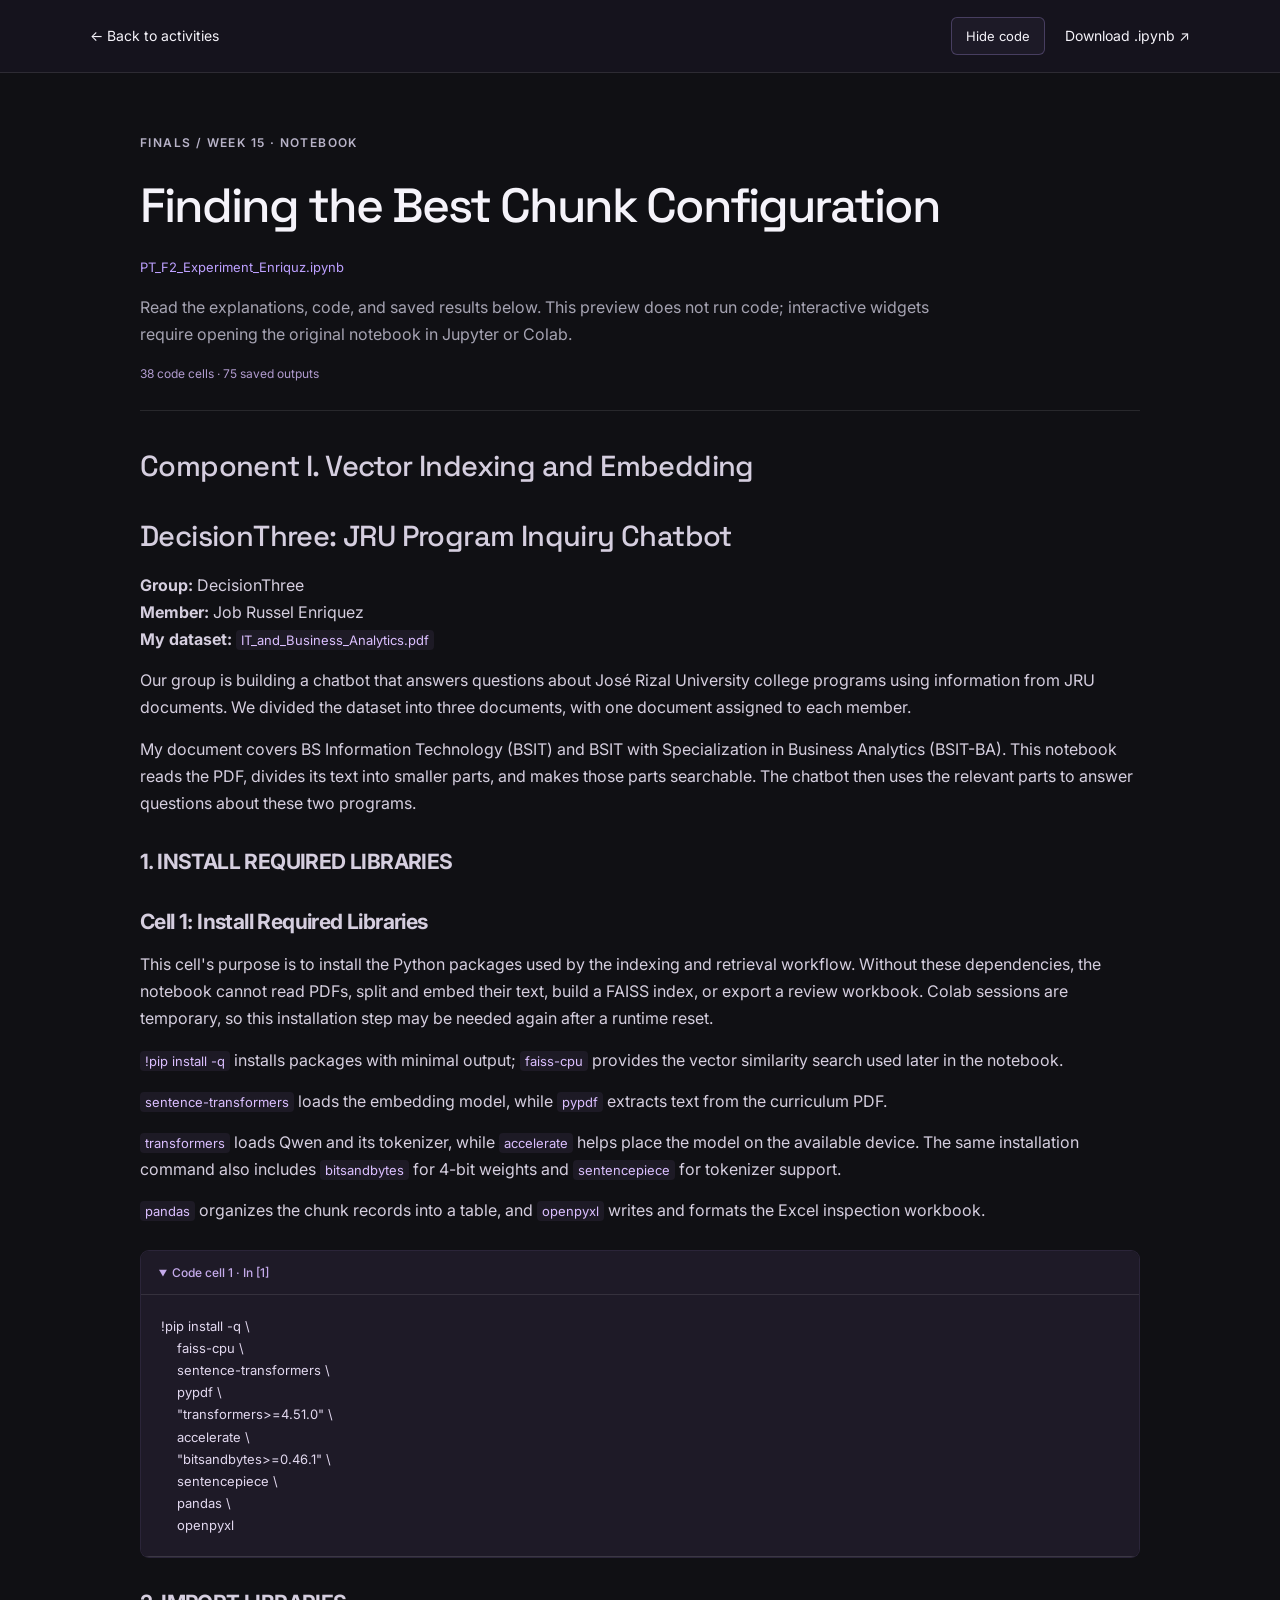
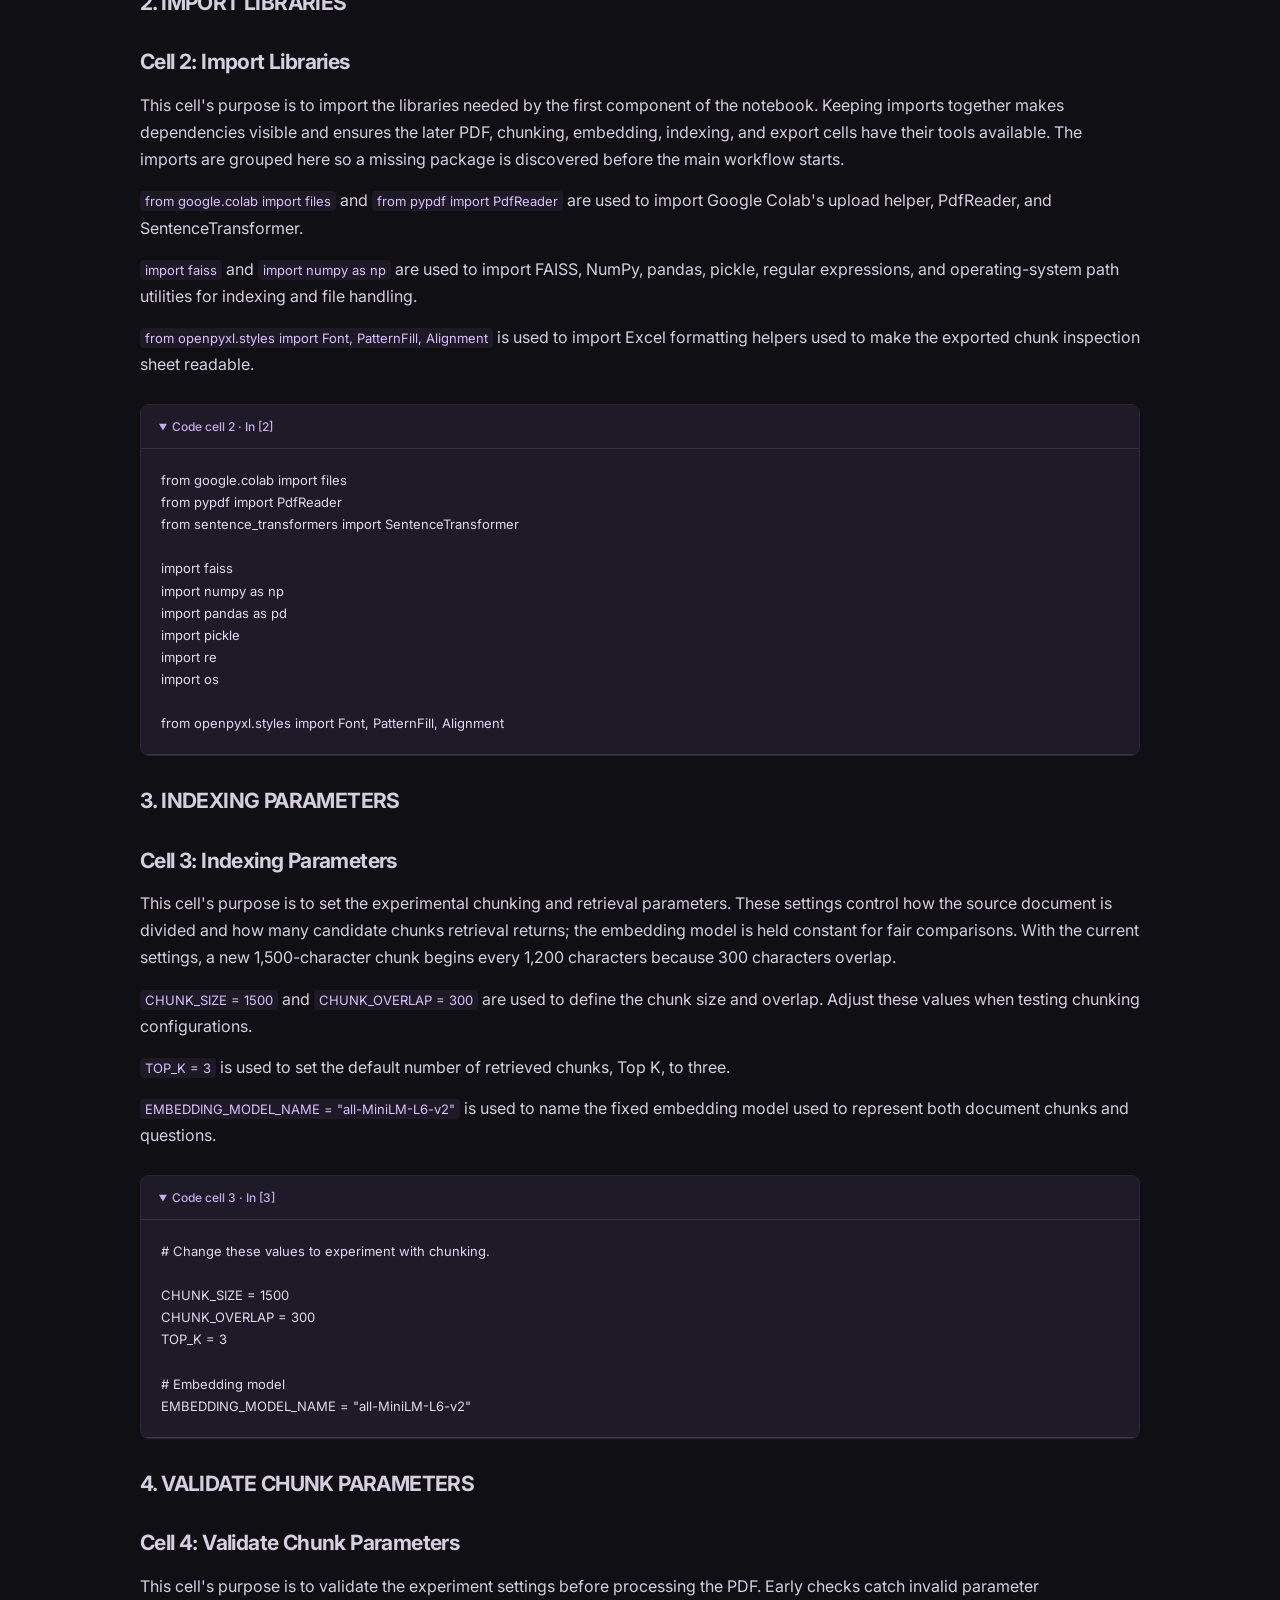
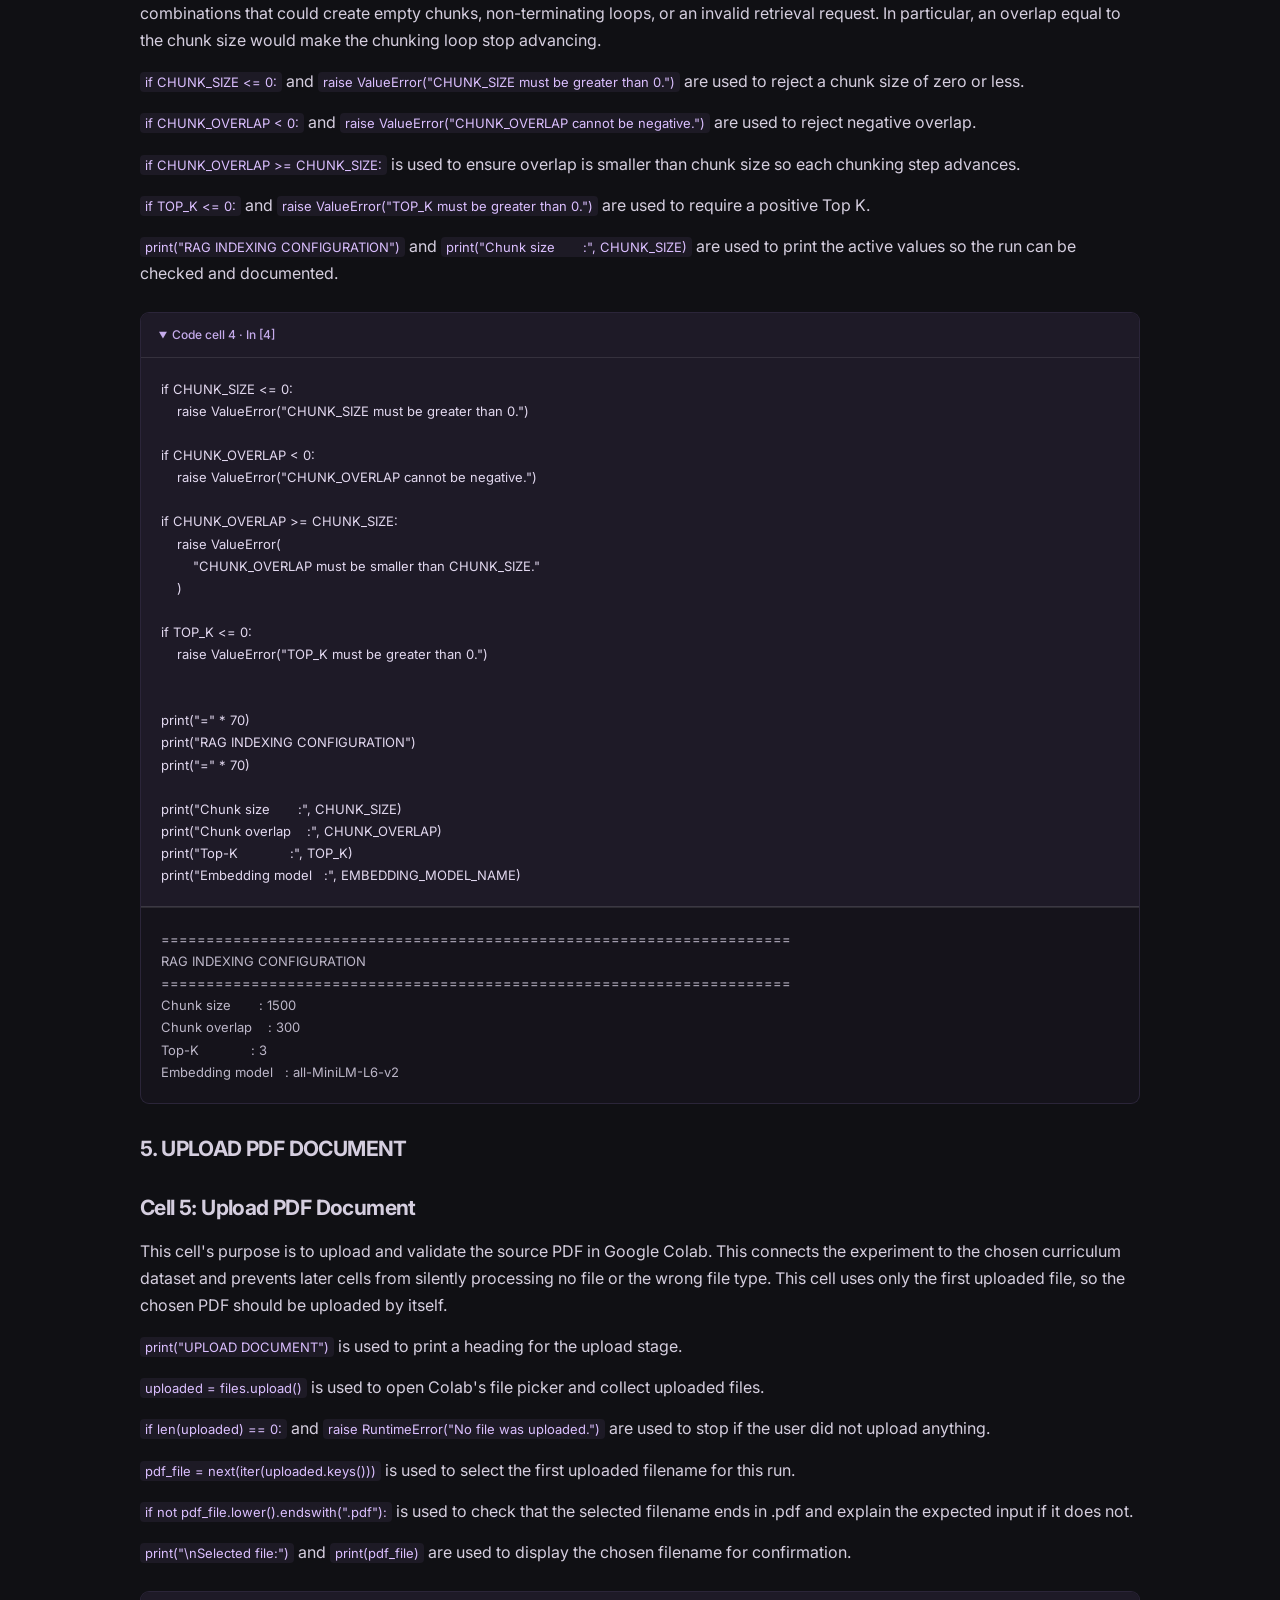
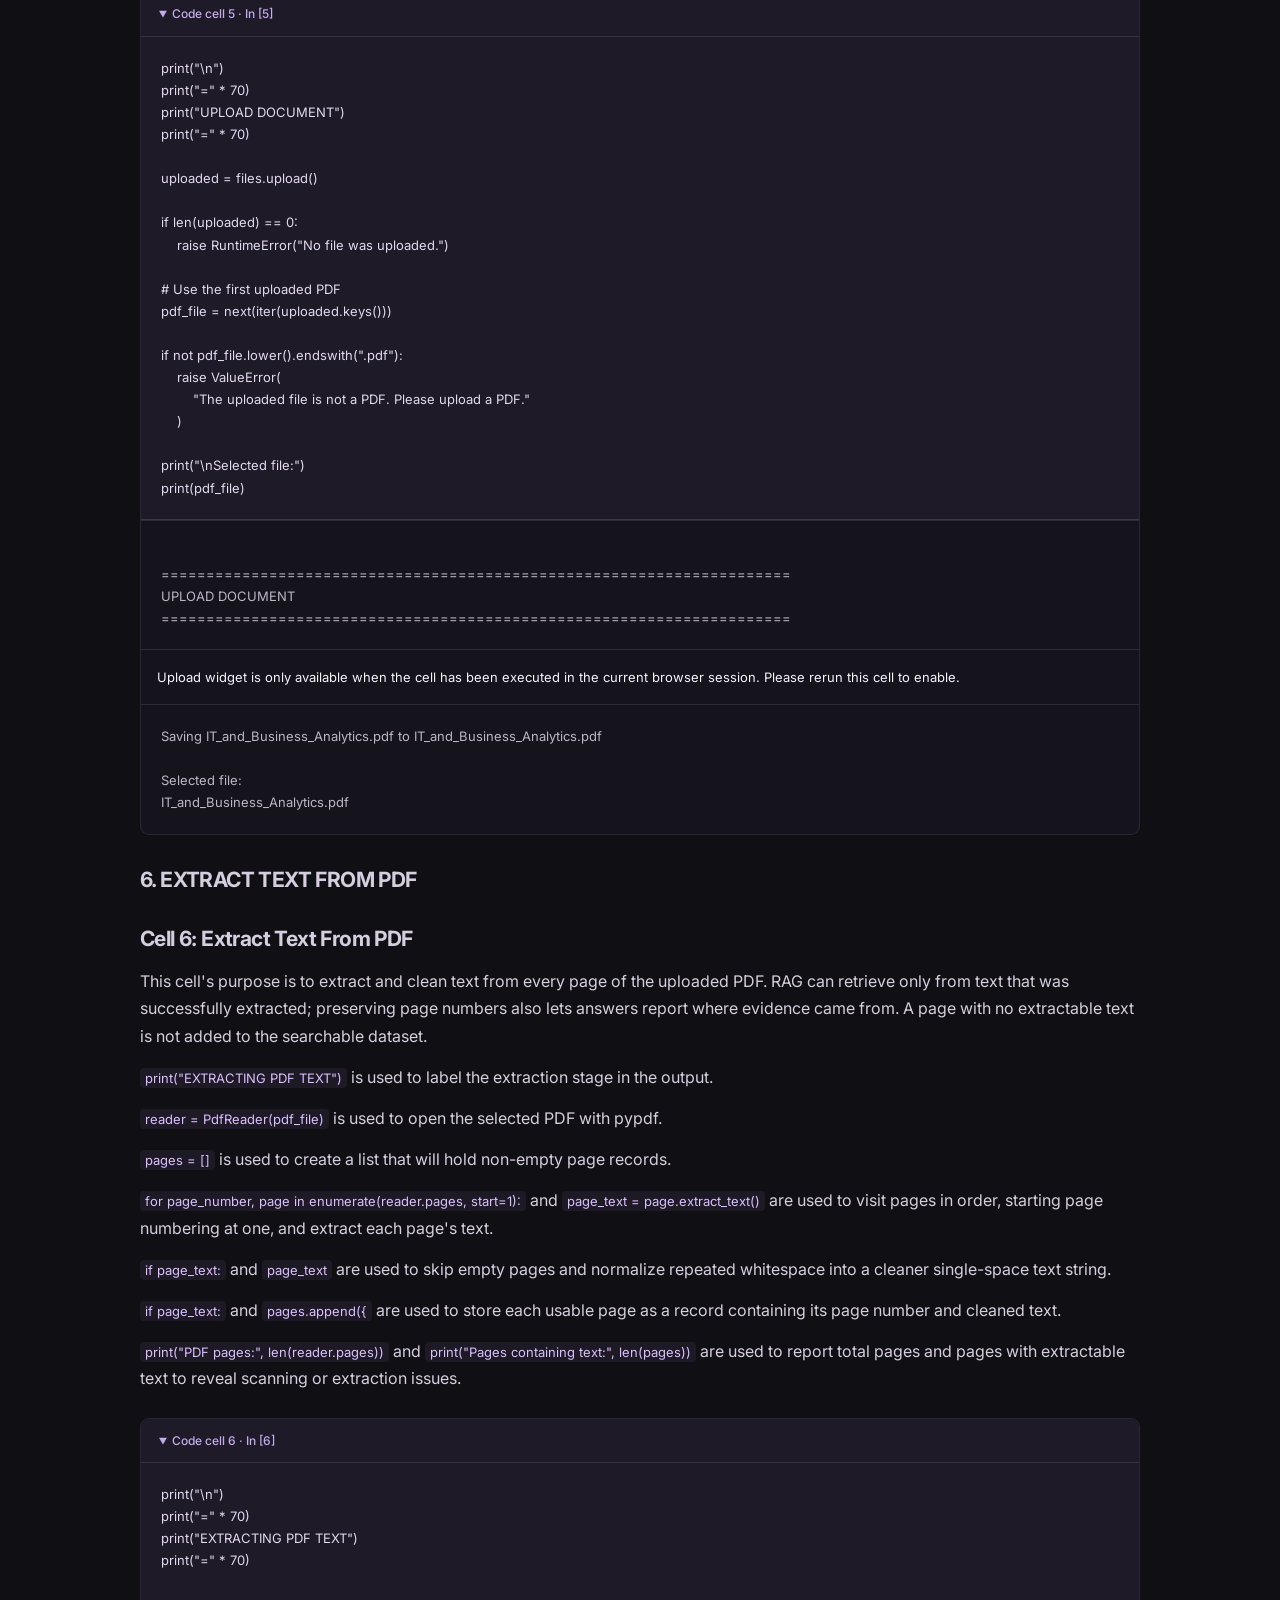
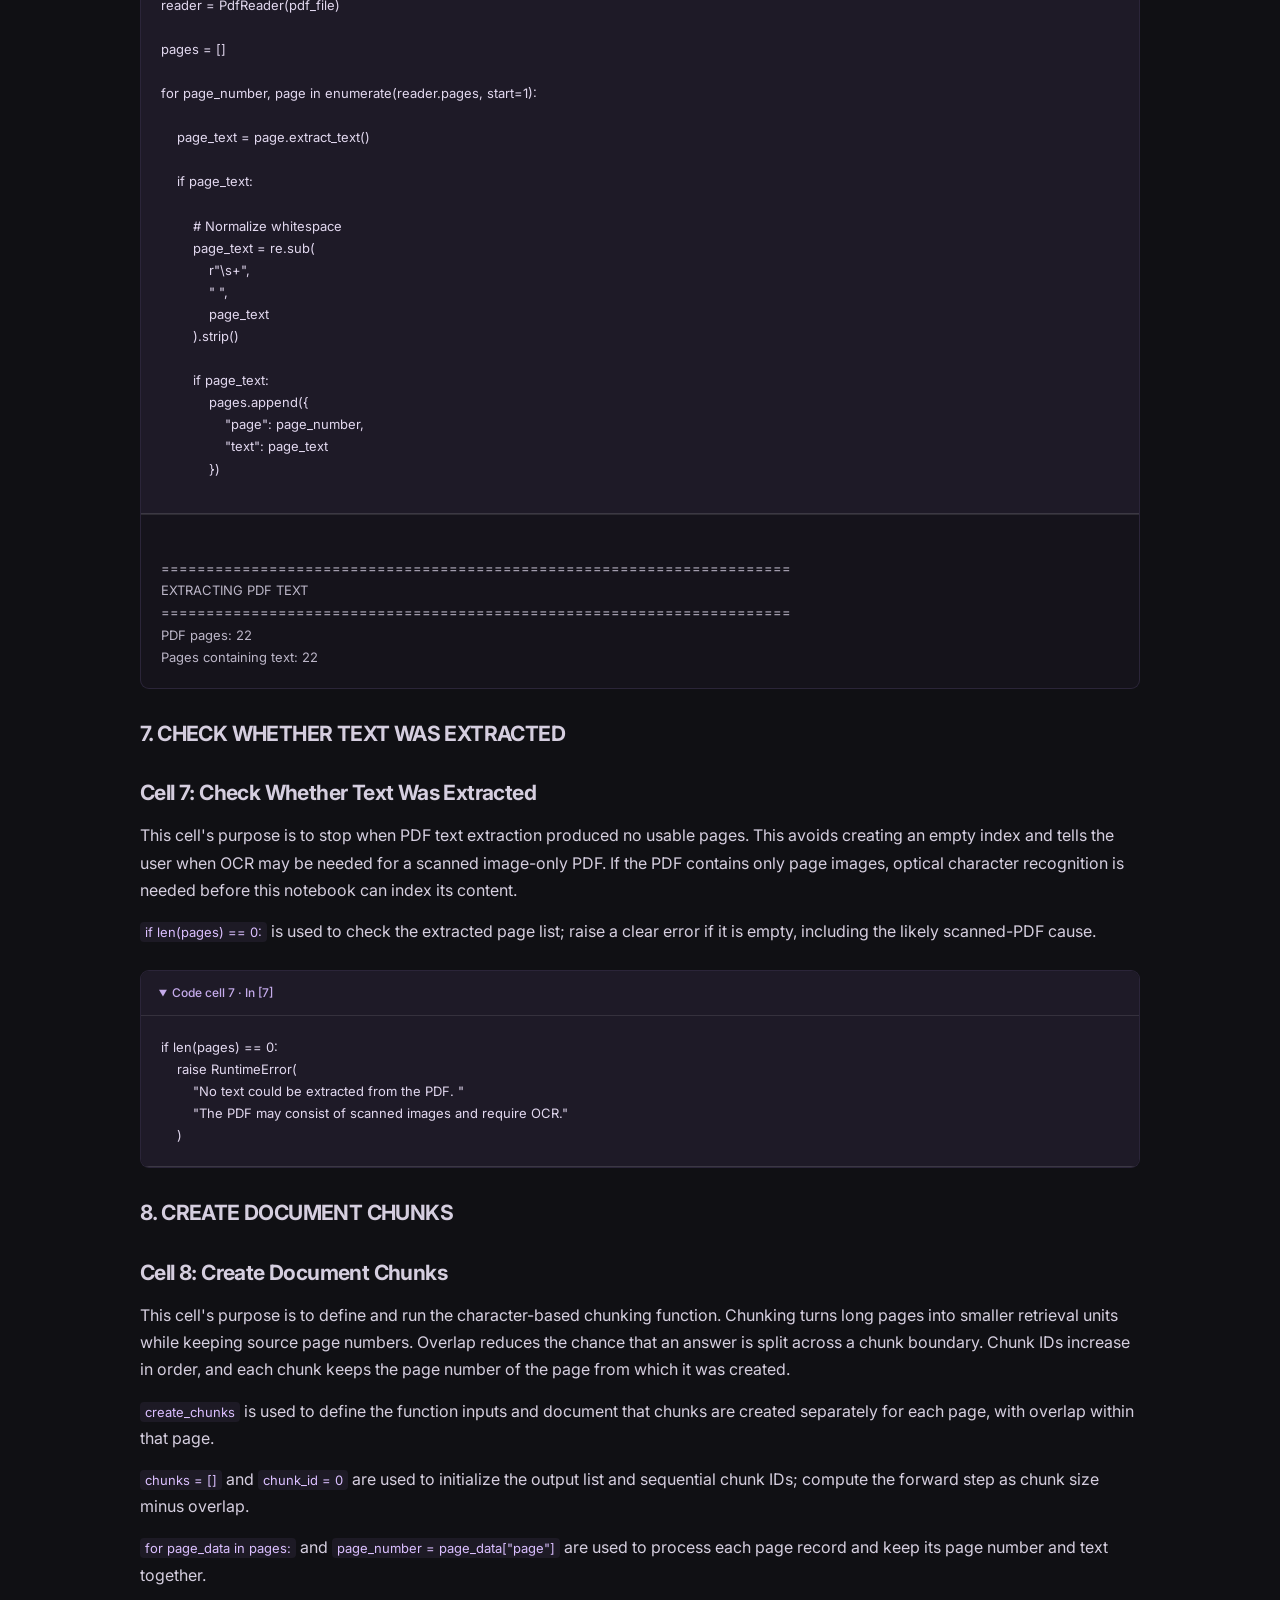
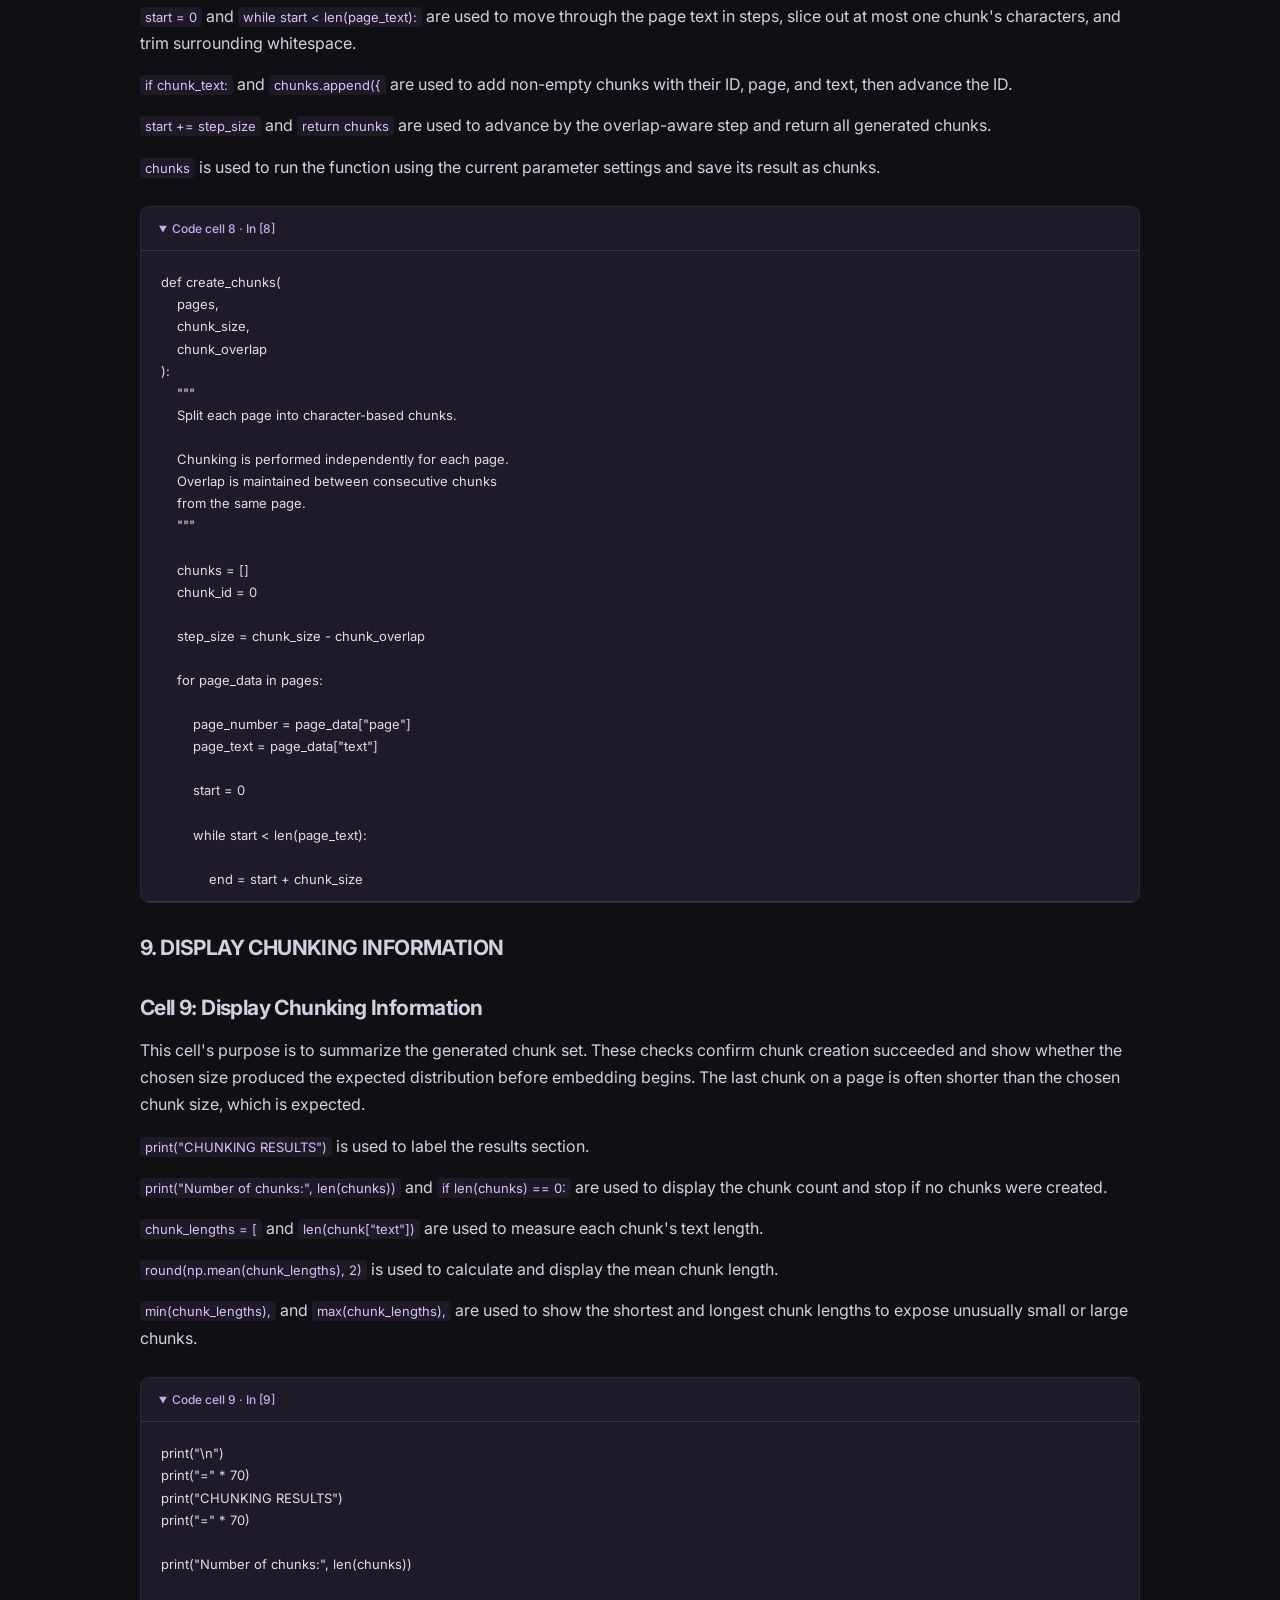
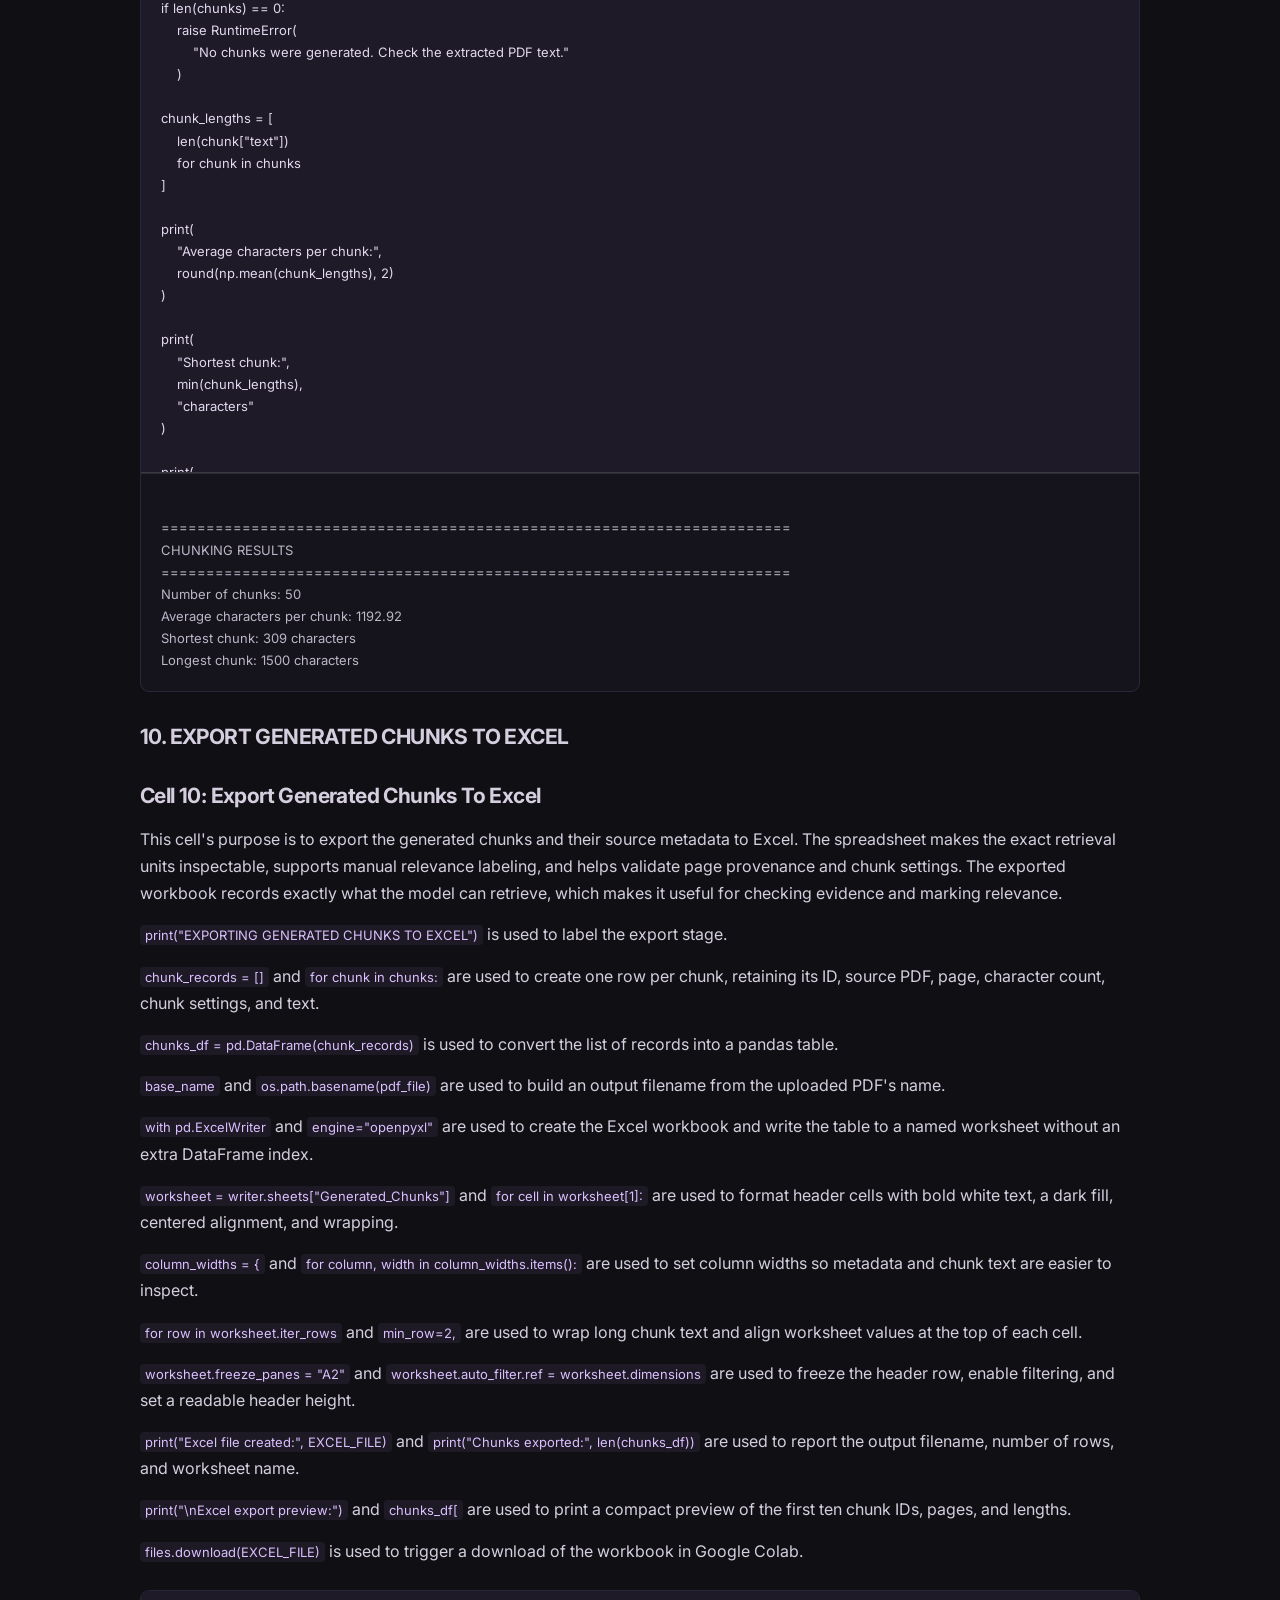
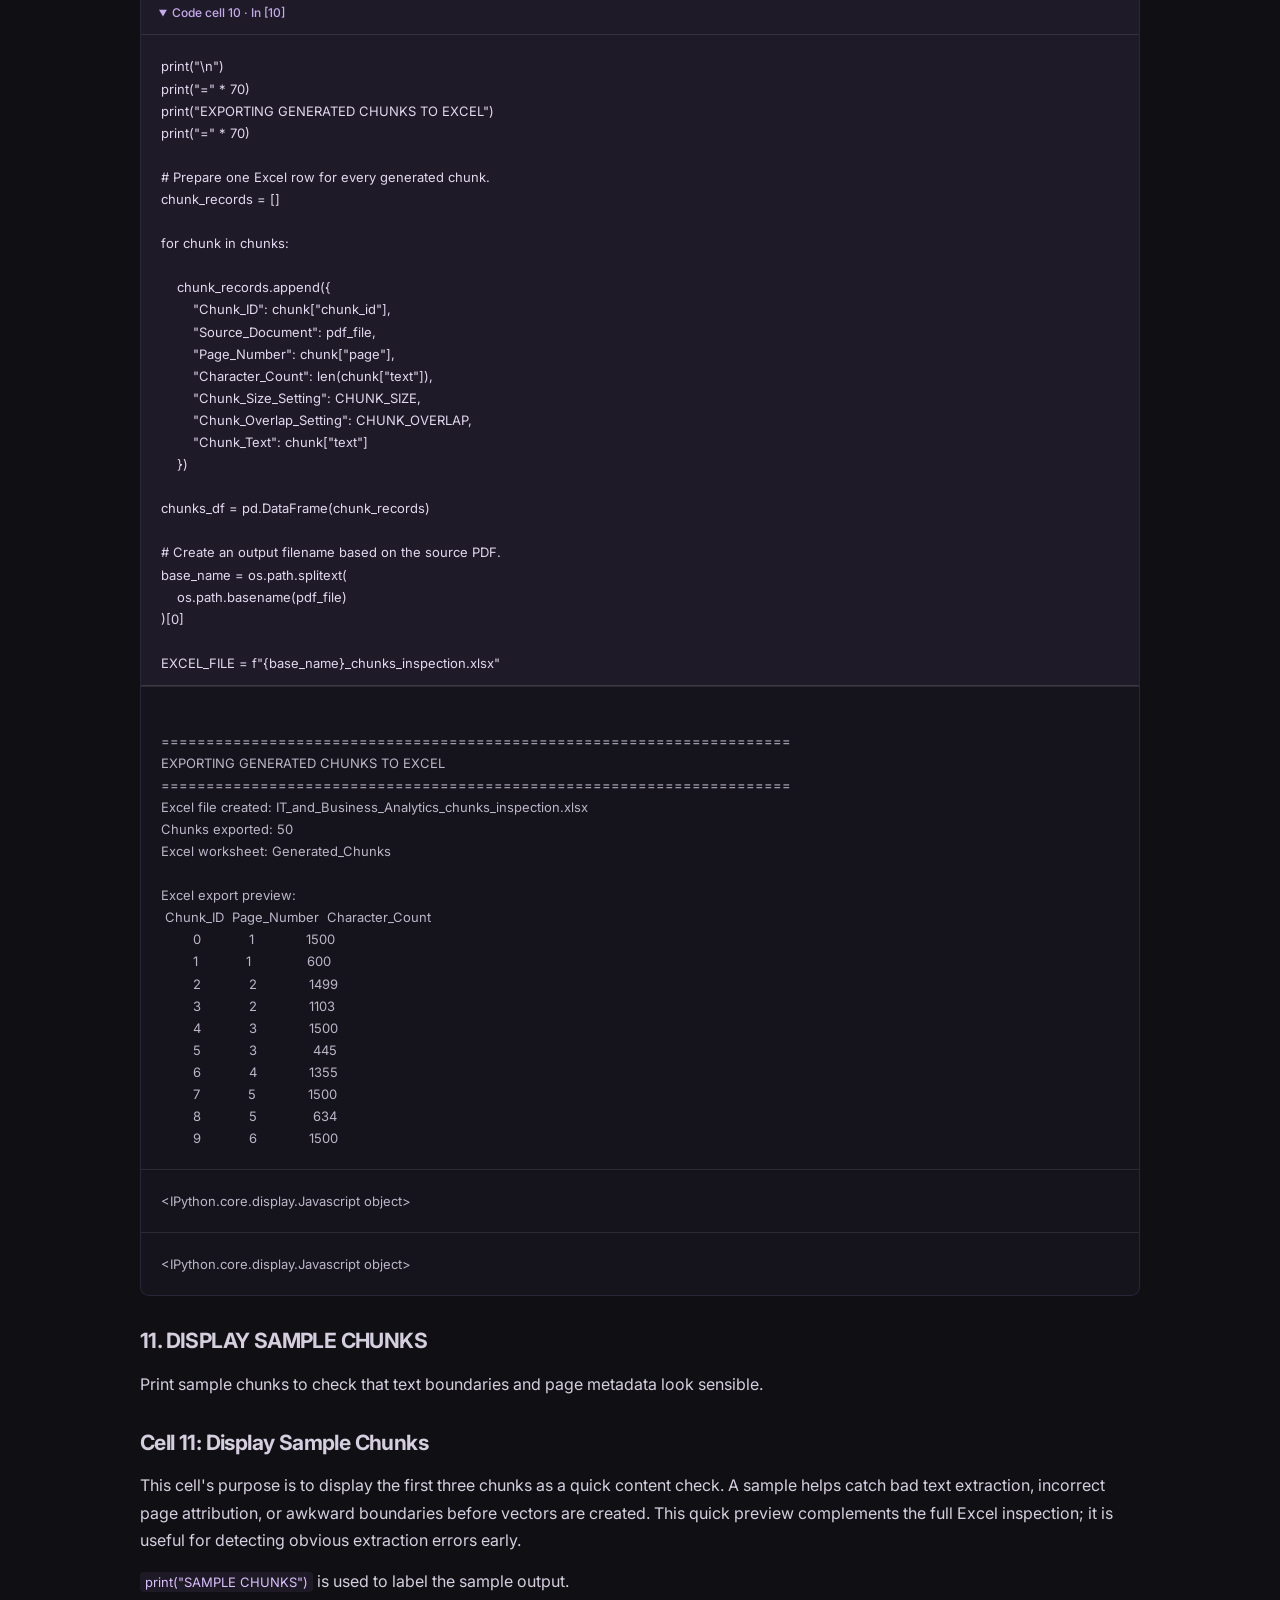
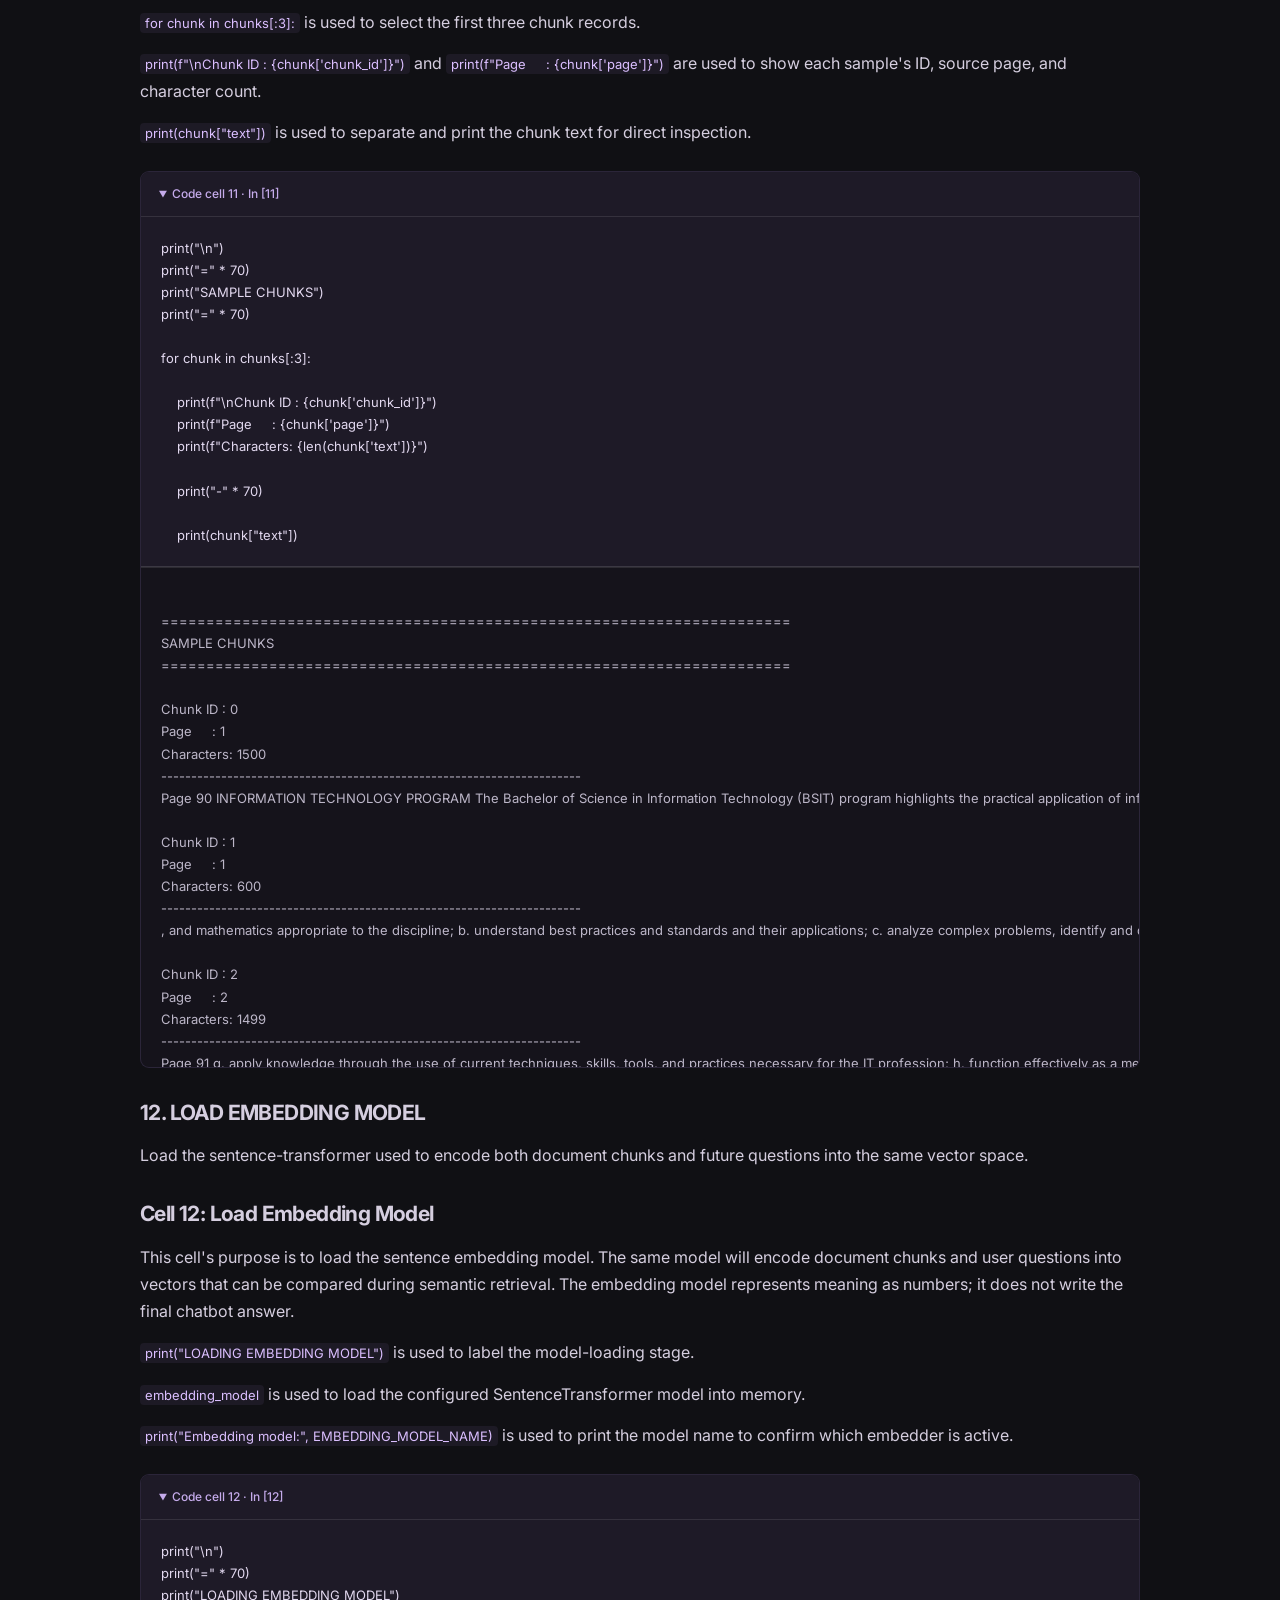
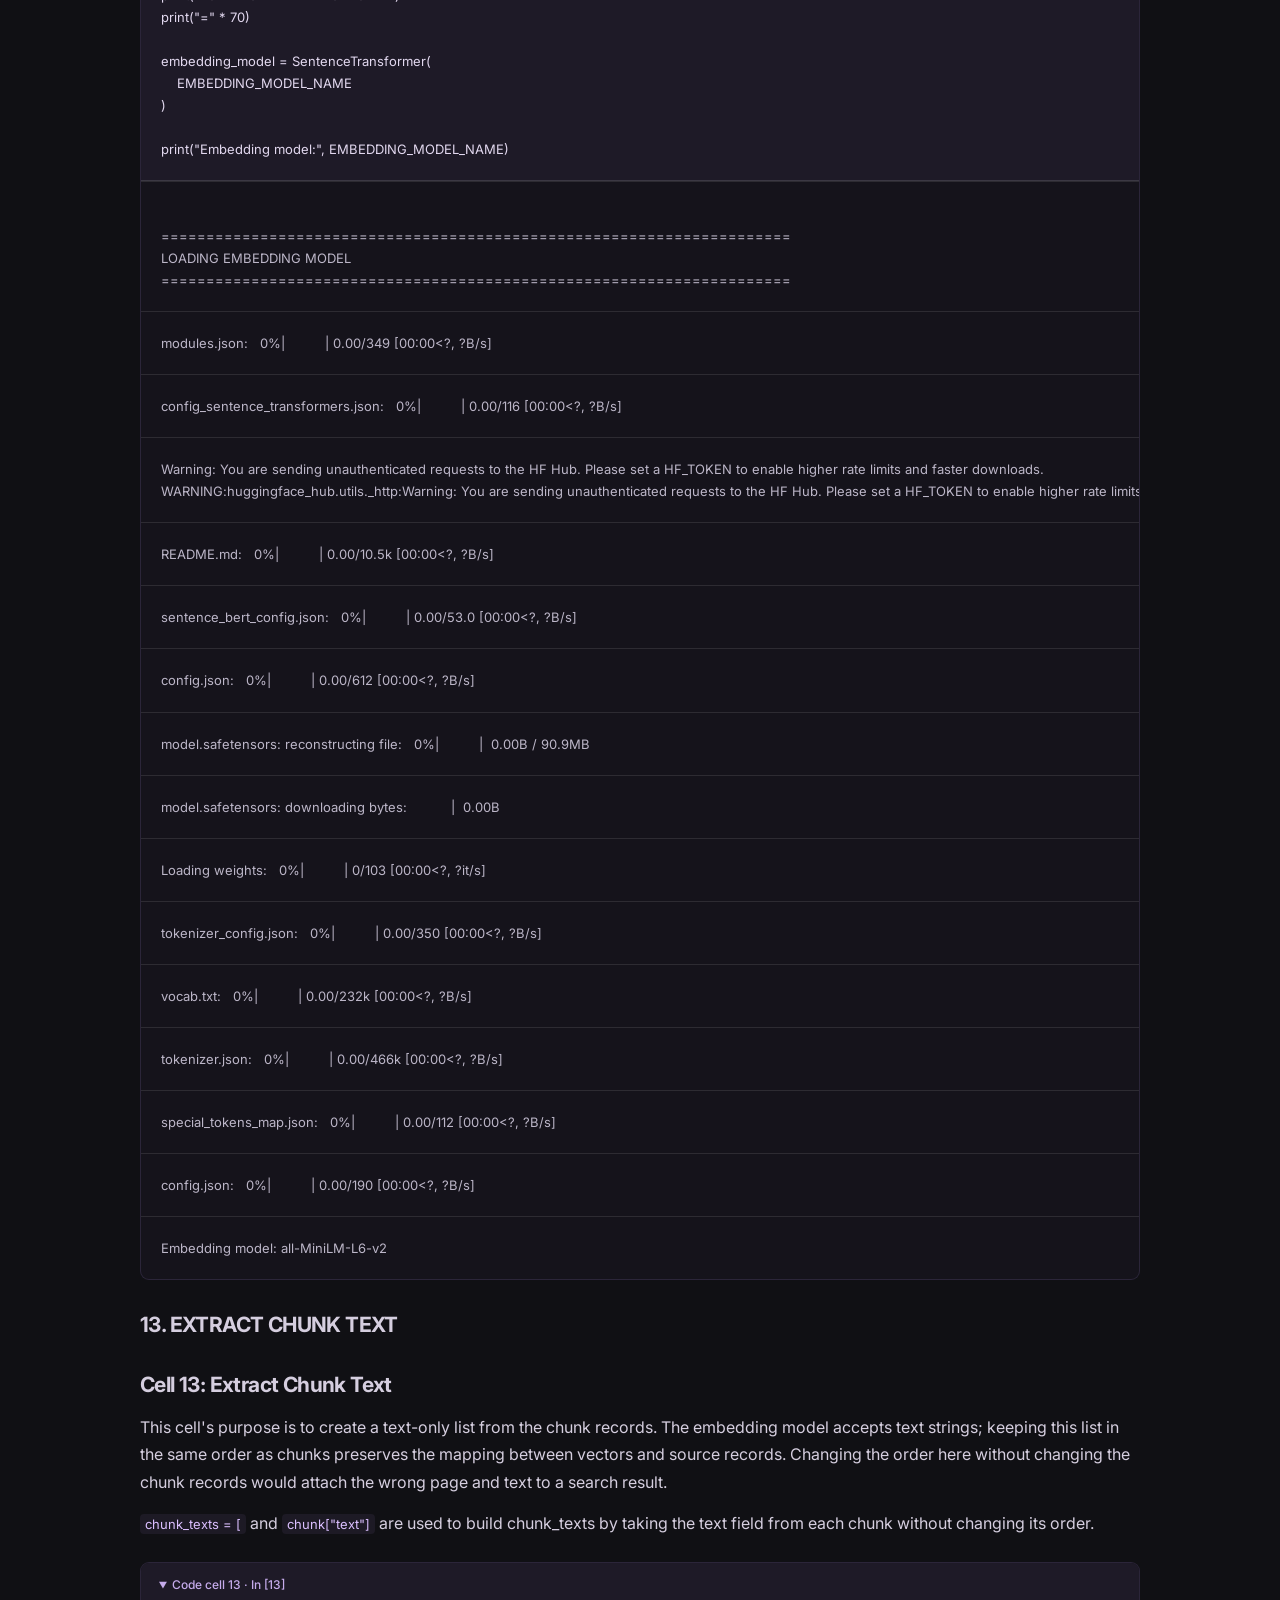
<file: notebooks/week-15.html>
<!doctype html><html lang="en"><head><meta charset="utf-8"><meta name="viewport" content="width=device-width,initial-scale=1"><title>Finding the Best Chunk Configuration — Notebook</title><link rel="preconnect" href="https://fonts.googleapis.com"><link rel="preconnect" href="https://fonts.gstatic.com" crossorigin><link href="https://fonts.googleapis.com/css2?family=Inter:wght@400;500;600;700&family=Space+Grotesk:wght@400;500;600;700&display=swap" rel="stylesheet"><link rel="stylesheet" href="../assets/style.css"><link rel="stylesheet" href="../assets/notebook.css"><script src="../assets/notebook.js" defer></script></head><body><a class="skip" href="#notebook">Skip to notebook</a><header class="nb-toolbar"><a href="../index.html#work">← Back to activities</a><div><button id="toggle-code" aria-pressed="false">Hide code</button><a href="../ACTIVITIES/FINALS/WEEK%2015%20-%20Lab%20Exercise%20PT-F2%20%28Part2%20Experimenting%20to%20Determine%20the%20Best%20Chunk/PT_F2_Experiment_Enriquz.ipynb" download>Download .ipynb ↗</a></div></header><main class="nb-page" id="notebook"><p class="eyebrow">FINALS / WEEK 15 · NOTEBOOK</p><h1>Finding the Best Chunk Configuration</h1><p class="nb-filename">PT_F2_Experiment_Enriquz.ipynb</p><p class="nb-intro">Read the explanations, code, and saved results below. This preview does not run code; interactive widgets require opening the original notebook in Jupyter or Colab.</p><p class="nb-stats">38 code cells · 75 saved outputs</p><div class="nb-content"><section class="nb-markdown"><h2>Component I. Vector Indexing and Embedding</h2>
<h2>DecisionThree: JRU Program Inquiry Chatbot</h2>
<p><strong>Group:</strong> DecisionThree  
<strong>Member:</strong> Job Russel Enriquez  
<strong>My dataset:</strong> <code>IT_and_Business_Analytics.pdf</code></p>
<p>Our group is building a chatbot that answers questions about José Rizal University college programs using information from JRU documents. We divided the dataset into three documents, with one document assigned to each member.</p>
<p>My document covers BS Information Technology (BSIT) and BSIT with Specialization in Business Analytics (BSIT-BA). This notebook reads the PDF, divides its text into smaller parts, and makes those parts searchable. The chatbot then uses the relevant parts to answer questions about these two programs.</p></section><section class="nb-markdown"><h4>1. INSTALL REQUIRED LIBRARIES</h4></section><section class="nb-markdown"><h4>Cell 1: Install Required Libraries</h4>
<p>This cell&#x27;s purpose is to install the Python packages used by the indexing and retrieval workflow. Without these dependencies, the notebook cannot read PDFs, split and embed their text, build a FAISS index, or export a review workbook. Colab sessions are temporary, so this installation step may be needed again after a runtime reset.</p>
<p><code>!pip install -q</code> installs packages with minimal output; <code>faiss-cpu</code> provides the vector similarity search used later in the notebook.</p>
<p><code>sentence-transformers</code> loads the embedding model, while <code>pypdf</code> extracts text from the curriculum PDF.</p>
<p><code>transformers</code> loads Qwen and its tokenizer, while <code>accelerate</code> helps place the model on the available device. The same installation command also includes <code>bitsandbytes</code> for 4-bit weights and <code>sentencepiece</code> for tokenizer support.</p>
<p><code>pandas</code> organizes the chunk records into a table, and <code>openpyxl</code> writes and formats the Excel inspection workbook.</p></section><section class="nb-cell"><details class="nb-code" open><summary>Code cell 1 · In [1]</summary><pre><code>!pip install -q \
    faiss-cpu \
    sentence-transformers \
    pypdf \
    &quot;transformers&gt;=4.51.0&quot; \
    accelerate \
    &quot;bitsandbytes&gt;=0.46.1&quot; \
    sentencepiece \
    pandas \
    openpyxl</code></pre></details></section><section class="nb-markdown"><h4>2. IMPORT LIBRARIES</h4></section><section class="nb-markdown"><h4>Cell 2: Import Libraries</h4>
<p>This cell&#x27;s purpose is to import the libraries needed by the first component of the notebook. Keeping imports together makes dependencies visible and ensures the later PDF, chunking, embedding, indexing, and export cells have their tools available. The imports are grouped here so a missing package is discovered before the main workflow starts.</p>
<p><code>from google.colab import files</code> and <code>from pypdf import PdfReader</code> are used to import Google Colab&#x27;s upload helper, PdfReader, and SentenceTransformer.</p>
<p><code>import faiss</code> and <code>import numpy as np</code> are used to import FAISS, NumPy, pandas, pickle, regular expressions, and operating-system path utilities for indexing and file handling.</p>
<p><code>from openpyxl.styles import Font, PatternFill, Alignment</code> is used to import Excel formatting helpers used to make the exported chunk inspection sheet readable.</p></section><section class="nb-cell"><details class="nb-code" open><summary>Code cell 2 · In [2]</summary><pre><code>from google.colab import files
from pypdf import PdfReader
from sentence_transformers import SentenceTransformer

import faiss
import numpy as np
import pandas as pd
import pickle
import re
import os

from openpyxl.styles import Font, PatternFill, Alignment</code></pre></details></section><section class="nb-markdown"><h4>3. INDEXING PARAMETERS</h4></section><section class="nb-markdown"><h4>Cell 3: Indexing Parameters</h4>
<p>This cell&#x27;s purpose is to set the experimental chunking and retrieval parameters. These settings control how the source document is divided and how many candidate chunks retrieval returns; the embedding model is held constant for fair comparisons. With the current settings, a new 1,500-character chunk begins every 1,200 characters because 300 characters overlap.</p>
<p><code>CHUNK_SIZE = 1500</code> and <code>CHUNK_OVERLAP = 300</code> are used to define the chunk size and overlap. Adjust these values when testing chunking configurations.</p>
<p><code>TOP_K = 3</code> is used to set the default number of retrieved chunks, Top K, to three.</p>
<p><code>EMBEDDING_MODEL_NAME = &quot;all-MiniLM-L6-v2&quot;</code> is used to name the fixed embedding model used to represent both document chunks and questions.</p></section><section class="nb-cell"><details class="nb-code" open><summary>Code cell 3 · In [3]</summary><pre><code># Change these values to experiment with chunking.

CHUNK_SIZE = 1500
CHUNK_OVERLAP = 300
TOP_K = 3

# Embedding model
EMBEDDING_MODEL_NAME = &quot;all-MiniLM-L6-v2&quot;</code></pre></details></section><section class="nb-markdown"><h4>4. VALIDATE CHUNK PARAMETERS</h4></section><section class="nb-markdown"><h4>Cell 4: Validate Chunk Parameters</h4>
<p>This cell&#x27;s purpose is to validate the experiment settings before processing the PDF. Early checks catch invalid parameter combinations that could create empty chunks, non-terminating loops, or an invalid retrieval request. In particular, an overlap equal to the chunk size would make the chunking loop stop advancing.</p>
<p><code>if CHUNK_SIZE &lt;= 0:</code> and <code>raise ValueError(&quot;CHUNK_SIZE must be greater than 0.&quot;)</code> are used to reject a chunk size of zero or less.</p>
<p><code>if CHUNK_OVERLAP &lt; 0:</code> and <code>raise ValueError(&quot;CHUNK_OVERLAP cannot be negative.&quot;)</code> are used to reject negative overlap.</p>
<p><code>if CHUNK_OVERLAP &gt;= CHUNK_SIZE:</code> is used to ensure overlap is smaller than chunk size so each chunking step advances.</p>
<p><code>if TOP_K &lt;= 0:</code> and <code>raise ValueError(&quot;TOP_K must be greater than 0.&quot;)</code> are used to require a positive Top K.</p>
<p><code>print(&quot;RAG INDEXING CONFIGURATION&quot;)</code> and <code>print(&quot;Chunk size       :&quot;, CHUNK_SIZE)</code> are used to print the active values so the run can be checked and documented.</p></section><section class="nb-cell"><details class="nb-code" open><summary>Code cell 4 · In [4]</summary><pre><code>if CHUNK_SIZE &lt;= 0:
    raise ValueError(&quot;CHUNK_SIZE must be greater than 0.&quot;)

if CHUNK_OVERLAP &lt; 0:
    raise ValueError(&quot;CHUNK_OVERLAP cannot be negative.&quot;)

if CHUNK_OVERLAP &gt;= CHUNK_SIZE:
    raise ValueError(
        &quot;CHUNK_OVERLAP must be smaller than CHUNK_SIZE.&quot;
    )

if TOP_K &lt;= 0:
    raise ValueError(&quot;TOP_K must be greater than 0.&quot;)


print(&quot;=&quot; * 70)
print(&quot;RAG INDEXING CONFIGURATION&quot;)
print(&quot;=&quot; * 70)

print(&quot;Chunk size       :&quot;, CHUNK_SIZE)
print(&quot;Chunk overlap    :&quot;, CHUNK_OVERLAP)
print(&quot;Top-K             :&quot;, TOP_K)
print(&quot;Embedding model   :&quot;, EMBEDDING_MODEL_NAME)</code></pre></details><pre class="nb-output">======================================================================
RAG INDEXING CONFIGURATION
======================================================================
Chunk size       : 1500
Chunk overlap    : 300
Top-K             : 3
Embedding model   : all-MiniLM-L6-v2
</pre></section><section class="nb-markdown"><h4>5. UPLOAD PDF DOCUMENT</h4></section><section class="nb-markdown"><h4>Cell 5: Upload PDF Document</h4>
<p>This cell&#x27;s purpose is to upload and validate the source PDF in Google Colab. This connects the experiment to the chosen curriculum dataset and prevents later cells from silently processing no file or the wrong file type. This cell uses only the first uploaded file, so the chosen PDF should be uploaded by itself.</p>
<p><code>print(&quot;UPLOAD DOCUMENT&quot;)</code> is used to print a heading for the upload stage.</p>
<p><code>uploaded = files.upload()</code> is used to open Colab&#x27;s file picker and collect uploaded files.</p>
<p><code>if len(uploaded) == 0:</code> and <code>raise RuntimeError(&quot;No file was uploaded.&quot;)</code> are used to stop if the user did not upload anything.</p>
<p><code>pdf_file = next(iter(uploaded.keys()))</code> is used to select the first uploaded filename for this run.</p>
<p><code>if not pdf_file.lower().endswith(&quot;.pdf&quot;):</code> is used to check that the selected filename ends in .pdf and explain the expected input if it does not.</p>
<p><code>print(&quot;\nSelected file:&quot;)</code> and <code>print(pdf_file)</code> are used to display the chosen filename for confirmation.</p></section><section class="nb-cell"><details class="nb-code" open><summary>Code cell 5 · In [5]</summary><pre><code>print(&quot;\n&quot;)
print(&quot;=&quot; * 70)
print(&quot;UPLOAD DOCUMENT&quot;)
print(&quot;=&quot; * 70)

uploaded = files.upload()

if len(uploaded) == 0:
    raise RuntimeError(&quot;No file was uploaded.&quot;)

# Use the first uploaded PDF
pdf_file = next(iter(uploaded.keys()))

if not pdf_file.lower().endswith(&quot;.pdf&quot;):
    raise ValueError(
        &quot;The uploaded file is not a PDF. Please upload a PDF.&quot;
    )

print(&quot;\nSelected file:&quot;)
print(pdf_file)</code></pre></details><pre class="nb-output">

======================================================================
UPLOAD DOCUMENT
======================================================================
</pre><div class="nb-rich-output">
     
     
      Upload widget is only available when the cell has been executed in the
      current browser session. Please rerun this cell to enable.
      
       </div><pre class="nb-output">Saving IT_and_Business_Analytics.pdf to IT_and_Business_Analytics.pdf

Selected file:
IT_and_Business_Analytics.pdf
</pre></section><section class="nb-markdown"><h4>6. EXTRACT TEXT FROM PDF</h4></section><section class="nb-markdown"><h4>Cell 6: Extract Text From PDF</h4>
<p>This cell&#x27;s purpose is to extract and clean text from every page of the uploaded PDF. RAG can retrieve only from text that was successfully extracted; preserving page numbers also lets answers report where evidence came from. A page with no extractable text is not added to the searchable dataset.</p>
<p><code>print(&quot;EXTRACTING PDF TEXT&quot;)</code> is used to label the extraction stage in the output.</p>
<p><code>reader = PdfReader(pdf_file)</code> is used to open the selected PDF with pypdf.</p>
<p><code>pages = []</code> is used to create a list that will hold non-empty page records.</p>
<p><code>for page_number, page in enumerate(reader.pages, start=1):</code> and <code>page_text = page.extract_text()</code> are used to visit pages in order, starting page numbering at one, and extract each page&#x27;s text.</p>
<p><code>if page_text:</code> and <code>page_text</code> are used to skip empty pages and normalize repeated whitespace into a cleaner single-space text string.</p>
<p><code>if page_text:</code> and <code>pages.append({</code> are used to store each usable page as a record containing its page number and cleaned text.</p>
<p><code>print(&quot;PDF pages:&quot;, len(reader.pages))</code> and <code>print(&quot;Pages containing text:&quot;, len(pages))</code> are used to report total pages and pages with extractable text to reveal scanning or extraction issues.</p></section><section class="nb-cell"><details class="nb-code" open><summary>Code cell 6 · In [6]</summary><pre><code>print(&quot;\n&quot;)
print(&quot;=&quot; * 70)
print(&quot;EXTRACTING PDF TEXT&quot;)
print(&quot;=&quot; * 70)

reader = PdfReader(pdf_file)

pages = []

for page_number, page in enumerate(reader.pages, start=1):

    page_text = page.extract_text()

    if page_text:

        # Normalize whitespace
        page_text = re.sub(
            r&quot;\s+&quot;,
            &quot; &quot;,
            page_text
        ).strip()

        if page_text:
            pages.append({
                &quot;page&quot;: page_number,
                &quot;text&quot;: page_text
            })


print(&quot;PDF pages:&quot;, len(reader.pages))
print(&quot;Pages containing text:&quot;, len(pages))</code></pre></details><pre class="nb-output">

======================================================================
EXTRACTING PDF TEXT
======================================================================
PDF pages: 22
Pages containing text: 22
</pre></section><section class="nb-markdown"><h4>7. CHECK WHETHER TEXT WAS EXTRACTED</h4></section><section class="nb-markdown"><h4>Cell 7: Check Whether Text Was Extracted</h4>
<p>This cell&#x27;s purpose is to stop when PDF text extraction produced no usable pages. This avoids creating an empty index and tells the user when OCR may be needed for a scanned image-only PDF. If the PDF contains only page images, optical character recognition is needed before this notebook can index its content.</p>
<p><code>if len(pages) == 0:</code> is used to check the extracted page list; raise a clear error if it is empty, including the likely scanned-PDF cause.</p></section><section class="nb-cell"><details class="nb-code" open><summary>Code cell 7 · In [7]</summary><pre><code>if len(pages) == 0:
    raise RuntimeError(
        &quot;No text could be extracted from the PDF. &quot;
        &quot;The PDF may consist of scanned images and require OCR.&quot;
    )</code></pre></details></section><section class="nb-markdown"><h4>8. CREATE DOCUMENT CHUNKS</h4></section><section class="nb-markdown"><h4>Cell 8: Create Document Chunks</h4>
<p>This cell&#x27;s purpose is to define and run the character-based chunking function. Chunking turns long pages into smaller retrieval units while keeping source page numbers. Overlap reduces the chance that an answer is split across a chunk boundary. Chunk IDs increase in order, and each chunk keeps the page number of the page from which it was created.</p>
<p><code>create_chunks</code> is used to define the function inputs and document that chunks are created separately for each page, with overlap within that page.</p>
<p><code>chunks = []</code> and <code>chunk_id = 0</code> are used to initialize the output list and sequential chunk IDs; compute the forward step as chunk size minus overlap.</p>
<p><code>for page_data in pages:</code> and <code>page_number = page_data[&quot;page&quot;]</code> are used to process each page record and keep its page number and text together.</p>
<p><code>start = 0</code> and <code>while start &lt; len(page_text):</code> are used to move through the page text in steps, slice out at most one chunk&#x27;s characters, and trim surrounding whitespace.</p>
<p><code>if chunk_text:</code> and <code>chunks.append({</code> are used to add non-empty chunks with their ID, page, and text, then advance the ID.</p>
<p><code>start += step_size</code> and <code>return chunks</code> are used to advance by the overlap-aware step and return all generated chunks.</p>
<p><code>chunks</code> is used to run the function using the current parameter settings and save its result as chunks.</p></section><section class="nb-cell"><details class="nb-code" open><summary>Code cell 8 · In [8]</summary><pre><code>def create_chunks(
    pages,
    chunk_size,
    chunk_overlap
):
    &quot;&quot;&quot;
    Split each page into character-based chunks.

    Chunking is performed independently for each page.
    Overlap is maintained between consecutive chunks
    from the same page.
    &quot;&quot;&quot;

    chunks = []
    chunk_id = 0

    step_size = chunk_size - chunk_overlap

    for page_data in pages:

        page_number = page_data[&quot;page&quot;]
        page_text = page_data[&quot;text&quot;]

        start = 0

        while start &lt; len(page_text):

            end = start + chunk_size

            chunk_text = page_text[start:end].strip()

            if chunk_text:
                chunks.append({
                    &quot;chunk_id&quot;: chunk_id,
                    &quot;page&quot;: page_number,
                    &quot;text&quot;: chunk_text
                })

                chunk_id += 1

            # Stop once this chunk reaches the page end.
            if end &gt;= len(page_text):
                break

            # Move forward while maintaining overlap
            start += step_size

    return chunks


chunks = create_chunks(
    pages,
    CHUNK_SIZE,
    CHUNK_OVERLAP
)</code></pre></details></section><section class="nb-markdown"><h4>9. DISPLAY CHUNKING INFORMATION</h4></section><section class="nb-markdown"><h4>Cell 9: Display Chunking Information</h4>
<p>This cell&#x27;s purpose is to summarize the generated chunk set. These checks confirm chunk creation succeeded and show whether the chosen size produced the expected distribution before embedding begins. The last chunk on a page is often shorter than the chosen chunk size, which is expected.</p>
<p><code>print(&quot;CHUNKING RESULTS&quot;)</code> is used to label the results section.</p>
<p><code>print(&quot;Number of chunks:&quot;, len(chunks))</code> and <code>if len(chunks) == 0:</code> are used to display the chunk count and stop if no chunks were created.</p>
<p><code>chunk_lengths = [</code> and <code>len(chunk[&quot;text&quot;])</code> are used to measure each chunk&#x27;s text length.</p>
<p><code>round(np.mean(chunk_lengths), 2)</code> is used to calculate and display the mean chunk length.</p>
<p><code>min(chunk_lengths),</code> and <code>max(chunk_lengths),</code> are used to show the shortest and longest chunk lengths to expose unusually small or large chunks.</p></section><section class="nb-cell"><details class="nb-code" open><summary>Code cell 9 · In [9]</summary><pre><code>print(&quot;\n&quot;)
print(&quot;=&quot; * 70)
print(&quot;CHUNKING RESULTS&quot;)
print(&quot;=&quot; * 70)

print(&quot;Number of chunks:&quot;, len(chunks))

if len(chunks) == 0:
    raise RuntimeError(
        &quot;No chunks were generated. Check the extracted PDF text.&quot;
    )

chunk_lengths = [
    len(chunk[&quot;text&quot;])
    for chunk in chunks
]

print(
    &quot;Average characters per chunk:&quot;,
    round(np.mean(chunk_lengths), 2)
)

print(
    &quot;Shortest chunk:&quot;,
    min(chunk_lengths),
    &quot;characters&quot;
)

print(
    &quot;Longest chunk:&quot;,
    max(chunk_lengths),
    &quot;characters&quot;
)</code></pre></details><pre class="nb-output">

======================================================================
CHUNKING RESULTS
======================================================================
Number of chunks: 50
Average characters per chunk: 1192.92
Shortest chunk: 309 characters
Longest chunk: 1500 characters
</pre></section><section class="nb-markdown"><h4>10. EXPORT GENERATED CHUNKS TO EXCEL</h4></section><section class="nb-markdown"><h4>Cell 10: Export Generated Chunks To Excel</h4>
<p>This cell&#x27;s purpose is to export the generated chunks and their source metadata to Excel. The spreadsheet makes the exact retrieval units inspectable, supports manual relevance labeling, and helps validate page provenance and chunk settings. The exported workbook records exactly what the model can retrieve, which makes it useful for checking evidence and marking relevance.</p>
<p><code>print(&quot;EXPORTING GENERATED CHUNKS TO EXCEL&quot;)</code> is used to label the export stage.</p>
<p><code>chunk_records = []</code> and <code>for chunk in chunks:</code> are used to create one row per chunk, retaining its ID, source PDF, page, character count, chunk settings, and text.</p>
<p><code>chunks_df = pd.DataFrame(chunk_records)</code> is used to convert the list of records into a pandas table.</p>
<p><code>base_name</code> and <code>os.path.basename(pdf_file)</code> are used to build an output filename from the uploaded PDF&#x27;s name.</p>
<p><code>with pd.ExcelWriter</code> and <code>engine=&quot;openpyxl&quot;</code> are used to create the Excel workbook and write the table to a named worksheet without an extra DataFrame index.</p>
<p><code>worksheet = writer.sheets[&quot;Generated_Chunks&quot;]</code> and <code>for cell in worksheet[1]:</code> are used to format header cells with bold white text, a dark fill, centered alignment, and wrapping.</p>
<p><code>column_widths = {</code> and <code>for column, width in column_widths.items():</code> are used to set column widths so metadata and chunk text are easier to inspect.</p>
<p><code>for row in worksheet.iter_rows</code> and <code>min_row=2,</code> are used to wrap long chunk text and align worksheet values at the top of each cell.</p>
<p><code>worksheet.freeze_panes = &quot;A2&quot;</code> and <code>worksheet.auto_filter.ref = worksheet.dimensions</code> are used to freeze the header row, enable filtering, and set a readable header height.</p>
<p><code>print(&quot;Excel file created:&quot;, EXCEL_FILE)</code> and <code>print(&quot;Chunks exported:&quot;, len(chunks_df))</code> are used to report the output filename, number of rows, and worksheet name.</p>
<p><code>print(&quot;\nExcel export preview:&quot;)</code> and <code>chunks_df[</code> are used to print a compact preview of the first ten chunk IDs, pages, and lengths.</p>
<p><code>files.download(EXCEL_FILE)</code> is used to trigger a download of the workbook in Google Colab.</p></section><section class="nb-cell"><details class="nb-code" open><summary>Code cell 10 · In [10]</summary><pre><code>print(&quot;\n&quot;)
print(&quot;=&quot; * 70)
print(&quot;EXPORTING GENERATED CHUNKS TO EXCEL&quot;)
print(&quot;=&quot; * 70)

# Prepare one Excel row for every generated chunk.
chunk_records = []

for chunk in chunks:

    chunk_records.append({
        &quot;Chunk_ID&quot;: chunk[&quot;chunk_id&quot;],
        &quot;Source_Document&quot;: pdf_file,
        &quot;Page_Number&quot;: chunk[&quot;page&quot;],
        &quot;Character_Count&quot;: len(chunk[&quot;text&quot;]),
        &quot;Chunk_Size_Setting&quot;: CHUNK_SIZE,
        &quot;Chunk_Overlap_Setting&quot;: CHUNK_OVERLAP,
        &quot;Chunk_Text&quot;: chunk[&quot;text&quot;]
    })

chunks_df = pd.DataFrame(chunk_records)

# Create an output filename based on the source PDF.
base_name = os.path.splitext(
    os.path.basename(pdf_file)
)[0]

EXCEL_FILE = f&quot;{base_name}_chunks_inspection.xlsx&quot;

# Create and format the Excel workbook.
with pd.ExcelWriter(
    EXCEL_FILE,
    engine=&quot;openpyxl&quot;
) as writer:

    chunks_df.to_excel(
        writer,
        sheet_name=&quot;Generated_Chunks&quot;,
        index=False
    )

    worksheet = writer.sheets[&quot;Generated_Chunks&quot;]

    # Format the header row.
    for cell in worksheet[1]:

        cell.font = Font(
            bold=True,
            color=&quot;FFFFFF&quot;
        )

        cell.fill = PatternFill(
            fill_type=&quot;solid&quot;,
            fgColor=&quot;1F4E78&quot;
        )

        cell.alignment = Alignment(
            horizontal=&quot;center&quot;,
            vertical=&quot;center&quot;,
            wrap_text=True
        )

    # Set column widths.
    column_widths = {
        &quot;A&quot;: 12,
        &quot;B&quot;: 35,
        &quot;C&quot;: 14,
        &quot;D&quot;: 18,
        &quot;E&quot;: 20,
        &quot;F&quot;: 23,
        &quot;G&quot;: 80
    }

    for column, width in column_widths.items():
        worksheet.column_dimensions[column].width = width

    # Format rows for easier inspection.
    for row in worksheet.iter_rows(
        min_row=2,
        max_row=worksheet.max_row
    ):

        for cell in row:

            cell.alignment = Alignment(
                vertical=&quot;top&quot;,
                wrap_text=(cell.column == 7)
            )

    # Keep headers visible while scrolling.
    worksheet.freeze_panes = &quot;A2&quot;

    # Enable filtering.
    worksheet.auto_filter.ref = worksheet.dimensions

    # Set header height.
    worksheet.row_dimensions[1].height = 32

print(&quot;Excel file created:&quot;, EXCEL_FILE)
print(&quot;Chunks exported:&quot;, len(chunks_df))
print(&quot;Excel worksheet: Generated_Chunks&quot;)

print(&quot;\nExcel export preview:&quot;)

print(
    chunks_df[
        [
            &quot;Chunk_ID&quot;,
            &quot;Page_Number&quot;,
            &quot;Character_Count&quot;
        ]
    ].head(10).to_string(index=False)
)

# Automatically download the Excel workbook in Google Colab.
files.download(EXCEL_FILE)</code></pre></details><pre class="nb-output">

======================================================================
EXPORTING GENERATED CHUNKS TO EXCEL
======================================================================
Excel file created: IT_and_Business_Analytics_chunks_inspection.xlsx
Chunks exported: 50
Excel worksheet: Generated_Chunks

Excel export preview:
 Chunk_ID  Page_Number  Character_Count
        0            1             1500
        1            1              600
        2            2             1499
        3            2             1103
        4            3             1500
        5            3              445
        6            4             1355
        7            5             1500
        8            5              634
        9            6             1500
</pre><pre class="nb-output">&lt;IPython.core.display.Javascript object&gt;</pre><pre class="nb-output">&lt;IPython.core.display.Javascript object&gt;</pre></section><section class="nb-markdown"><h4>11. DISPLAY SAMPLE CHUNKS</h4>
<p>Print sample chunks to check that text boundaries and page metadata look sensible.</p></section><section class="nb-markdown"><h4>Cell 11: Display Sample Chunks</h4>
<p>This cell&#x27;s purpose is to display the first three chunks as a quick content check. A sample helps catch bad text extraction, incorrect page attribution, or awkward boundaries before vectors are created. This quick preview complements the full Excel inspection; it is useful for detecting obvious extraction errors early.</p>
<p><code>print(&quot;SAMPLE CHUNKS&quot;)</code> is used to label the sample output.</p>
<p><code>for chunk in chunks[:3]:</code> is used to select the first three chunk records.</p>
<p><code>print(f&quot;\nChunk ID : {chunk[&#x27;chunk_id&#x27;]}&quot;)</code> and <code>print(f&quot;Page     : {chunk[&#x27;page&#x27;]}&quot;)</code> are used to show each sample&#x27;s ID, source page, and character count.</p>
<p><code>print(chunk[&quot;text&quot;])</code> is used to separate and print the chunk text for direct inspection.</p></section><section class="nb-cell"><details class="nb-code" open><summary>Code cell 11 · In [11]</summary><pre><code>print(&quot;\n&quot;)
print(&quot;=&quot; * 70)
print(&quot;SAMPLE CHUNKS&quot;)
print(&quot;=&quot; * 70)

for chunk in chunks[:3]:

    print(f&quot;\nChunk ID : {chunk[&#x27;chunk_id&#x27;]}&quot;)
    print(f&quot;Page     : {chunk[&#x27;page&#x27;]}&quot;)
    print(f&quot;Characters: {len(chunk[&#x27;text&#x27;])}&quot;)

    print(&quot;-&quot; * 70)

    print(chunk[&quot;text&quot;])</code></pre></details><pre class="nb-output">

======================================================================
SAMPLE CHUNKS
======================================================================

Chunk ID : 0
Page     : 1
Characters: 1500
----------------------------------------------------------------------
Page 90 INFORMATION TECHNOLOGY PROGRAM The Bachelor of Science in Information Technology (BSIT) program highlights the practical application of information technology (IT). It provides students with the breadth and depth of IT needed for professional success in the field. It prepares students to be well-versed in application installation, operation, development, maintenance, administration, and familiarity with hardware installation, operation, and maintenance. PROGRAM EDUCATIONAL OBJECTIVES (PEO) Three to five years after completing the Bachelor of Science in Information Technology (BSIT), the graduates will: 1. excel in their profession/career utilizing the knowledge acquired in the Information Technology program; 2. become effective collaborators and innovators in information technology, applying professional/technical skills and competencies to make a positive impact on society; and 3. be engaged in life-long learning and professional development through self-study, continuing education, or graduate and professional studies. STUDENT OUTCOMES (SO) After the completion of the program, the graduates of the BSIT program shall be able to: a. apply the knowledge of computing, science, and mathematics appropriate to the discipline; b. understand best practices and standards and their applications; c. analyze complex problems, identify and define the computing requirements appropriate to its solution; d. identify and analyze user needs and take them into account in the selection,

Chunk ID : 1
Page     : 1
Characters: 600
----------------------------------------------------------------------
, and mathematics appropriate to the discipline; b. understand best practices and standards and their applications; c. analyze complex problems, identify and define the computing requirements appropriate to its solution; d. identify and analyze user needs and take them into account in the selection, creation, evaluation, and administration of computer -based system; e. design, implement and evaluate computer -based systems, processes, components, or programs to meet desired needs and requirements under various constraints; f. integrate IT-based solutions into the under environment effectively;

Chunk ID : 2
Page     : 2
Characters: 1499
----------------------------------------------------------------------
Page 91 g. apply knowledge through the use of current techniques, skills, tools, and practices necessary for the IT profession; h. function effectively as a member or leader of a development team recognizing the different roles within a team to accomplish a common goal; i. assist in the creation of an effective IT project plan; j. communicate effectively with the computing community and with society at large about complex computing activities through logical writing, presentations, and clear instructions; k. analyze the local and global impact of computing information technology on individuals, organizations, and society; understand professional, ethical, legal, security, and social issues and responsibilities in the utilization of information technology; and l. recognize the need for and engage in planning, self -learning, and improving performance as a foundation for continuing professional development. CURRICULUM REQUIREMENTS BY YEAR FOR THE DEGREE OF BACHELOR OF SCIENCE IN INFORMATION TECHNOLOGY FIRST YEAR First Semester Units Second Semester Units HIS C101 Readings in Philippine History 3 SSC C102 Contemporary World 3 ENG C101 Purposive Communication 1 3 PHI C102 Ethics 3 FOS C101 Strategies for Academic Success in College 3 HUM C102 Art Appreciation 3 MAT C101 Mathematics in the Modern World 3 MAT C604 Discrete Structures 3 ITC C103 Fundamentals of IT 3 ITC C102 Computer System &amp; Troubleshooting for IT 3 ITC C105 Computer Programming 1 3 ITC C106 Computer Programming 2
</pre></section><section class="nb-markdown"><h4>12. LOAD EMBEDDING MODEL</h4>
<p>Load the sentence-transformer used to encode both document chunks and future questions into the same vector space.</p></section><section class="nb-markdown"><h4>Cell 12: Load Embedding Model</h4>
<p>This cell&#x27;s purpose is to load the sentence embedding model. The same model will encode document chunks and user questions into vectors that can be compared during semantic retrieval. The embedding model represents meaning as numbers; it does not write the final chatbot answer.</p>
<p><code>print(&quot;LOADING EMBEDDING MODEL&quot;)</code> is used to label the model-loading stage.</p>
<p><code>embedding_model</code> is used to load the configured SentenceTransformer model into memory.</p>
<p><code>print(&quot;Embedding model:&quot;, EMBEDDING_MODEL_NAME)</code> is used to print the model name to confirm which embedder is active.</p></section><section class="nb-cell"><details class="nb-code" open><summary>Code cell 12 · In [12]</summary><pre><code>print(&quot;\n&quot;)
print(&quot;=&quot; * 70)
print(&quot;LOADING EMBEDDING MODEL&quot;)
print(&quot;=&quot; * 70)

embedding_model = SentenceTransformer(
    EMBEDDING_MODEL_NAME
)

print(&quot;Embedding model:&quot;, EMBEDDING_MODEL_NAME)</code></pre></details><pre class="nb-output">

======================================================================
LOADING EMBEDDING MODEL
======================================================================
</pre><pre class="nb-output">modules.json:   0%|          | 0.00/349 [00:00&lt;?, ?B/s]</pre><pre class="nb-output">config_sentence_transformers.json:   0%|          | 0.00/116 [00:00&lt;?, ?B/s]</pre><pre class="nb-output">Warning: You are sending unauthenticated requests to the HF Hub. Please set a HF_TOKEN to enable higher rate limits and faster downloads.
WARNING:huggingface_hub.utils._http:Warning: You are sending unauthenticated requests to the HF Hub. Please set a HF_TOKEN to enable higher rate limits and faster downloads.
</pre><pre class="nb-output">README.md:   0%|          | 0.00/10.5k [00:00&lt;?, ?B/s]</pre><pre class="nb-output">sentence_bert_config.json:   0%|          | 0.00/53.0 [00:00&lt;?, ?B/s]</pre><pre class="nb-output">config.json:   0%|          | 0.00/612 [00:00&lt;?, ?B/s]</pre><pre class="nb-output">model.safetensors: reconstructing file:   0%|          |  0.00B / 90.9MB            </pre><pre class="nb-output">model.safetensors: downloading bytes:           |  0.00B            </pre><pre class="nb-output">Loading weights:   0%|          | 0/103 [00:00&lt;?, ?it/s]</pre><pre class="nb-output">tokenizer_config.json:   0%|          | 0.00/350 [00:00&lt;?, ?B/s]</pre><pre class="nb-output">vocab.txt:   0%|          | 0.00/232k [00:00&lt;?, ?B/s]</pre><pre class="nb-output">tokenizer.json:   0%|          | 0.00/466k [00:00&lt;?, ?B/s]</pre><pre class="nb-output">special_tokens_map.json:   0%|          | 0.00/112 [00:00&lt;?, ?B/s]</pre><pre class="nb-output">config.json:   0%|          | 0.00/190 [00:00&lt;?, ?B/s]</pre><pre class="nb-output">Embedding model: all-MiniLM-L6-v2
</pre></section><section class="nb-markdown"><h4>13. EXTRACT CHUNK TEXT</h4></section><section class="nb-markdown"><h4>Cell 13: Extract Chunk Text</h4>
<p>This cell&#x27;s purpose is to create a text-only list from the chunk records. The embedding model accepts text strings; keeping this list in the same order as chunks preserves the mapping between vectors and source records. Changing the order here without changing the chunk records would attach the wrong page and text to a search result.</p>
<p><code>chunk_texts = [</code> and <code>chunk[&quot;text&quot;]</code> are used to build chunk_texts by taking the text field from each chunk without changing its order.</p></section><section class="nb-cell"><details class="nb-code" open><summary>Code cell 13 · In [13]</summary><pre><code>chunk_texts = [
    chunk[&quot;text&quot;]
    for chunk in chunks
]</code></pre></details></section><section class="nb-markdown"><h4>14. CREATE DOCUMENT EMBEDDINGS</h4></section><section class="nb-markdown"><h4>Cell 14: Create Document Embeddings</h4>
<p>This cell&#x27;s purpose is to encode every chunk as a normalized vector. FAISS needs numeric vectors to perform similarity search. Normalization makes inner-product scores comparable to cosine similarity. One row of the resulting matrix corresponds to one source chunk.</p>
<p><code>print(&quot;CREATING DOCUMENT EMBEDDINGS&quot;)</code> is used to label the embedding step.</p>
<p><code>embeddings</code> and <code>convert_to_numpy=True,</code> are used to encode the ordered chunk texts, return NumPy arrays, normalize each vector, and show progress.</p>
<p><code>embeddings = embeddings.astype(&quot;float32&quot;)</code> is used to convert vectors to float32, the data type expected by the FAISS index used below.</p>
<p><code>print(&quot;\nEmbedding matrix shape:&quot;)</code> and <code>print(embeddings.shape)</code> are used to report the embedding matrix dimensions for verification.</p></section><section class="nb-cell"><details class="nb-code" open><summary>Code cell 14 · In [14]</summary><pre><code>print(&quot;\n&quot;)
print(&quot;=&quot; * 70)
print(&quot;CREATING DOCUMENT EMBEDDINGS&quot;)
print(&quot;=&quot; * 70)

embeddings = embedding_model.encode(
    chunk_texts,
    convert_to_numpy=True,
    normalize_embeddings=True,
    show_progress_bar=True
)

# FAISS expects float32 vectors.
embeddings = embeddings.astype(&quot;float32&quot;)

print(&quot;\nEmbedding matrix shape:&quot;)
print(embeddings.shape)</code></pre></details><pre class="nb-output">

======================================================================
CREATING DOCUMENT EMBEDDINGS
======================================================================
</pre><pre class="nb-output">Batches:   0%|          | 0/2 [00:00&lt;?, ?it/s]</pre><pre class="nb-output">
Embedding matrix shape:
(50, 384)
</pre></section><section class="nb-markdown"><h4>15. CREATE FAISS VECTOR STORE</h4></section><section class="nb-markdown"><h4>Cell 15: Create FAISS Vector Store</h4>
<p>This cell&#x27;s purpose is to build the FAISS vector index from the document embeddings. The index is the searchable representation of the corpus; its row order must stay aligned with the chunk list for correct source recovery. The number of stored vectors should equal the number of chunks created earlier.</p>
<p><code>print(&quot;CREATING FAISS VECTOR STORE&quot;)</code> is used to label vector-store construction.</p>
<p><code>embedding_dimension = embeddings.shape[1]</code> is used to read the vector width from the embedding matrix.</p>
<p><code>index</code> is used to create an inner-product index; because vectors were normalized, scores correspond to cosine similarity.</p>
<p><code>index.add(embeddings)</code> is used to add all document vectors to the index in their existing order.</p>
<p><code>print(&quot;Embedding dimension:&quot;, embedding_dimension)</code> and <code>print(&quot;Vectors stored:&quot;, index.ntotal)</code> are used to print the vector dimension and indexed vector count.</p></section><section class="nb-cell"><details class="nb-code" open><summary>Code cell 15 · In [15]</summary><pre><code>print(&quot;\n&quot;)
print(&quot;=&quot; * 70)
print(&quot;CREATING FAISS VECTOR STORE&quot;)
print(&quot;=&quot; * 70)

embedding_dimension = embeddings.shape[1]

# Inner Product on normalized vectors is equivalent
# to cosine similarity.
index = faiss.IndexFlatIP(
    embedding_dimension
)

index.add(embeddings)

print(&quot;Embedding dimension:&quot;, embedding_dimension)
print(&quot;Vectors stored:&quot;, index.ntotal)</code></pre></details><pre class="nb-output">

======================================================================
CREATING FAISS VECTOR STORE
======================================================================
Embedding dimension: 384
Vectors stored: 50
</pre></section><section class="nb-markdown"><h4>16. CREATE CHUNK LOOKUP</h4></section><section class="nb-markdown"><h4>Cell 16: Create Chunk Lookup</h4>
<p>This cell&#x27;s purpose is to map each FAISS row position back to its original chunk record. FAISS returns vector positions rather than page and chunk metadata. This lookup is what lets retrieval return the correct text and citation details. If this cell is skipped, retrieval cannot resolve FAISS positions to chunks and may raise a missing-variable error.</p>
<p><code># The embedding row index corresponds to the position</code> and <code># of the chunk in the chunks list.</code> are used to document the required alignment between vector positions and the chunks list.</p>
<p><code>chunk_lookup = {</code> and <code>position: chunk</code> are used to create a dictionary whose keys are zero-based embedding positions and whose values are the matching chunk records.</p></section><section class="nb-cell"><details class="nb-code" open><summary>Code cell 16 · In [16]</summary><pre><code># The embedding row index corresponds to the position
# of the chunk in the chunks list.

chunk_lookup = {
    position: chunk
    for position, chunk in enumerate(chunks)
}</code></pre></details></section><section class="nb-markdown"><h4>17. DEFINE RETRIEVAL FUNCTION</h4></section><section class="nb-markdown"><h4>Cell 17: Define Retrieval Function</h4>
<p>This cell&#x27;s purpose is to define semantic retrieval for one user question. This function is the bridge from a question to ranked source passages; it returns evidence with IDs, pages, and scores for later prompting and evaluation. The returned source details allow the chatbot answer to be checked against the original PDF.</p>
<p><code>retrieve_documents</code> and <code>top_k=3</code> are used to define the query and Top K inputs and document the fields returned.</p>
<p><code>if not query or not query.strip():</code> and <code>raise ValueError(&quot;The query cannot be empty.&quot;)</code> are used to reject blank questions and non-positive retrieval counts.</p>
<p><code>query_embedding</code> and <code>[query],</code> are used to encode the question with the same normalized embedding model and cast it to float32.</p>
<p><code>search_k = min(top_k, index.ntotal)</code> and <code>scores, indices</code> are used to limit search depth to the number of indexed chunks and ask FAISS for the closest vectors.</p>
<p><code>results = []</code> and <code>for rank, idx in enumerate(indices[0]):</code> are used to walk through ranked results, skip empty FAISS slots, and resolve each position through chunk_lookup.</p>
<p><code>results.append({</code> and <code>})</code> are used to return rank, source chunk ID, page, similarity score, and text for each result.</p>
<p><code>return results</code> is used to return the complete ranked result list.</p></section><section class="nb-cell"><details class="nb-code" open><summary>Code cell 17 · In [17]</summary><pre><code>def retrieve_documents(
    query,
    top_k=3
):
    &quot;&quot;&quot;
    Retrieve the top matching chunks using FAISS.

    Returns chunk ID, page, similarity score, and text.
    &quot;&quot;&quot;

    if not query or not query.strip():
        raise ValueError(&quot;The query cannot be empty.&quot;)

    if top_k &lt;= 0:
        raise ValueError(&quot;top_k must be greater than 0.&quot;)

    # Convert the question into an embedding.
    query_embedding = embedding_model.encode(
        [query],
        convert_to_numpy=True,
        normalize_embeddings=True
    )

    query_embedding = query_embedding.astype(&quot;float32&quot;)

    # Avoid requesting more results than available vectors.
    search_k = min(top_k, index.ntotal)

    # Search the FAISS vector store.
    scores, indices = index.search(
        query_embedding,
        search_k
    )

    results = []

    for rank, idx in enumerate(indices[0]):

        if idx == -1:
            continue

        chunk = chunk_lookup[int(idx)]

        results.append({
            &quot;rank&quot;: rank + 1,
            &quot;chunk_id&quot;: chunk[&quot;chunk_id&quot;],
            &quot;page&quot;: chunk[&quot;page&quot;],
            &quot;score&quot;: float(scores[0][rank]),
            &quot;text&quot;: chunk[&quot;text&quot;]
        })

    return results</code></pre></details></section><section class="nb-markdown"><h4>18. TEST RETRIEVAL</h4></section><section class="nb-markdown"><h4>Cell 18: Test Retrieval</h4>
<p>This cell&#x27;s purpose is to run a manual retrieval test before the LLM is involved. This isolates embedding and FAISS behavior so retrieval quality can be checked independently of answer generation. A poor result here points to chunking or retrieval, before the language model is involved.</p>
<p><code>print(&quot;TESTING VECTOR STORE&quot;)</code> is used to label the vector-store test.</p>
<p><code>test_query</code> is used to ask for a test question, allowing Enter to skip this optional test.</p>
<p><code>if test_query.strip():</code> and <code>test_results</code> handle a conditional case. If a question was entered, retrieve up to the configured Top K results.</p>
<p><code>print(&quot;RETRIEVED CHUNKS&quot;)</code> is used to add a heading for the returned passages.</p>
<p><code>for result in test_results:</code> and <code>print(f&quot;\nRESULT {result[&#x27;rank&#x27;]}&quot;)</code> are used to print each result&#x27;s rank, chunk, page, similarity, and text so relevance can be judged.</p></section><section class="nb-cell"><details class="nb-code" open><summary>Code cell 18 · In [18]</summary><pre><code>print(&quot;\n&quot;)
print(&quot;=&quot; * 70)
print(&quot;TESTING VECTOR STORE&quot;)
print(&quot;=&quot; * 70)

test_query = input(
    &quot;\nEnter a test question &quot;
    &quot;(or press Enter to skip): &quot;
)

if test_query.strip():

    test_results = retrieve_documents(
        test_query,
        TOP_K
    )

    print(&quot;\n&quot;)
    print(&quot;=&quot; * 70)
    print(&quot;RETRIEVED CHUNKS&quot;)
    print(&quot;=&quot; * 70)

    for result in test_results:

        print(f&quot;\nRESULT {result[&#x27;rank&#x27;]}&quot;)
        print(f&quot;Chunk ID   : {result[&#x27;chunk_id&#x27;]}&quot;)
        print(f&quot;Page       : {result[&#x27;page&#x27;]}&quot;)
        print(f&quot;Similarity : {result[&#x27;score&#x27;]:.4f}&quot;)

        print(&quot;-&quot; * 70)

        print(result[&quot;text&quot;])</code></pre></details><pre class="nb-output">

======================================================================
TESTING VECTOR STORE
======================================================================

Enter a test question (or press Enter to skip): 
</pre></section><section class="nb-markdown"><h4>19. SAVE FAISS INDEX</h4></section><section class="nb-markdown"><h4>Cell 19: Save FAISS Index</h4>
<p>This cell&#x27;s purpose is to save the FAISS index to disk. Saving avoids rebuilding the vector index when the same chunk set is reused later. The saved index must be paired with the matching chunk metadata from the same run.</p>
<p><code>FAISS_FILE = &quot;rag_faiss.index&quot;</code> is used to choose a stable filename for the index.</p>
<p><code>faiss.write_index</code> is used to serialize the in-memory FAISS index to that file.</p>
<p><code>print(&quot;\nFAISS index saved:&quot;, FAISS_FILE)</code> is used to confirm the saved index path.</p></section><section class="nb-cell"><details class="nb-code" open><summary>Code cell 19 · In [19]</summary><pre><code>FAISS_FILE = &quot;rag_faiss.index&quot;

faiss.write_index(
    index,
    FAISS_FILE
)

print(&quot;\nFAISS index saved:&quot;, FAISS_FILE)</code></pre></details><pre class="nb-output">
FAISS index saved: rag_faiss.index
</pre></section><section class="nb-markdown"><h4>20. SAVE CHUNKS AND METADATA</h4></section><section class="nb-markdown"><h4>Cell 20: Save Chunks And Metadata</h4>
<p>This cell&#x27;s purpose is to save the original chunk records alongside the index. The vector index contains vectors but not the complete source text and page metadata; this file preserves the records needed to interpret search results. The order of these saved chunks must match the order used when vectors were added to FAISS.</p>
<p><code>CHUNKS_FILE = &quot;rag_chunks.pkl&quot;</code> is used to choose a filename for the chunk metadata.</p>
<p><code>with open(CHUNKS_FILE, &quot;wb&quot;) as f:</code> and <code>pickle.dump</code> are used to open the file in binary write mode and serialize the chunks list with pickle.</p>
<p><code>print(&quot;Chunks saved:&quot;, CHUNKS_FILE)</code> is used to confirm the saved chunk file.</p></section><section class="nb-cell"><details class="nb-code" open><summary>Code cell 20 · In [20]</summary><pre><code>CHUNKS_FILE = &quot;rag_chunks.pkl&quot;

with open(CHUNKS_FILE, &quot;wb&quot;) as f:

    pickle.dump(
        chunks,
        f
    )

print(&quot;Chunks saved:&quot;, CHUNKS_FILE)</code></pre></details><pre class="nb-output">Chunks saved: rag_chunks.pkl
</pre></section><section class="nb-markdown"><h4>21. SAVE INDEXING CONFIGURATION</h4></section><section class="nb-markdown"><h4>Cell 21: Save Indexing Configuration</h4>
<p>This cell&#x27;s purpose is to save the settings used to build the index. Recording the parameters makes runs reproducible and helps identify which chunking, embedding, and retrieval setup produced a result. These values allow the group to identify and compare a specific experimental configuration later.</p>
<p><code>CONFIG_FILE = &quot;rag_config.pkl&quot;</code> is used to choose a filename for the configuration.</p>
<p><code>config = {</code> is used to collect chunk size, overlap, Top K, embedding model, and source document into one dictionary.</p>
<p><code>with open(CONFIG_FILE, &quot;wb&quot;) as f:</code> and <code>pickle.dump</code> are used to serialize the configuration dictionary to disk.</p>
<p><code>print(&quot;Configuration saved:&quot;, CONFIG_FILE)</code> is used to confirm the saved configuration path.</p></section><section class="nb-cell"><details class="nb-code" open><summary>Code cell 21 · In [21]</summary><pre><code>CONFIG_FILE = &quot;rag_config.pkl&quot;

config = {
    &quot;chunk_size&quot;: CHUNK_SIZE,
    &quot;chunk_overlap&quot;: CHUNK_OVERLAP,
    &quot;top_k&quot;: TOP_K,
    &quot;embedding_model&quot;: EMBEDDING_MODEL_NAME,
    &quot;source_document&quot;: pdf_file
}

with open(CONFIG_FILE, &quot;wb&quot;) as f:

    pickle.dump(
        config,
        f
    )

print(&quot;Configuration saved:&quot;, CONFIG_FILE)</code></pre></details><pre class="nb-output">Configuration saved: rag_config.pkl
</pre></section><section class="nb-markdown"><h4>22. INDEXING COMPLETE</h4></section><section class="nb-markdown"><h4>Cell 22: Indexing Complete</h4>
<p>This cell&#x27;s purpose is to summarize the completed indexing run and its files. This final checkpoint confirms that chunks and vectors agree and tells the user where each artifact was saved before moving to the answering component. This report is a final check that the expected files and counts exist before answering questions.</p>
<p><code>print(&quot;INDEXING COMPLETE&quot;)</code> is used to label successful completion of indexing.</p>
<p><code>print(&quot;Source document :&quot;, pdf_file)</code> and <code>print(&quot;Number of chunks:&quot;, len(chunks))</code> are used to report source, chunk count, indexed vector count, chunk settings, and embedding model.</p>
<p><code>print(&quot;\nSaved files:&quot;)</code> and <code>print(&quot;  &quot;, EXCEL_FILE)</code> are used to list the Excel inspection workbook, FAISS index, chunk records, and settings file.</p>
<p><code>print(&quot;\nThe vector store is ready for retrieval.&quot;)</code> is used to state that retrieval is ready and remind the user to inspect the exported chunks.</p></section><section class="nb-cell"><details class="nb-code" open><summary>Code cell 22 · In [22]</summary><pre><code>print(&quot;\n&quot;)
print(&quot;=&quot; * 70)
print(&quot;INDEXING COMPLETE&quot;)
print(&quot;=&quot; * 70)

print(&quot;Source document :&quot;, pdf_file)
print(&quot;Number of chunks:&quot;, len(chunks))
print(&quot;Vectors stored  :&quot;, index.ntotal)
print(&quot;Chunk size      :&quot;, CHUNK_SIZE)
print(&quot;Chunk overlap   :&quot;, CHUNK_OVERLAP)
print(&quot;Embedding model :&quot;, EMBEDDING_MODEL_NAME)

print(&quot;\nSaved files:&quot;)
print(&quot;  &quot;, EXCEL_FILE)
print(&quot;  &quot;, FAISS_FILE)
print(&quot;  &quot;, CHUNKS_FILE)
print(&quot;  &quot;, CONFIG_FILE)

print(&quot;\nThe vector store is ready for retrieval.&quot;)
print(
    &quot;Inspect the downloaded Excel workbook to evaluate &quot;
    &quot;the generated chunks.&quot;
)</code></pre></details><pre class="nb-output">

======================================================================
INDEXING COMPLETE
======================================================================
Source document : IT_and_Business_Analytics.pdf
Number of chunks: 50
Vectors stored  : 50
Chunk size      : 1500
Chunk overlap   : 300
Embedding model : all-MiniLM-L6-v2

Saved files:
   IT_and_Business_Analytics_chunks_inspection.xlsx
   rag_faiss.index
   rag_chunks.pkl
   rag_config.pkl

The vector store is ready for retrieval.
Inspect the downloaded Excel workbook to evaluate the generated chunks.
</pre></section><section class="nb-markdown"><h2>Component I-B. Automated PT-F2 Retrieval Experiment</h2>
<p>This component runs after the PDF has been extracted and <code>embedding_model</code> has loaded. It compares 12 chunk-size/overlap configurations using the <strong>same <code>create_chunks</code> function as the PT-F1 notebook</strong>, the same uploaded PDF, <code>all-MiniLM-L6-v2</code>, normalized vectors, FAISS <code>IndexFlatIP</code>, and top-three retrieval. A fresh FAISS index is created for every configuration. The original interactive chatbot index is left in place.</p>
<p>The three PT-F1 questions remain Q1 (Easy), Q2 (Average), and Q3 (Difficult). Six more questions make three per difficulty level. The batch writes top-three chunks to an Excel workbook for evidence annotation. Retrieval metrics are calculated from the retrieved chunks, not from Qwen&#x27;s prose answers.</p></section><section class="nb-markdown"><h4>Step A. Set configurations and fixed questions</h4>
<p>The nested experiment varies chunk size over 300, 500, 1,000, and 1,500 characters. For each size, it uses 0%, 10%, and 20% overlap. C9 is the PT-F2 baseline of 1,000 characters with 200 overlap. The question set and evidence-unit definitions stay fixed for every run. Review the evidence units against the uploaded PDF before using the results.</p></section><section class="nb-markdown"><h4>PT-F2 Cell A: Configurations and Questions</h4>
<p>This cell defines the settings and the verified questions before the experiment starts. Keeping them in one place ensures that every configuration uses the same questions and evidence requirements. Only chunk size and overlap change between runs.</p>
<p><code>CONFIGS = [...]</code> lists all twelve combinations. The first value is the configuration ID; the second and third are the chunk size and overlap in characters. C9 (<code>1000, 200</code>) is the exercise baseline.</p>
<p><code>TOP_K = 3</code> fixes retrieval at three chunks per question. <code>EMBEDDING_MODEL_NAME = &quot;all-MiniLM-L6-v2&quot;</code> records the embedding model used across the experiment. <code>FINAL_LLM</code> identifies the PT-F1 answer-generation model, but Qwen does not calculate these retrieval scores.</p>
<p><code>assert len(CONFIGS) == 12 ...</code> checks that there are twelve unique IDs. <code>assert all(0 &lt;= overlap &lt; size ...)</code> prevents an invalid overlap that would be as large as, or larger than, its chunk.</p>
<p><code>QUESTIONS = [...]</code> stores each question&#x27;s ID, difficulty, wording, expected answer, and evidence units. An evidence unit is one fact that a retrieved chunk must support. The nine questions contain three easy, three average, and three difficult inquiries.</p>
<p>The final <code>assert</code> statements check the question count, difficulty distribution, and uniqueness of each question&#x27;s evidence IDs. These checks help keep the ground truth consistent before retrieval begins.</p></section><section class="nb-cell"><details class="nb-code" open><summary>Code cell 23 · In [23]</summary><pre><code>CONFIGS = [
    (&quot;C1&quot;, 300, 0), (&quot;C2&quot;, 300, 30), (&quot;C3&quot;, 300, 60),
    (&quot;C4&quot;, 500, 0), (&quot;C5&quot;, 500, 50), (&quot;C6&quot;, 500, 100),
    (&quot;C7&quot;, 1000, 0), (&quot;C8&quot;, 1000, 100), (&quot;C9&quot;, 1000, 200),
    (&quot;C10&quot;, 1500, 0), (&quot;C11&quot;, 1500, 150), (&quot;C12&quot;, 1500, 300),
]
TOP_K = 3
EMBEDDING_MODEL_NAME = &quot;all-MiniLM-L6-v2&quot;
FINAL_LLM = &quot;Qwen/Qwen3-8B (4-bit NF4 in the PT-F1 answer-generation notebook)&quot;
assert len(CONFIGS) == 12 and len({x[0] for x in CONFIGS}) == 12
assert all(0 &lt;= overlap &lt; size for _, size, overlap in CONFIGS)
print(pd.DataFrame(CONFIGS, columns=[&quot;Configuration&quot;, &quot;Chunk size&quot;, &quot;Overlap&quot;]))
QUESTIONS = [{&#x27;id&#x27;: &#x27;Q1&#x27;,
  &#x27;difficulty&#x27;: &#x27;Easy&#x27;,
  &#x27;question&#x27;: &#x27;How many total units does the BSIT curriculum list?&#x27;,
  &#x27;expected_answer&#x27;: &#x27;The BSIT curriculum lists 152 total units.&#x27;,
  &#x27;units&#x27;: [(&#x27;Q1.1&#x27;, &#x27;BSIT total is 152 units&#x27;, &#x27;4 (printed 93)&#x27;)]},
 {&#x27;id&#x27;: &#x27;E2&#x27;,
  &#x27;difficulty&#x27;: &#x27;Easy&#x27;,
  &#x27;question&#x27;: &#x27;How many total units does the BSIT-BA curriculum list?&#x27;,
  &#x27;expected_answer&#x27;: &#x27;The BSIT-BA curriculum lists 152 total units.&#x27;,
  &#x27;units&#x27;: [(&#x27;E2.1&#x27;, &#x27;BSIT-BA total is 152 units&#x27;, &#x27;8 (printed 97)&#x27;)]},
 {&#x27;id&#x27;: &#x27;E3&#x27;,
  &#x27;difficulty&#x27;: &#x27;Easy&#x27;,
  &#x27;question&#x27;: &#x27;How many units is the BSIT-BA internship?&#x27;,
  &#x27;expected_answer&#x27;: &#x27;The BSIT-BA internship is 6 units.&#x27;,
  &#x27;units&#x27;: [(&#x27;E3.1&#x27;, &#x27;BSIT-BA internship: 6 units&#x27;, &#x27;6 (printed 95)&#x27;)]},
 {&#x27;id&#x27;: &#x27;Q2&#x27;,
  &#x27;difficulty&#x27;: &#x27;Average&#x27;,
  &#x27;question&#x27;: &#x27;Which BSIT courses focus on programming or software development, and when are they taken?&#x27;,
  &#x27;expected_answer&#x27;: &#x27;BSIT lists Computer Programming 1 (Y1 S1), Computer Programming 2 (Y1 S2), Object &#x27;
                     &#x27;Oriented Programming and Applications Development and Emerging Technologies (Y2 S1), &#x27;
                     &#x27;Data Structures and Algorithms and Multimedia Development (Y2 S2), Integrated &#x27;
                     &#x27;Programming and Technologies 1 (Y3 S1), and Software Design and Implementation (Y3 &#x27;
                     &#x27;S2).&#x27;,
  &#x27;units&#x27;: [(&#x27;Q2.1&#x27;, &#x27;Computer Programming 1: BSIT Y1 S1&#x27;, &#x27;2 (printed 91)&#x27;),
            (&#x27;Q2.2&#x27;, &#x27;Computer Programming 2: BSIT Y1 S2&#x27;, &#x27;2 (printed 91)&#x27;),
            (&#x27;Q2.3&#x27;, &#x27;Object Oriented Programming: BSIT Y2 S1&#x27;, &#x27;2 (printed 91)&#x27;),
            (&#x27;Q2.4&#x27;, &#x27;Applications Development and Emerging Technologies: BSIT Y2 S1&#x27;, &#x27;2 (printed 91)&#x27;),
            (&#x27;Q2.5&#x27;, &#x27;Data Structures and Algorithms: BSIT Y2 S2&#x27;, &#x27;2 (printed 91)&#x27;),
            (&#x27;Q2.6&#x27;, &#x27;Multimedia Development: BSIT Y2 S2&#x27;, &#x27;2 (printed 91)&#x27;),
            (&#x27;Q2.7&#x27;, &#x27;Integrated Programming and Technologies 1: BSIT Y3 S1&#x27;, &#x27;3 (printed 92)&#x27;),
            (&#x27;Q2.8&#x27;, &#x27;Software Design and Implementation: BSIT Y3 S2&#x27;, &#x27;3 (printed 92)&#x27;)]},
 {&#x27;id&#x27;: &#x27;A2&#x27;,
  &#x27;difficulty&#x27;: &#x27;Average&#x27;,
  &#x27;question&#x27;: &#x27;When are Statistics for Business Analytics and Advanced Statistics taken in BSIT-BA?&#x27;,
  &#x27;expected_answer&#x27;: &#x27;Statistics for Business Analytics is in Year 1, Semester 1; Advanced Statistics is &#x27;
                     &#x27;in Year 1, Semester 2.&#x27;,
  &#x27;units&#x27;: [(&#x27;A2.1&#x27;, &#x27;Statistics for Business Analytics: BSIT-BA Y1 S1&#x27;, &#x27;6 (printed 95)&#x27;),
            (&#x27;A2.2&#x27;, &#x27;Advanced Statistics: BSIT-BA Y1 S2&#x27;, &#x27;6 (printed 95)&#x27;)]},
 {&#x27;id&#x27;: &#x27;A3&#x27;,
  &#x27;difficulty&#x27;: &#x27;Average&#x27;,
  &#x27;question&#x27;: &#x27;Which two analytics courses are listed in the first semester of BSIT-BA fourth year?&#x27;,
  &#x27;expected_answer&#x27;: &#x27;Analytics Application and Analytics Techniques and Tools are listed in BSIT-BA Year &#x27;
                     &#x27;4, Semester 1.&#x27;,
  &#x27;units&#x27;: [(&#x27;A3.1&#x27;, &#x27;Analytics Application: BSIT-BA Y4 S1&#x27;, &#x27;6 (printed 95)&#x27;),
            (&#x27;A3.2&#x27;, &#x27;Analytics Techniques and Tools: BSIT-BA Y4 S1&#x27;, &#x27;6 (printed 95)&#x27;)]},
 {&#x27;id&#x27;: &#x27;Q3&#x27;,
  &#x27;difficulty&#x27;: &#x27;Difficult&#x27;,
  &#x27;question&#x27;: &#x27;Which BSIT-BA courses relate to collecting, managing, analyzing, and applying data? Include &#x27;
              &#x27;their listed year or semester.&#x27;,
  &#x27;expected_answer&#x27;: &#x27;Examples include Macro Programming (Y1 S1; its description discusses external data), &#x27;
                     &#x27;Statistics for Business Analytics (Y1 S1), Advanced Statistics and Data Analysis &#x27;
                     &#x27;Using Excel (Y1 S2), Database Fundamentals (Y2 S1), Data Management and Statistical &#x27;
                     &#x27;Analysis Using R, Fundamentals of Business Analytics, and Data Storytelling and &#x27;
                     &#x27;Dashboard Design (Y2 S2), Enterprise Data Management (Y3 S1), Fundamentals of &#x27;
                     &#x27;Analytics Modeling and Data Modeling (Y3 S2), and Analytics Application and &#x27;
                     &#x27;Analytics Techniques and Tools (Y4 S1).&#x27;,
  &#x27;units&#x27;: [(&#x27;Q3.1&#x27;, &#x27;Macro Programming: BSIT-BA Y1 S1&#x27;, &#x27;6 (printed 95)&#x27;),
            (&#x27;Q3.2&#x27;,
             &#x27;Macro Programming description mentions external data/database/Internet collection&#x27;,
             &#x27;19 (printed 209)&#x27;),
            (&#x27;Q3.3&#x27;, &#x27;Statistics for Business Analytics: Y1 S1&#x27;, &#x27;6 (printed 95)&#x27;),
            (&#x27;Q3.4&#x27;, &#x27;Advanced Statistics: Y1 S2&#x27;, &#x27;6 (printed 95)&#x27;),
            (&#x27;Q3.5&#x27;, &#x27;Data Analysis Using Excel: Y1 S2&#x27;, &#x27;6 (printed 95)&#x27;),
            (&#x27;Q3.6&#x27;, &#x27;Database Fundamentals: BSIT-BA Y2 S1&#x27;, &#x27;6 (printed 95)&#x27;),
            (&#x27;Q3.7&#x27;, &#x27;Data Management and Statistical Analysis Using R: Y2 S2&#x27;, &#x27;6 (printed 95)&#x27;),
            (&#x27;Q3.8&#x27;, &#x27;Fundamentals of Business Analytics: Y2 S2&#x27;, &#x27;6 (printed 95)&#x27;),
            (&#x27;Q3.9&#x27;, &#x27;Data Storytelling and Dashboard Design: Y2 S2&#x27;, &#x27;6 (printed 95)&#x27;),
            (&#x27;Q3.10&#x27;, &#x27;Enterprise Data Management: Y3 S1&#x27;, &#x27;6 (printed 95)&#x27;),
            (&#x27;Q3.11&#x27;, &#x27;Fundamentals of Analytics Modeling: Y3 S2&#x27;, &#x27;6 (printed 95)&#x27;),
            (&#x27;Q3.12&#x27;, &#x27;Data Modeling: Y3 S2&#x27;, &#x27;6 (printed 95)&#x27;),
            (&#x27;Q3.13&#x27;, &#x27;Analytics Application: Y4 S1&#x27;, &#x27;6 (printed 95)&#x27;),
            (&#x27;Q3.14&#x27;, &#x27;Analytics Techniques and Tools: Y4 S1&#x27;, &#x27;6 (printed 95)&#x27;)]},
 {&#x27;id&#x27;: &#x27;D2&#x27;,
  &#x27;difficulty&#x27;: &#x27;Difficult&#x27;,
  &#x27;question&#x27;: &#x27;In which terms are IT Project 1 and IT Project 2 listed for BSIT and BSIT-BA?&#x27;,
  &#x27;expected_answer&#x27;: &#x27;BSIT has IT Project 1 in Year 3, Semester 2 and IT Project 2 in Year 4, Semester 1. &#x27;
                     &#x27;BSIT-BA has IT Project 1 in Year 3, Semester 2 and IT Project 2 in Year 4, Semester &#x27;
                     &#x27;1.&#x27;,
  &#x27;units&#x27;: [(&#x27;D2.1&#x27;, &#x27;BSIT IT Project 1: Y3 S2&#x27;, &#x27;3 (printed 92)&#x27;),
            (&#x27;D2.2&#x27;, &#x27;BSIT IT Project 2: Y4 S1&#x27;, &#x27;3 (printed 92)&#x27;),
            (&#x27;D2.3&#x27;, &#x27;BSIT-BA IT Project 1: Y3 S2&#x27;, &#x27;6 (printed 95)&#x27;),
            (&#x27;D2.4&#x27;, &#x27;BSIT-BA IT Project 2: Y4 S1&#x27;, &#x27;6 (printed 95)&#x27;)]},
 {&#x27;id&#x27;: &#x27;D3&#x27;,
  &#x27;difficulty&#x27;: &#x27;Difficult&#x27;,
  &#x27;question&#x27;: &#x27;How many units are listed for IT professional and IT domain courses in BSIT and BSIT-BA?&#x27;,
  &#x27;expected_answer&#x27;: &#x27;BSIT lists 48 IT professional-course units and 21 IT domain-course units. BSIT-BA &#x27;
                     &#x27;lists 51 IT professional-course units and 18 IT domain-course units.&#x27;,
  &#x27;units&#x27;: [(&#x27;D3.1&#x27;, &#x27;BSIT IT Professional Courses: 48 units&#x27;, &#x27;3 (printed 92)&#x27;),
            (&#x27;D3.2&#x27;, &#x27;BSIT IT Domain Courses: 21 units&#x27;, &#x27;3 (printed 92)&#x27;),
            (&#x27;D3.3&#x27;, &#x27;BSIT-BA IT Professional Courses: 51 units&#x27;, &#x27;7 (printed 96)&#x27;),
            (&#x27;D3.4&#x27;, &#x27;BSIT-BA IT Domain Courses: 18 units&#x27;, &#x27;7 (printed 96)&#x27;)]}]
assert len(QUESTIONS) == 9
assert {level: sum(q[&quot;difficulty&quot;] == level for q in QUESTIONS) for level in (&quot;Easy&quot;, &quot;Average&quot;, &quot;Difficult&quot;)} == {&quot;Easy&quot;: 3, &quot;Average&quot;: 3, &quot;Difficult&quot;: 3}
for q in QUESTIONS:
    assert len({unit[0] for unit in q[&quot;units&quot;]}) == len(q[&quot;units&quot;])
print(&quot;Question set:&quot;, [(q[&quot;id&quot;], q[&quot;difficulty&quot;], len(q[&quot;units&quot;])) for q in QUESTIONS])
</code></pre></details><pre class="nb-output">   Configuration  Chunk size  Overlap
0             C1         300        0
1             C2         300       30
2             C3         300       60
3             C4         500        0
4             C5         500       50
5             C6         500      100
6             C7        1000        0
7             C8        1000      100
8             C9        1000      200
9            C10        1500        0
10           C11        1500      150
11           C12        1500      300
Question set: [(&#x27;Q1&#x27;, &#x27;Easy&#x27;, 1), (&#x27;E2&#x27;, &#x27;Easy&#x27;, 1), (&#x27;E3&#x27;, &#x27;Easy&#x27;, 1), (&#x27;Q2&#x27;, &#x27;Average&#x27;, 8), (&#x27;A2&#x27;, &#x27;Average&#x27;, 2), (&#x27;A3&#x27;, &#x27;Average&#x27;, 2), (&#x27;Q3&#x27;, &#x27;Difficult&#x27;, 14), (&#x27;D2&#x27;, &#x27;Difficult&#x27;, 4), (&#x27;D3&#x27;, &#x27;Difficult&#x27;, 4)]
</pre></section><section class="nb-markdown"><h4>Step B. Rebuild FAISS and run every question automatically</h4>
<p>For each configuration, this cell calls the notebook&#x27;s original <code>create_chunks</code>, embeds those chunks with the already-loaded embedding model, builds a <strong>new</strong> FAISS index, and retrieves the top three sources for every fixed question. It records rank, chunk ID, PDF and printed JRU page, similarity, chunk text, number of chunks, indexing time, index size, and FAISS search time. Query vectors are encoded once because the embedding model and questions do not change. This batch does not call Qwen; the RAG answer demonstration appears after the model has loaded.</p></section><section class="nb-markdown"><h4>PT-F2 Cell B: Run the Retrieval Experiment</h4>
<p>This cell performs the controlled comparison. It creates new chunks and a new FAISS index for each configuration, then asks the same nine questions and records the top three retrieved chunks. It does not call Qwen; the scores later come from the retrieved evidence.</p>
<p><code>query_vectors = embedding_model.encode(...)</code> converts the fixed questions into normalized vectors once. Reusing these vectors is appropriate because neither the questions nor the embedding model changes between configurations.</p>
<p><code>for config_id, chunk_size, overlap in CONFIGS:</code> runs the twelve settings. <code>create_chunks(pages, chunk_size, overlap)</code> applies the same PT-F1 page-wise splitting function to the same PDF. The checks for overlap and minimum chunk count stop invalid runs early.</p>
<p><code>experiment_vectors = embedding_model.encode(...)</code> converts the chunks into vectors. <code>faiss.IndexFlatIP(...)</code> creates a <strong>fresh</strong> index for that configuration, and <code>experiment_index.add(experiment_vectors)</code> stores its vectors. The assertion confirms that the index contains one vector per chunk.</p>
<p><code>for question_position, question in enumerate(QUESTIONS):</code> runs every fixed inquiry against the current index. <code>experiment_index.search(..., TOP_K)</code> returns three ranked chunks. The inner loop saves each rank, chunk ID, source page, similarity score, and full chunk text for later evidence checking.</p>
<p><code>config_rows.append(...)</code> records the configuration settings, chunk count, embedding-and-indexing time, index size, and mean FAISS search time. The final row-count assertion checks that the output has 12 × 9 × 3 = 324 retrieval records. <code>config_df</code> and <code>retrieval_df</code> make these records available to the next cells.</p></section><section class="nb-cell"><details class="nb-code" open><summary>Code cell 24 · In [24]</summary><pre><code>from time import perf_counter

query_vectors = embedding_model.encode(
    [q[&quot;question&quot;] for q in QUESTIONS],
    convert_to_numpy=True,
    normalize_embeddings=True,
    show_progress_bar=False,
).astype(&quot;float32&quot;)

config_rows = []
retrieval_rows = []
for config_id, chunk_size, overlap in CONFIGS:
    if overlap &gt;= chunk_size:
        raise ValueError(f&quot;Invalid overlap for {config_id}.&quot;)
    experiment_chunks = create_chunks(pages, chunk_size, overlap)
    if len(experiment_chunks) &lt; TOP_K:
        raise RuntimeError(f&quot;Too few chunks for {config_id}.&quot;)

    indexing_start = perf_counter()
    experiment_vectors = embedding_model.encode(
        [chunk[&quot;text&quot;] for chunk in experiment_chunks],
        convert_to_numpy=True,
        normalize_embeddings=True,
        show_progress_bar=False,
    ).astype(&quot;float32&quot;)
    experiment_index = faiss.IndexFlatIP(experiment_vectors.shape[1])
    experiment_index.add(experiment_vectors)
    indexing_seconds = perf_counter() - indexing_start
    assert experiment_index.ntotal == len(experiment_chunks)

    search_times = []
    for question_position, question in enumerate(QUESTIONS):
        search_start = perf_counter()
        scores, positions = experiment_index.search(
            query_vectors[question_position:question_position + 1], TOP_K
        )
        search_times.append((perf_counter() - search_start) * 1000)
        for rank, position in enumerate(positions[0], start=1):
            if position &lt; 0:
                raise RuntimeError(f&quot;Missing top-three result: {config_id}/{question[&#x27;id&#x27;]}.&quot;)
            chunk = experiment_chunks[int(position)]
            pdf_page = int(chunk[&quot;page&quot;])
            printed_match = re.search(r&quot;^Page\s+(\d+)&quot;, pages[pdf_page - 1][&quot;text&quot;])
            retrieval_rows.append({
                &quot;Configuration&quot;: config_id,
                &quot;Question ID&quot;: question[&quot;id&quot;],
                &quot;Difficulty&quot;: question[&quot;difficulty&quot;],
                &quot;Question&quot;: question[&quot;question&quot;],
                &quot;Expected evidence IDs&quot;: &quot;, &quot;.join(unit[0] for unit in question[&quot;units&quot;]),
                &quot;Retrieved rank&quot;: rank,
                &quot;Retrieved chunk ID&quot;: f&quot;{config_id}-{chunk[&#x27;chunk_id&#x27;]}&quot;,
                &quot;PDF page&quot;: pdf_page,
                &quot;Printed JRU page&quot;: int(printed_match.group(1)) if printed_match else None,
                &quot;FAISS similarity&quot;: float(scores[0][rank - 1]),
                &quot;Retrieved chunk text&quot;: chunk[&quot;text&quot;],
                &quot;Evidence covered (enter IDs or -)&quot;: &quot;&quot;,
            })

    config_rows.append({
        &quot;Configuration&quot;: config_id,
        &quot;Chunk size&quot;: chunk_size,
        &quot;Overlap&quot;: overlap,
        &quot;Overlap %&quot;: overlap / chunk_size,
        &quot;Total chunks&quot;: len(experiment_chunks),
        &quot;Embedding and indexing seconds&quot;: indexing_seconds,
        &quot;FAISS index bytes&quot;: int(faiss.serialize_index(experiment_index).nbytes),
        &quot;Mean FAISS search latency ms&quot;: float(np.mean(search_times)),
        &quot;Embedding model&quot;: EMBEDDING_MODEL_NAME,
        &quot;Top K&quot;: TOP_K,
    })
    print(f&quot;{config_id}: {chunk_size} characters, {overlap} overlap, {len(experiment_chunks)} chunks&quot;)

assert len(retrieval_rows) == len(CONFIGS) * len(QUESTIONS) * TOP_K
config_df = pd.DataFrame(config_rows)
retrieval_df = pd.DataFrame(retrieval_rows)
display(config_df)
print(&quot;Detailed retrieval rows:&quot;, len(retrieval_df))</code></pre></details><pre class="nb-output">C1: 300 characters, 0 overlap, 180 chunks
C2: 300 characters, 30 overlap, 196 chunks
C3: 300 characters, 60 overlap, 219 chunks
C4: 500 characters, 0 overlap, 113 chunks
C5: 500 characters, 50 overlap, 122 chunks
C6: 500 characters, 100 overlap, 136 chunks
C7: 1000 characters, 0 overlap, 60 chunks
C8: 1000 characters, 100 overlap, 67 chunks
C9: 1000 characters, 200 overlap, 72 chunks
C10: 1500 characters, 0 overlap, 42 chunks
C11: 1500 characters, 150 overlap, 47 chunks
C12: 1500 characters, 300 overlap, 50 chunks
</pre><div class="nb-rich-output">
  <div>
    <div>

<table>
  <thead>
    <tr>
      <th></th>
      <th>Configuration</th>
      <th>Chunk size</th>
      <th>Overlap</th>
      <th>Overlap %</th>
      <th>Total chunks</th>
      <th>Embedding and indexing seconds</th>
      <th>FAISS index bytes</th>
      <th>Mean FAISS search latency ms</th>
      <th>Embedding model</th>
      <th>Top K</th>
    </tr>
  </thead>
  <tbody>
    <tr>
      <th>0</th>
      <td>C1</td>
      <td>300</td>
      <td>0</td>
      <td>0.0</td>
      <td>180</td>
      <td>0.217821</td>
      <td>276525</td>
      <td>0.023460</td>
      <td>all-MiniLM-L6-v2</td>
      <td>3</td>
    </tr>
    <tr>
      <th>1</th>
      <td>C2</td>
      <td>300</td>
      <td>30</td>
      <td>0.1</td>
      <td>196</td>
      <td>0.194969</td>
      <td>301101</td>
      <td>0.018668</td>
      <td>all-MiniLM-L6-v2</td>
      <td>3</td>
    </tr>
    <tr>
      <th>2</th>
      <td>C3</td>
      <td>300</td>
      <td>60</td>
      <td>0.2</td>
      <td>219</td>
      <td>0.336506</td>
      <td>336429</td>
      <td>0.262923</td>
      <td>all-MiniLM-L6-v2</td>
      <td>3</td>
    </tr>
    <tr>
      <th>3</th>
      <td>C4</td>
      <td>500</td>
      <td>0</td>
      <td>0.0</td>
      <td>113</td>
      <td>0.294089</td>
      <td>173613</td>
      <td>0.030425</td>
      <td>all-MiniLM-L6-v2</td>
      <td>3</td>
    </tr>
    <tr>
      <th>4</th>
      <td>C5</td>
      <td>500</td>
      <td>50</td>
      <td>0.1</td>
      <td>122</td>
      <td>0.355643</td>
      <td>187437</td>
      <td>0.100685</td>
      <td>all-MiniLM-L6-v2</td>
      <td>3</td>
    </tr>
    <tr>
      <th>5</th>
      <td>C6</td>
      <td>500</td>
      <td>100</td>
      <td>0.2</td>
      <td>136</td>
      <td>0.240695</td>
      <td>208941</td>
      <td>0.028186</td>
      <td>all-MiniLM-L6-v2</td>
      <td>3</td>
    </tr>
    <tr>
      <th>6</th>
      <td>C7</td>
      <td>1000</td>
      <td>0</td>
      <td>0.0</td>
      <td>60</td>
      <td>0.230441</td>
      <td>92205</td>
      <td>0.023092</td>
      <td>all-MiniLM-L6-v2</td>
      <td>3</td>
    </tr>
    <tr>
      <th>7</th>
      <td>C8</td>
      <td>1000</td>
      <td>100</td>
      <td>0.1</td>
      <td>67</td>
      <td>0.263371</td>
      <td>102957</td>
      <td>0.027928</td>
      <td>all-MiniLM-L6-v2</td>
      <td>3</td>
    </tr>
    <tr>
      <th>8</th>
      <td>C9</td>
      <td>1000</td>
      <td>200</td>
      <td>0.2</td>
      <td>72</td>
      <td>0.273385</td>
      <td>110637</td>
      <td>0.022575</td>
      <td>all-MiniLM-L6-v2</td>
      <td>3</td>
    </tr>
    <tr>
      <th>9</th>
      <td>C10</td>
      <td>1500</td>
      <td>0</td>
      <td>0.0</td>
      <td>42</td>
      <td>0.186905</td>
      <td>64557</td>
      <td>0.027067</td>
      <td>all-MiniLM-L6-v2</td>
      <td>3</td>
    </tr>
    <tr>
      <th>10</th>
      <td>C11</td>
      <td>1500</td>
      <td>150</td>
      <td>0.1</td>
      <td>47</td>
      <td>0.168870</td>
      <td>72237</td>
      <td>0.021619</td>
      <td>all-MiniLM-L6-v2</td>
      <td>3</td>
    </tr>
    <tr>
      <th>11</th>
      <td>C12</td>
      <td>1500</td>
      <td>300</td>
      <td>0.2</td>
      <td>50</td>
      <td>0.217825</td>
      <td>76845</td>
      <td>0.029873</td>
      <td>all-MiniLM-L6-v2</td>
      <td>3</td>
    </tr>
  </tbody>
</table>
</div>
    <div>

  <div>
    

  

    
  </div>


  <div>
    
    
    
  </div>

    </div>
  </div>
</div><pre class="nb-output">Detailed retrieval rows: 324
</pre></section><section class="nb-markdown"><h4>Step C. Download the detailed retrieval workbook</h4>
<p>Each of the 324 retrieved chunks has an empty evidence-label cell. Read the chunk and enter the ID(s) of the facts it supports, separated by commas; enter <code>-</code> when it supports none. Do not use a matching keyword alone as proof. The workbook also includes the question set, expected answers, evidence units, configuration settings, and metric definitions. The source document and the original PT-F1 notebook are unchanged.</p></section><section class="nb-markdown"><h4>PT-F2 Cell C: Export the Annotation Workbook</h4>
<p>This cell creates the workbook used to check retrieved chunks against the source PDF. Annotation is necessary because similarity scores alone cannot show whether a chunk contains the exact fact needed to answer a question.</p>
<p><code>for question in QUESTIONS:</code> copies each question&#x27;s wording, expected answer, and evidence-unit count into <code>question_rows</code>. Its inner loop copies every required evidence ID, fact description, and source-page reference into <code>unit_rows</code>.</p>
<p><code>RAW_WORKBOOK = ...</code> sets the output filename. <code>pd.ExcelWriter(...)</code> writes four worksheets: configuration settings, the question set, evidence units, and the detailed retrieval log. The separate sheets make the evaluation rules visible beside the chunks being reviewed.</p>
<p>The <code>Method</code> worksheet records the fixed settings and metric definitions. The formatting loop freezes headers, adds filters, and sets readable column widths; it changes presentation only, not the retrieval results.</p>
<p><code>files.download(RAW_WORKBOOK)</code> downloads the workbook from Colab. In its <strong>Detailed Retrieval</strong> sheet, enter the supported evidence ID or IDs for each chunk, separated by commas. Enter <code>-</code> when a chunk supports none. Review the actual text and source page rather than treating a matching keyword as sufficient evidence.</p></section><section class="nb-cell"><details class="nb-code" open><summary>Code cell 25 · In [25]</summary><pre><code>question_rows = []
unit_rows = []
for question in QUESTIONS:
    question_rows.append({
        &quot;Question ID&quot;: question[&quot;id&quot;],
        &quot;Difficulty&quot;: question[&quot;difficulty&quot;],
        &quot;Question&quot;: question[&quot;question&quot;],
        &quot;Expected answer&quot;: question[&quot;expected_answer&quot;],
        &quot;Evidence unit count&quot;: len(question[&quot;units&quot;]),
    })
    for unit_id, description, source in question[&quot;units&quot;]:
        unit_rows.append({
            &quot;Question ID&quot;: question[&quot;id&quot;],
            &quot;Evidence unit ID&quot;: unit_id,
            &quot;Required fact&quot;: description,
            &quot;Source PDF page (printed JRU page)&quot;: source,
        })

RAW_WORKBOOK = &quot;PT-F2_Enriquez_PT-F1_Chatbot_Retrieval_For_Annotation.xlsx&quot;
with pd.ExcelWriter(RAW_WORKBOOK, engine=&quot;openpyxl&quot;) as writer:
    config_df.to_excel(writer, sheet_name=&quot;Configurations&quot;, index=False)
    pd.DataFrame(question_rows).to_excel(writer, sheet_name=&quot;Question Set&quot;, index=False)
    pd.DataFrame(unit_rows).to_excel(writer, sheet_name=&quot;Evidence Units&quot;, index=False)
    retrieval_df.to_excel(writer, sheet_name=&quot;Detailed Retrieval&quot;, index=False)
    pd.DataFrame({&quot;Method&quot;: [
        &quot;Same uploaded PDF, original PT-F1 page-wise create_chunks function, embedding model, and top-k for every run.&quot;,
        &quot;A new normalized-vector FAISS IndexFlatIP index is built for each configuration.&quot;,
        &quot;Three PT-F1 questions Q1, Q2, Q3 keep their original wording and difficulty labels; six more complete the nine-question set.&quot;,
        &quot;Enter supported evidence-unit IDs or - in every Detailed Retrieval row; never leave a label blank.&quot;,
        &quot;Precision@3 = number of relevant retrieved chunks divided by three.&quot;,
        &quot;Recall@3 = number of distinct fixed evidence units covered in the top three divided by required evidence units.&quot;,
        &quot;RR@3 = reciprocal rank of the first relevant chunk (or zero); MRR@3 is the mean RR across questions.&quot;,
        &quot;FAISS search latency excludes one-time question embedding.&quot;,
        &quot;Qwen/Qwen3-8B and the final PT-F1 prompt are used in the RAG answer demonstration, not in retrieval metric calculations.&quot;,
    ]}).to_excel(writer, sheet_name=&quot;Method&quot;, index=False)
    for sheet in writer.book:
        sheet.freeze_panes = &quot;A2&quot;
        sheet.auto_filter.ref = sheet.dimensions
        for cell in sheet[1]:
            cell.font = cell.font.copy(bold=True)
        for column in sheet.columns:
            width = max(len(str(cell.value or &quot;&quot;)) for cell in list(column)[:30]) + 2
            sheet.column_dimensions[column[0].column_letter].width = min(70, max(14, width))
print(&quot;Download and annotate&quot;, RAW_WORKBOOK)
files.download(RAW_WORKBOOK)</code></pre></details><pre class="nb-output">Download and annotate PT-F2_Enriquez_PT-F1_Chatbot_Retrieval_For_Annotation.xlsx
</pre><pre class="nb-output">/tmp/ipykernel_890/3765656163.py:40: DeprecationWarning: Call to deprecated function copy (Use copy(obj) or cell.obj = cell.obj + other).
  cell.font = cell.font.copy(bold=True)
</pre><pre class="nb-output">&lt;IPython.core.display.Javascript object&gt;</pre><pre class="nb-output">&lt;IPython.core.display.Javascript object&gt;</pre></section><section class="nb-markdown"><h2>Component II: Prompt and Retrieval</h2></section><section class="nb-markdown"><h4>1. IMPORT REQUIRED LIBRARIES</h4></section><section class="nb-markdown"><h4>Cell 1: Import Required Libraries</h4>
<p>This cell&#x27;s purpose is to import the libraries needed for prompt construction and answer generation. These dependencies provide model and tokenizer loading, 4-bit quantization, tensor operations, and regular-expression cleanup. The tokenizer and model loader come from Transformers, while PyTorch supplies tensor and device operations.</p>
<p><code>from transformers import </code> is used to import the Hugging Face tokenizer, causal-language-model loader, and bitsandbytes quantization configuration.</p>
<p><code>import torch</code> and <code>import re</code> are used to import PyTorch for device and generation operations and re for text cleanup.</p></section><section class="nb-cell"><details class="nb-code" open><summary>Code cell 26 · In [26]</summary><pre><code>from transformers import (
    AutoTokenizer,
    AutoModelForCausalLM,
    BitsAndBytesConfig
)

import torch
import re</code></pre></details></section><section class="nb-markdown"><h4>2. CHECK DEVICE</h4></section><section class="nb-markdown"><h4>Cell 2: Check Device</h4>
<p>This cell&#x27;s purpose is to detect whether a CUDA GPU is available. The notebook&#x27;s 4-bit Qwen3-8B loading path is configured for a GPU; reporting the device early makes runtime requirements visible. The cell reports CPU when no CUDA GPU is available, but the later 4-bit loading cell requires a GPU in this notebook.</p>
<p><code>device</code> and <code>if torch.cuda.is_available()</code> are used to choose cuda when PyTorch detects a GPU; otherwise label the device cpu.</p>
<p><code>print(&quot;RAG PROMPT PROCESSING&quot;)</code> and <code>print(&quot;Device:&quot;, device)</code> are used to print the prompt-processing stage and the selected device.</p></section><section class="nb-cell"><details class="nb-code" open><summary>Code cell 27 · In [27]</summary><pre><code>device = (
    &quot;cuda&quot;
    if torch.cuda.is_available()
    else &quot;cpu&quot;
)

print(&quot;=&quot; * 70)
print(&quot;RAG PROMPT PROCESSING&quot;)
print(&quot;=&quot; * 70)

print(&quot;Device:&quot;, device)</code></pre></details><pre class="nb-output">======================================================================
RAG PROMPT PROCESSING
======================================================================
Device: cuda
</pre></section><section class="nb-markdown"><h4>3. LOAD THE LOCAL LLM</h4></section><section class="nb-markdown"><h4>Cell 3: Load The Local LLM</h4>
<p>This cell&#x27;s purpose is to load Qwen3-8B in 4-bit mode and set token limits. Quantization reduces GPU memory use, while the token budgets constrain prompt size and answer length. This notebook cell intentionally stops on CPU because this configured model-loading path is GPU-oriented. Model loading can take time because the weights must be downloaded and placed in memory; the notebook then uses the loaded model for all later questions.</p>
<p><code>LLM_NAME = &quot;Qwen/Qwen3-8B&quot;</code> and <code>MAX_INPUT_TOKENS = 4096</code> are used to set the model ID, maximum prompt tokens, and maximum generated answer tokens.</p>
<p><code>RESERVED_TOKEN_MARGIN = 64</code> is used to reserve a safety margin so chat formatting does not push the prompt past the model input budget.</p>
<p><code>print(&quot;\nLoading language model:&quot;)</code> and <code>print(LLM_NAME)</code> are used to print which model is about to load.</p>
<p><code>if not torch.cuda.is_available():</code> is used to fail early with a clear message if no CUDA GPU is available for this notebook configuration.</p>
<p><code>compute_dtype</code> and <code>torch.bfloat16</code> are used to select a GPU compute type supported by the current hardware.</p>
<p><code>quantization_config</code> and <code>load_in_4bit=True,</code> are used to configure 4-bit NF4 weights and double quantization using the selected compute type.</p>
<p><code>tokenizer = AutoTokenizer.from_pretrained(LLM_NAME)</code> is used to load the matching tokenizer.</p>
<p><code>llm</code> and <code>quantization_config=quantization_config,</code> are used to load Qwen3-8B with the quantization settings, the current compute dtype, and automatic device placement.</p>
<p><code>llm.eval()</code> and <code>device = llm.get_input_embeddings().weight.device</code> are used to switch the model to evaluation mode, record its input device, and confirm loading.</p></section><section class="nb-cell"><details class="nb-code" open><summary>Code cell 28 · In [28]</summary><pre><code>LLM_NAME = &quot;Qwen/Qwen3-8B&quot;

MAX_INPUT_TOKENS = 4096
MAX_NEW_TOKENS = 256

# Reserve space within the input budget for safety.
RESERVED_TOKEN_MARGIN = 64

print(&quot;\nLoading language model:&quot;)
print(LLM_NAME)

if not torch.cuda.is_available():
    raise RuntimeError(
        &quot;Qwen3-8B needs a GPU runtime for this notebook. &quot;
        &quot;In Google Colab, select Runtime &gt; Change runtime type &gt; T4 GPU, then rerun.&quot;
    )

compute_dtype = (
    torch.bfloat16
    if torch.cuda.is_bf16_supported()
    else torch.float16
)

quantization_config = BitsAndBytesConfig(
    load_in_4bit=True,
    bnb_4bit_quant_type=&quot;nf4&quot;,
    bnb_4bit_use_double_quant=True,
    bnb_4bit_compute_dtype=compute_dtype
)

tokenizer = AutoTokenizer.from_pretrained(LLM_NAME)

llm = AutoModelForCausalLM.from_pretrained(
    LLM_NAME,
    quantization_config=quantization_config,
    dtype=compute_dtype,
    device_map=&quot;auto&quot;
)
llm.eval()
device = llm.get_input_embeddings().weight.device

print(&quot;Language model loaded.&quot;)</code></pre></details><pre class="nb-output">
Loading language model:
Qwen/Qwen3-8B
</pre><pre class="nb-output">config.json:   0%|          | 0.00/728 [00:00&lt;?, ?B/s]</pre><pre class="nb-output">tokenizer_config.json:   0%|          | 0.00/9.73k [00:00&lt;?, ?B/s]</pre><pre class="nb-output">vocab.json:   0%|          | 0.00/2.78M [00:00&lt;?, ?B/s]</pre><pre class="nb-output">merges.txt:   0%|          | 0.00/1.67M [00:00&lt;?, ?B/s]</pre><pre class="nb-output">tokenizer.json: reconstructing file:   0%|          |  0.00B / 11.4MB            </pre><pre class="nb-output">tokenizer.json: downloading bytes:           |  0.00B            </pre><pre class="nb-output">model.safetensors.index.json:   0%|          | 0.00/32.9k [00:00&lt;?, ?B/s]</pre><pre class="nb-output">Downloading bytes:           |  0.00B            </pre><pre class="nb-output">Reconstructing (incomplete total...): |          |  0.00B /  0.00B            </pre><pre class="nb-output">Fetching 5 files:   0%|          | 0/5 [00:00&lt;?, ?it/s]</pre><pre class="nb-output">Loading weights:   0%|          | 0/399 [00:00&lt;?, ?it/s]</pre><pre class="nb-output">generation_config.json:   0%|          | 0.00/239 [00:00&lt;?, ?B/s]</pre><pre class="nb-output">Language model loaded.
</pre></section><section class="nb-markdown"><h4>4. DEFINE TOKEN COUNTING FUNCTION</h4></section><section class="nb-markdown"><h4>Cell 4: Define Token Counting Function</h4>
<p>This cell&#x27;s purpose is to define a helper that counts tokens with the loaded tokenizer. Token counts, rather than character counts, determine whether text fits within the language model&#x27;s context limit. A sentence&#x27;s character count and token count can differ greatly, so the model&#x27;s limit must be checked in tokens.</p>
<p><code>def count_tokens(text):</code> is used to define the helper for any input text.</p>
<p><code>return len</code> and <code>tokenizer.encode</code> are used to tokenize without adding special tokens or truncating, then return the number of token IDs.</p></section><section class="nb-cell"><details class="nb-code" open><summary>Code cell 29 · In [29]</summary><pre><code>def count_tokens(text):

    return len(
        tokenizer.encode(
            text,
            add_special_tokens=False,
            truncation=False
        )
    )</code></pre></details></section><section class="nb-markdown"><h4>5. PRIORITIZE RETRIEVED DOCUMENTS</h4></section><section class="nb-markdown"><h4>Cell 5: Prioritize Retrieved Documents</h4>
<p>This cell&#x27;s purpose is to keep retrieved documents ordered by similarity score. The prompt builder should use the strongest evidence first so the most relevant passages are less likely to be excluded by the token budget. Preserving the search order is especially useful when the prompt cannot fit all retrieved passages.</p>
<p><code>def prioritize_documents(question, retrieved_documents):</code> is used to define the ranking helper and document that higher inner-product similarity means a closer match.</p>
<p><code>return sorted</code> and <code>key=lambda result: result.get(&quot;score&quot;, float(&quot;-inf&quot;)),</code> are used to sort descending by score, treating a missing score as very low, and return the ordered results.</p></section><section class="nb-cell"><details class="nb-code" open><summary>Code cell 30 · In [30]</summary><pre><code>def prioritize_documents(question, retrieved_documents):
    &quot;&quot;&quot;
    Preserve FAISS similarity ranking.

    Assumes higher scores mean greater similarity,
    as with normalized embeddings and IndexFlatIP.
    &quot;&quot;&quot;

    return sorted(
        retrieved_documents,
        key=lambda result: result.get(&quot;score&quot;, float(&quot;-inf&quot;)),
        reverse=True
    )</code></pre></details></section><section class="nb-markdown"><h4>6. DEFINE THE TOKEN-LIMITED RAG PROMPT</h4></section><section class="nb-markdown"><h4>ECell 6: Define The Token-Limited RAG Prompt</h4>
<p>This cell&#x27;s purpose is to build a grounded prompt while respecting the model&#x27;s input-token budget. This is the core grounding step: it keeps the inquiry and source evidence together, prioritizes better matches, and prevents silent truncation from removing the question or citations. Page and chunk labels remain attached to the evidence, making the final prompt easier to audit.</p>
<p><code>create_rag_prompt</code> is used to define the inputs and state that evidence is trimmed only at token boundaries.</p>
<p><code>ranked_documents</code> is used to order retrieved chunks by relevance before allocating the context budget.</p>
<p><code>#instruction = (</code> and <code>#    &quot;Answer the question using only the evidence below. &quot;</code> are inactive. The notebook keeps these older instructions for reference, but they do not affect the current prompt.</p>
<p><code>instruction</code> is used to set the active instruction: answer only from JRU evidence, keep BSIT and BSIT-BA distinct, avoid unsupported advice, and use the specified fallback when evidence is insufficient.</p>
<p><code>prompt_prefix</code> and <code>f&quot;Question: {question}\n\n&quot;</code> are used to place the question and instructions before an Evidence section and reserve an Answer suffix.</p>
<p><code>prefix_tokens</code> and <code>add_special_tokens=False</code> are used to tokenize the fixed prompt prefix and suffix so their cost can be subtracted first.</p>
<p><code>available_context_tokens</code> and <code>- len(prefix_tokens)</code> are used to calculate the remaining evidence budget, including a safety margin, and stop with a useful error if no evidence can fit.</p>
<p><code>selected_parts = []</code> and <code>remaining_tokens = available_context_tokens</code> are used to initialize selected evidence and attach page and chunk labels to each source passage.</p>
<p><code>source_tokens</code> and <code>add_special_tokens=False</code> are used to tokenize each passage and account for separators between passages.</p>
<p><code>included_tokens = source_tokens[</code> and <code>:tokens_available</code> are used to include a whole passage when possible; otherwise truncate at a token boundary and stop adding later passages.</p>
<p><code>context = &quot;\n\n&quot;.join(selected_parts)</code> and <code>prompt_text</code> are used to join selected passages and assemble the user-facing prompt text.</p>
<p><code>prompt</code> and <code>[{&quot;role&quot;: &quot;user&quot;, &quot;content&quot;: prompt_text}],</code> are used to apply Qwen3&#x27;s chat template and disable its thinking mode for concise inquiry answers.</p>
<p><code>final_token_count = count_tokens(prompt)</code> and <code>if final_token_count &gt; MAX_INPUT_TOKENS:</code> are used to count the fully formatted prompt and raise an error if it exceeds the configured input limit.</p>
<p><code>print(&quot;\n--- PROMPT DIAGNOSTICS ---&quot;)</code> and <code>print(&quot;Original question:&quot;, question)</code> are used to print token-budget diagnostics for troubleshooting.</p>
<p><code>print(&quot;\n--- SELECTED EVIDENCE ---&quot;)</code> and <code>for i, part in enumerate(selected_parts, start=1):</code> are used to display the evidence actually included and return the final model-ready prompt.</p></section><section class="nb-cell"><details class="nb-code" open><summary>Code cell 31 · In [31]</summary><pre><code>def create_rag_prompt(
    question,
    retrieved_documents
):
    &quot;&quot;&quot;
    Build a prompt that preserves the question and includes
    as much relevant retrieved evidence as the input budget
    allows.

    Context is trimmed only at token boundaries.
    &quot;&quot;&quot;

    ranked_documents = prioritize_documents(
        question,
        retrieved_documents
    )

    #instruction = (
    #    &quot;Answer the question using only the evidence below. &quot;
    #    &quot;Give a concise answer. Do not invent information. &quot;
    #    &#x27;If the evidence does not support an answer, say: &#x27;
    #    &#x27;&quot;I cannot find the answer in the provided document.&quot;&#x27;
    #)

    instruction = (
        &quot;Answer using only the supplied José Rizal University evidence. The inquiry scope &quot;
        &quot;is limited to the Bachelor of Science in Information Technology (BSIT) and BSIT &quot;
        &quot;with Specialization in Business Analytics (BSIT-BA). Explain only details supported &quot;
        &quot;by the evidence, such as program descriptions, subjects, curriculum structure, &quot;
        &quot;course descriptions, and stated prerequisites. Keep program names, course codes, &quot;
        &quot;and school-year labels accurate. Clearly distinguish BSIT from BSIT-BA. The source &quot;
        &quot;may describe electives for other IT tracks; do not present those as required BSIT &quot;
        &quot;or BSIT-BA courses unless the curriculum evidence explicitly says so. Do not invent &quot;
        &quot;facts, use outside knowledge, make admission-eligibility decisions, or claim a &quot;
        &quot;program is personally suitable for the user. If the evidence does not answer the &quot;
        &quot;question, respond exactly: &quot;
        &quot;&#x27;I cannot find the answer in the provided document.&#x27;&quot;
    )

    # Keep the question near the beginning.
    prompt_prefix = (
        f&quot;Question: {question}\n\n&quot;
        f&quot;{instruction}\n\n&quot;
        &quot;Evidence:\n&quot;
    )

    prompt_suffix = &quot;\n\nAnswer:&quot;

    # Tokenize the fixed parts first.
    prefix_tokens = tokenizer.encode(
        prompt_prefix,
        add_special_tokens=False
    )

    suffix_tokens = tokenizer.encode(
        prompt_suffix,
        add_special_tokens=False
    )

    # Keep the final prompt safely within the model limit.
    available_context_tokens = (
        MAX_INPUT_TOKENS
        - len(prefix_tokens)
        - len(suffix_tokens)
        - RESERVED_TOKEN_MARGIN
        - 1  # Account for a possible special token.
    )

    if available_context_tokens &lt;= 0:
        raise ValueError(
            &quot;The question and instructions leave no room &quot;
            &quot;for retrieved evidence. Shorten the question.&quot;
        )

    selected_parts = []
    remaining_tokens = available_context_tokens

    for result in ranked_documents:

        if remaining_tokens &lt;= 0:
            break

        source_text = (
            f&quot;[Page {result[&#x27;page&#x27;]}, &quot;
            f&quot;Chunk {result[&#x27;chunk_id&#x27;]}]\n&quot;
            f&quot;{result[&#x27;text&#x27;]}&quot;
        )

        # Tokenize each source separately.
        source_tokens = tokenizer.encode(
            source_text,
            add_special_tokens=False
        )

        separator_tokens = (
            tokenizer.encode(
                &quot;\n\n&quot;,
                add_special_tokens=False
            )
            if selected_parts
            else []
        )

        tokens_available = (
            remaining_tokens - len(separator_tokens)
        )

        if tokens_available &lt;= 0:
            break

        # Include the full chunk when it fits.
        # Otherwise, retain the beginning of the chunk.
        included_tokens = source_tokens[
            :tokens_available
        ]

        if not included_tokens:
            continue

        included_text = tokenizer.decode(
            included_tokens,
            skip_special_tokens=True,
            clean_up_tokenization_spaces=False
        )

        selected_parts.append(included_text)

        remaining_tokens -= (
            len(separator_tokens)
            + len(included_tokens)
        )

        # Stop if this chunk had to be truncated.
        if len(included_tokens) &lt; len(source_tokens):
            break

    context = &quot;\n\n&quot;.join(selected_parts)

    prompt_text = (
        prompt_prefix
        + context
        + prompt_suffix
    )

    # Format the user prompt with Qwen3&#x27;s chat template in non-thinking mode.
    prompt = tokenizer.apply_chat_template(
        [{&quot;role&quot;: &quot;user&quot;, &quot;content&quot;: prompt_text}],
        tokenize=False,
        add_generation_prompt=True,
        enable_thinking=False
    )

    # Final check counts the full chat-formatted prompt.
    final_token_count = count_tokens(prompt)

    if final_token_count &gt; MAX_INPUT_TOKENS:
        raise ValueError(
            f&quot;Prompt contains {final_token_count} tokens, &quot;
            f&quot;exceeding the {MAX_INPUT_TOKENS}-token limit. &quot;
            &quot;Reduce the context budget.&quot;
        )

    print(&quot;\n--- PROMPT DIAGNOSTICS ---&quot;)
    print(&quot;Original question:&quot;, question)
    print(&quot;Retrieved chunks:&quot;, len(retrieved_documents))
    print(&quot;Chunks included:&quot;, len(selected_parts))
    print(&quot;Final prompt tokens:&quot;, final_token_count)
    print(&quot;Input token limit:&quot;, MAX_INPUT_TOKENS)

    print(&quot;\n--- SELECTED EVIDENCE ---&quot;)

    for i, part in enumerate(selected_parts, start=1):
      print(f&quot;\nEvidence {i}:&quot;)
      print(part)

    return prompt</code></pre></details></section><section class="nb-markdown"><h4>7. DEFINE ANSWER GENERATION FUNCTION</h4></section><section class="nb-markdown"><h4>Cell 7: Define Answer Generation Function</h4>
<p>This cell&#x27;s purpose is to generate an answer from the grounded prompt. This function checks the actual input length, avoids backpropagation during inference, and decodes only newly generated answer tokens. A causal model returns the input prompt followed by new tokens; slicing removes the repeated prompt from the displayed answer.</p>
<p><code>generate_answer</code> and <code>max_new_tokens=MAX_NEW_TOKENS</code> are used to define the generation helper and document its no-silent-truncation behavior.</p>
<p><code>inputs</code> and <code>return_tensors=&quot;pt&quot;,</code> are used to tokenize the prompt into tensors without truncation or extra special tokens.</p>
<p><code>input_length = inputs[&quot;input_ids&quot;].shape[1]</code> and <code>print(&quot;\n--- GENERATION DIAGNOSTICS ---&quot;)</code> are used to measure input length, print diagnostics, and reject prompts over the configured limit.</p>
<p><code>inputs = {</code> and <code>key: value.to(device)</code> are used to move tokenizer tensors to the device used by the loaded model.</p>
<p><code>with torch.no_grad():</code> and <code>outputs</code> are used to disable gradient tracking and generate a deterministic response with configured length and stop tokens.</p>
<p><code>generated_tokens = outputs[0, input_length:]</code> and <code>answer</code> are used to remove the prompt portion from the output and decode only the model&#x27;s new tokens.</p>
<p><code>if not answer:</code> and <code>return answer</code> are used to return a helpful message for empty output; otherwise return the answer text.</p></section><section class="nb-cell"><details class="nb-code" open><summary>Code cell 32 · In [32]</summary><pre><code>def generate_answer(
    prompt,
    max_new_tokens=MAX_NEW_TOKENS
):
    &quot;&quot;&quot;
    Generate an answer without silently truncating the prompt.
    &quot;&quot;&quot;

    inputs = tokenizer(
        prompt,
        return_tensors=&quot;pt&quot;,
        truncation=False,
        add_special_tokens=False
    )

    input_length = inputs[&quot;input_ids&quot;].shape[1]

    print(&quot;\n--- GENERATION DIAGNOSTICS ---&quot;)
    print(&quot;Actual input tokens:&quot;, input_length)
    print(&quot;Maximum input tokens:&quot;, MAX_INPUT_TOKENS)

    if input_length &gt; MAX_INPUT_TOKENS:
        raise ValueError(
            f&quot;Input contains {input_length} tokens, &quot;
            f&quot;but the model limit is {MAX_INPUT_TOKENS}.&quot;
        )

    # Move model inputs to the selected device.
    inputs = {
        key: value.to(device)
        for key, value in inputs.items()
    }

    # Generate deterministically.
    with torch.no_grad():

        outputs = llm.generate(
            **inputs,
            max_new_tokens=max_new_tokens,
            do_sample=False,
            num_beams=1,
            pad_token_id=tokenizer.eos_token_id,
            eos_token_id=tokenizer.eos_token_id
        )

    # Causal language models return the prompt followed by the new answer.
    generated_tokens = outputs[0, input_length:]
    answer = tokenizer.decode(
        generated_tokens,
        skip_special_tokens=True
    ).strip()

    if not answer:
        return (
            &quot;The model generated an empty answer. &quot;
            &quot;Inspect the prompt and retrieved evidence.&quot;
        )

    return answer</code></pre></details></section><section class="nb-markdown"><h4>8. DEFINE COMPLETE RAG QUERY FUNCTION</h4></section><section class="nb-markdown"><h4>Cell 8: Define Complete RAG Query Function</h4>
<p>This cell&#x27;s purpose is to connect retrieval, evidence selection, and generation into one RAG function. A single function gives the interactive loop a consistent workflow and a predictable return value for each inquiry. The function returns the answer together with the sources and prompt, so the interactive interface can show how it was produced.</p>
<p><code>def rag_query(question, top_k=3):</code> is used to define the function and document the four-stage RAG sequence and returned values.</p>
<p><code>question = question.strip()</code> and <code>if not question:</code> are used to trim and validate the question; return a friendly prompt instead of proceeding with empty input.</p>
<p><code>retrieved_documents</code> and <code>top_k=top_k</code> are used to retrieve the most relevant chunks using the requested Top K.</p>
<p><code>if not retrieved_documents:</code> and <code>[],</code> are used to return the grounded fallback when retrieval finds no evidence.</p>
<p><code>prompt</code> is used to build a token-limited prompt from the question and retrieved sources.</p>
<p><code>answer = generate_answer(prompt)</code> and <code>if not answer or not answer.strip():</code> are used to generate an answer and replace an empty response with a useful diagnostic message.</p>
<p><code>answer.strip(),</code> is used to return the answer, source records, and exact prompt for display or inspection.</p></section><section class="nb-cell"><details class="nb-code" open><summary>Code cell 33 · In [33]</summary><pre><code>def rag_query(question, top_k=3):
    &quot;&quot;&quot;
    General-purpose RAG question-answering function.

    Workflow:
    1. Retrieve relevant document chunks.
    2. Build a token-limited prompt.
    3. Generate an answer using the language model.
    4. Return the answer, retrieved sources, and prompt.
    &quot;&quot;&quot;

    # STEP 1: Validate the question.
    question = question.strip()

    if not question:
        return (
            &quot;Please enter a valid question.&quot;,
            [],
            &quot;&quot;
        )

    # STEP 2: Retrieve relevant document chunks.
    retrieved_documents = retrieve_documents(
        question,
        top_k=top_k
    )

    # STEP 3: Handle cases where no evidence is retrieved.
    if not retrieved_documents:
        return (
            &quot;I cannot find the answer in the provided document.&quot;,
            [],
            &quot;&quot;
        )

    # STEP 4: Construct the token-limited RAG prompt.
    prompt = create_rag_prompt(
        question,
        retrieved_documents
    )

    # STEP 5: Generate an answer from the retrieved evidence.
    answer = generate_answer(prompt)

    # STEP 6: Handle an empty model response.
    if not answer or not answer.strip():
        answer = (
            &quot;The model could not generate an answer. &quot;
            &quot;Please review the retrieved evidence.&quot;
        )

    # STEP 7: Return the results.
    return (
        answer.strip(),
        retrieved_documents,
        prompt
    )</code></pre></details></section><section class="nb-markdown"><h3>Automated RAG answer demonstration</h3>
<p>This cell uses the <strong>existing PT-F1 <code>create_rag_prompt</code> and <code>generate_answer</code> functions</strong> with the retrieved evidence from the automated experiment. By default, it asks the three original PT-F1 questions using C12 (1,500 characters, 300 overlap), matching the notebook&#x27;s current chunk settings. Qwen loads only once in the earlier model cell. Change <code>BATCH_CONFIG_IDS</code> or <code>BATCH_QUESTION_IDS</code> if you want more answers; all 12 configurations × nine questions would require 108 Qwen generations and may take a long time. Retrieval metrics remain based on the source chunks, not on these generated answers.</p></section><section class="nb-markdown"><h4>RAG Demonstration Cell: Generate Sample Answers</h4>
<p>This cell demonstrates how the existing PT-F1 chatbot uses chunks retrieved by the automated experiment. It is separate from the Precision@3, Recall@3, and MRR@3 calculations, which evaluate the retrieved passages themselves.</p>
<p><code>BATCH_CONFIG_IDS = [&quot;C12&quot;]</code> and <code>BATCH_QUESTION_IDS = [&quot;Q1&quot;, &quot;Q2&quot;, &quot;Q3&quot;]</code> choose one configuration and the three original PT-F1 questions for the demonstration. These lists can be changed, but more selections mean more Qwen generations and longer running time.</p>
<p><code>question_lookup = ...</code> provides access to each question by ID. The outer and inner loops validate the requested configuration and question, then filter <code>retrieval_df</code> for their three ranked chunks. The length check prevents an answer from being generated with missing retrieval results.</p>
<p><code>documents = [...]</code> converts the saved retrieval rows into the format expected by the PT-F1 RAG functions, retaining page, chunk ID, similarity score, and text. <code>create_rag_prompt(question, documents)</code> places that evidence into the prompt, while <code>generate_answer(prompt)</code> asks Qwen to produce an answer.</p>
<p><code>batch_answers.append(...)</code> stores each answer with its question and source identifiers. The final block exports the answers to an Excel file if any were generated. These sample answers help inspect chatbot behavior, but they are not the evidence labels used to score retrieval.</p></section><section class="nb-cell"><details class="nb-code" open><summary>Code cell 34 · In [34]</summary><pre><code>BATCH_CONFIG_IDS = [&quot;C12&quot;]
BATCH_QUESTION_IDS = [&quot;Q1&quot;, &quot;Q2&quot;, &quot;Q3&quot;]
question_lookup = {question[&quot;id&quot;]: question for question in QUESTIONS}
batch_answers = []

for config_id in BATCH_CONFIG_IDS:
    if config_id not in {config[0] for config in CONFIGS}:
        raise ValueError(f&quot;Unknown configuration: {config_id}&quot;)
    for question_id in BATCH_QUESTION_IDS:
        if question_id not in question_lookup:
            raise ValueError(f&quot;Unknown question: {question_id}&quot;)
        question = question_lookup[question_id][&quot;question&quot;]
        matching = retrieval_df[
            (retrieval_df[&quot;Configuration&quot;] == config_id)
            &amp; (retrieval_df[&quot;Question ID&quot;] == question_id)
        ].sort_values(&quot;Retrieved rank&quot;)
        if len(matching) != TOP_K:
            raise RuntimeError(f&quot;Missing retrieved evidence for {config_id}/{question_id}&quot;)
        documents = [
            {
                &quot;page&quot;: int(row[&quot;PDF page&quot;]),
                &quot;chunk_id&quot;: row[&quot;Retrieved chunk ID&quot;],
                &quot;score&quot;: float(row[&quot;FAISS similarity&quot;]),
                &quot;text&quot;: row[&quot;Retrieved chunk text&quot;],
            }
            for _, row in matching.iterrows()
        ]
        prompt = create_rag_prompt(question, documents)
        answer = generate_answer(prompt)
        print(f&quot;\n{config_id} / {question_id}: {question}\nAnswer: {answer}\n&quot;)
        batch_answers.append({
            &quot;Configuration&quot;: config_id,
            &quot;Question ID&quot;: question_id,
            &quot;Question&quot;: question,
            &quot;Answer&quot;: answer,
            &quot;Sources&quot;: &quot;; &quot;.join(
                f&quot;{doc[&#x27;chunk_id&#x27;]} (PDF page {doc[&#x27;page&#x27;]})&quot; for doc in documents
            ),
        })

batch_answers_df = pd.DataFrame(batch_answers)
if not batch_answers_df.empty:
    BATCH_ANSWERS_FILE = &quot;PT-F2_Enriquez_RAG_Batch_Answers.xlsx&quot;
    batch_answers_df.to_excel(BATCH_ANSWERS_FILE, index=False)
    files.download(BATCH_ANSWERS_FILE)</code></pre></details><pre class="nb-output">
--- PROMPT DIAGNOSTICS ---
Original question: How many total units does the BSIT curriculum list?
Retrieved chunks: 3
Chunks included: 3
Final prompt tokens: 1261
Input token limit: 4096

--- SELECTED EVIDENCE ---

Evidence 1:
[Page 3, Chunk C12-4]
Page 92 THIRD YEAR First Semester Units Second Semester Units ITC C309 Presentation Skills for IT 3 CPE C204 Technopreneurship 101 3 ITC C311 Technical Writing for IT 3 ITC C302 System Integrated &amp; Arch 1 3 ITC C313 Project Management 3 ITC C306 Network Technologies 2 3 ITC C305 Network Technologies 1 3 ITC C304 Information Security 2 3 ITC C303 Information Security 1 3 ITC C310 IT Project 1 3 ITC C301 Integrated Programming &amp;Tech 1 3 ITC C506 ITE Elective 3 3 ITC C503 ITE Elective 2 3 ITC C312 Software Design &amp; Implementation 3 21 21 FOURTH YEAR First Semester Units Second Semester Units ITC C401 Sys Admin &amp; Maintenance 3 ITC C402 Internship 6 ITC C403 IT Project 2 3 EMC C307 Foundation of Business Analytics 3 ITC C508 ITE Elective 4 3 12 6 GROUP REQUIREMENTS FOR THE DEGREE OF BACHELOR OF SCIENCE IN INFORMATION TECHNOLOGY (BSIT) Units Units 1. Technical Courses a. IT Core Courses 18 Fundamentals of Information Technology Computer Programming 1 Computer Programming 2 Database Fundamentals Applications Development and Emerging Technologies Data Structures and Algorithm 3 3 3 3 3 3 b. IT Professional Courses 48 Discrete Structures Quantitative Techniques for IT Human-Computer Interaction 3 3 3 Information Security 1 Information Security 2 Advanced Database Management Systems Integrative Programming and Technologies 1 Network Technologies 1 Network Technologies 2 System Administration and Maintenance System Integration and Arch 1 Social and Professional Issues in IT IT Project 1

Evidence 2:
[Page 7, Chunk C12-11]
Page 96 GROUP REQUIREMENTS FOR THE DEGREE OF BACHELOR OF SCIENCE IN INFORMATION TECHNOLOGY WITH SPECIALIZATION IN BUSINESS ANALYTICS (BSIT-BA) Units Units 1. Technical Courses a. IT Common Courses 18 Fundamentals of Information Technology Computer Programming 1 Computer Programming 2 Database Fundamentals Applications Development and Emerging Technologies Data Structures and Algorithm 3 3 3 3 3 3 b. IT Professional Courses 51 Human Computer Interaction Information Security 1 Information Security 2 Data Modeling Integrative Programming &amp; Technologies 1 Discrete Structures Quantitative Techniques for IT Network Technologies 1 Network Technologies 2 Internship System Administration &amp; Maintenance System Integration &amp; Arch 1 Social &amp; Professional Issues in IT IT Project 1 IT Project 2 Analytic Application 3 3 3 3 3 3 3 3 3 6 3 3 3 3 3 3 c. IT Domain Courses Statistics for Business Analytics Macro Programming Advanced Statistics Data Analysis using Excel Data Management and Statistical Analysis using Data Storytelling and Dashboard Design Using 3 3 3 3 3 3 18 d. Professional Elective Courses 12 ITE Elective 1 – Fundamentals of Business Analysis ITE Elective 2 – Enterprise Data Management ITE Elective 3 – Fundamentals of Analysis Modelling ITE Elective 4 – Analytics Techniques &amp; Tools 3 3 3 3 2. Non-Technical Course a. General Education Courses 24 Understanding the Self Readings in Philippine History Contemporary World 3 3 3

Evidence 3:
[Page 1, Chunk C12-0]
Page 90 INFORMATION TECHNOLOGY PROGRAM The Bachelor of Science in Information Technology (BSIT) program highlights the practical application of information technology (IT). It provides students with the breadth and depth of IT needed for professional success in the field. It prepares students to be well-versed in application installation, operation, development, maintenance, administration, and familiarity with hardware installation, operation, and maintenance. PROGRAM EDUCATIONAL OBJECTIVES (PEO) Three to five years after completing the Bachelor of Science in Information Technology (BSIT), the graduates will: 1. excel in their profession/career utilizing the knowledge acquired in the Information Technology program; 2. become effective collaborators and innovators in information technology, applying professional/technical skills and competencies to make a positive impact on society; and 3. be engaged in life-long learning and professional development through self-study, continuing education, or graduate and professional studies. STUDENT OUTCOMES (SO) After the completion of the program, the graduates of the BSIT program shall be able to: a. apply the knowledge of computing, science, and mathematics appropriate to the discipline; b. understand best practices and standards and their applications; c. analyze complex problems, identify and define the computing requirements appropriate to its solution; d. identify and analyze user needs and take them into account in the selection,

--- GENERATION DIAGNOSTICS ---
Actual input tokens: 1261
Maximum input tokens: 4096

C12 / Q1: How many total units does the BSIT curriculum list?
Answer: Answer: The BSIT curriculum lists a total of 18 units for IT Core Courses, 48 units for IT Professional Courses, and 18 units for IT Domain Courses, totaling 74 units. The BSIT-BA curriculum lists a total of 18 units for IT Common Courses, 51 units for IT Professional Courses, 18 units for IT Domain Courses, and 12 units for Professional Elective Courses, totaling 99 units.


--- PROMPT DIAGNOSTICS ---
Original question: Which BSIT courses focus on programming or software development, and when are they taken?
Retrieved chunks: 3
Chunks included: 3
Final prompt tokens: 1147
Input token limit: 4096

--- SELECTED EVIDENCE ---

Evidence 1:
[Page 1, Chunk C12-0]
Page 90 INFORMATION TECHNOLOGY PROGRAM The Bachelor of Science in Information Technology (BSIT) program highlights the practical application of information technology (IT). It provides students with the breadth and depth of IT needed for professional success in the field. It prepares students to be well-versed in application installation, operation, development, maintenance, administration, and familiarity with hardware installation, operation, and maintenance. PROGRAM EDUCATIONAL OBJECTIVES (PEO) Three to five years after completing the Bachelor of Science in Information Technology (BSIT), the graduates will: 1. excel in their profession/career utilizing the knowledge acquired in the Information Technology program; 2. become effective collaborators and innovators in information technology, applying professional/technical skills and competencies to make a positive impact on society; and 3. be engaged in life-long learning and professional development through self-study, continuing education, or graduate and professional studies. STUDENT OUTCOMES (SO) After the completion of the program, the graduates of the BSIT program shall be able to: a. apply the knowledge of computing, science, and mathematics appropriate to the discipline; b. understand best practices and standards and their applications; c. analyze complex problems, identify and define the computing requirements appropriate to its solution; d. identify and analyze user needs and take them into account in the selection,

Evidence 2:
[Page 7, Chunk C12-11]
Page 96 GROUP REQUIREMENTS FOR THE DEGREE OF BACHELOR OF SCIENCE IN INFORMATION TECHNOLOGY WITH SPECIALIZATION IN BUSINESS ANALYTICS (BSIT-BA) Units Units 1. Technical Courses a. IT Common Courses 18 Fundamentals of Information Technology Computer Programming 1 Computer Programming 2 Database Fundamentals Applications Development and Emerging Technologies Data Structures and Algorithm 3 3 3 3 3 3 b. IT Professional Courses 51 Human Computer Interaction Information Security 1 Information Security 2 Data Modeling Integrative Programming &amp; Technologies 1 Discrete Structures Quantitative Techniques for IT Network Technologies 1 Network Technologies 2 Internship System Administration &amp; Maintenance System Integration &amp; Arch 1 Social &amp; Professional Issues in IT IT Project 1 IT Project 2 Analytic Application 3 3 3 3 3 3 3 3 3 6 3 3 3 3 3 3 c. IT Domain Courses Statistics for Business Analytics Macro Programming Advanced Statistics Data Analysis using Excel Data Management and Statistical Analysis using Data Storytelling and Dashboard Design Using 3 3 3 3 3 3 18 d. Professional Elective Courses 12 ITE Elective 1 – Fundamentals of Business Analysis ITE Elective 2 – Enterprise Data Management ITE Elective 3 – Fundamentals of Analysis Modelling ITE Elective 4 – Analytics Techniques &amp; Tools 3 3 3 3 2. Non-Technical Course a. General Education Courses 24 Understanding the Self Readings in Philippine History Contemporary World 3 3 3

Evidence 3:
[Page 10, Chunk C12-15]
Page 200 familiarity with computers is beneficial. Basic programming concepts include logic formulation, basic syntax, use of different data types and operators, iteration and decision making, and functions. Lecture: 2 units. Laboratory: 1 unit. Credit: 3 units Prerequisite: None ITC C105. Computer Programming 1. (For BSIT-BA students only). This course provides problem -solving and computer programming skills for students with no prior experience in the area of programming. Students will be using Python, a high -level programming language, to learn the fundamentals of computer programming inclu ding how to write, compile and execute programs. Some familiarity with computers is beneficial. Basic programming concepts include basic syntax, use of different data types and operators, iteration and decision making, and function. Advance concepts such as GUI and scripts and introduction to data science will also be discussed. Lecture: 2 units. Laboratory: 1 unit . Credit: 3 units Prerequisite: None ITC C105. Computer Programming 1. (For BSEMC students only). This course provides problem - solving and computer programming skills for students with no prior experience in the area of programming. Students will be using C++ to learn the fundamentals of computer programming including program logic formulation, how to write, compile and execute programs. Basic programming concepts include basic syntax, use of different data types and operators, iteration and decision making, and functions

--- GENERATION DIAGNOSTICS ---
Actual input tokens: 1147
Maximum input tokens: 4096

C12 / Q2: Which BSIT courses focus on programming or software development, and when are they taken?
Answer: The Bachelor of Science in Information Technology (BSIT) and the BSIT with Specialization in Business Analytics (BSIT-BA) both include courses that focus on programming or software development. These courses are structured within the curriculum to provide students with the necessary skills in programming and software development.

For the BSIT program, the courses that focus on programming or software development include:
- Fundamentals of Information Technology
- Computer Programming 1
- Computer Programming 2
- Database Fundamentals
- Applications Development and Emerging Technologies
- Data Structures and Algorithm

These courses are typically taken in the first and second years of the program. The course &quot;Computer Programming 1&quot; is a prerequisite for &quot;Computer Programming 2,&quot; and both are foundational courses in the BSIT curriculum.

For the BSIT-BA program, the courses that focus on programming or software development include:
- Fundamentals of Information Technology
- Computer Programming 1 (for BSIT-BA students only)
- Computer Programming 2
- Database Fundamentals
- Applications Development and Emerging Technologies
- Data Structures and Algorithm
- Statistics for Business Analytics
- Macro Programming
- Advanced Statistics
- Data Analysis using Excel
- Data Management and Statistical Analysis using Data
- Storytelling and Dashboard Design


--- PROMPT DIAGNOSTICS ---
Original question: Which BSIT-BA courses relate to collecting, managing, analyzing, and applying data? Include their listed year or semester.
Retrieved chunks: 3
Chunks included: 3
Final prompt tokens: 1133
Input token limit: 4096

--- SELECTED EVIDENCE ---

Evidence 1:
[Page 7, Chunk C12-11]
Page 96 GROUP REQUIREMENTS FOR THE DEGREE OF BACHELOR OF SCIENCE IN INFORMATION TECHNOLOGY WITH SPECIALIZATION IN BUSINESS ANALYTICS (BSIT-BA) Units Units 1. Technical Courses a. IT Common Courses 18 Fundamentals of Information Technology Computer Programming 1 Computer Programming 2 Database Fundamentals Applications Development and Emerging Technologies Data Structures and Algorithm 3 3 3 3 3 3 b. IT Professional Courses 51 Human Computer Interaction Information Security 1 Information Security 2 Data Modeling Integrative Programming &amp; Technologies 1 Discrete Structures Quantitative Techniques for IT Network Technologies 1 Network Technologies 2 Internship System Administration &amp; Maintenance System Integration &amp; Arch 1 Social &amp; Professional Issues in IT IT Project 1 IT Project 2 Analytic Application 3 3 3 3 3 3 3 3 3 6 3 3 3 3 3 3 c. IT Domain Courses Statistics for Business Analytics Macro Programming Advanced Statistics Data Analysis using Excel Data Management and Statistical Analysis using Data Storytelling and Dashboard Design Using 3 3 3 3 3 3 18 d. Professional Elective Courses 12 ITE Elective 1 – Fundamentals of Business Analysis ITE Elective 2 – Enterprise Data Management ITE Elective 3 – Fundamentals of Analysis Modelling ITE Elective 4 – Analytics Techniques &amp; Tools 3 3 3 3 2. Non-Technical Course a. General Education Courses 24 Understanding the Self Readings in Philippine History Contemporary World 3 3 3

Evidence 2:
[Page 5, Chunk C12-7]
Page 94 PROGRAM EDUCATIONAL OBJECTIVES (PEO) Three to five years after completing the Bachelor of Science in Information Technology (BSIT) major in Business Analytics, the graduates will: 1. excel in their profession/career utilizing the knowledge acquired in the Business Analytics program; 2. become effective collaborators and innovators in analytics, applying professional/technical skills and competencies to make a positive impact on society; and 3. be engaged in life -long learning and professional development through self-study, continuing education, or graduate and professional studies. STUDENT OUTCOMES (SO) After the completion of the program, the graduates of the BSIT major in Business Analytics program shall be able to: a. understand data management concepts and criticality of data availability in order to make reliable business decisions; b. demonstrate an understanding of business intelligence, including the importance of data gathering, data storing, data analyzing, and accessing data; c. describe where to look for data in an organization and create required reports; d. apply different analytics modeling concepts on enterprise data; e. understand the functions and data access constraints of various departments within an organization and provide compliance reports; f. work on various analytic tools available in the market for various business functions; g. participate actively in business discussions with various departments and create common reports or specific/uni

Evidence 3:
[Page 1, Chunk C12-0]
Page 90 INFORMATION TECHNOLOGY PROGRAM The Bachelor of Science in Information Technology (BSIT) program highlights the practical application of information technology (IT). It provides students with the breadth and depth of IT needed for professional success in the field. It prepares students to be well-versed in application installation, operation, development, maintenance, administration, and familiarity with hardware installation, operation, and maintenance. PROGRAM EDUCATIONAL OBJECTIVES (PEO) Three to five years after completing the Bachelor of Science in Information Technology (BSIT), the graduates will: 1. excel in their profession/career utilizing the knowledge acquired in the Information Technology program; 2. become effective collaborators and innovators in information technology, applying professional/technical skills and competencies to make a positive impact on society; and 3. be engaged in life-long learning and professional development through self-study, continuing education, or graduate and professional studies. STUDENT OUTCOMES (SO) After the completion of the program, the graduates of the BSIT program shall be able to: a. apply the knowledge of computing, science, and mathematics appropriate to the discipline; b. understand best practices and standards and their applications; c. analyze complex problems, identify and define the computing requirements appropriate to its solution; d. identify and analyze user needs and take them into account in the selection,

--- GENERATION DIAGNOSTICS ---
Actual input tokens: 1133
Maximum input tokens: 4096

C12 / Q3: Which BSIT-BA courses relate to collecting, managing, analyzing, and applying data? Include their listed year or semester.
Answer: Answer:  
The following courses in the BSIT-BA program relate to collecting, managing, analyzing, and applying data:  

1. **Statistics for Business Analytics** (Units: 3)  
   - This course is part of the IT Domain Courses in the BSIT-BA program. It focuses on statistical methods and their application in business analytics, which includes data collection, analysis, and interpretation.  

2. **Macro Programming** (Units: 3)  
   - Part of the IT Domain Courses in the BSIT-BA program, this course likely involves programming concepts that support data handling and analysis.  

3. **Advanced Statistics** (Units: 3)  
   - Also part of the IT Domain Courses in the BSIT-BA program, this course builds on statistical methods for more complex data analysis.  

4. **Data Analysis using Excel** (Units: 3)  
   - Included in the IT Domain Courses for BSIT-BA, this course focuses on using Excel for data analysis, which involves data collection, management, and interpretation.  

5. **Data Management and Statistical Analysis** (Units: 3)  
   - Part of the IT Domain Courses in the BSIT-BA program, this course covers data management

</pre><pre class="nb-output">&lt;IPython.core.display.Javascript object&gt;</pre><pre class="nb-output">&lt;IPython.core.display.Javascript object&gt;</pre></section><section class="nb-markdown"><h4>9. CONTINUOUS QUESTION-ANSWER LOOP</h4></section><section class="nb-markdown"><h4>Cell 9: Continuous Question-Answer Loop</h4>
<p>This cell&#x27;s purpose is to run a continuous question-and-answer session for the indexed document. The loop lets users ask multiple inquiries, inspect the evidence and prompt used for the latest answer, and exit without rerunning model setup. The special commands let a user inspect the last answer&#x27;s evidence without generating another answer.</p>
<p><code>print(&quot;CONTINUOUS RAG QUESTION ANSWERING&quot;)</code> and <code>print(&quot;Ask questions about the indexed document.&quot;)</code> are used to print usage instructions, including the exit, sources, and prompt commands.</p>
<p><code>last_answer = None</code> and <code>last_sources = []</code> are used to initialize storage for the latest answer, retrieved sources, and prompt.</p>
<p><code>while True:</code> and <code>user_question</code> are used to repeat until exit and read each user&#x27;s question.</p>
<p><code>if user_question.lower() == &quot;exit&quot;:</code> and <code>print(&quot;\nRAG session terminated.&quot;)</code> are used to handle the exit command and terminate the session cleanly.</p>
<p><code>if not user_question:</code> and <code>print(&quot;Please enter a question.&quot;)</code> are used to ignore blank input and return to the prompt for a valid question.</p>
<p><code>if user_question.lower() == &quot;sources&quot;:</code> and <code>if not last_sources:</code> are used to implement the sources command, including a no-history check and display of ranks, pages, chunk IDs, scores, and text.</p>
<p><code>if user_question.lower() == &quot;prompt&quot;:</code> and <code>if last_prompt is None:</code> are used to implement the prompt command and show the last prompt if one exists.</p>
<p><code>answer, retrieved_documents, prompt</code> and <code>top_k=TOP_K</code> handle ordinary user questions. For ordinary inquiries, call the RAG pipeline and save the latest answer, evidence, and prompt.</p>
<p><code>print(&quot;RAG ANSWER&quot;)</code> and <code>print(answer)</code> are used to display the generated answer.</p>
<p><code>print(&quot;RETRIEVED SOURCES&quot;)</code> and <code>for result in retrieved_documents:</code> are used to display each retrieved source with rank, page, chunk ID, score, and text.</p>
<p><code>print(&quot;RAG PROMPT SENT TO LLM&quot;)</code> and <code>print(prompt)</code> are used to display the exact prompt sent to the language model for transparency.</p>
<p><code>except Exception as e:</code> and <code>print(&quot;\nERROR:&quot;)</code> are used to catch query-time errors, show the error message, and keep the failure understandable.</p></section><section class="nb-cell"><details class="nb-code" open><summary>Code cell 35 · In [35]</summary><pre><code>print(&quot;\n&quot;)
print(&quot;=&quot; * 70)
print(&quot;CONTINUOUS RAG QUESTION ANSWERING&quot;)
print(&quot;=&quot; * 70)

print(&quot;Ask questions about the indexed document.&quot;)
print(&quot;Type &#x27;exit&#x27; to terminate.&quot;)
print(&quot;Type &#x27;sources&#x27; to display sources from the last query.&quot;)
print(&quot;Type &#x27;prompt&#x27; to display the last generated prompt.&quot;)


# Store the most recent query results.
last_answer = None
last_sources = []
last_prompt = None


while True:

    print(&quot;\n&quot;)

    user_question = input(
        &quot;Question: &quot;
    ).strip()

    # --------------------------------------------------------
    # EXIT CONDITION
    # --------------------------------------------------------

    if user_question.lower() == &quot;exit&quot;:

        print(&quot;\nRAG session terminated.&quot;)
        break

    # --------------------------------------------------------
    # IGNORE EMPTY QUESTIONS
    # --------------------------------------------------------

    if not user_question:

        print(&quot;Please enter a question.&quot;)
        continue

    # --------------------------------------------------------
    # SPECIAL COMMAND: SOURCES
    # --------------------------------------------------------

    if user_question.lower() == &quot;sources&quot;:

        if not last_sources:
            print(&quot;No previous query sources are available.&quot;)
            continue

        print(&quot;\n&quot; + &quot;=&quot; * 70)
        print(&quot;SOURCES FROM LAST QUERY&quot;)
        print(&quot;=&quot; * 70)

        for result in last_sources:

            print(
                f&quot;\nRank {result[&#x27;rank&#x27;]} | &quot;
                f&quot;Page {result[&#x27;page&#x27;]} | &quot;
                f&quot;Chunk {result[&#x27;chunk_id&#x27;]} | &quot;
                f&quot;Similarity {result[&#x27;score&#x27;]:.4f}&quot;
            )

            print(&quot;-&quot; * 70)
            print(result[&quot;text&quot;])

        continue

    # --------------------------------------------------------
    # SPECIAL COMMAND: PROMPT
    # --------------------------------------------------------

    if user_question.lower() == &quot;prompt&quot;:

        if last_prompt is None:
            print(&quot;No previous query prompt is available.&quot;)
            continue

        print(&quot;\n&quot; + &quot;=&quot; * 70)
        print(&quot;LAST RAG PROMPT&quot;)
        print(&quot;=&quot; * 70)

        print(last_prompt)

        continue

    # --------------------------------------------------------
    # PROCESS QUESTION
    # --------------------------------------------------------

    try:

        answer, retrieved_documents, prompt = rag_query(
            user_question,
            top_k=TOP_K
        )

        last_answer = answer
        last_sources = retrieved_documents
        last_prompt = prompt

        # ----------------------------------------------------
        # DISPLAY ANSWER
        # ----------------------------------------------------

        print(&quot;\n&quot;)
        print(&quot;=&quot; * 70)
        print(&quot;RAG ANSWER&quot;)
        print(&quot;=&quot; * 70)

        print(answer)

        # ----------------------------------------------------
        # DISPLAY RETRIEVED SOURCES
        # ----------------------------------------------------

        print(&quot;\n&quot;)
        print(&quot;=&quot; * 70)
        print(&quot;RETRIEVED SOURCES&quot;)
        print(&quot;=&quot; * 70)

        for result in retrieved_documents:

            print(
                f&quot;\n[{result[&#x27;rank&#x27;]}] &quot;
                f&quot;Page {result[&#x27;page&#x27;]} &quot;
                f&quot;| Chunk {result[&#x27;chunk_id&#x27;]} &quot;
                f&quot;| Similarity {result[&#x27;score&#x27;]:.4f}&quot;
            )

            print(&quot;-&quot; * 70)
            print(result[&quot;text&quot;])

        # ----------------------------------------------------
        # DISPLAY PROMPT
        # ----------------------------------------------------

        print(&quot;\n&quot;)
        print(&quot;=&quot; * 70)
        print(&quot;RAG PROMPT SENT TO LLM&quot;)
        print(&quot;=&quot; * 70)

        print(prompt)

    except Exception as e:

        print(&quot;\nERROR:&quot;)
        print(str(e))

        print(&quot;\nThe question could not be processed.&quot;)</code></pre></details><pre class="nb-output">

======================================================================
CONTINUOUS RAG QUESTION ANSWERING
======================================================================
Ask questions about the indexed document.
Type &#x27;exit&#x27; to terminate.
Type &#x27;sources&#x27; to display sources from the last query.
Type &#x27;prompt&#x27; to display the last generated prompt.


Question: exit

RAG session terminated.
</pre></section><section class="nb-markdown"><h4>10. END</h4></section><section class="nb-markdown"><h4>Cell 10: End</h4>
<p>This cell&#x27;s purpose is to mark the end of the interactive RAG program. This final cell gives a clear completion message when the user exits the continuous question-answer loop. This closing message appears only after the user enters the exit command.</p>
<p><code>print(&quot;RAG PROGRAM FINISHED&quot;)</code> is used to print spacing and a closing banner after the loop has ended.</p></section><section class="nb-cell"><details class="nb-code" open><summary>Code cell 36 · In [36]</summary><pre><code>print(&quot;\n&quot;)
print(&quot;=&quot; * 70)
print(&quot;RAG PROGRAM FINISHED&quot;)
print(&quot;=&quot; * 70)</code></pre></details><pre class="nb-output">

======================================================================
RAG PROGRAM FINISHED
======================================================================
</pre></section><section class="nb-markdown"><h2>Component III. Score the annotated PT-F2 retrieval log</h2>
<p>Run these cells <strong>after</strong> you have reviewed every row in the downloaded retrieval workbook. Upload the annotated <code>.xlsx</code> file below. The scoring code rejects blanks and invalid evidence IDs, then calculates Precision@3, Recall@3, and MRR@3 by configuration and by difficulty. It exports the three required tables and a comparison chart. You may leave this component until after completing the interactive chatbot session.</p></section><section class="nb-markdown"><h4>PT-F2 Scoring Cell: Evaluate Annotated Chunks</h4>
<p>Run this cell only after the downloaded retrieval workbook has an evidence label for every retrieved chunk. Its purpose is to turn the manually checked evidence into comparable scores while rejecting incomplete or invalid annotations.</p>
<p><code>files.upload()</code> asks for the annotated workbook. <code>pd.read_excel(..., sheet_name=&quot;Detailed Retrieval&quot;, keep_default_na=False)</code> loads the detailed log without changing <code>-</code> labels into missing values. The column and row-count checks confirm that the expected 324 retrieval records are present.</p>
<p><code>allowed_units = ...</code> builds the valid evidence-ID set for each question. <code>parse_covered(...)</code> requires an ID or <code>-</code>, splits multiple IDs on commas, and rejects IDs that do not belong to that question. This protects the scores from accidental labels or blank rows.</p>
<p><code>annotated[&quot;_covered&quot;] = ...</code> stores the checked evidence IDs as sets. <code>annotated[&quot;Relevant?&quot;] = ...</code> marks a chunk relevant when it supports at least one required unit. For each configuration and question, the code verifies ranks 1, 2, and 3, then combines the distinct evidence units found in those chunks.</p>
<p><code>Precision@3</code> counts relevant chunks out of three. <code>Recall@3</code> divides covered evidence units by required units. <code>RR@3</code> uses the reciprocal rank of the first relevant chunk, or zero if none is found. <code>Full evidence?</code> is Yes only when all required units are covered.</p>
<p>The final groupings average question scores by configuration and by difficulty level. The mean of the question-level reciprocal ranks becomes <code>MRR@3</code>. The results are sorted into C1–C12 and easy–average–difficult order for reporting.</p></section><section class="nb-cell"><details class="nb-code" open><summary>Code cell 37 · In [37]</summary><pre><code>print(&quot;Upload the annotated retrieval workbook.&quot;)
annotated_upload = files.upload()
annotated_name = next((name for name in annotated_upload if name.lower().endswith(&quot;.xlsx&quot;)), None)
if annotated_name is None:
    raise FileNotFoundError(&quot;Upload the annotated .xlsx workbook.&quot;)
annotated = pd.read_excel(annotated_name, sheet_name=&quot;Detailed Retrieval&quot;, keep_default_na=False)
required_columns = set(retrieval_df.columns)
missing_columns = required_columns - set(annotated.columns)
if missing_columns:
    raise ValueError(f&quot;Missing columns: {sorted(missing_columns)}&quot;)
if len(annotated) != len(retrieval_df):
    raise ValueError(f&quot;Expected {len(retrieval_df)} retrieval rows, found {len(annotated)}.&quot;)

allowed_units = {q[&quot;id&quot;]: {unit[0] for unit in q[&quot;units&quot;]} for q in QUESTIONS}
def parse_covered(value, question_id, excel_row):
    label = str(value).strip()
    if not label:
        raise ValueError(f&quot;Blank evidence label on Detailed Retrieval row {excel_row}.&quot;)
    if label == &quot;-&quot;:
        return set()
    parsed = {part.strip() for part in label.split(&quot;,&quot;) if part.strip()}
    invalid = parsed - allowed_units[question_id]
    if not parsed or invalid:
        raise ValueError(f&quot;Invalid evidence ID on row {excel_row}: {sorted(invalid) or label}&quot;)
    return parsed

annotated[&quot;_covered&quot;] = [
    parse_covered(row[&quot;Evidence covered (enter IDs or -)&quot;], row[&quot;Question ID&quot;], i + 2)
    for i, (_, row) in enumerate(annotated.iterrows())
]
annotated[&quot;Relevant?&quot;] = annotated[&quot;_covered&quot;].map(lambda ids: &quot;Yes&quot; if ids else &quot;No&quot;)
query_scores = []
for (config_id, question_id), group in annotated.groupby([&quot;Configuration&quot;, &quot;Question ID&quot;], sort=False):
    group = group.sort_values(&quot;Retrieved rank&quot;)
    if list(group[&quot;Retrieved rank&quot;]) != [1, 2, 3]:
        raise ValueError(f&quot;{config_id}/{question_id} must have ranks 1, 2, and 3.&quot;)
    expected = allowed_units[question_id]
    covered = set().union(*group[&quot;_covered&quot;].tolist())
    relevant_ranks = [int(row[&quot;Retrieved rank&quot;]) for _, row in group.iterrows() if row[&quot;_covered&quot;]]
    query_scores.append({
        &quot;Configuration&quot;: config_id,
        &quot;Question ID&quot;: question_id,
        &quot;Difficulty&quot;: group.iloc[0][&quot;Difficulty&quot;],
        &quot;Precision@3&quot;: len(relevant_ranks) / 3,
        &quot;Recall@3&quot;: len(covered) / len(expected),
        &quot;RR@3&quot;: 1 / min(relevant_ranks) if relevant_ranks else 0,
        &quot;Evidence units covered&quot;: len(covered),
        &quot;Evidence units required&quot;: len(expected),
        &quot;Full evidence?&quot;: &quot;Yes&quot; if covered == expected else &quot;No&quot;,
    })

query_df = pd.DataFrame(query_scores)
config_results = query_df.groupby(&quot;Configuration&quot;, as_index=False).agg({
    &quot;Precision@3&quot;: &quot;mean&quot;, &quot;Recall@3&quot;: &quot;mean&quot;, &quot;RR@3&quot;: &quot;mean&quot;,
    &quot;Full evidence?&quot;: lambda s: sum(s == &quot;Yes&quot;),
})
config_results = config_results.rename(columns={&quot;RR@3&quot;: &quot;MRR@3&quot;, &quot;Full evidence?&quot;: &quot;Questions with full evidence&quot;})
config_results = config_df.merge(config_results, on=&quot;Configuration&quot;)
difficulty_results = query_df.groupby([&quot;Configuration&quot;, &quot;Difficulty&quot;], as_index=False).agg({
    &quot;Precision@3&quot;: &quot;mean&quot;, &quot;Recall@3&quot;: &quot;mean&quot;, &quot;RR@3&quot;: &quot;mean&quot;,
})
difficulty_results = difficulty_results.rename(columns={&quot;RR@3&quot;: &quot;MRR@3&quot;})
config_order = {config_id: i for i, (config_id, _, _) in enumerate(CONFIGS)}
config_results = config_results.sort_values(&quot;Configuration&quot;, key=lambda s: s.map(config_order))
difficulty_results = difficulty_results.sort_values(
    [&quot;Configuration&quot;, &quot;Difficulty&quot;],
    key=lambda s: s.map(config_order) if s.name == &quot;Configuration&quot; else s.map({&quot;Easy&quot;: 0, &quot;Average&quot;: 1, &quot;Difficult&quot;: 2}),
)
display(config_results)
display(difficulty_results)</code></pre></details><pre class="nb-output">Upload the annotated retrieval workbook.
</pre><div class="nb-rich-output">
     
     
      Upload widget is only available when the cell has been executed in the
      current browser session. Please rerun this cell to enable.
      
       </div><pre class="nb-output">Saving PT-F2_Enriquez_Retrieval_Annotated.xlsx to PT-F2_Enriquez_Retrieval_Annotated.xlsx
</pre><div class="nb-rich-output">
  <div>
    <div>

<table>
  <thead>
    <tr>
      <th></th>
      <th>Configuration</th>
      <th>Chunk size</th>
      <th>Overlap</th>
      <th>Overlap %</th>
      <th>Total chunks</th>
      <th>Embedding and indexing seconds</th>
      <th>FAISS index bytes</th>
      <th>Mean FAISS search latency ms</th>
      <th>Embedding model</th>
      <th>Top K</th>
      <th>Precision@3</th>
      <th>Recall@3</th>
      <th>MRR@3</th>
      <th>Questions with full evidence</th>
    </tr>
  </thead>
  <tbody>
    <tr>
      <th>0</th>
      <td>C1</td>
      <td>300</td>
      <td>0</td>
      <td>0.0</td>
      <td>180</td>
      <td>0.217821</td>
      <td>276525</td>
      <td>0.023460</td>
      <td>all-MiniLM-L6-v2</td>
      <td>3</td>
      <td>0.000000</td>
      <td>0.000000</td>
      <td>0.000000</td>
      <td>0</td>
    </tr>
    <tr>
      <th>1</th>
      <td>C2</td>
      <td>300</td>
      <td>30</td>
      <td>0.1</td>
      <td>196</td>
      <td>0.194969</td>
      <td>301101</td>
      <td>0.018668</td>
      <td>all-MiniLM-L6-v2</td>
      <td>3</td>
      <td>0.000000</td>
      <td>0.000000</td>
      <td>0.000000</td>
      <td>0</td>
    </tr>
    <tr>
      <th>2</th>
      <td>C3</td>
      <td>300</td>
      <td>60</td>
      <td>0.2</td>
      <td>219</td>
      <td>0.336506</td>
      <td>336429</td>
      <td>0.262923</td>
      <td>all-MiniLM-L6-v2</td>
      <td>3</td>
      <td>0.000000</td>
      <td>0.000000</td>
      <td>0.000000</td>
      <td>0</td>
    </tr>
    <tr>
      <th>3</th>
      <td>C4</td>
      <td>500</td>
      <td>0</td>
      <td>0.0</td>
      <td>113</td>
      <td>0.294089</td>
      <td>173613</td>
      <td>0.030425</td>
      <td>all-MiniLM-L6-v2</td>
      <td>3</td>
      <td>0.037037</td>
      <td>0.027778</td>
      <td>0.111111</td>
      <td>0</td>
    </tr>
    <tr>
      <th>4</th>
      <td>C5</td>
      <td>500</td>
      <td>50</td>
      <td>0.1</td>
      <td>122</td>
      <td>0.355643</td>
      <td>187437</td>
      <td>0.100685</td>
      <td>all-MiniLM-L6-v2</td>
      <td>3</td>
      <td>0.074074</td>
      <td>0.138889</td>
      <td>0.148148</td>
      <td>1</td>
    </tr>
    <tr>
      <th>5</th>
      <td>C6</td>
      <td>500</td>
      <td>100</td>
      <td>0.2</td>
      <td>136</td>
      <td>0.240695</td>
      <td>208941</td>
      <td>0.028186</td>
      <td>all-MiniLM-L6-v2</td>
      <td>3</td>
      <td>0.111111</td>
      <td>0.166667</td>
      <td>0.148148</td>
      <td>1</td>
    </tr>
    <tr>
      <th>6</th>
      <td>C7</td>
      <td>1000</td>
      <td>0</td>
      <td>0.0</td>
      <td>60</td>
      <td>0.230441</td>
      <td>92205</td>
      <td>0.023092</td>
      <td>all-MiniLM-L6-v2</td>
      <td>3</td>
      <td>0.074074</td>
      <td>0.138889</td>
      <td>0.092593</td>
      <td>1</td>
    </tr>
    <tr>
      <th>7</th>
      <td>C8</td>
      <td>1000</td>
      <td>100</td>
      <td>0.1</td>
      <td>67</td>
      <td>0.263371</td>
      <td>102957</td>
      <td>0.027928</td>
      <td>all-MiniLM-L6-v2</td>
      <td>3</td>
      <td>0.037037</td>
      <td>0.111111</td>
      <td>0.055556</td>
      <td>1</td>
    </tr>
    <tr>
      <th>8</th>
      <td>C9</td>
      <td>1000</td>
      <td>200</td>
      <td>0.2</td>
      <td>72</td>
      <td>0.273385</td>
      <td>110637</td>
      <td>0.022575</td>
      <td>all-MiniLM-L6-v2</td>
      <td>3</td>
      <td>0.074074</td>
      <td>0.166667</td>
      <td>0.148148</td>
      <td>1</td>
    </tr>
    <tr>
      <th>9</th>
      <td>C10</td>
      <td>1500</td>
      <td>0</td>
      <td>0.0</td>
      <td>42</td>
      <td>0.186905</td>
      <td>64557</td>
      <td>0.027067</td>
      <td>all-MiniLM-L6-v2</td>
      <td>3</td>
      <td>0.148148</td>
      <td>0.250000</td>
      <td>0.203704</td>
      <td>1</td>
    </tr>
    <tr>
      <th>10</th>
      <td>C11</td>
      <td>1500</td>
      <td>150</td>
      <td>0.1</td>
      <td>47</td>
      <td>0.168870</td>
      <td>72237</td>
      <td>0.021619</td>
      <td>all-MiniLM-L6-v2</td>
      <td>3</td>
      <td>0.074074</td>
      <td>0.138889</td>
      <td>0.111111</td>
      <td>1</td>
    </tr>
    <tr>
      <th>11</th>
      <td>C12</td>
      <td>1500</td>
      <td>300</td>
      <td>0.2</td>
      <td>50</td>
      <td>0.217825</td>
      <td>76845</td>
      <td>0.029873</td>
      <td>all-MiniLM-L6-v2</td>
      <td>3</td>
      <td>0.148148</td>
      <td>0.250000</td>
      <td>0.203704</td>
      <td>1</td>
    </tr>
  </tbody>
</table>
</div>
    <div>

  <div>
    

  

    
  </div>


  <div>
    
    
    
  </div>

    </div>
  </div>
</div><div class="nb-rich-output">
  <div>
    <div>

<table>
  <thead>
    <tr>
      <th></th>
      <th>Configuration</th>
      <th>Difficulty</th>
      <th>Precision@3</th>
      <th>Recall@3</th>
      <th>MRR@3</th>
    </tr>
  </thead>
  <tbody>
    <tr>
      <th>2</th>
      <td>C1</td>
      <td>Easy</td>
      <td>0.000000</td>
      <td>0.000000</td>
      <td>0.000000</td>
    </tr>
    <tr>
      <th>0</th>
      <td>C1</td>
      <td>Average</td>
      <td>0.000000</td>
      <td>0.000000</td>
      <td>0.000000</td>
    </tr>
    <tr>
      <th>1</th>
      <td>C1</td>
      <td>Difficult</td>
      <td>0.000000</td>
      <td>0.000000</td>
      <td>0.000000</td>
    </tr>
    <tr>
      <th>14</th>
      <td>C2</td>
      <td>Easy</td>
      <td>0.000000</td>
      <td>0.000000</td>
      <td>0.000000</td>
    </tr>
    <tr>
      <th>12</th>
      <td>C2</td>
      <td>Average</td>
      <td>0.000000</td>
      <td>0.000000</td>
      <td>0.000000</td>
    </tr>
    <tr>
      <th>13</th>
      <td>C2</td>
      <td>Difficult</td>
      <td>0.000000</td>
      <td>0.000000</td>
      <td>0.000000</td>
    </tr>
    <tr>
      <th>17</th>
      <td>C3</td>
      <td>Easy</td>
      <td>0.000000</td>
      <td>0.000000</td>
      <td>0.000000</td>
    </tr>
    <tr>
      <th>15</th>
      <td>C3</td>
      <td>Average</td>
      <td>0.000000</td>
      <td>0.000000</td>
      <td>0.000000</td>
    </tr>
    <tr>
      <th>16</th>
      <td>C3</td>
      <td>Difficult</td>
      <td>0.000000</td>
      <td>0.000000</td>
      <td>0.000000</td>
    </tr>
    <tr>
      <th>20</th>
      <td>C4</td>
      <td>Easy</td>
      <td>0.000000</td>
      <td>0.000000</td>
      <td>0.000000</td>
    </tr>
    <tr>
      <th>18</th>
      <td>C4</td>
      <td>Average</td>
      <td>0.000000</td>
      <td>0.000000</td>
      <td>0.000000</td>
    </tr>
    <tr>
      <th>19</th>
      <td>C4</td>
      <td>Difficult</td>
      <td>0.111111</td>
      <td>0.083333</td>
      <td>0.333333</td>
    </tr>
    <tr>
      <th>23</th>
      <td>C5</td>
      <td>Easy</td>
      <td>0.111111</td>
      <td>0.333333</td>
      <td>0.111111</td>
    </tr>
    <tr>
      <th>21</th>
      <td>C5</td>
      <td>Average</td>
      <td>0.000000</td>
      <td>0.000000</td>
      <td>0.000000</td>
    </tr>
    <tr>
      <th>22</th>
      <td>C5</td>
      <td>Difficult</td>
      <td>0.111111</td>
      <td>0.083333</td>
      <td>0.333333</td>
    </tr>
    <tr>
      <th>26</th>
      <td>C6</td>
      <td>Easy</td>
      <td>0.111111</td>
      <td>0.333333</td>
      <td>0.111111</td>
    </tr>
    <tr>
      <th>24</th>
      <td>C6</td>
      <td>Average</td>
      <td>0.000000</td>
      <td>0.000000</td>
      <td>0.000000</td>
    </tr>
    <tr>
      <th>25</th>
      <td>C6</td>
      <td>Difficult</td>
      <td>0.222222</td>
      <td>0.166667</td>
      <td>0.333333</td>
    </tr>
    <tr>
      <th>29</th>
      <td>C7</td>
      <td>Easy</td>
      <td>0.111111</td>
      <td>0.333333</td>
      <td>0.166667</td>
    </tr>
    <tr>
      <th>27</th>
      <td>C7</td>
      <td>Average</td>
      <td>0.000000</td>
      <td>0.000000</td>
      <td>0.000000</td>
    </tr>
    <tr>
      <th>28</th>
      <td>C7</td>
      <td>Difficult</td>
      <td>0.111111</td>
      <td>0.083333</td>
      <td>0.111111</td>
    </tr>
    <tr>
      <th>32</th>
      <td>C8</td>
      <td>Easy</td>
      <td>0.111111</td>
      <td>0.333333</td>
      <td>0.166667</td>
    </tr>
    <tr>
      <th>30</th>
      <td>C8</td>
      <td>Average</td>
      <td>0.000000</td>
      <td>0.000000</td>
      <td>0.000000</td>
    </tr>
    <tr>
      <th>31</th>
      <td>C8</td>
      <td>Difficult</td>
      <td>0.000000</td>
      <td>0.000000</td>
      <td>0.000000</td>
    </tr>
    <tr>
      <th>35</th>
      <td>C9</td>
      <td>Easy</td>
      <td>0.111111</td>
      <td>0.333333</td>
      <td>0.111111</td>
    </tr>
    <tr>
      <th>33</th>
      <td>C9</td>
      <td>Average</td>
      <td>0.000000</td>
      <td>0.000000</td>
      <td>0.000000</td>
    </tr>
    <tr>
      <th>34</th>
      <td>C9</td>
      <td>Difficult</td>
      <td>0.111111</td>
      <td>0.166667</td>
      <td>0.333333</td>
    </tr>
    <tr>
      <th>5</th>
      <td>C10</td>
      <td>Easy</td>
      <td>0.111111</td>
      <td>0.333333</td>
      <td>0.166667</td>
    </tr>
    <tr>
      <th>3</th>
      <td>C10</td>
      <td>Average</td>
      <td>0.000000</td>
      <td>0.000000</td>
      <td>0.000000</td>
    </tr>
    <tr>
      <th>4</th>
      <td>C10</td>
      <td>Difficult</td>
      <td>0.333333</td>
      <td>0.416667</td>
      <td>0.444444</td>
    </tr>
    <tr>
      <th>8</th>
      <td>C11</td>
      <td>Easy</td>
      <td>0.111111</td>
      <td>0.333333</td>
      <td>0.166667</td>
    </tr>
    <tr>
      <th>6</th>
      <td>C11</td>
      <td>Average</td>
      <td>0.000000</td>
      <td>0.000000</td>
      <td>0.000000</td>
    </tr>
    <tr>
      <th>7</th>
      <td>C11</td>
      <td>Difficult</td>
      <td>0.111111</td>
      <td>0.083333</td>
      <td>0.166667</td>
    </tr>
    <tr>
      <th>11</th>
      <td>C12</td>
      <td>Easy</td>
      <td>0.111111</td>
      <td>0.333333</td>
      <td>0.166667</td>
    </tr>
    <tr>
      <th>9</th>
      <td>C12</td>
      <td>Average</td>
      <td>0.000000</td>
      <td>0.000000</td>
      <td>0.000000</td>
    </tr>
    <tr>
      <th>10</th>
      <td>C12</td>
      <td>Difficult</td>
      <td>0.333333</td>
      <td>0.416667</td>
      <td>0.444444</td>
    </tr>
  </tbody>
</table>
</div>
    <div>

  <div>
    

  

    
  </div>


  <div>
    
    
    
  </div>

    </div>
  </div>
</div></section><section class="nb-markdown"><h4>Export the scored workbook and chart</h4>
<p>The output has separate sheets for configuration-level results, difficulty-level results, and the detailed retrieval log, plus question-level scores and ground truth. Use these outputs to write the PT-F2 IEEE recommendation report.</p></section><section class="nb-markdown"><h4>PT-F2 Export Cell: Save Results and Chart</h4>
<p>This cell saves the scored experiment so the results can be reviewed and used in the IEEE report. It also creates a visual comparison of the three retrieval metrics across all twelve configurations.</p>
<p><code>SCORED_WORKBOOK = ...</code> names the final results file. <code>annotated.drop(columns=[&quot;_covered&quot;])</code> removes the temporary set-valued helper column while keeping the readable evidence labels and relevance decisions in the detailed log.</p>
<p><code>pd.ExcelWriter(...)</code> writes the configuration-level table, difficulty-level table, detailed retrieval log, question-level scores, question set, and evidence units into separate worksheets. The formatting loop makes worksheet headers and columns easier to inspect without changing the calculations.</p>
<p><code>config_results.set_index(&quot;Configuration&quot;)[[&quot;Precision@3&quot;, &quot;Recall@3&quot;, &quot;MRR@3&quot;]].plot(...)</code> draws the three metric series for C1–C12. The following <code>ax.set_...</code> calls add a title, axis labels, legend, and grid so the configurations can be compared clearly.</p>
<p><code>plt.savefig(...)</code> saves the chart as a PNG, and <code>plt.show()</code> displays it in Colab. The final <code>files.download(...)</code> calls download both the scored workbook and chart. Keep the workbook with the report because it contains the detailed evidence audit trail behind the summary scores.</p></section><section class="nb-cell"><details class="nb-code" open><summary>Code cell 38 · In [39]</summary><pre><code>import matplotlib.pyplot as plt

SCORED_WORKBOOK = &quot;PT-F2_Enriquez_12_Configuration_Results.xlsx&quot;
log_to_save = annotated.drop(columns=[&quot;_covered&quot;])
with pd.ExcelWriter(SCORED_WORKBOOK, engine=&quot;openpyxl&quot;) as writer:
    config_results.to_excel(writer, sheet_name=&quot;A Config Results&quot;, index=False)
    difficulty_results.to_excel(writer, sheet_name=&quot;B Difficulty Results&quot;, index=False)
    log_to_save.to_excel(writer, sheet_name=&quot;C Detailed Retrieval&quot;, index=False)
    query_df.to_excel(writer, sheet_name=&quot;Question Scores&quot;, index=False)
    pd.DataFrame(question_rows).to_excel(writer, sheet_name=&quot;Question Set&quot;, index=False)
    pd.DataFrame(unit_rows).to_excel(writer, sheet_name=&quot;Evidence Units&quot;, index=False)
    for sheet in writer.book:
        sheet.freeze_panes = &quot;A2&quot;
        sheet.auto_filter.ref = sheet.dimensions
        for cell in sheet[1]:
            cell.font = cell.font.copy(bold=True)
        for col in sheet.columns:
            letter = col[0].column_letter
            longest = max(len(str(cell.value or &quot;&quot;)) for cell in list(col)[:30])
            sheet.column_dimensions[letter].width = min(70, max(14, longest + 2))

ax = config_results.set_index(&quot;Configuration&quot;)[[&quot;Precision@3&quot;, &quot;Recall@3&quot;, &quot;MRR@3&quot;]].plot(
    kind=&quot;bar&quot;, figsize=(12, 5), ylim=(0, 1.05), rot=0, grid=True,
)
ax.set_title(&quot;PT-F2 retrieval metrics by chunking configuration&quot;)
ax.set_ylabel(&quot;Mean score across nine questions&quot;)
ax.set_xlabel(&quot;Configuration&quot;)
ax.legend(loc=&quot;upper center&quot;, bbox_to_anchor=(0.5, -0.12), ncol=3)
plt.tight_layout()
CHART_FILE = &quot;PT-F2_Enriquez_Retrieval_Metrics_Chart.png&quot;
plt.savefig(CHART_FILE, dpi=180, bbox_inches=&quot;tight&quot;)
plt.show()
print(&quot;Saved&quot;, SCORED_WORKBOOK, &quot;and&quot;, CHART_FILE)
files.download(SCORED_WORKBOOK)
files.download(CHART_FILE)</code></pre></details><pre class="nb-output">/tmp/ipykernel_890/2810483132.py:16: DeprecationWarning: Call to deprecated function copy (Use copy(obj) or cell.obj = cell.obj + other).
  cell.font = cell.font.copy(bold=True)
</pre><figure><img loading="lazy" src="[data-uri]" alt="Saved notebook chart output"></figure><pre class="nb-output">Saved PT-F2_Enriquez_12_Configuration_Results.xlsx and PT-F2_Enriquez_Retrieval_Metrics_Chart.png
</pre><pre class="nb-output">&lt;IPython.core.display.Javascript object&gt;</pre><pre class="nb-output">&lt;IPython.core.display.Javascript object&gt;</pre><pre class="nb-output">&lt;IPython.core.display.Javascript object&gt;</pre><pre class="nb-output">&lt;IPython.core.display.Javascript object&gt;</pre></section></div><a class="nb-end" href="../index.html#work">← Back to activities</a></main></body></html>
</file>
<file: assets/style.css>
:root{--bg:#101014;--panel:#19191f;--text:#f5f3fa;--muted:#a5a3b2;--line:#ffffff1a;--purple:#bda0ff;--heading:'Space Grotesk',sans-serif;--body:'Inter',sans-serif}*{box-sizing:border-box}html{scroll-behavior:smooth;scroll-padding-top:95px}body{margin:0;background:var(--bg);color:var(--text);font-family:var(--body);font-size:15px;line-height:1.7}body:has(dialog[open]){overflow:hidden}a{color:inherit;text-decoration:none}button{font:inherit;color:inherit;cursor:pointer}a,button,summary{-webkit-tap-highlight-color:transparent}button:focus-visible,a:focus-visible,summary:focus-visible{outline:2px solid var(--purple);outline-offset:6px}::selection{background:#ad83ff;color:#101014}.page-width{width:min(1200px,calc(100% - 96px));margin-inline:auto}.skip{position:fixed;top:-100px;left:20px;z-index:100;background:white;color:#111;padding:12px}.skip:focus{top:15px}.site-header{height:94px;width:min(1360px,calc(100% - 96px));margin:auto;display:flex;align-items:center;justify-content:space-between;border-bottom:1px solid var(--line)}.brand{font:700 38px/1 var(--heading);letter-spacing:-3px}.brand span{color:var(--purple)}nav{display:flex;gap:37px;font-size:13px;color:#cbc9d4}nav a:hover{color:var(--purple)}nav a span{margin-left:5px}.course-chip{font-size:11px;letter-spacing:1px;padding:7px 13px;border:1px solid var(--line);border-radius:50px;display:flex;gap:9px;align-items:center}i{display:inline-block;width:6px;height:6px;border-radius:50%;background:var(--purple)}.hero{display:grid;grid-template-columns:1.2fr 1fr;gap:46px;align-items:center;padding-top:90px;padding-bottom:85px}.eyebrow{font-size:10px;letter-spacing:2px;font-weight:600;display:flex;align-items:center;gap:12px;margin:0 0 25px;color:#b8b3c8}.tiny-line{width:24px;height:1px;background:var(--purple)}h1,h2,h3{font-family:var(--heading);font-weight:500;letter-spacing:-2px;line-height:1.1;margin:0}h1{font-size:clamp(48px,5.3vw,76px);letter-spacing:-4px}.gradient-text{background:linear-gradient(105deg,#e9ddff 5%,#b28af6 60%,#9172cc);background-clip:text;-webkit-background-clip:text;color:transparent}.hero-description{font-size:14px;max-width:470px;color:var(--muted);line-height:1.9;margin:28px 0 30px}.hero-actions{display:flex;align-items:center;gap:24px}.button{display:inline-flex;gap:35px;align-items:center;border-radius:7px;font-size:12px;font-weight:600;padding:14px 20px}.button-light{color:#1c142b;background:#f1ebff;box-shadow:0 4px 25px #c09aff0c}.button-light:hover{background:#d8c5ff}.text-link{font-size:11px;font-weight:500;display:inline-flex;gap:14px;align-items:center}.text-link:hover{color:var(--purple)}.hero-author{display:flex;align-items:center;gap:12px;margin-top:42px}.avatar{height:34px;width:34px;border-radius:50%;background:linear-gradient(130deg,#bda0ff,#55436f);display:grid;place-items:center;font:500 12px var(--heading);color:#fff;border:1px solid #ffffff38}.hero-author strong{font-size:11px;font-weight:500;display:block}.hero-author div>span{font-size:9px;color:var(--muted);display:block}.hero-art{position:relative;min-height:438px;overflow:hidden;border:1px solid #c8acff26;border-radius:16px;background:radial-gradient(ellipse at 50% 45%,#6b489466,transparent 67%),linear-gradient(145deg,#272133,#18161f 80%)}.art-grid{position:absolute;inset:0;background-image:linear-gradient(#ffffff05 1px,transparent 1px),linear-gradient(90deg,#ffffff05 1px,transparent 1px);background-size:34px 34px;mask-image:linear-gradient(black,transparent)}.art-label{position:absolute;left:25px;top:22px;font-size:8px;letter-spacing:2px;color:#c5bad7}.orbit{border:1px solid #cfb3ff22;position:absolute;width:290px;height:290px;border-radius:50%;left:50%;top:49%;transform:translate(-50%,-50%)}.orbit-two{width:365px;height:365px;border-style:dashed;border-color:#cfb3ff15}.orbit-one:after{content:'';position:absolute;right:25px;top:54px;background:#cdb1ff;width:7px;height:7px;border-radius:100%;box-shadow:0 0 20px #b88aff}.core{width:198px;height:198px;position:absolute;left:50%;top:49%;transform:translate(-50%,-50%);border-radius:50%;border:1px solid #e5d6ff46;display:flex;align-items:center;justify-content:center;flex-direction:column;background:linear-gradient(135deg,#dbc5ff19,#926bcd08);box-shadow:inset 0 0 45px #c89fff0a,0 0 70px #ac77ff14}.core-symbol{font:60px/1 var(--heading);color:#d0b5ff;margin-bottom:12px}.core>span:last-child{font:400 23px/1.15 var(--heading);letter-spacing:-.8px;text-align:center}.core em{font-style:normal;color:#bfa4e8}.floating-label{position:absolute;border:1px solid #ffffff20;background:linear-gradient(110deg,#3a3045e8,#27212fe8);backdrop-filter:blur(15px);border-radius:9px;display:flex;align-items:center;gap:12px;padding:12px 15px;box-shadow:0 10px 35px #0002;font-size:11px}.label-data{left:22px;top:95px}.label-model{right:18px;bottom:88px}.node-icon{font:11px var(--heading);color:#ccb0ff;border:1px solid #b69ce744;border-radius:6px;padding:7px}.floating-label small{display:block;color:#b2a7c1;font-size:8px;line-height:1.6}.art-footer{position:absolute;bottom:22px;left:25px;right:25px;display:flex;align-items:center;gap:9px;font-size:7px;letter-spacing:1.4px;color:#b8afc6}.art-footer>span{margin-left:auto;font-size:18px}.art-footer i{width:4px;height:4px}.topic-strip{border-block:1px solid var(--line);background:#ffffff02}.topic-strip>.page-width{display:flex;justify-content:space-between;align-items:center;gap:30px;padding-block:22px}.topic-strip span{font-size:8px;letter-spacing:1.5px;color:#8d899b}.topic-strip p{font-size:11px;margin:0;color:#c6c2d0;display:flex;align-items:center;gap:28px}.topic-strip b{font-size:16px;font-weight:400;color:#b49bdc}.work-section{padding-block:92px 75px}.section-heading{display:flex;justify-content:space-between;align-items:end;margin-bottom:40px}h2{font-size:43px}.section-heading>p{font-size:12px;color:var(--muted);line-height:1.9;margin-bottom:3px;max-width:280px}.work-toolbar{border-bottom:1px solid var(--line);display:flex;justify-content:space-between;align-items:center;margin-bottom:26px;padding-bottom:18px}.filters{display:flex;gap:7px}.filters button{background:transparent;border:1px solid transparent;border-radius:6px;color:var(--muted);font-size:11px;padding:8px 14px}.filters .active{background:#c5a4ff14;border-color:#b999f233;color:#d6c2ff}.filters button span{font-size:8px;margin-left:9px;border:1px solid #c5a4ff33;border-radius:4px;padding:1px 4px}.filters button:hover{color:white}#work-count{font-size:10px;color:#888395}.activities{display:grid;grid-template-columns:repeat(3,minmax(0,1fr));gap:25px}.activity{border:1px solid var(--line);border-radius:10px;overflow:hidden;background:#15151a;transition:transform .2s,border-color .2s}.activity:hover{transform:translateY(-4px);border-color:#bba0ee55}.activity-link{display:block;width:100%;background:none;border:none;padding:0;text-align:left}.activity-visual{height:170px;position:relative;overflow:hidden;background:radial-gradient(ellipse at 80% 10%,#a37bd32b,transparent 70%),linear-gradient(140deg,#25202f,#1b1922)}.activity-visual:after{content:'';position:absolute;inset:16px;border:1px solid #ffffff07;border-radius:5px}.activity:nth-child(3n+2) .activity-visual{background:radial-gradient(ellipse at 0% 80%,#8e70bc25,transparent 70%),#211f2b}.visual-symbol{position:absolute;left:50%;top:50%;transform:translate(-50%,-50%);font:500 69px/1 var(--heading);letter-spacing:-5px;color:#c4b0e3;opacity:.8}.visual-lines{position:absolute;left:50%;top:50%;width:120px;height:120px;border:1px solid #c1a2ee22;border-radius:50%;transform:translate(-50%,-50%)}.visual-lines:before,.visual-lines:after{content:'';position:absolute;inset:15px;border:1px solid #c1a2ee22;border-radius:50%;transform:rotate(40deg) scaleX(1.8)}.visual-lines:after{transform:rotate(-40deg) scaleX(1.8)}.activity[data-kind="assessment"] .visual-lines{border-radius:4px;transform:translate(-50%,-50%) rotate(-7deg);width:95px}.activity[data-kind="assessment"] .visual-lines:after,.activity[data-kind="assessment"] .visual-lines:before{display:none}.visual-caption{position:absolute;bottom:17px;left:21px;font-size:7px;letter-spacing:1.5px;color:#b8aacb}.visual-corner{position:absolute;right:18px;top:17px;font-size:8px;letter-spacing:1px;color:#bdb0ce}.activity-body{padding:21px}.activity-meta{display:flex;justify-content:space-between;color:#b79ada;font-size:8px;letter-spacing:1.2px;text-transform:uppercase;margin-bottom:12px}.activity h3{font-size:20px;line-height:1.3;letter-spacing:-.6px;min-height:52px;max-width:95%}.activity-summary{font-size:10px;color:var(--muted);line-height:1.9;margin:12px 0 20px;min-height:57px}.activity-bottom{border-top:1px solid var(--line);padding-top:14px;display:flex;justify-content:space-between;align-items:center}.activity-bottom span:first-child{font-size:8px;color:#9c96a9}.activity-arrow{font-size:18px;color:#d2c0ee}.work-note{font-size:10px;color:#8e889b;margin-top:25px}.work-note>span{color:var(--purple);margin-right:9px}.expectations-section{background:linear-gradient(110deg,#1d1824,#15131c 70%);border-block:1px solid var(--line);padding-block:90px}.expectations-layout{display:grid;grid-template-columns:1fr 1.35fr;gap:85px}.sticky-title>p:not(.eyebrow){font-size:12px;max-width:240px;color:var(--muted);margin-top:24px}.section-marker{display:block;color:#c4a4ed;font:80px/1 var(--heading);margin-top:40px}details{border-top:1px solid #ffffff21}details:last-of-type{border-bottom:1px solid #ffffff21}summary{display:flex;gap:17px;align-items:center;cursor:pointer;list-style:none;padding:22px 0;font:500 17px/1.4 var(--heading);letter-spacing:-.4px}summary::-webkit-details-marker{display:none}.question-number{font:10px var(--body);border:1px solid #a88cc733;width:25px;height:25px;flex-shrink:0;border-radius:5px;display:grid;place-items:center;color:#c0a1e5}.expand{margin-left:auto;font:24px var(--heading);color:#a99abf}details[open] .expand{transform:rotate(45deg)}.answer{padding:0 0 22px 42px;color:#b4adbf;font-size:12px;line-height:1.9}.answer p:first-child{margin-top:0}.small-label{font-size:8px;letter-spacing:1.8px;color:#bca3de}.expectation-reflection{padding-top:32px}.expectation-reflection h3{font-size:26px;line-height:1.3;letter-spacing:-.8px;margin-top:14px}.expectation-reflection p{font-size:12px;line-height:1.9;color:#b4adbf}.about-section{display:grid;grid-template-columns:1fr 1.2fr;gap:100px;align-items:center;padding-block:100px}.about-portrait{position:relative;min-height:380px;overflow:hidden;border:1px solid #c9b4e523;background:radial-gradient(ellipse at 30% 30%,#a37eca33,transparent 70%),linear-gradient(150deg,#30273c,#19171f);border-radius:10px}.portrait-caption{position:absolute;top:24px;left:25px;letter-spacing:1.7px;font-size:7px;color:#b3a4c5}.monogram{position:absolute;left:50%;top:50%;transform:translate(-50%,-50%);font:500 160px/1 var(--heading);letter-spacing:-20px;color:#e3d4f3}.monogram>span{color:#a784cd}.portrait-footer{position:absolute;bottom:23px;left:25px;right:25px;font-size:7px;letter-spacing:1.2px;color:#b9a6cf;display:flex;justify-content:space-between}.portrait-footer>span{font-size:17px}.about-copy h2{margin-bottom:25px}.about-copy>p:not(.eyebrow){font-size:12px;color:var(--muted);line-height:1.95}.about-tags{display:flex;flex-wrap:wrap;gap:7px;margin:23px 0 28px}.about-tags span{font-size:9px;border:1px solid var(--line);border-radius:5px;padding:5px 9px;color:#b7afc4}.closing{border-top:1px solid var(--line);padding-block:65px 75px;position:relative}.closing h2{font-size:67px;letter-spacing:-3px}.closing .eyebrow{font-size:8px}.back-top{position:absolute;right:0;bottom:80px;width:49px;height:49px;border:1px solid #c5a1f366;border-radius:50%;display:grid;place-items:center;font-size:25px;background:#bba1f00a}.back-top:hover{background:#bba1f022}footer{display:flex;justify-content:space-between;align-items:center;border-top:1px solid var(--line);padding-block:27px;margin-bottom:0}footer .brand{font-size:28px}footer p,footer>span{font-size:9px;color:#898292}footer p span{margin:0 8px}dialog{padding:0;background:#17151e;color:var(--text);border:1px solid #c8a9ff44;border-radius:13px;width:min(850px,calc(100% - 32px));max-height:90dvh;box-shadow:0 30px 100px #0008}dialog::backdrop{background:#08070dcf;backdrop-filter:blur(8px)}.dialog-top{position:sticky;top:0;z-index:2;background:#17151ef5;display:flex;justify-content:space-between;align-items:center;padding:18px 30px;border-bottom:1px solid var(--line)}#dialog-label{font-size:10px;color:var(--purple);letter-spacing:1px}.close-button{border:0;background:none;font-size:11px;display:flex;gap:15px;align-items:center}.close-button span{font-size:23px}#activity-content{padding:35px 40px 45px}#activity-title{font-size:37px;letter-spacing:-1.3px}.detail-summary{color:var(--muted);font-size:13px;margin:20px 0 25px}.detail-tags{display:flex;gap:8px;margin-bottom:30px}.detail-tags span{font-size:9px;color:#d0b9ee;background:#bc96f615;border:1px solid #bc96f622;padding:4px 9px;border-radius:4px}.detail-section{border-top:1px solid var(--line);padding-block:24px}.detail-section h3{font-size:23px;letter-spacing:-.6px;margin-bottom:15px}.detail-section p{font-size:12px;color:#b4adbf;line-height:1.95}.artifact-list{display:grid;gap:9px}.artifact{display:flex;align-items:center;gap:15px;background:#ffffff03;border:1px solid var(--line);border-radius:6px;padding:13px 15px}.artifact:hover{border-color:#bda0ff66;background:#bda0ff08}.file-type{font-size:8px;color:#ceafea;background:#bda0ff0c;border-radius:5px;padding:9px 5px;min-width:44px;text-align:center}.file-info{flex:1;min-width:0}.file-info strong{font-size:10px;font-weight:500;display:block;overflow-wrap:anywhere}.file-info small{font-size:9px;color:#9a90a8}.artifact>span:last-child{font-size:19px;color:var(--purple)}.pending-note{border:1px solid #bda0ff22;border-radius:7px;background:#bda0ff08;padding:17px;font-size:11px;color:#bcb1cb}.detail-credit{font-size:10px;color:#9d90ad;margin-top:24px}.heic-note{font-size:10px;color:var(--muted);margin-bottom:15px}
@media(min-width:1450px){.hero{gap:70px;padding-top:100px;padding-bottom:100px}.hero-art{min-height:465px}}@media(max-width:1050px){.page-width,.site-header{width:calc(100% - 64px)}.hero{gap:25px}h1{font-size:57px}.hero-actions{gap:15px;flex-wrap:wrap}.hero-art{min-height:410px}.floating-label{padding:10px}.label-data{left:12px}.label-model{right:12px}.activities{gap:16px}.activity-body{padding:17px}.expectations-layout{gap:45px}.about-section{gap:55px}.topic-strip p{gap:16px;font-size:10px}}@media(max-width:760px){.page-width,.site-header{width:calc(100% - 40px)}.site-header{height:76px}nav{gap:18px;font-size:10px}.course-chip{display:none}.brand{font-size:33px}.hero{grid-template-columns:1fr;padding-block:55px 45px;gap:40px}h1{font-size:clamp(45px,10vw,70px);letter-spacing:-2.7px}.hero-description{font-size:13px;max-width:450px}.hero-author{margin-top:30px}.hero-art{min-height:360px;max-width:520px;width:100%}.core{width:175px;height:175px}.core>span:last-child{font-size:21px}.orbit{width:260px;height:260px}.orbit-two{width:325px;height:325px}.label-data{top:72px;left:20px}.label-model{bottom:65px;right:20px}.topic-strip>.page-width{display:block;padding-block:19px}.topic-strip span{font-size:7px}.topic-strip p{gap:12px;font-size:9px;margin-top:6px;flex-wrap:wrap}.topic-strip b{font-size:12px}.work-section{padding-block:55px}.section-heading{display:block;margin-bottom:28px}h2{font-size:35px;letter-spacing:-1.5px}.section-heading>p{margin-top:20px;font-size:11px}.section-heading>p br{display:none}.activities{grid-template-columns:repeat(2,minmax(0,1fr));gap:15px}.filters{gap:1px}.filters button{font-size:10px;padding:7px 10px}.filters button span{display:none}#work-count{font-size:8px}.activity-visual{height:145px}.visual-symbol{font-size:55px}.visual-lines{width:100px;height:100px}.activity h3{font-size:18px;min-height:70px}.activity-summary{min-height:95px}.activity-meta{font-size:7px}.activity-body{padding:15px}.visual-caption{font-size:6px;left:15px}.work-note{font-size:9px}.expectations-section{padding-block:55px}.expectations-layout{grid-template-columns:1fr;gap:25px}.section-marker{display:none}.sticky-title>p:not(.eyebrow){max-width:none;font-size:11px}.expectations-layout h2 br{display:none}summary{font-size:16px}.answer{font-size:12px;padding-left:0}.about-section{grid-template-columns:1fr;padding-block:60px;gap:30px}.about-portrait{min-height:290px;max-width:420px}.about-copy .eyebrow{margin-bottom:18px}.closing{padding-block:45px 55px}.closing h2{font-size:53px}.back-top{bottom:55px;width:42px;height:42px}footer p{max-width:185px;text-align:center;font-size:8px}footer p span{margin:0 3px}#activity-content{padding:28px 22px}#activity-title{font-size:29px}.dialog-top{padding:14px 22px}}
@media(max-width:430px){.activities{grid-template-columns:1fr}.activity-visual{height:180px}.activity h3,.activity-summary{min-height:0}.activity h3{font-size:21px}.activity-summary{font-size:11px}.activity-body{padding:21px}.activity-meta{font-size:8px}.hero-actions{gap:20px}.hero-actions .text-link{font-size:10px}.eyebrow{font-size:8px;letter-spacing:1.5px}nav{gap:13px}.topic-strip p{font-size:8px;gap:9px}.work-toolbar{gap:7px}.filters button{padding:7px 8px}.expectations-layout h2{font-size:31px}.label-data{left:12px}.label-model{right:12px}.core{width:163px;height:163px}.closing .eyebrow{max-width:230px;line-height:1.8}footer p{max-width:160px}.file-info strong{font-size:9px}}
@media(prefers-reduced-motion:reduce){html{scroll-behavior:auto}*,*:before,*:after{transition:none!important}}
/* Readable type and a quieter visual treatment. */
body{font-size:17px}.eyebrow{font-size:12px;letter-spacing:1.4px}nav{font-size:15px}.course-chip{font-size:12px}.hero-description{font-size:18px;line-height:1.8;max-width:540px}.button{font-size:15px}.text-link{font-size:14px}.hero-author strong{font-size:14px}.hero-author div>span{font-size:12px}.avatar{width:42px;height:42px;font-size:15px}.section-heading>p{font-size:16px}.topic-strip span{font-size:10px}.topic-strip p{font-size:14px}.filters button{font-size:14px;padding:10px 17px}.filters button span{font-size:11px}#work-count{font-size:13px}.activity-meta{font-size:11px;letter-spacing:.7px}.activity h3{font-size:24px;min-height:63px}.activity-summary{font-size:15px;line-height:1.75;min-height:105px}.activity-bottom span:first-child{font-size:12px}.activity-body{padding:24px}.visual-caption{font-size:10px;letter-spacing:.8px}.visual-corner{font-size:11px}.work-note{font-size:13px}.sticky-title>p:not(.eyebrow){font-size:16px}.small-label{font-size:11px}.answer,.expectation-reflection p,.about-copy>p:not(.eyebrow){font-size:16px;line-height:1.85}summary{font-size:21px}.question-number{font-size:12px;width:30px;height:30px}.expectation-reflection h3{font-size:29px}.about-tags span{font-size:12px}.portrait-caption,.portrait-footer{font-size:10px}.closing .eyebrow{font-size:11px}footer p,footer>span{font-size:12px}#dialog-label{font-size:13px}.close-button{font-size:14px}.detail-summary{font-size:17px}.detail-tags span{font-size:12px}.detail-section p{font-size:16px}.file-info strong{font-size:14px}.file-info small{font-size:12px}.file-type{font-size:10px}.pending-note,.detail-credit,.heic-note{font-size:13px}.orbit,.art-grid,.section-marker{display:none}.hero-art{background:radial-gradient(ellipse at 80% 0%,#8b60b429,transparent 75%),#1e1925}.art-label{font-size:11px;letter-spacing:1px}.core{border:0;box-shadow:none;background:none;align-items:flex-start;width:75%;height:auto;top:45%}.core-symbol{display:none}.core>span:last-child{text-align:left;font-size:36px;line-height:1.2;letter-spacing:-1.2px}.floating-label{display:none}.art-footer{font-size:10px;letter-spacing:.6px}.art-footer i{display:none}.visual-lines{display:none}.visual-symbol{font-size:54px;opacity:.55;letter-spacing:-2px}.activity-visual{height:140px}.about-portrait{background:linear-gradient(150deg,#34253f,#1b1821)}
@media(max-width:1050px){.activities{grid-template-columns:repeat(2,minmax(0,1fr))}.topic-strip p{font-size:12px;gap:16px}.hero-actions{gap:20px}.hero-description{font-size:17px}}
@media(max-width:760px){nav{font-size:13px;gap:17px}.eyebrow{font-size:11px}.hero-description{font-size:17px}.text-link{font-size:14px}.button{font-size:15px}.hero-art{min-height:260px}.core>span:last-child{font-size:32px}.hero-author strong{font-size:14px}.hero-author div>span{font-size:11px}.topic-strip span{font-size:9px}.topic-strip p{font-size:12px;line-height:1.8}.section-heading>p{font-size:16px;max-width:400px}.activities{grid-template-columns:1fr}.activity-visual{height:145px}.activity h3{font-size:25px;min-height:0}.activity-summary{font-size:16px;min-height:0}.activity-meta{font-size:11px}.activity-body{padding:23px}.filters button{font-size:13px;padding:9px 12px}#work-count{font-size:11px}.visual-caption{font-size:10px}.work-note{font-size:12px}.sticky-title>p:not(.eyebrow){font-size:16px}summary{font-size:20px}.answer,.expectation-reflection p,.about-copy>p:not(.eyebrow){font-size:16px}.about-tags span{font-size:12px}.portrait-caption,.portrait-footer{font-size:9px}footer p{font-size:10px;max-width:220px}footer>span{font-size:10px}.closing .eyebrow{font-size:10px}.file-info strong{font-size:13px}.file-info small{font-size:11px}.detail-section p{font-size:16px}}
@media(max-width:430px){nav{font-size:11px;gap:13px}.hero-actions .text-link{font-size:14px}.eyebrow{font-size:10px}.filters button{font-size:12px;padding:9px}.topic-strip p{font-size:11px;gap:10px}.hero-author div>span{font-size:10px}.activity-summary{font-size:16px}.activity h3{font-size:25px}.file-info strong{font-size:12px}footer p{max-width:190px}}
.profile-avatar{object-fit:cover;object-position:50% 24%;padding:0}.about-portrait{min-height:0;background:#071c23;aspect-ratio:2/3;max-width:460px;width:100%;align-self:start}.profile-portrait{width:100%;height:100%;display:block;object-fit:cover}.about-section{align-items:center}.about-copy>p:not(.eyebrow){line-height:1.85}@media(max-width:760px){.about-portrait{min-height:0;max-width:420px}.about-copy>p:not(.eyebrow){font-size:16px}}
.term-takeaways{border-top:1px solid var(--line);margin-top:55px;padding-top:35px}.takeaways-heading{margin-bottom:30px}.takeaways-heading .eyebrow{margin-bottom:12px}.takeaways-heading h3{font-size:31px;letter-spacing:-1px}.term-takeaway{display:grid;grid-template-columns:150px 1fr;gap:35px;padding:30px 0;border-top:1px solid var(--line)}.takeaway-term{align-self:start;font-family:var(--heading);font-size:19px;color:#c9afea}.term-takeaway h4{font:500 25px/1.4 var(--heading);letter-spacing:-.5px;margin:0 0 17px}.term-takeaway p{color:#b4adbf;font-size:16px;line-height:1.85;max-width:850px;margin:0 0 17px}.takeaway-goals{display:grid;grid-template-columns:1fr 1fr;gap:25px;margin-top:23px}.takeaway-goals p{font-size:14px;padding-left:16px;border-left:2px solid #bda0ff44}.takeaway-goals strong{display:block;color:#d7c5ed;font-size:12px;font-weight:500;margin-bottom:5px}.evidence-missing{font-size:14px;color:#bcb1cb;border:1px solid var(--line);border-radius:6px;padding:16px}.evidence-reference{margin-bottom:12px}.contributions-section h4{font:500 19px/1.4 var(--heading);letter-spacing:-.3px;margin:23px 0 8px}.contributions-section p{margin-top:0}.detail-section p+p{margin-top:20px}@media(max-width:760px){.term-takeaway{grid-template-columns:1fr;gap:12px}.takeaway-term{font-size:15px}.term-takeaway h4{font-size:24px}.takeaway-goals{grid-template-columns:1fr;gap:0}.term-takeaways{margin-top:40px}.term-takeaway p{font-size:16px}}
</file>
<file: assets/notebook.css>
.nb-toolbar{position:sticky;top:0;z-index:5;background:#17151ef2;backdrop-filter:blur(14px);border-bottom:1px solid var(--line);padding:17px max(24px,calc((100% - 1100px)/2));display:flex;align-items:center;justify-content:space-between;gap:20px;font-size:14px}.nb-toolbar>div{display:flex;align-items:center;gap:20px}.nb-toolbar button{border:1px solid #bda0ff44;background:#bda0ff0c;padding:7px 14px;border-radius:6px;font-size:13px}.nb-toolbar a:hover{color:var(--purple)}.nb-page{width:min(1000px,calc(100% - 48px));margin:60px auto}.nb-page>h1{font-size:48px;letter-spacing:-2px;line-height:1.15;max-width:900px}.nb-filename{color:var(--purple);font-size:13px;overflow-wrap:anywhere;margin-top:22px}.nb-intro{color:var(--muted);font-size:16px;max-width:800px}.nb-stats{font-size:12px;color:#b19bcf;padding-bottom:25px;border-bottom:1px solid var(--line)}.nb-content{margin-top:35px}.nb-content h2,.nb-content h3,.nb-content h4,.nb-content h5,.nb-content h6{letter-spacing:-.6px;line-height:1.4;margin:30px 0 15px}.nb-content h2{font-size:29px}.nb-content h3{font-size:24px}.nb-content h4{font-size:21px}.nb-content h5,.nb-content h6{font-size:18px}.nb-markdown{margin-block:25px;color:#d5cedf;font-size:16px;overflow-wrap:anywhere}.nb-markdown p{margin:14px 0;white-space:pre-line}.nb-markdown ul{padding-left:25px}.nb-markdown li{margin:7px 0}.nb-content code,.nb-content pre{font-family:var(--body);font-size:13px;line-height:1.7}.nb-markdown p code,.nb-markdown li code,.nb-markdown td code{padding:2px 5px;background:#bda0ff12;border-radius:4px;color:#dbbfff;white-space:pre-wrap}.nb-content pre{padding:20px;white-space:pre;overflow:auto;margin:0;tab-size:4}.nb-cell{margin-block:24px;border:1px solid #bda0ff22;border-radius:9px;overflow:hidden;background:#15131b}.nb-code{border:0;background:#1e1a27}.nb-code summary{padding:11px 18px;display:list-item;list-style:disclosure-closed inside;font:500 12px/1.8 var(--body);color:#c5abeb;letter-spacing:0}.nb-code[open] summary{list-style-type:disclosure-open;border-bottom:1px solid var(--line)}.nb-code pre{color:#e2d8ef;max-height:650px}.nb-output{color:#bcb6c8;border-top:1px solid var(--line);max-height:500px}.nb-error{color:#f1b8c3}.nb-rich-output,.nb-table{overflow:auto;padding:16px;max-height:650px;font-size:13px;border-top:1px solid var(--line)}.nb-content table{border-collapse:collapse;text-align:left;min-width:50%}.nb-content th,.nb-content td{padding:9px 13px;border:1px solid #ffffff20;white-space:normal;min-width:80px}.nb-content th{background:#bda0ff12;color:#e1ceff}.nb-content figure{margin:0;padding:20px;background:#fff}.nb-content img{max-width:100%;height:auto;display:block;margin:auto}.nb-widget-note{padding:15px 20px;color:var(--muted);font-size:13px}.nb-content hr{border:0;border-top:1px solid var(--line);margin:25px 0}.nb-content a{color:var(--purple);text-decoration:underline}.nb-end{display:inline-block;margin-top:40px;font-size:16px;color:var(--purple)}.notebook-actions{display:flex;gap:9px;align-items:center;margin-top:9px;flex-wrap:wrap}.notebook-actions .view-notebook{color:#d6baff;font-size:13px;font-weight:600;text-decoration:underline;text-underline-offset:3px}.notebook-actions .download-notebook{color:var(--muted);font-size:12px;text-decoration:underline;text-underline-offset:3px}@media(max-width:600px){.nb-toolbar{padding:14px 18px;font-size:12px;align-items:flex-start}.nb-toolbar>div{gap:10px;flex-wrap:wrap;justify-content:flex-end}.nb-toolbar button{font-size:11px;padding:5px 9px}.nb-page{width:calc(100% - 32px);margin-top:35px}.nb-page>h1{font-size:32px;letter-spacing:-1px}.nb-content h2{font-size:25px}.nb-content h3{font-size:22px}.nb-intro,.nb-markdown{font-size:16px}.nb-content pre{padding:15px;font-size:12px}.nb-content th,.nb-content td{padding:7px 10px}.nb-filename{font-size:12px}}
</file>
